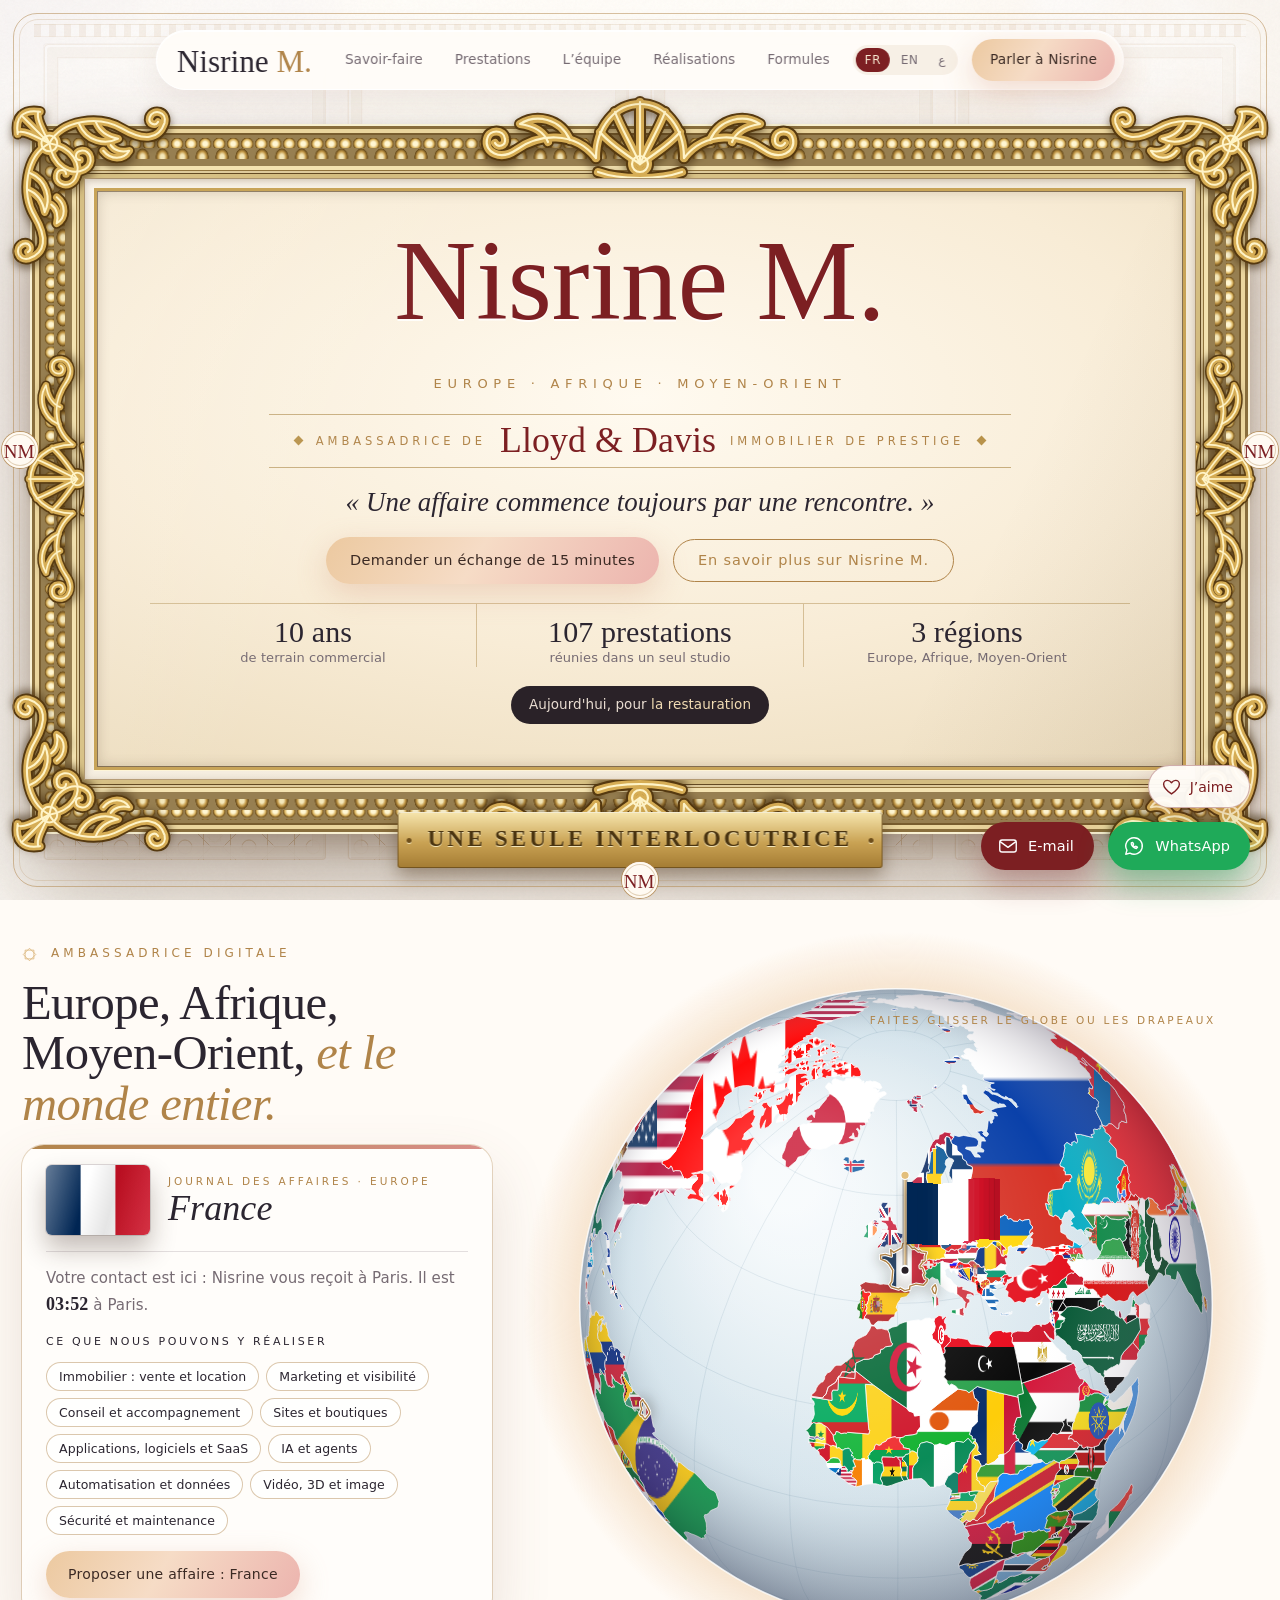
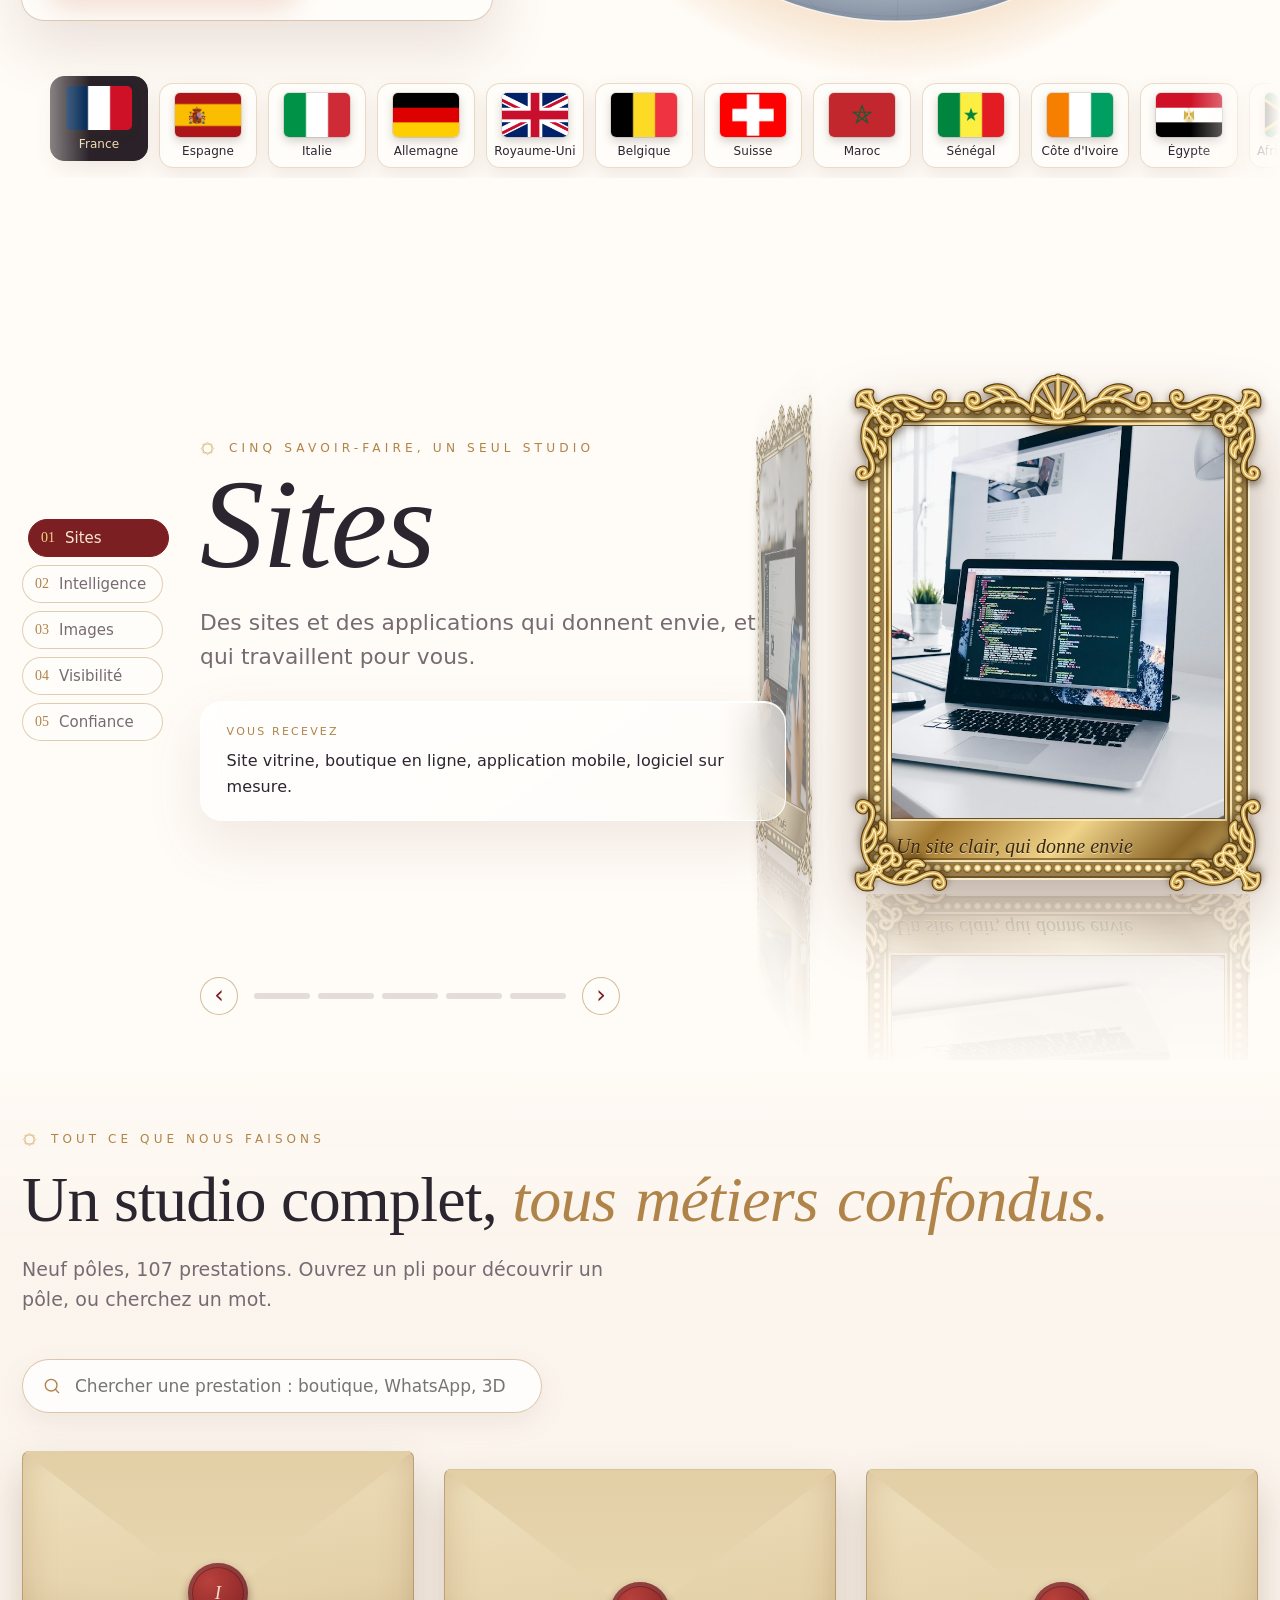
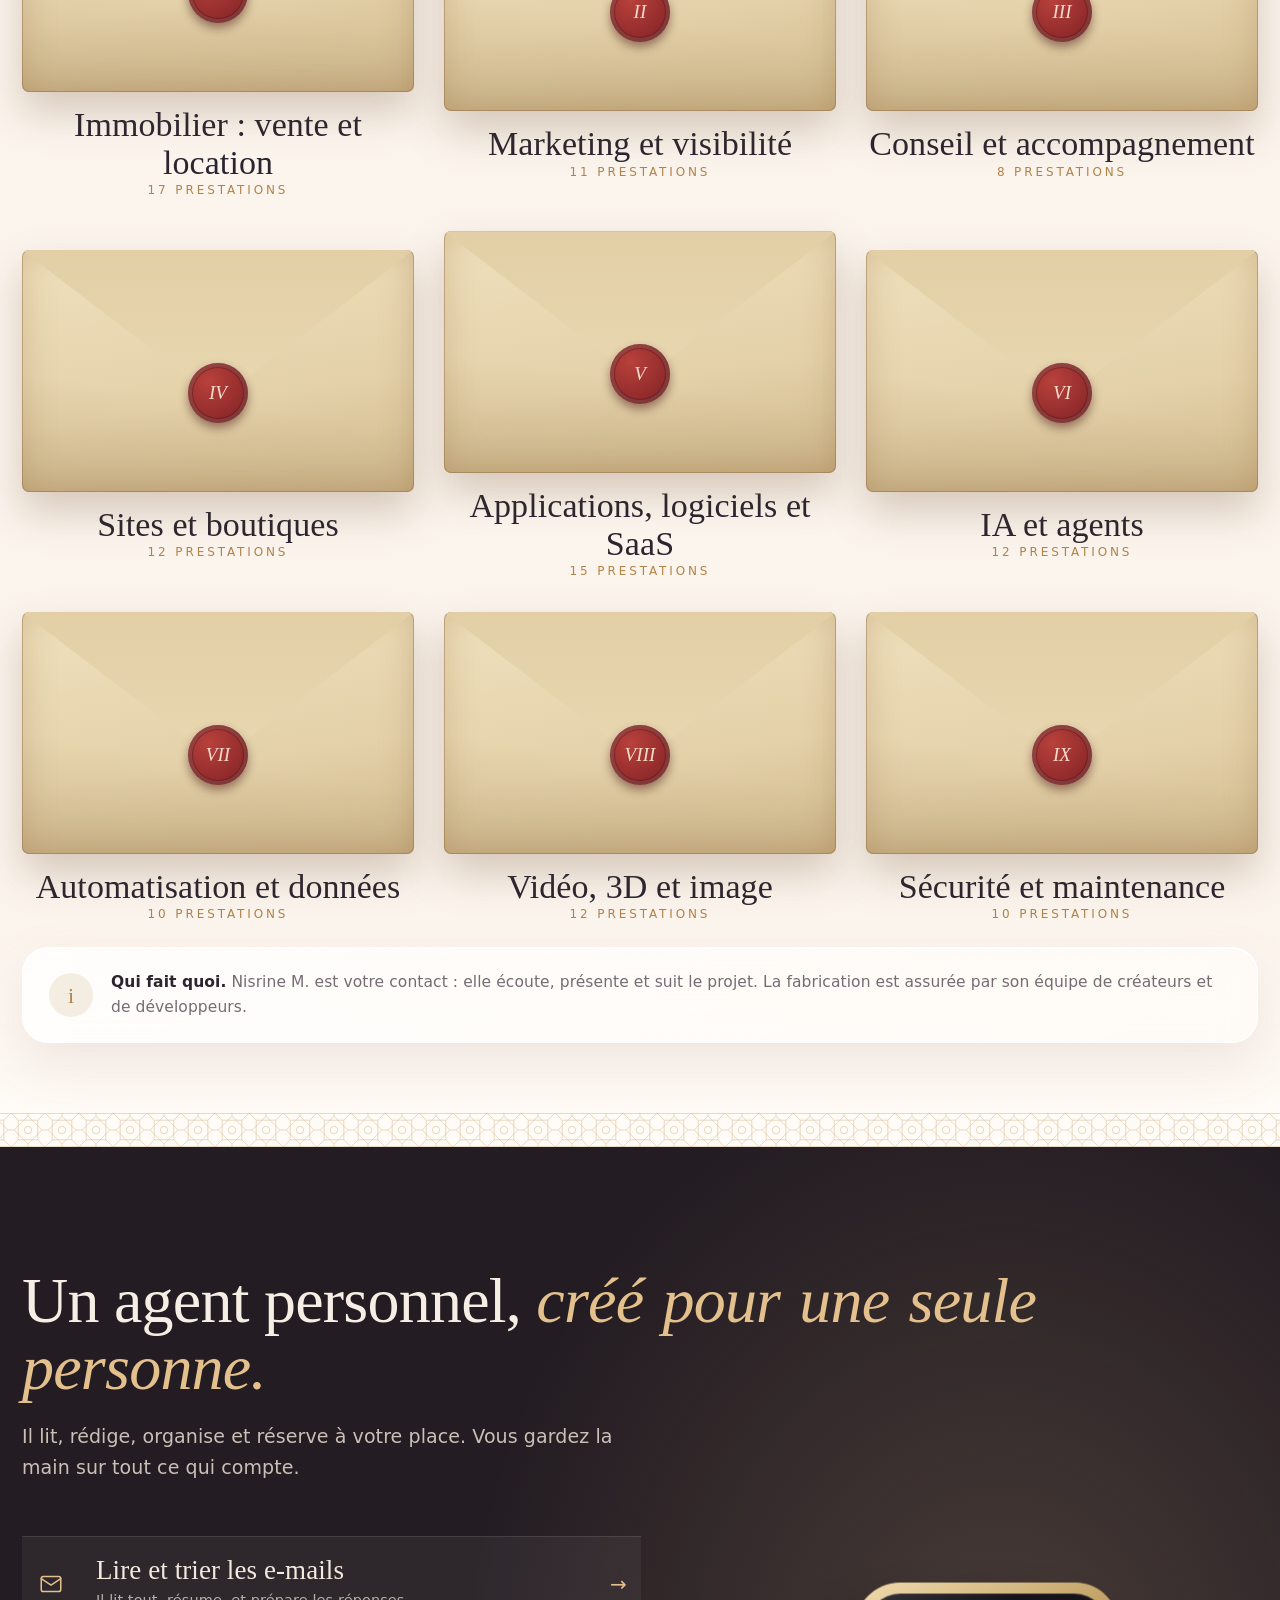
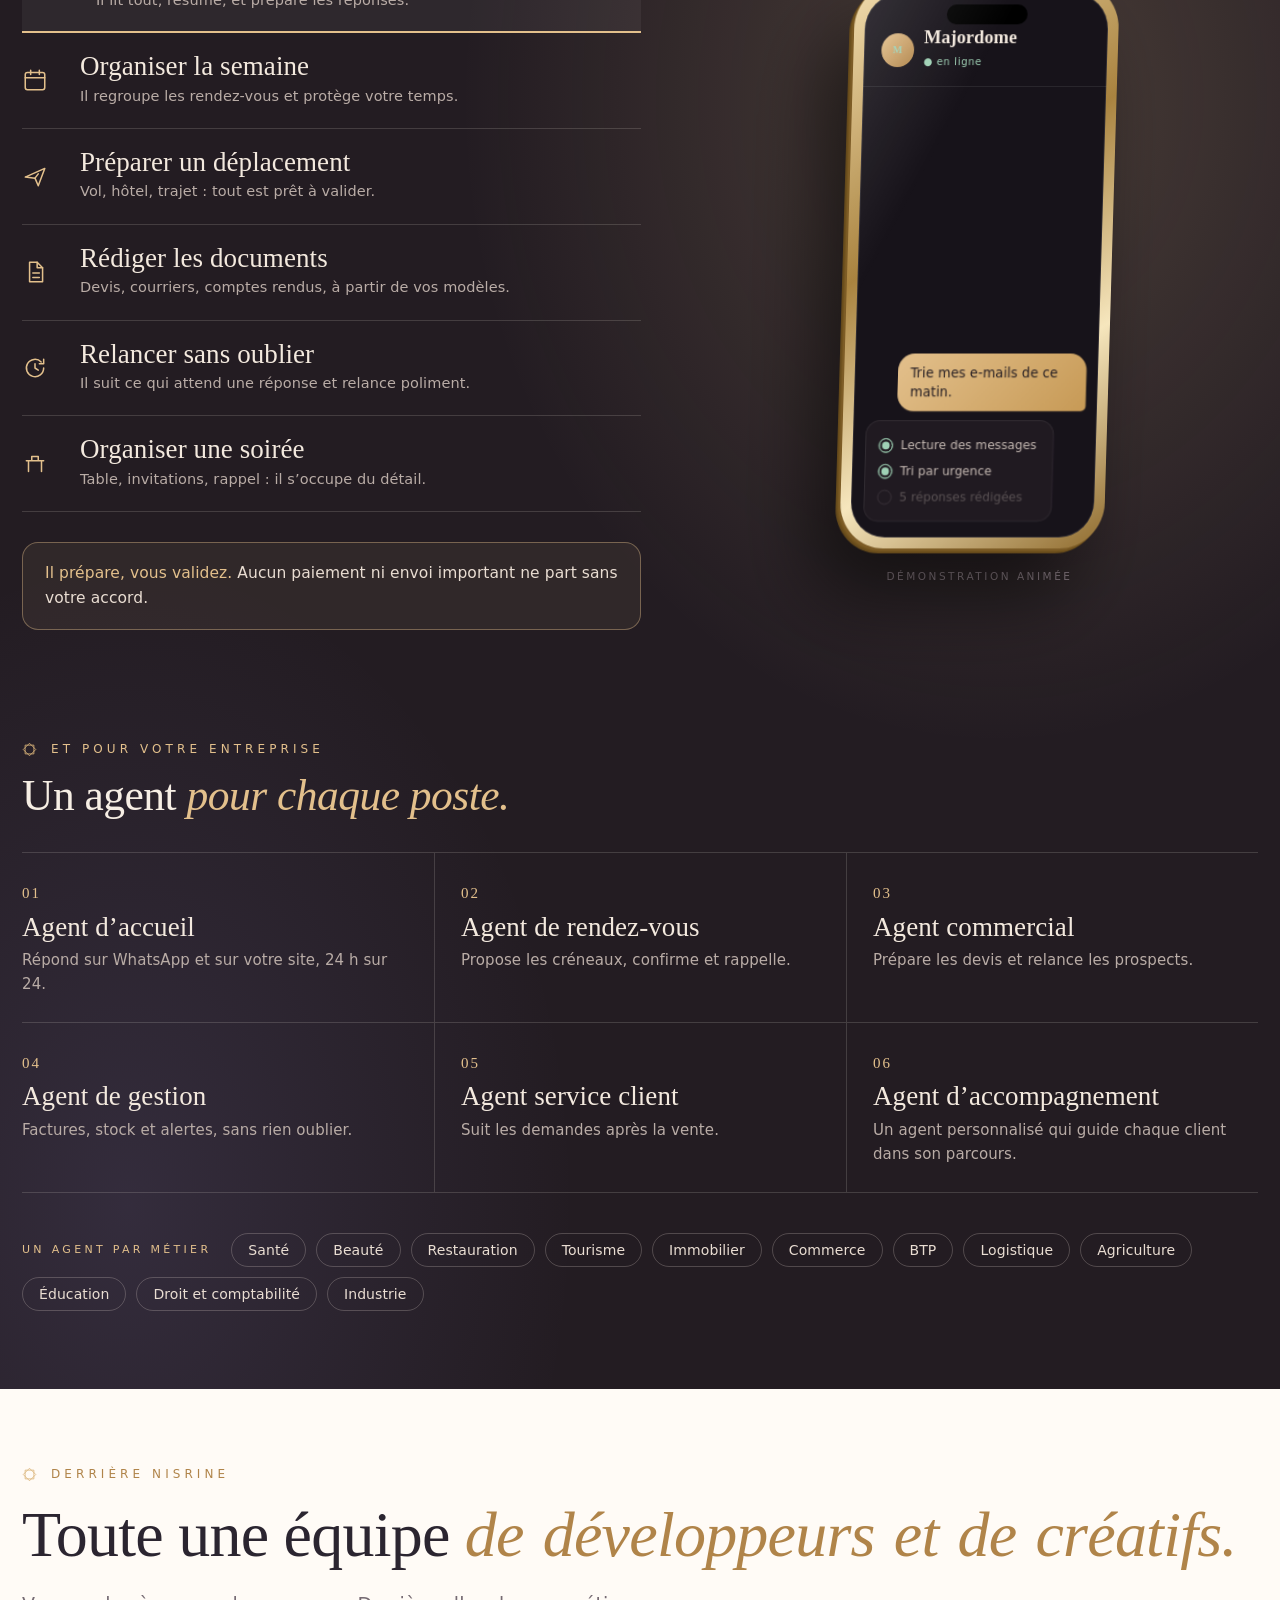
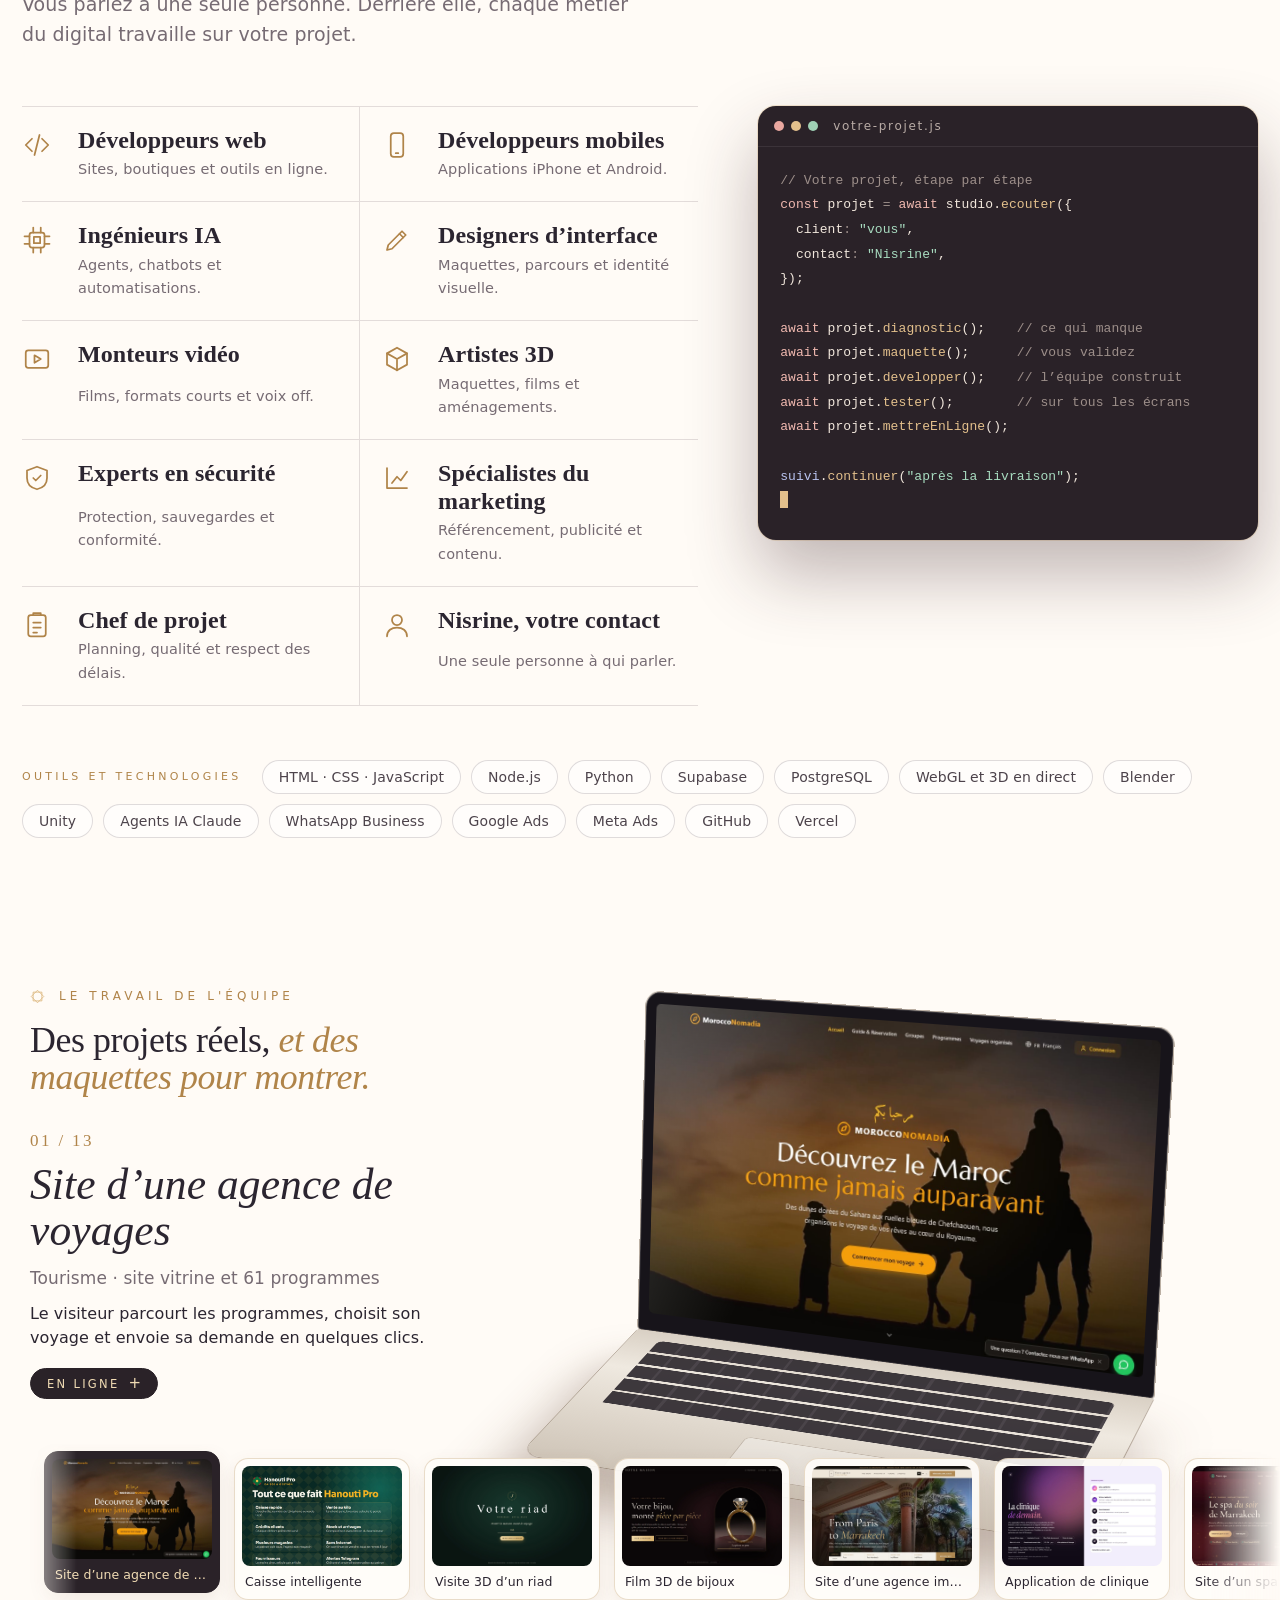
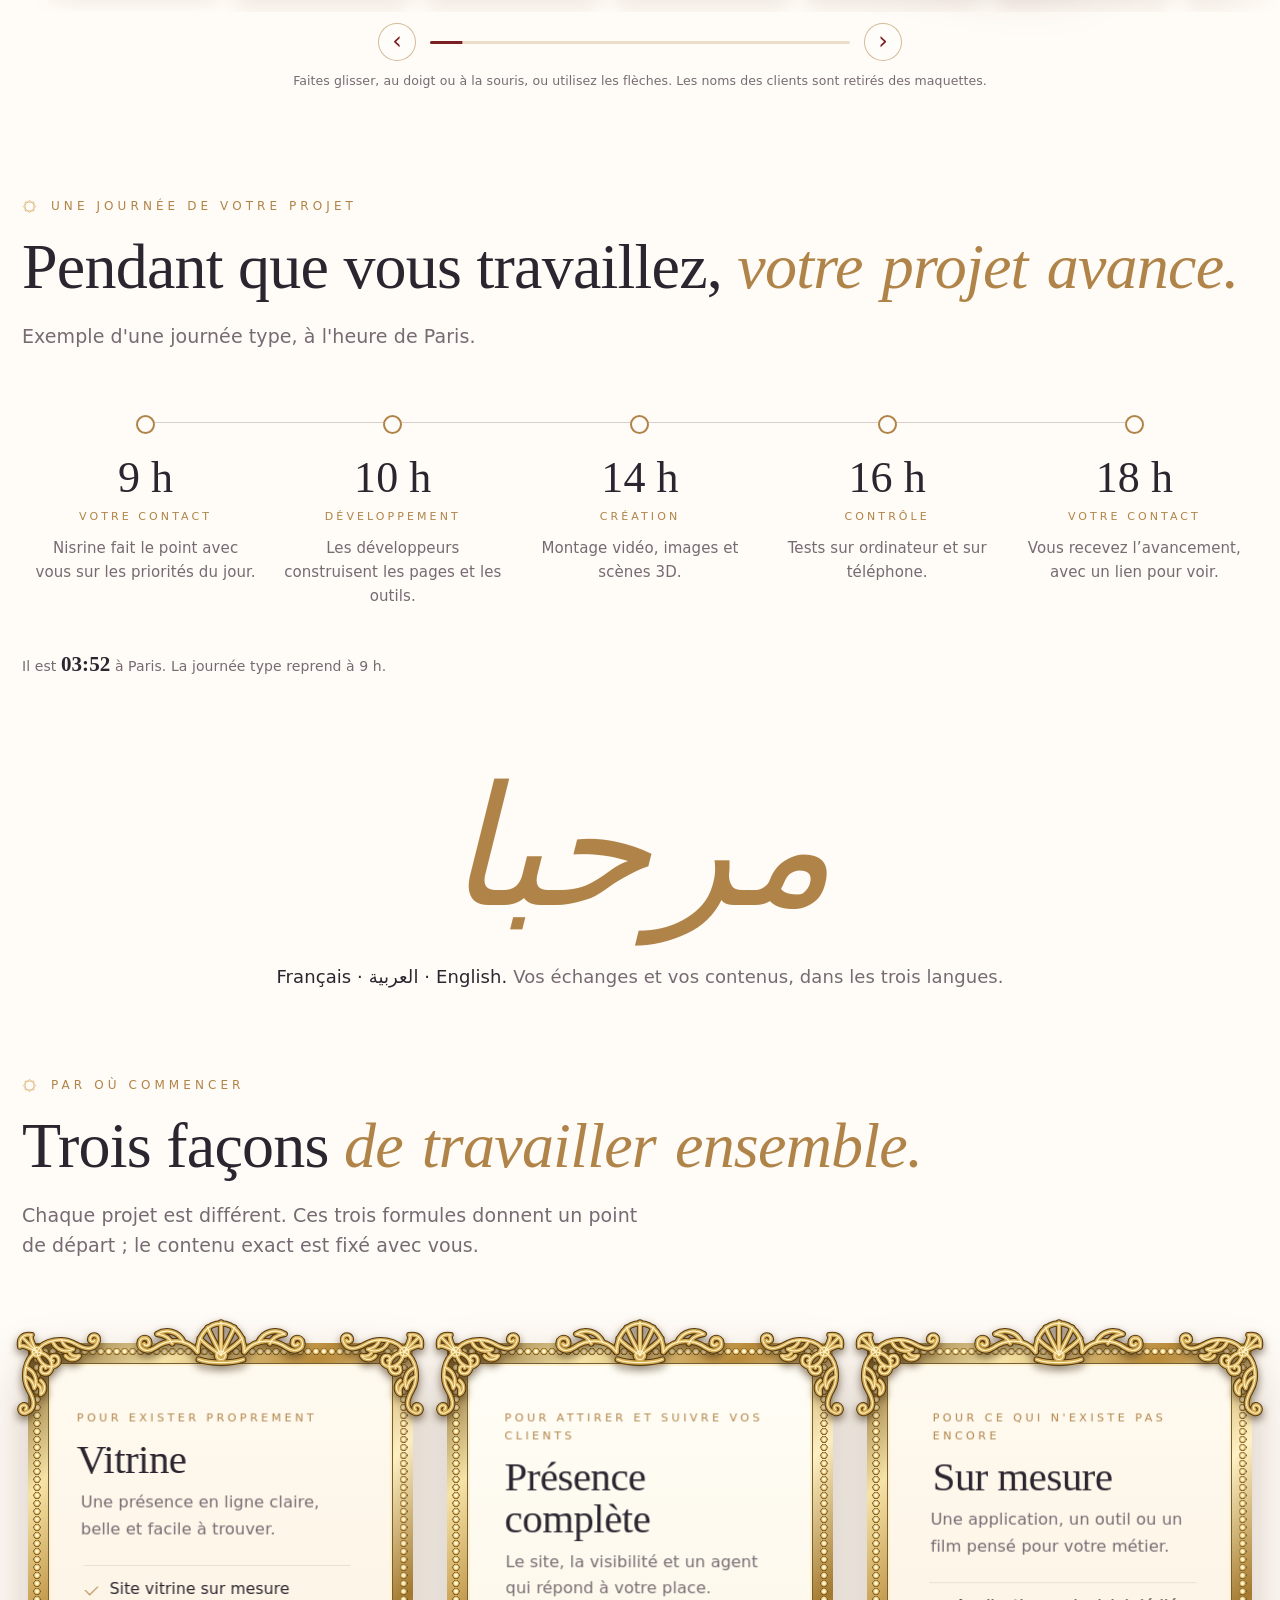
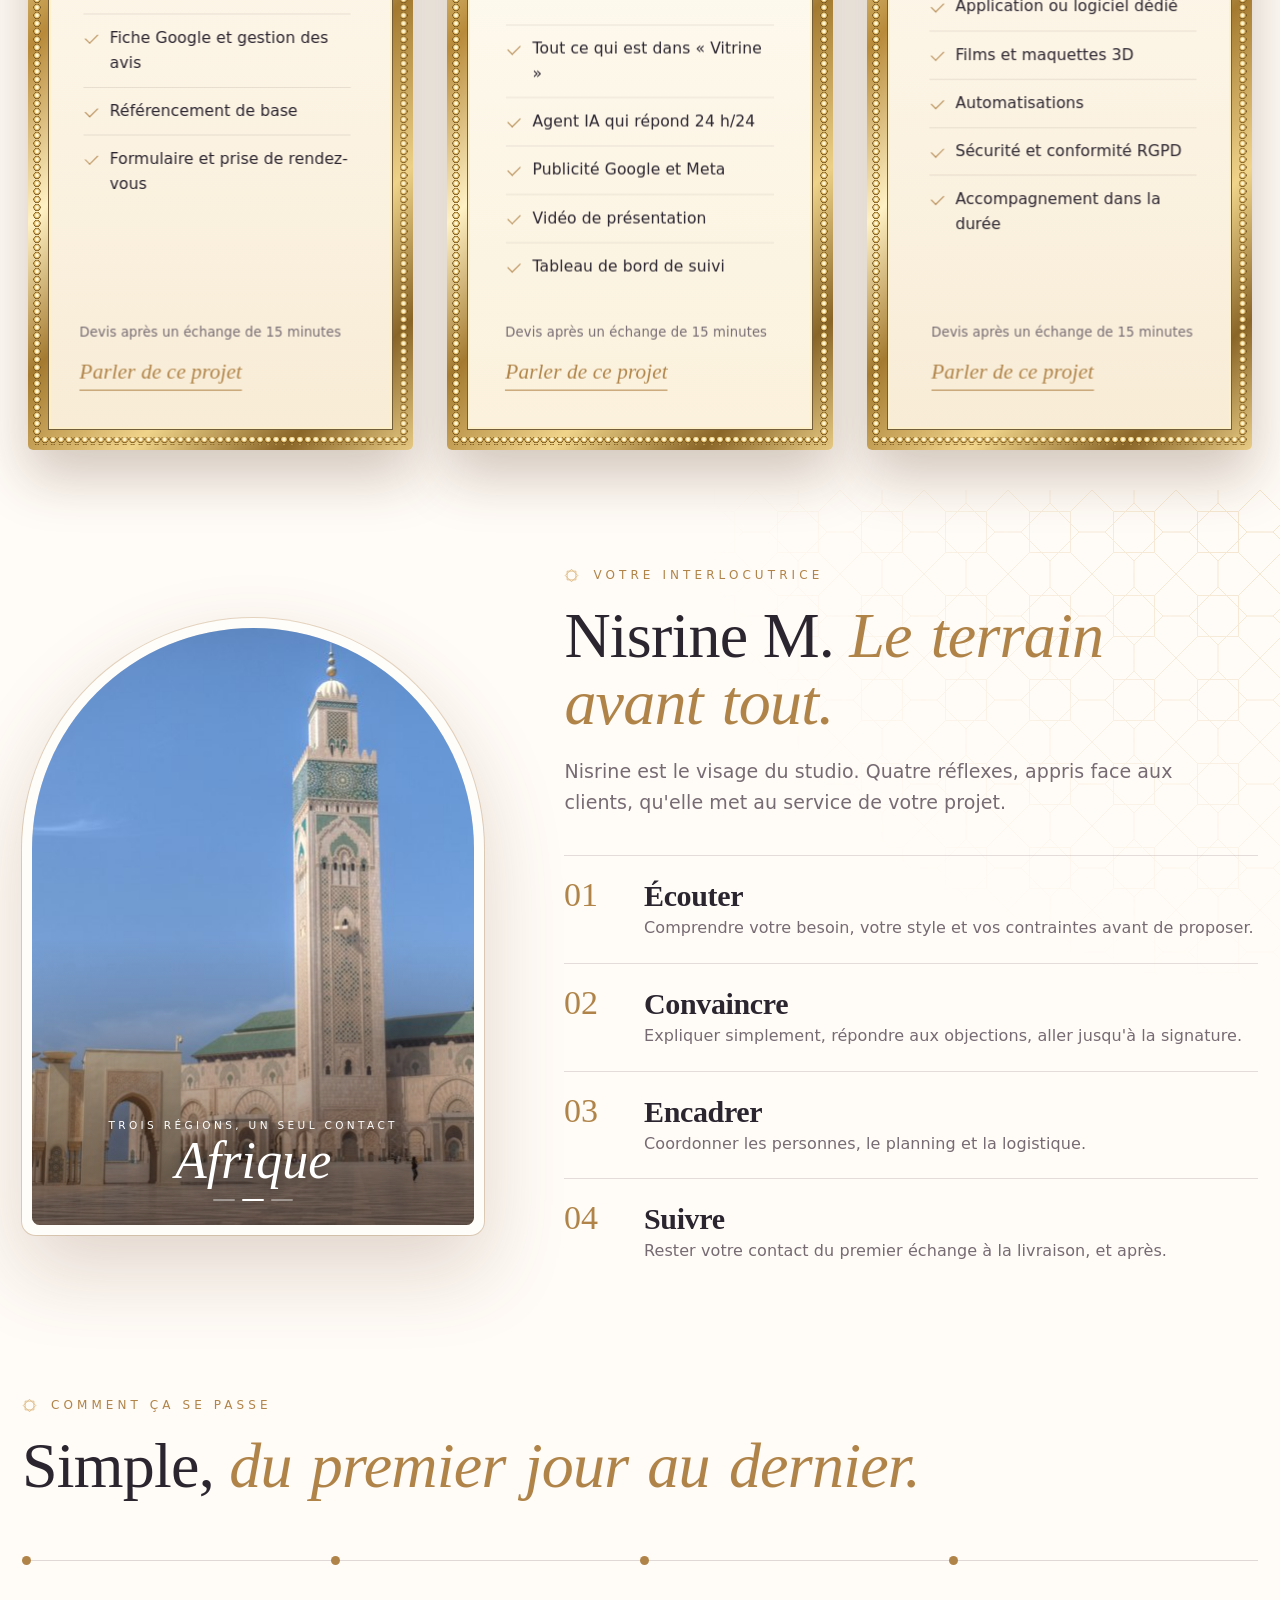
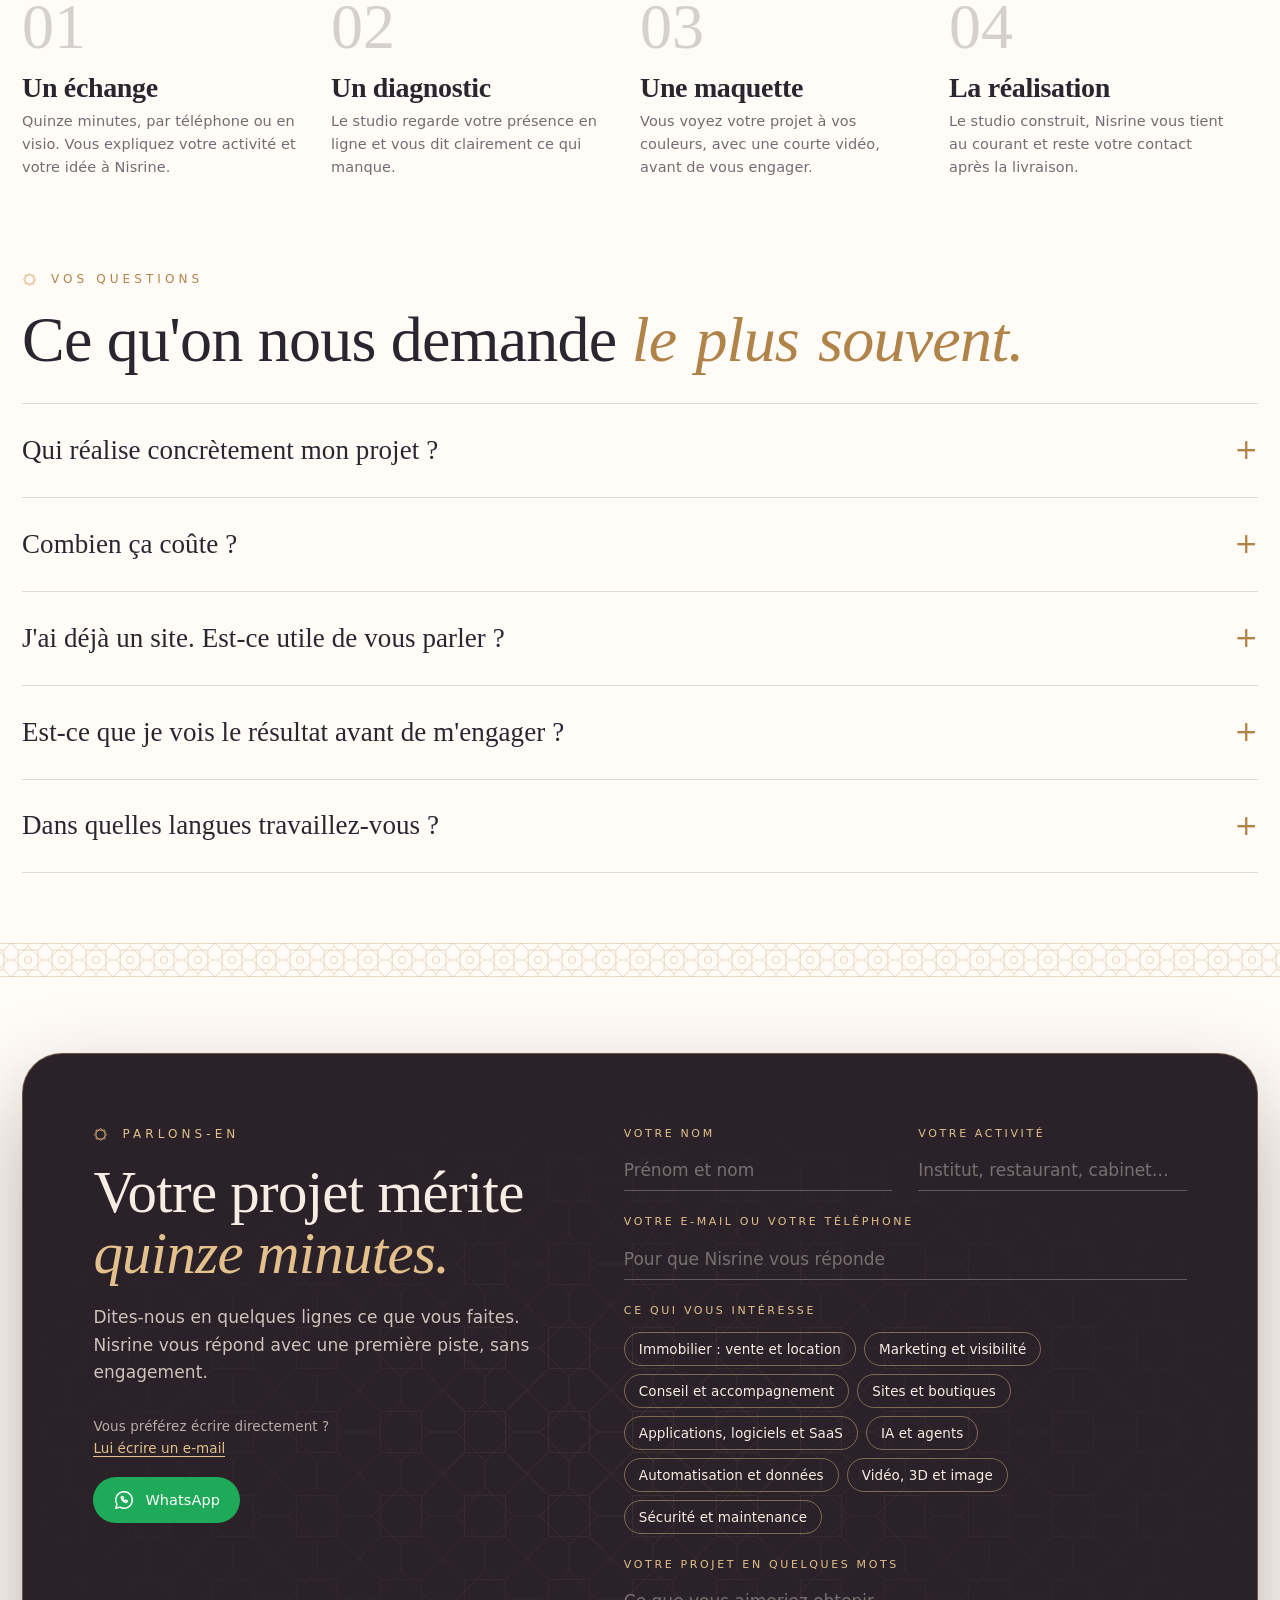
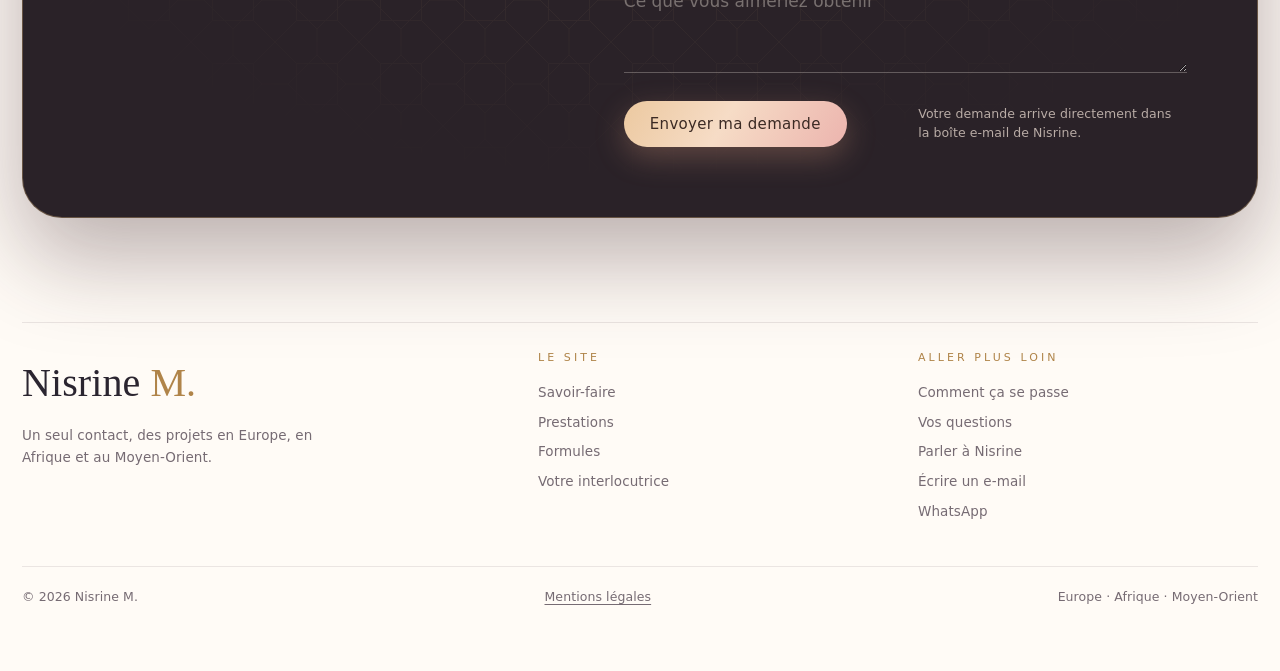
<file: index.html>
<!doctype html>
<html lang="fr">
<head>
<meta charset="utf-8">
<meta http-equiv="Content-Security-Policy" content="default-src 'self'; script-src 'self' 'unsafe-inline'; style-src 'self' 'unsafe-inline' https://fonts.googleapis.com; font-src https://fonts.gstatic.com; img-src 'self' data:; media-src 'self'; connect-src 'self' https://formsubmit.co; object-src 'none'; base-uri 'self'; form-action 'self' mailto:">
<meta name="referrer" content="strict-origin-when-cross-origin">
<meta name="viewport" content="width=device-width, initial-scale=1">
<title>Nisrine M. · Apporteuse d'affaires</title>
<meta name="description" content="Nisrine M., apporteuse d'affaires en Europe, en Afrique et au Moyen-Orient, ambassadrice de Lloyd &amp; Davis : sites, applications, agents IA, films 3D et publicité. Une seule interlocutrice, toute une équipe derrière elle.">
<link rel="canonical" href="https://nisrinemaouly.com/">
<link rel="alternate" hreflang="fr" href="https://nisrinemaouly.com/">
<link rel="alternate" hreflang="en" href="https://nisrinemaouly.com/en/">
<link rel="alternate" hreflang="ar" href="https://nisrinemaouly.com/ar/">
<link rel="alternate" hreflang="x-default" href="https://nisrinemaouly.com/">
<meta name="theme-color" content="#7c1f22">
<link rel="icon" href="data:image/svg+xml,%3Csvg xmlns='http://www.w3.org/2000/svg' viewBox='0 0 64 64'%3E%3Ccircle cx='32' cy='32' r='30' fill='%237c1f22'/%3E%3Ccircle cx='32' cy='32' r='25' fill='none' stroke='%23e9c773' stroke-width='2'/%3E%3Ctext x='32' y='43' text-anchor='middle' font-family='Georgia,serif' font-size='30' fill='%23f6e7d0'%3EN%3C/text%3E%3C/svg%3E">
<meta property="og:type" content="website">
<meta property="og:locale" content="fr_FR">
<meta property="og:url" content="https://nisrinemaouly.com/">
<meta property="og:title" content="Nisrine M. · Apporteuse d'affaires">
<meta property="og:description" content="Europe, Afrique, Moyen-Orient. Une seule interlocutrice pour tous vos projets. Ambassadrice de Lloyd &amp; Davis.">
<meta property="og:image" content="https://nisrinemaouly.com/assets/partage.jpg">
<meta property="og:image:width" content="1200">
<meta property="og:image:height" content="630">
<meta name="twitter:card" content="summary_large_image">
<link rel="preconnect" href="https://fonts.googleapis.com">
<link rel="preconnect" href="https://fonts.gstatic.com" crossorigin>
<link href="https://fonts.googleapis.com/css2?family=Pinyon+Script&family=IM+Fell+English:ital@0;1&family=Cormorant+Garamond:ital,wght@0,400;0,500;0,600;1,400;1,500&family=Jost:wght@300;400;500;600&display=swap" rel="stylesheet">
<script>document.documentElement.classList.add('js')</script>
<link rel="stylesheet" href="assets/site.css?v=f17e8ce1">
</head>
<body>
<a class="evite" href="#contenu">Aller au contenu</a>
<canvas id="fond" aria-hidden="true"></canvas>
<canvas id="ciel" aria-hidden="true"></canvas>
<div class="mursite" aria-hidden="true"><i></i><i></i><i></i><i></i><i></i><i></i><i></i><i></i></div>
<div class="grain" aria-hidden="true"></div>
<div id="prog" aria-hidden="true"></div>
<button type="button" class="coeur" id="coeur" aria-pressed="false" aria-label="J’aime ce site"><svg viewBox="0 0 24 24" aria-hidden="true"><path d="M12 20.500C5.500 15.800 3 12.600 3 9.300 3 6.800 5 5 7.300 5c1.800 0 3.500 1 4.700 2.700C13.200 6 14.900 5 16.700 5 19 5 21 6.800 21 9.300c0 3.300-2.500 6.500-9 11.200z"/></svg><span id="coeurmot">J’aime</span></button>
<a class="mel" href="mailto:nisrine.maouly@icloud.com" aria-label="Écrire un e-mail à Nisrine"><svg viewBox="0 0 24 24" aria-hidden="true"><rect x="3" y="5.500" width="18" height="13" rx="2.500"/><path d="M3.800 7.500l8.200 6 8.200-6"/></svg><span>E-mail</span></a>
<a class="wa" href="https://wa.me/33676958350" target="_blank" rel="noopener" aria-label="Écrire à Nisrine sur WhatsApp"><svg viewBox="0 0 24 24" aria-hidden="true"><path d="M12 3a9 9 0 0 0-7.700 13.600L3 21l4.600-1.200A9 9 0 1 0 12 3z"/><path d="M9 8.500c-.400 2.800 2.700 6 5.500 6.300l1.300-1.500-2-1.100-.9.800c-.9-.400-1.700-1.200-2.100-2.100l.8-.9-1.100-2z"/></svg><span>WhatsApp</span></a>
<div class="cadre-page" aria-hidden="true"><i></i><i></i><i></i></div>

<div id="entree" aria-hidden="true">
  <div class="env"><div class="dos"></div>
    <div class="lettre"><span>Pour vous</span><b>Nisrine <i>M.</i></b><em>Une seule interlocutrice pour tous vos projets.</em></div>
    <div class="devant"></div><div class="rabat"></div><div class="sceau">NM</div></div>
  <p class="mention">Vous avez un message</p>
</div>

<nav>
  <a class="nom" href="#accueil">Nisrine <i>M.</i></a>
  <a class="l" href="#methode">Savoir-faire</a>
    <a class="l" href="#poles">Prestations</a>
  <a class="l" href="#equipe">L’équipe</a>
  <a class="l" href="#realisations">Réalisations</a>
  <a class="l" href="#offres">Formules</a>
  <span class="lg" aria-label="Langue"><a href="./" class="on" lang="fr">FR</a><a href="en/" lang="en">EN</a><a href="ar/" lang="ar">ع</a></span>
  <a class="btn" href="#contact">Parler à Nisrine</a>
</nav>

<div class="lettre-fond" id="lettre" role="dialog" aria-modal="true" aria-label="En savoir plus sur Nisrine M." hidden>
  <div class="env2" aria-hidden="true"><i class="dos2"></i><i class="rab2"></i><i class="sceau2">NM</i></div>
  <article class="parchemin">
    <button type="button" class="fermer" id="fermelettre" aria-label="Fermer la lettre">×</button>
    <div class="aigle" aria-hidden="true">N</div>
    <h2 class="plume">Nisrine M.</h2>
    <p class="sousplume">Apporteuse d'affaires · Ambassadrice de Lloyd &amp; Davis</p>
    <p class="corps">Par la présente, il est porté à la connaissance de qui la lira que Nisrine M. met en relation ceux qui cherchent et ceux qui savent faire, dans les domaines ci-après&nbsp;:</p>
    <ol class="domaines"><li><b>Sites et boutiques en ligne</b><span>vitrines, commerce, réservations</span></li><li><b>Applications, logiciels et SaaS</b><span>outils sur mesure pour chaque métier</span></li><li><b>Intelligence artificielle et agents</b><span>assistants, chatbots, Majordome personnel</span></li><li><b>Automatisation et données</b><span>relances, devis, tableaux de bord</span></li><li><b>Vidéo, 3D et image</b><span>films, maquettes, visites virtuelles</span></li><li><b>Marketing et visibilité</b><span>référencement, publicité, réseaux</span></li><li><b>Sécurité et maintenance</b><span>protection, sauvegardes, conformité</span></li><li><b>Conseil et accompagnement</b><span>diagnostic, idées, suivi</span></li><li><b>Immobilier : vente et location</b><span>mise en relation d’acheteurs, de vendeurs et de bailleurs</span></li><li><b>Or et bijoux</b><span>mise en relation avec maisons et ateliers</span></li><li><b>Habits et mode</b><span>prêt-à-porter, créateurs, boutiques</span></li><li><b>Beauté et bien-être</b><span>instituts, spas, cliniques</span></li></ol>
    <p class="corps fin">Dix années de terrain, une seule parole. Toute affaire lui étant confiée sera suivie jusqu'à son terme.</p>
    <div class="basl"><span class="plume petit">Nisrine M.</span><i class="cire">NM</i></div>
    <a class="btn" href="#contact" id="lettrecontact">Lui proposer une affaire</a>
  </article>
</div>
<main id="contenu">
<section id="accueil" data-c="0">
  <div class="grandcadre rv">
    <figure class="tableau titre baroque">
      <svg width="0" height="0" style="position:absolute" aria-hidden="true"><defs><g id="o-coin"><path d="M38 38 C52 12 92 8 116 22 S156 34 162 16 C165 4 150 0 146 10 C144 17 152 20 155 15"/><path d="M70 17 C78 36 98 40 112 33 C100 31 92 25 88 15"/><path d="M38 38 C62 42 74 60 66 76 C60 87 44 83 46 72 C47 65 56 65 56 71"/><path d="M96 46 C104 56 118 56 124 46 C116 48 108 46 104 40"/><path d="M38 38 C30 22 24 12 26 4"/><path d="M 38 38 C 12 52 8 92 22 116 S 34 156 16 162 C 4 165 0 150 10 146 C 17 144 20 152 15 155"/><path d="M 17 70 C 36 78 40 98 33 112 C 31 100 25 92 15 88"/><path d="M 38 38 C 42 62 60 74 76 66 C 87 60 83 44 72 46 C 65 47 65 56 71 56"/><path d="M 46 96 C 56 104 56 118 46 124 C 48 116 46 108 40 104"/><path d="M 38 38 C 22 30 12 24 4 26"/><path d="M38 38 L9 9"/><path d="M4 28 C1 10 10 1 28 4"/><circle cx="38" cy="38" r="8.500" class="plein"/></g><g id="o-crete"><path d="M204 66 C226 38 262 42 284 58 C300 69 316 60 313 47 C311 37 296 37 295 47 C294 54 302 56 305 51"/><path d="M230 48 C240 26 264 22 280 32 C266 34 256 40 252 50"/><path d="M160 72 C170 50 180 34 185 20"/><path d="M160 72 C178 60 192 50 200 40"/><path d="M160 12 C184 12 204 34 204 66"/><path d="M 116 66 C 94 38 58 42 36 58 C 20 69 4 60 7 47 C 9 37 24 37 25 47 C 26 54 18 56 15 51"/><path d="M 90 48 C 80 26 56 22 40 32 C 54 34 64 40 68 50"/><path d="M 160 72 C 150 50 140 34 135 20"/><path d="M 160 72 C 142 60 128 50 120 40"/><path d="M 160 12 C 136 12 116 34 116 66"/><path d="M160 72 L160 10"/><path d="M118 80 C140 88 180 88 202 80"/><circle cx="160" cy="72" r="8" class="plein"/></g></defs></svg><svg class="orn oc o1" viewBox="0 0 170 170" aria-hidden="true"><use href="#o-coin" class="a"/><use href="#o-coin" class="b"/><use href="#o-coin" class="c"/></svg><svg class="orn oc o2" viewBox="0 0 170 170" aria-hidden="true"><use href="#o-coin" class="a"/><use href="#o-coin" class="b"/><use href="#o-coin" class="c"/></svg><svg class="orn oc o3" viewBox="0 0 170 170" aria-hidden="true"><use href="#o-coin" class="a"/><use href="#o-coin" class="b"/><use href="#o-coin" class="c"/></svg><svg class="orn oc o4" viewBox="0 0 170 170" aria-hidden="true"><use href="#o-coin" class="a"/><use href="#o-coin" class="b"/><use href="#o-coin" class="c"/></svg><svg class="orn ot" viewBox="0 0 320 92" aria-hidden="true"><use href="#o-crete" class="a"/><use href="#o-crete" class="b"/><use href="#o-crete" class="c"/></svg><svg class="orn ob" viewBox="0 0 320 92" aria-hidden="true"><use href="#o-crete" class="a"/><use href="#o-crete" class="b"/><use href="#o-crete" class="c"/></svg><svg class="orn og" viewBox="0 0 320 92" aria-hidden="true"><use href="#o-crete" class="a"/><use href="#o-crete" class="b"/><use href="#o-crete" class="c"/></svg><svg class="orn od" viewBox="0 0 320 92" aria-hidden="true"><use href="#o-crete" class="a"/><use href="#o-crete" class="b"/><use href="#o-crete" class="c"/></svg><i class="oves"></i>
      
      <div class="passe"><div class="toile titretoile">
        <h1 class="tgrand">Nisrine M.</h1>
        <div class="tregions">Europe · Afrique · Moyen-Orient</div>
        <div class="tamb"><i></i><span>Ambassadrice de</span><b>Lloyd &amp; Davis</b><span>Immobilier de prestige</span><i></i></div>
        <p class="tcit">« Une affaire commence toujours par une rencontre. »</p>
        <p class="ttxt">Sites, applications, agents IA, films 3D, immobilier, mode : Nisrine met en relation ceux qui ont un projet et l'équipe qui sait le réaliser, puis suit chaque dossier jusqu'au bout.</p>
        <div class="actions tact">
          <a class="btn" href="#contact">Demander un échange de 15 minutes</a>
          <button type="button" class="plusbtn" id="ouvrelettre">En savoir plus sur Nisrine M.</button>
        </div>
        <ul class="faits tfaits"><li><b>10 ans</b>de terrain commercial</li><li><b><span data-total>98</span> prestations</b>réunies dans un seul studio</li><li><b>3 régions</b>Europe, Afrique, Moyen-Orient</li></ul>
        <div class="domaine tdom">Aujourd'hui, pour <b id="domaine">le commerce</b></div>
      </div></div>
      <figcaption class="plaque"><b>Une seule interlocutrice</b></figcaption>
    </figure>
  </div>
</section>

<section id="globe" data-c="3">
  <div class="gpin">
    <canvas id="terre" aria-label="Globe terrestre : chaque pays porte les couleurs de son drapeau ; faites-le tourner ou cliquez sur un pays"></canvas>
    <div class="cadre gtxt">
      <div class="sur">Ambassadrice digitale</div>
      <h2>Europe, Afrique, Moyen-Orient, <em>et le monde entier.</em></h2>
      <div class="cherche"><svg viewBox="0 0 24 24"><circle cx="11" cy="11" r="7"/><path d="M20 20l-4-4"/></svg><input id="choixpays" list="listepays" placeholder="Choisir un pays : Émirats, Arabie saoudite, France…" aria-label="Choisir un pays" autocomplete="off"><datalist id="listepays"></datalist></div>
      <article class="jrn" id="jrn" aria-live="polite"></article>
    </div>
    <div class="gastuce" aria-hidden="true">Faites glisser le globe ou les drapeaux</div>
    <div class="bande" id="bande" aria-label="Tous les pays : faites glisser pour parcourir"></div>
  </div>
</section>

<section id="methode" data-c="1">
  <div class="epingle">
    
    <div class="carrousel" id="carrousel" aria-hidden="true"><div class="anneau3d"><figure class="pan on" style="--i:0"><svg class="orn oc o1" viewBox="0 0 170 170" aria-hidden="true"><use href="#o-coin" class="a"/><use href="#o-coin" class="b"/><use href="#o-coin" class="c"/></svg><svg class="orn oc o2" viewBox="0 0 170 170" aria-hidden="true"><use href="#o-coin" class="a"/><use href="#o-coin" class="b"/><use href="#o-coin" class="c"/></svg><svg class="orn oc o3" viewBox="0 0 170 170" aria-hidden="true"><use href="#o-coin" class="a"/><use href="#o-coin" class="b"/><use href="#o-coin" class="c"/></svg><svg class="orn oc o4" viewBox="0 0 170 170" aria-hidden="true"><use href="#o-coin" class="a"/><use href="#o-coin" class="b"/><use href="#o-coin" class="c"/></svg><svg class="orn ot" viewBox="0 0 320 92" aria-hidden="true"><use href="#o-crete" class="a"/><use href="#o-crete" class="b"/><use href="#o-crete" class="c"/></svg><video muted loop playsinline preload="none" data-poster="assets/poles/sites.jpg" src="assets/videos/sites.mp4"></video><figcaption>Un site clair, qui donne envie</figcaption></figure><figure class="pan" style="--i:1"><svg class="orn oc o1" viewBox="0 0 170 170" aria-hidden="true"><use href="#o-coin" class="a"/><use href="#o-coin" class="b"/><use href="#o-coin" class="c"/></svg><svg class="orn oc o2" viewBox="0 0 170 170" aria-hidden="true"><use href="#o-coin" class="a"/><use href="#o-coin" class="b"/><use href="#o-coin" class="c"/></svg><svg class="orn oc o3" viewBox="0 0 170 170" aria-hidden="true"><use href="#o-coin" class="a"/><use href="#o-coin" class="b"/><use href="#o-coin" class="c"/></svg><svg class="orn oc o4" viewBox="0 0 170 170" aria-hidden="true"><use href="#o-coin" class="a"/><use href="#o-coin" class="b"/><use href="#o-coin" class="c"/></svg><svg class="orn ot" viewBox="0 0 320 92" aria-hidden="true"><use href="#o-crete" class="a"/><use href="#o-crete" class="b"/><use href="#o-crete" class="c"/></svg><video muted loop playsinline preload="none" data-poster="assets/poles/ia.jpg" src="assets/videos/ia.mp4"></video><figcaption>Un agent qui répond à votre place</figcaption></figure><figure class="pan" style="--i:2"><svg class="orn oc o1" viewBox="0 0 170 170" aria-hidden="true"><use href="#o-coin" class="a"/><use href="#o-coin" class="b"/><use href="#o-coin" class="c"/></svg><svg class="orn oc o2" viewBox="0 0 170 170" aria-hidden="true"><use href="#o-coin" class="a"/><use href="#o-coin" class="b"/><use href="#o-coin" class="c"/></svg><svg class="orn oc o3" viewBox="0 0 170 170" aria-hidden="true"><use href="#o-coin" class="a"/><use href="#o-coin" class="b"/><use href="#o-coin" class="c"/></svg><svg class="orn oc o4" viewBox="0 0 170 170" aria-hidden="true"><use href="#o-coin" class="a"/><use href="#o-coin" class="b"/><use href="#o-coin" class="c"/></svg><svg class="orn ot" viewBox="0 0 320 92" aria-hidden="true"><use href="#o-crete" class="a"/><use href="#o-crete" class="b"/><use href="#o-crete" class="c"/></svg><video muted loop playsinline preload="none" data-poster="assets/poles/images.jpg" src="assets/videos/images.mp4"></video><figcaption>Votre lieu, visible avant d'exister</figcaption></figure><figure class="pan" style="--i:3"><svg class="orn oc o1" viewBox="0 0 170 170" aria-hidden="true"><use href="#o-coin" class="a"/><use href="#o-coin" class="b"/><use href="#o-coin" class="c"/></svg><svg class="orn oc o2" viewBox="0 0 170 170" aria-hidden="true"><use href="#o-coin" class="a"/><use href="#o-coin" class="b"/><use href="#o-coin" class="c"/></svg><svg class="orn oc o3" viewBox="0 0 170 170" aria-hidden="true"><use href="#o-coin" class="a"/><use href="#o-coin" class="b"/><use href="#o-coin" class="c"/></svg><svg class="orn oc o4" viewBox="0 0 170 170" aria-hidden="true"><use href="#o-coin" class="a"/><use href="#o-coin" class="b"/><use href="#o-coin" class="c"/></svg><svg class="orn ot" viewBox="0 0 320 92" aria-hidden="true"><use href="#o-crete" class="a"/><use href="#o-crete" class="b"/><use href="#o-crete" class="c"/></svg><video muted loop playsinline preload="none" data-poster="assets/poles/pub.jpg" src="assets/videos/pub.mp4"></video><figcaption>Des chiffres qui montent</figcaption></figure><figure class="pan" style="--i:4"><svg class="orn oc o1" viewBox="0 0 170 170" aria-hidden="true"><use href="#o-coin" class="a"/><use href="#o-coin" class="b"/><use href="#o-coin" class="c"/></svg><svg class="orn oc o2" viewBox="0 0 170 170" aria-hidden="true"><use href="#o-coin" class="a"/><use href="#o-coin" class="b"/><use href="#o-coin" class="c"/></svg><svg class="orn oc o3" viewBox="0 0 170 170" aria-hidden="true"><use href="#o-coin" class="a"/><use href="#o-coin" class="b"/><use href="#o-coin" class="c"/></svg><svg class="orn oc o4" viewBox="0 0 170 170" aria-hidden="true"><use href="#o-coin" class="a"/><use href="#o-coin" class="b"/><use href="#o-coin" class="c"/></svg><svg class="orn ot" viewBox="0 0 320 92" aria-hidden="true"><use href="#o-crete" class="a"/><use href="#o-crete" class="b"/><use href="#o-crete" class="c"/></svg><video muted loop playsinline preload="none" data-poster="assets/poles/securite.jpg" src="assets/videos/securite.mp4"></video><figcaption>Vos accès, bien protégés</figcaption></figure></div></div>
    <div class="cadre">
      <div class="pas">
        <div class="sur">Cinq savoir-faire, un seul studio</div>
        <ol class="sommaire" id="sommaire" aria-label="Sommaire"><li><button type="button" class="on"><span>01</span>Sites</button></li><li><button type="button"><span>02</span>Intelligence</button></li><li><button type="button"><span>03</span>Images</button></li><li><button type="button"><span>04</span>Visibilité</button></li><li><button type="button"><span>05</span>Confiance</button></li></ol>
        <div class="bloc" id="bloc">
          <div class="on"><h3><em>Sites</em></h3><p>Des sites et des applications qui donnent envie, et qui travaillent pour vous.</p>
            <div class="preuve verre"><small>Vous recevez</small>Site vitrine, boutique en ligne, application mobile, logiciel sur mesure.</div></div>
          <div><h3><em>Intelligence</em></h3><p>Des agents IA qui répondent, accompagnent et organisent, jour et nuit.</p>
            <div class="preuve verre"><small>Vous recevez</small>Agents et chatbots, agents d'accompagnement personnalisés, automatisations.</div></div>
          <div><h3><em>Images</em></h3><p>Des films et des maquettes 3D qui montrent un projet avant même qu'il existe.</p>
            <div class="preuve verre"><small>Vous recevez</small>Montage, films 3D, maquettes, aménagement intérieur et extérieur pour l'immobilier.</div></div>
          <div><h3><em>Visibilité</em></h3><p>Être trouvé sur Google, être choisi sur les réseaux.</p>
            <div class="preuve verre"><small>Vous recevez</small>Référencement, Google Ads, publicité Meta, contenu, image de marque.</div></div>
          <div><h3><em>Confiance</em></h3><p>Un site protégé, en règle, et quelqu'un qui répond quand vous appelez.</p>
            <div class="preuve verre"><small>Vous recevez</small>Sécurité, maintenance, conformité RGPD, suivi dans la durée.</div></div>
        </div>
      </div>
    </div>
    <div class="jalons" id="jalons"><button type="button" class="fl" data-d="-1" aria-label="Précédent">&#8249;</button><i></i><i></i><i></i><i></i><i></i><button type="button" class="fl" data-d="1" aria-label="Suivant">&#8250;</button></div>
  </div>
</section>

<section id="poles" data-c="3">
  <div class="cadre">
    <div class="sur rv">Tout ce que nous faisons</div>
    <h2 class="mots">Un studio complet, <em>tous métiers confondus.</em></h2>
    <p class="chapo rv">Neuf pôles, <span data-total>87</span> prestations. Ouvrez un pli pour découvrir un pôle, ou cherchez un mot.</p>
    <div class="cherche rv"><svg viewBox="0 0 24 24"><circle cx="11" cy="11" r="7"/><path d="M20 20l-4-4"/></svg><input id="cherche" type="search" placeholder="Chercher une prestation : boutique, WhatsApp, 3D…" aria-label="Chercher une prestation" autocomplete="off"></div>
    <div class="plis rv" id="plis"></div>
    <div class="poles rv" id="polesbloc" hidden>
      <div class="onglets" id="onglets" role="tablist"></div>
      <div class="panneau verre" id="panneau" role="tabpanel"></div>
    </div>
    <div class="note verre rv"><div class="pt">i</div><div><b>Qui fait quoi.</b> Nisrine M. est votre contact : elle écoute, présente et suit le projet. La fabrication est assurée par son équipe de créateurs et de développeurs.</div></div>
  </div>
</section>

<div class="zellige" aria-hidden="true"></div>
<section id="majordome" data-c="0">
  <div class="cadre">
    <div class="sur rv">Le Majordome IA de Nisrine <span class="nouveau">Nouveau</span></div>
    <h2 class="mots">Un agent personnel, <em>créé pour une seule personne.</em></h2>
    <p class="chapo rv">Il lit, rédige, organise et réserve à votre place. Vous gardez la main sur tout ce qui compte.</p>
    <div class="maj">
      <div class="rv">
        <ul class="missions" id="missions"><li tabindex="0" role="button" data-m="0"><svg viewBox="0 0 24 24"><rect x="3" y="5" width="18" height="14" rx="2"/><path d="M3 7l9 6 9-6"/></svg><div><b>Lire et trier les e-mails</b><span>Il lit tout, résume, et prépare les réponses.</span></div><i>→</i></li><li tabindex="0" role="button" data-m="1"><svg viewBox="0 0 24 24"><rect x="3" y="5" width="18" height="16" rx="2"/><path d="M3 10h18M8 3v4M16 3v4"/></svg><div><b>Organiser la semaine</b><span>Il regroupe les rendez-vous et protège votre temps.</span></div><i>→</i></li><li tabindex="0" role="button" data-m="2"><svg viewBox="0 0 24 24"><path d="M3 13l18-8-6 16-3-7z"/><path d="M12 14l3-4"/></svg><div><b>Préparer un déplacement</b><span>Vol, hôtel, trajet : tout est prêt à valider.</span></div><i>→</i></li><li tabindex="0" role="button" data-m="3"><svg viewBox="0 0 24 24"><path d="M7 3h7l5 5v13H7z"/><path d="M14 3v5h5M10 13h6M10 17h6"/></svg><div><b>Rédiger les documents</b><span>Devis, courriers, comptes rendus, à partir de vos modèles.</span></div><i>→</i></li><li tabindex="0" role="button" data-m="4"><svg viewBox="0 0 24 24"><path d="M20 12a8 8 0 1 1-2.300-5.600"/><path d="M20 4v4h-4M12 8v4l3 2"/></svg><div><b>Relancer sans oublier</b><span>Il suit ce qui attend une réponse et relance poliment.</span></div><i>→</i></li><li tabindex="0" role="button" data-m="5"><svg viewBox="0 0 24 24"><path d="M4 9h16M6 9v10M18 9v10M9 9V5h6v4"/></svg><div><b>Organiser une soirée</b><span>Table, invitations, rappel : il s’occupe du détail.</span></div><i>→</i></li></ul>
        <div class="regle"><b>Il prépare, vous validez.</b> Aucun paiement ni envoi important ne part sans votre accord.</div>
      </div>
      <div class="tscene rv" aria-hidden="true">
        <div>
          <div class="tel3d" id="tel3d"><div class="ecr"><div class="haut"><span class="av">M</span><div><b>Majordome</b><span>● en ligne</span></div></div><div class="fil2" id="fil2"></div></div></div>
          <div class="demo">Démonstration animée</div>
        </div>
      </div>
    </div>
    <div class="agents">
      <div class="sur rv">Et pour votre entreprise</div>
      <h3 class="rv" style="margin-top:14px">Un agent <em>pour chaque poste.</em></h3>
      <div class="ag rv"><div><small>01</small><b>Agent d’accueil</b><p>Répond sur WhatsApp et sur votre site, 24 h sur 24.</p></div><div><small>02</small><b>Agent de rendez-vous</b><p>Propose les créneaux, confirme et rappelle.</p></div><div><small>03</small><b>Agent commercial</b><p>Prépare les devis et relance les prospects.</p></div><div><small>04</small><b>Agent de gestion</b><p>Factures, stock et alertes, sans rien oublier.</p></div><div><small>05</small><b>Agent service client</b><p>Suit les demandes après la vente.</p></div><div><small>06</small><b>Agent d’accompagnement</b><p>Un agent personnalisé qui guide chaque client dans son parcours.</p></div></div>
      <div class="metiers2 rv"><span>Un agent par métier</span><b>Santé</b><b>Beauté</b><b>Restauration</b><b>Tourisme</b><b>Immobilier</b><b>Commerce</b><b>BTP</b><b>Logistique</b><b>Agriculture</b><b>Éducation</b><b>Droit et comptabilité</b><b>Industrie</b></div>
    </div>
  </div>
</section>

<section id="equipe" data-c="1">
  <div class="cadre">
    <div class="sur rv">Derrière Nisrine</div>
    <h2 class="mots">Toute une équipe <em>de développeurs et de créatifs.</em></h2>
    <p class="chapo rv">Vous parlez à une seule personne. Derrière elle, chaque métier du digital travaille sur votre projet.</p>
    <div class="eq">
      <ul class="metiers rv"><li><svg viewBox="0 0 24 24"><path d="M8 7l-5 5 5 5M16 7l5 5-5 5M14 4l-4 16"/></svg><b>Développeurs web</b><span>Sites, boutiques et outils en ligne.</span></li><li><svg viewBox="0 0 24 24"><rect x="7" y="2.500" width="10" height="19" rx="2.500"/><path d="M11 18.500h2"/></svg><b>Développeurs mobiles</b><span>Applications iPhone et Android.</span></li><li><svg viewBox="0 0 24 24"><rect x="6" y="6" width="12" height="12" rx="2"/><path d="M9.500 9.500h5v5h-5zM9 2v4M15 2v4M9 18v4M15 18v4M2 9h4M2 15h4M18 9h4M18 15h4"/></svg><b>Ingénieurs IA</b><span>Agents, chatbots et automatisations.</span></li><li><svg viewBox="0 0 24 24"><path d="M4 20l4-1L19 8l-3-3L5 16z"/><path d="M14 7l3 3"/></svg><b>Designers d’interface</b><span>Maquettes, parcours et identité visuelle.</span></li><li><svg viewBox="0 0 24 24"><rect x="3" y="5" width="18" height="14" rx="2"/><path d="M10 9l5 3-5 3z"/></svg><b>Monteurs vidéo</b><span>Films, formats courts et voix off.</span></li><li><svg viewBox="0 0 24 24"><path d="M12 3l8 4.500v9L12 21l-8-4.500v-9z"/><path d="M12 12l8-4.500M12 12v9M12 12L4 7.500"/></svg><b>Artistes 3D</b><span>Maquettes, films et aménagements.</span></li><li><svg viewBox="0 0 24 24"><path d="M12 3l8 3v6c0 5-3.500 8-8 9-4.500-1-8-4-8-9V6z"/><path d="M9 12l2 2 4-4"/></svg><b>Experts en sécurité</b><span>Protection, sauvegardes et conformité.</span></li><li><svg viewBox="0 0 24 24"><path d="M4 20V4M4 20h16M8 16l4-5 3 3 5-7"/></svg><b>Spécialistes du marketing</b><span>Référencement, publicité et contenu.</span></li><li><svg viewBox="0 0 24 24"><rect x="5" y="4" width="14" height="17" rx="2"/><path d="M9 4V2.500h6V4M9 10h6M9 14h6M9 18h3"/></svg><b>Chef de projet</b><span>Planning, qualité et respect des délais.</span></li><li><svg viewBox="0 0 24 24"><circle cx="12" cy="8" r="4"/><path d="M4 21c0-4.500 3.600-7 8-7s8 2.500 8 7"/></svg><b>Nisrine, votre contact</b><span>Une seule personne à qui parler.</span></li></ul>
      <div class="code rv" aria-hidden="true">
        <div class="barre2"><i></i><i></i><i></i>votre-projet.js</div>
        <pre id="code"></pre>
      </div>
    </div>
    <div class="techs rv"><span>Outils et technologies</span><b>HTML · CSS · JavaScript</b><b>Node.js</b><b>Python</b><b>Supabase</b><b>PostgreSQL</b><b>WebGL et 3D en direct</b><b>Blender</b><b>Unity</b><b>Agents IA Claude</b><b>WhatsApp Business</b><b>Google Ads</b><b>Meta Ads</b><b>GitHub</b><b>Vercel</b></div>
  </div>
</section>

<section id="realisations" data-c="1">
  <div class="rpin">
    <div class="rgrille">
      <div class="rtxt">
        <div class="sur rv">Le travail de l'équipe</div>
        <h2 class="rv">Des projets réels, <em>et des maquettes pour montrer.</em></h2>
        <div class="rfiches" id="rfiches"><div class="on"><span class="no">01 / 13</span><b>Site d’une agence de voyages</b><p>Tourisme · site vitrine et 61 programmes</p><p class="rplus">Le visiteur parcourt les programmes, choisit son voyage et envoie sa demande en quelques clics.</p><button type="button" class="etq vrai" aria-expanded="false">En ligne</button><small class="edef">Site réel, aujourd’hui en ligne.</small></div><div><span class="no">02 / 13</span><b>Caisse intelligente</b><p>Commerce · stock, crédits clients, fournisseurs</p><p class="rplus">Le commerçant encaisse, suit son stock et voit qui lui doit de l’argent, sur un seul écran.</p><button type="button" class="etq vrai" aria-expanded="false">Projet réel</button><small class="edef">Projet réel de l’équipe. Le nom du client n’est pas affiché.</small></div><div><span class="no">03 / 13</span><b>Visite 3D d’un riad</b><p>Tourisme · visiter la maison avant le voyage</p><p class="rplus">Le voyageur se promène dans la maison, pièce par pièce, avant de réserver.</p><button type="button" class="etq" aria-expanded="false">Maquette de démonstration</button><small class="edef">Exemple construit par l’équipe pour montrer ce qui est possible. Ce n’est pas un client : votre projet sera fait sur mesure.</small></div><div><span class="no">04 / 13</span><b>Film 3D de bijoux</b><p>Bijouterie · le bijou monté pièce par pièce</p><p class="rplus">Un film en relief montre le bijou sous tous les angles, monté pièce par pièce.</p><button type="button" class="etq" aria-expanded="false">Maquette de démonstration</button><small class="edef">Exemple construit par l’équipe pour montrer ce qui est possible. Ce n’est pas un client : votre projet sera fait sur mesure.</small></div><div><span class="no">05 / 13</span><b>Site d’une agence immobilière</b><p>Immobilier · recherche de biens et assistant 24 h/24</p><p class="rplus">Le visiteur cherche un bien, et un assistant répond à ses questions à toute heure.</p><button type="button" class="etq" aria-expanded="false">Maquette de démonstration</button><small class="edef">Exemple construit par l’équipe pour montrer ce qui est possible. Ce n’est pas un client : votre projet sera fait sur mesure.</small></div><div><span class="no">06 / 13</span><b>Application de clinique</b><p>Santé · application des patientes et logiciel du cabinet</p><p class="rplus">La patiente prend rendez-vous et suit ses soins ; le cabinet gère son planning.</p><button type="button" class="etq" aria-expanded="false">Maquette de démonstration</button><small class="edef">Exemple construit par l’équipe pour montrer ce qui est possible. Ce n’est pas un client : votre projet sera fait sur mesure.</small></div><div><span class="no">07 / 13</span><b>Site d’un spa</b><p>Bien-être · prix affichés et réservation du soir</p><p class="rplus">Les prix sont affichés clairement et la réservation se fait en ligne, même le soir.</p><button type="button" class="etq" aria-expanded="false">Maquette de démonstration</button><small class="edef">Exemple construit par l’équipe pour montrer ce qui est possible. Ce n’est pas un client : votre projet sera fait sur mesure.</small></div><div><span class="no">08 / 13</span><b>Site d’une onglerie</b><p>Beauté · essai de couleur et réservation rapide</p><p class="rplus">La cliente essaie une couleur à l’écran, puis réserve en quelques secondes.</p><button type="button" class="etq" aria-expanded="false">Maquette de démonstration</button><small class="edef">Exemple construit par l’équipe pour montrer ce qui est possible. Ce n’est pas un client : votre projet sera fait sur mesure.</small></div><div><span class="no">09 / 13</span><b>Site d’un centre esthétique</b><p>Beauté · soins, avis et rendez-vous</p><p class="rplus">Les soins, les avis des clientes et la prise de rendez-vous, sur une seule page.</p><button type="button" class="etq" aria-expanded="false">Maquette de démonstration</button><small class="edef">Exemple construit par l’équipe pour montrer ce qui est possible. Ce n’est pas un client : votre projet sera fait sur mesure.</small></div><div><span class="no">10 / 13</span><b>Site d’une clinique vétérinaire</b><p>Santé animale · urgences et rendez-vous en ligne</p><p class="rplus">Le numéro d’urgence est visible tout de suite, et le rendez-vous se prend en ligne.</p><button type="button" class="etq" aria-expanded="false">Maquette de démonstration</button><small class="edef">Exemple construit par l’équipe pour montrer ce qui est possible. Ce n’est pas un client : votre projet sera fait sur mesure.</small></div><div><span class="no">11 / 13</span><b>Tableau de bord du dirigeant</b><p>Gestion · chiffres, alertes et suivi du jour</p><p class="rplus">Le dirigeant voit ses chiffres du jour, les alertes et ce qui reste à faire.</p><button type="button" class="etq" aria-expanded="false">Maquette de démonstration</button><small class="edef">Exemple construit par l’équipe pour montrer ce qui est possible. Ce n’est pas un client : votre projet sera fait sur mesure.</small></div><div><span class="no">12 / 13</span><b>Site d’une clinique esthétique</b><p>Santé et beauté · site haut de gamme</p><p class="rplus">Un site haut de gamme qui présente les soins et donne confiance dès la première page.</p><button type="button" class="etq" aria-expanded="false">Maquette de démonstration</button><small class="edef">Exemple construit par l’équipe pour montrer ce qui est possible. Ce n’est pas un client : votre projet sera fait sur mesure.</small></div><div><span class="no">13 / 13</span><b>Site d’un cabinet dentaire</b><p>Santé · présentation et prise de rendez-vous</p><p class="rplus">Le cabinet se présente simplement et le patient prend rendez-vous sans téléphoner.</p><button type="button" class="etq" aria-expanded="false">Maquette de démonstration</button><small class="edef">Exemple construit par l’équipe pour montrer ce qui est possible. Ce n’est pas un client : votre projet sera fait sur mesure.</small></div></div>
      </div>
      <div class="rscene" aria-hidden="true">
        <div class="ordi" id="ordi">
          <div class="capot"><div class="dalle"><div class="vue2"><div class="film" id="film"><img src="assets/rz/r1.jpg" alt="" decoding="async"><img src="assets/rz/r2.jpg" alt="" loading="lazy" decoding="async"><img src="assets/rz/riad.jpg" alt="" loading="lazy" decoding="async"><img src="assets/rz/bijoux.jpg" alt="" loading="lazy" decoding="async"><img src="assets/rz/immo.jpg" alt="" loading="lazy" decoding="async"><img src="assets/rz/appli.jpg" alt="" loading="lazy" decoding="async"><img src="assets/rz/spa.jpg" alt="" loading="lazy" decoding="async"><img src="assets/rz/ongles.jpg" alt="" loading="lazy" decoding="async"><img src="assets/rz/centre2.jpg" alt="" loading="lazy" decoding="async"><img src="assets/rz/veto.jpg" alt="" loading="lazy" decoding="async"><img src="assets/rz/r6.jpg" alt="" loading="lazy" decoding="async"><img src="assets/rz/r4.jpg" alt="" loading="lazy" decoding="async"><img src="assets/rz/dent.jpg" alt="" loading="lazy" decoding="async"></div><span class="glace"></span></div></div></div>
          <div class="socle"></div>
        </div>
      </div>
    </div>
    <div class="rbande" id="rbande" aria-label="Tous les projets : faites glisser pour parcourir"><button type="button" class="vg on" data-k="0"><img src="assets/rz/r1.jpg" alt="" loading="lazy" draggable="false"><span>Site d’une agence de voyages</span></button><button type="button" class="vg" data-k="1"><img src="assets/rz/r2.jpg" alt="" loading="lazy" draggable="false"><span>Caisse intelligente</span></button><button type="button" class="vg" data-k="2"><img src="assets/rz/riad.jpg" alt="" loading="lazy" draggable="false"><span>Visite 3D d’un riad</span></button><button type="button" class="vg" data-k="3"><img src="assets/rz/bijoux.jpg" alt="" loading="lazy" draggable="false"><span>Film 3D de bijoux</span></button><button type="button" class="vg" data-k="4"><img src="assets/rz/immo.jpg" alt="" loading="lazy" draggable="false"><span>Site d’une agence immobilière</span></button><button type="button" class="vg" data-k="5"><img src="assets/rz/appli.jpg" alt="" loading="lazy" draggable="false"><span>Application de clinique</span></button><button type="button" class="vg" data-k="6"><img src="assets/rz/spa.jpg" alt="" loading="lazy" draggable="false"><span>Site d’un spa</span></button><button type="button" class="vg" data-k="7"><img src="assets/rz/ongles.jpg" alt="" loading="lazy" draggable="false"><span>Site d’une onglerie</span></button><button type="button" class="vg" data-k="8"><img src="assets/rz/centre2.jpg" alt="" loading="lazy" draggable="false"><span>Site d’un centre esthétique</span></button><button type="button" class="vg" data-k="9"><img src="assets/rz/veto.jpg" alt="" loading="lazy" draggable="false"><span>Site d’une clinique vétérinaire</span></button><button type="button" class="vg" data-k="10"><img src="assets/rz/r6.jpg" alt="" loading="lazy" draggable="false"><span>Tableau de bord du dirigeant</span></button><button type="button" class="vg" data-k="11"><img src="assets/rz/r4.jpg" alt="" loading="lazy" draggable="false"><span>Site d’une clinique esthétique</span></button><button type="button" class="vg" data-k="12"><img src="assets/rz/dent.jpg" alt="" loading="lazy" draggable="false"><span>Site d’un cabinet dentaire</span></button></div>
    <div class="rnav"><button type="button" class="fl" data-d="-1" aria-label="Précédent">&#8249;</button><div class="rjauge" aria-hidden="true"><i id="rjauge"></i></div><button type="button" class="fl" data-d="1" aria-label="Suivant">&#8250;</button></div>
    <p class="rnote">Faites glisser, au doigt ou à la souris, ou utilisez les flèches. Les noms des clients sont retirés des maquettes.</p>
  </div>
</section>

<section id="journee" data-c="2">
  <div class="cadre">
    <div class="sur rv">Une journée de votre projet</div>
    <h2 class="mots">Pendant que vous travaillez, <em>votre projet avance.</em></h2>
    <p class="chapo rv">Exemple d'une journée type, à l'heure de Paris.</p>
    <div class="jour rv" id="jour"><i class="mnt" id="mnt" hidden></i><article><div class="h">9 h</div><div class="v">Votre contact</div><p>Nisrine fait le point avec vous sur les priorités du jour.</p></article><article><div class="h">10 h</div><div class="v">Développement</div><p>Les développeurs construisent les pages et les outils.</p></article><article><div class="h">14 h</div><div class="v">Création</div><p>Montage vidéo, images et scènes 3D.</p></article><article><div class="h">16 h</div><div class="v">Contrôle</div><p>Tests sur ordinateur et sur téléphone.</p></article><article><div class="h">18 h</div><div class="v">Votre contact</div><p>Vous recevez l’avancement, avec un lien pour voir.</p></article></div>
    <p class="ence rv" id="ence"></p>
  </div>
</section>

<section id="langues" data-c="4">
  <div class="cadre">
    <div class="mot3 rv" id="mot3" lang="fr">Bonjour</div>
    <p class="rv"><b>Français · العربية · English.</b> Vos échanges et vos contenus, dans les trois langues.</p>
  </div>
</section>

<section id="offres" data-c="4">
  <div class="cadre">
    <div class="sur rv">Par où commencer</div>
    <h2 class="mots">Trois façons <em>de travailler ensemble.</em></h2>
    <p class="chapo rv">Chaque projet est différent. Ces trois formules donnent un point de départ ; le contenu exact est fixé avec vous.</p>
    <div class="offres rv cadres">
      <article class="offre"><svg class="orn oc o1" viewBox="0 0 170 170" aria-hidden="true"><use href="#o-coin" class="a"/><use href="#o-coin" class="b"/><use href="#o-coin" class="c"/></svg><svg class="orn oc o2" viewBox="0 0 170 170" aria-hidden="true"><use href="#o-coin" class="a"/><use href="#o-coin" class="b"/><use href="#o-coin" class="c"/></svg><svg class="orn oc o3" viewBox="0 0 170 170" aria-hidden="true"><use href="#o-coin" class="a"/><use href="#o-coin" class="b"/><use href="#o-coin" class="c"/></svg><svg class="orn oc o4" viewBox="0 0 170 170" aria-hidden="true"><use href="#o-coin" class="a"/><use href="#o-coin" class="b"/><use href="#o-coin" class="c"/></svg><svg class="orn ot" viewBox="0 0 320 92" aria-hidden="true"><use href="#o-crete" class="a"/><use href="#o-crete" class="b"/><use href="#o-crete" class="c"/></svg>
        <div class="et">Pour exister proprement</div><h3>Vitrine</h3><p class="pour">Une présence en ligne claire, belle et facile à trouver.</p>
        <ul><li>Site vitrine sur mesure</li><li>Fiche Google et gestion des avis</li><li>Référencement de base</li><li>Formulaire et prise de rendez-vous</li></ul>
        <div class="bas">Devis après un échange de 15 minutes<br><a href="#contact" data-besoin="Sites et boutiques">Parler de ce projet</a></div>
      </article>
      <article class="offre star"><svg class="orn oc o1" viewBox="0 0 170 170" aria-hidden="true"><use href="#o-coin" class="a"/><use href="#o-coin" class="b"/><use href="#o-coin" class="c"/></svg><svg class="orn oc o2" viewBox="0 0 170 170" aria-hidden="true"><use href="#o-coin" class="a"/><use href="#o-coin" class="b"/><use href="#o-coin" class="c"/></svg><svg class="orn oc o3" viewBox="0 0 170 170" aria-hidden="true"><use href="#o-coin" class="a"/><use href="#o-coin" class="b"/><use href="#o-coin" class="c"/></svg><svg class="orn oc o4" viewBox="0 0 170 170" aria-hidden="true"><use href="#o-coin" class="a"/><use href="#o-coin" class="b"/><use href="#o-coin" class="c"/></svg><svg class="orn ot" viewBox="0 0 320 92" aria-hidden="true"><use href="#o-crete" class="a"/><use href="#o-crete" class="b"/><use href="#o-crete" class="c"/></svg>
        <div class="et">Pour attirer et suivre vos clients</div><h3>Présence complète</h3><p class="pour">Le site, la visibilité et un agent qui répond à votre place.</p>
        <ul><li>Tout ce qui est dans « Vitrine »</li><li>Agent IA qui répond 24 h/24</li><li>Publicité Google et Meta</li><li>Vidéo de présentation</li><li>Tableau de bord de suivi</li></ul>
        <div class="bas">Devis après un échange de 15 minutes<br><a href="#contact" data-besoin="IA et agents">Parler de ce projet</a></div>
      </article>
      <article class="offre"><svg class="orn oc o1" viewBox="0 0 170 170" aria-hidden="true"><use href="#o-coin" class="a"/><use href="#o-coin" class="b"/><use href="#o-coin" class="c"/></svg><svg class="orn oc o2" viewBox="0 0 170 170" aria-hidden="true"><use href="#o-coin" class="a"/><use href="#o-coin" class="b"/><use href="#o-coin" class="c"/></svg><svg class="orn oc o3" viewBox="0 0 170 170" aria-hidden="true"><use href="#o-coin" class="a"/><use href="#o-coin" class="b"/><use href="#o-coin" class="c"/></svg><svg class="orn oc o4" viewBox="0 0 170 170" aria-hidden="true"><use href="#o-coin" class="a"/><use href="#o-coin" class="b"/><use href="#o-coin" class="c"/></svg><svg class="orn ot" viewBox="0 0 320 92" aria-hidden="true"><use href="#o-crete" class="a"/><use href="#o-crete" class="b"/><use href="#o-crete" class="c"/></svg>
        <div class="et">Pour ce qui n'existe pas encore</div><h3>Sur mesure</h3><p class="pour">Une application, un outil ou un film pensé pour votre métier.</p>
        <ul><li>Application ou logiciel dédié</li><li>Films et maquettes 3D</li><li>Automatisations</li><li>Sécurité et conformité RGPD</li><li>Accompagnement dans la durée</li></ul>
        <div class="bas">Devis après un échange de 15 minutes<br><a href="#contact" data-besoin="Applications, logiciels et SaaS">Parler de ce projet</a></div>
      </article>
    </div>
  </div>
</section>

<section id="interlocutrice" data-c="2">
  <div class="zel coin" aria-hidden="true"></div>
  <div class="cadre">
    <figure class="portrait2 villes3 rv" id="villes3"><div class="pile"><img class="on" src="assets/villes/paris.jpg" alt="Paris, en Europe" data-ville="Europe" style="object-position:50% 60%" loading="lazy" decoding="async"><img src="assets/villes/casablanca.jpg" alt="Casablanca, en Afrique" data-ville="Afrique" style="object-position:50% 40%" loading="lazy" decoding="async"><img src="assets/villes/dubai.jpg" alt="Dubaï, au Moyen-Orient" data-ville="Moyen-Orient" style="object-position:40% 50%" loading="lazy" decoding="async"></div><figcaption><span>Trois régions, un seul contact</span><b id="nomville">Europe</b><i class="pts"><u></u><u></u><u></u></i></figcaption></figure>
    <div class="i-txt">
    <div class="sur rv">Votre interlocutrice</div>
    <h2 class="mots">Nisrine M. <em>Le terrain avant tout.</em></h2>
    <p class="chapo rv">Nisrine est le visage du studio. Quatre réflexes, appris face aux clients, qu'elle met au service de votre projet.</p>
    <div class="grille4">
      <div class="sect verre incline rv"><div class="k">01</div><h3>Écouter</h3><p>Comprendre votre besoin, votre style et vos contraintes avant de proposer.</p></div>
      <div class="sect verre incline rv" style="--d:.08s"><div class="k">02</div><h3>Convaincre</h3><p>Expliquer simplement, répondre aux objections, aller jusqu'à la signature.</p></div>
      <div class="sect verre incline rv" style="--d:.16s"><div class="k">03</div><h3>Encadrer</h3><p>Coordonner les personnes, le planning et la logistique.</p></div>
      <div class="sect verre incline rv" style="--d:.24s"><div class="k">04</div><h3>Suivre</h3><p>Rester votre contact du premier échange à la livraison, et après.</p></div>
    </div>
  </div>
  </div>
</section>

<section id="deroule" data-c="5">
  <div class="cadre">
    <div class="sur rv">Comment ça se passe</div>
    <h2 class="mots">Simple, <em>du premier jour au dernier.</em></h2>
    <div class="marches">
      <div class="marche rv"><div class="k">01</div><h3>Un échange</h3><p>Quinze minutes, par téléphone ou en visio. Vous expliquez votre activité et votre idée à Nisrine.</p></div>
      <div class="marche rv" style="--d:.1s"><div class="k">02</div><h3>Un diagnostic</h3><p>Le studio regarde votre présence en ligne et vous dit clairement ce qui manque.</p></div>
      <div class="marche rv" style="--d:.2s"><div class="k">03</div><h3>Une maquette</h3><p>Vous voyez votre projet à vos couleurs, avec une courte vidéo, avant de vous engager.</p></div>
      <div class="marche rv" style="--d:.3s"><div class="k">04</div><h3>La réalisation</h3><p>Le studio construit, Nisrine vous tient au courant et reste votre contact après la livraison.</p></div>
    </div>
  </div>
</section>

<section id="questions" data-c="2">
  <div class="cadre">
    <div class="sur rv">Vos questions</div>
    <h2 class="mots">Ce qu'on nous demande <em>le plus souvent.</em></h2>
    <div class="qr rv">
      <details><summary>Qui réalise concrètement mon projet ?</summary><p>Nisrine est votre contact, du premier échange à la livraison. La fabrication est assurée par son équipe de créateurs et de développeurs.</p></details>
      <details><summary>Combien ça coûte ?</summary><p>Chaque projet reçoit un devis personnalisé, après un échange de quinze minutes. Vous savez exactement ce que vous payez avant de vous engager.</p></details>
      <details><summary>J'ai déjà un site. Est-ce utile de vous parler ?</summary><p>Oui. Le studio commence par un diagnostic gratuit de votre présence en ligne et vous dit clairement ce qui fonctionne et ce qui manque.</p></details>
      <details><summary>Est-ce que je vois le résultat avant de m'engager ?</summary><p>Oui. Vous recevez une maquette à vos couleurs, avec une courte vidéo, avant toute décision.</p></details>
      <details><summary>Dans quelles langues travaillez-vous ?</summary><p>En français, en arabe et en anglais, pour les échanges comme pour les contenus.</p></details>
    </div>
  </div>
</section>

<div class="zellige" aria-hidden="true"></div>
<section id="contact" data-c="0">
  <div class="cadre">
    <div class="appel verre rv">
      <canvas id="etoiles" aria-hidden="true"></canvas>
      <div class="zel" aria-hidden="true"></div>
      <div>
        <div class="sur">Parlons-en</div>
        <h2>Votre projet mérite <em>quinze minutes.</em></h2>
        <p>Dites-nous en quelques lignes ce que vous faites. Nisrine vous répond avec une première piste, sans engagement.</p>
        <div class="direct">Vous préférez écrire directement ?<br><a id="ecrire" href="#" style="color:#e3c08c;border-bottom:1px solid currentColor">Lui écrire un e-mail</a><br><a class="wal" href="https://wa.me/33676958350" target="_blank" rel="noopener"><svg viewBox="0 0 24 24" aria-hidden="true"><path d="M12 3a9 9 0 0 0-7.700 13.600L3 21l4.600-1.200A9 9 0 1 0 12 3z"/><path d="M9 8.500c-.400 2.800 2.700 6 5.500 6.300l1.300-1.500-2-1.100-.9.800c-.9-.400-1.700-1.200-2.100-2.100l.8-.9-1.100-2z"/></svg>WhatsApp</a></div>
      </div>
      <form id="brief" novalidate>
        <label>Votre nom<input name="nom" autocomplete="name" placeholder="Prénom et nom" required></label>
        <label>Votre activité<input name="activite" placeholder="Institut, restaurant, cabinet…" required></label>
        <label class="large">Votre e-mail ou votre téléphone<input name="contact" autocomplete="email" placeholder="Pour que Nisrine vous réponde" required></label>
        <input class="piege" name="_honey" tabindex="-1" autocomplete="off" aria-hidden="true">
        <div class="large"><span class="lb" id="lb">Ce qui vous intéresse</span>
          <div class="besoins" role="group" aria-labelledby="lb">
            <button type="button" aria-pressed="false">Immobilier : vente et location</button><button type="button" aria-pressed="false">Marketing et visibilité</button><button type="button" aria-pressed="false">Conseil et accompagnement</button><button type="button" aria-pressed="false">Sites et boutiques</button><button type="button" aria-pressed="false">Applications, logiciels et SaaS</button><button type="button" aria-pressed="false">IA et agents</button><button type="button" aria-pressed="false">Automatisation et données</button><button type="button" aria-pressed="false">Vidéo, 3D et image</button><button type="button" aria-pressed="false">Sécurité et maintenance</button>
          </div></div>
        <label class="large">Votre projet en quelques mots<textarea name="message" placeholder="Ce que vous aimeriez obtenir"></textarea></label>
        <button class="btn" type="submit">Envoyer ma demande</button>
        <div class="note2" id="note2" role="status">Votre demande arrive directement dans la boîte e-mail de Nisrine.</div>
      </form>
    </div>
  </div>
</section>
</main>

<footer><div class="cadre">
  <div><div class="m">Nisrine <i>M.</i></div><p style="margin-top:10px;max-width:340px">Un seul contact, des projets en Europe, en Afrique et au Moyen-Orient.</p></div>
  <div><h4>Le site</h4><a href="#methode">Savoir-faire</a><a href="#poles">Prestations</a><a href="#offres">Formules</a><a href="#interlocutrice">Votre interlocutrice</a></div>
  <div><h4>Aller plus loin</h4><a href="#deroule">Comment ça se passe</a><a href="#questions">Vos questions</a><a href="#contact">Parler à Nisrine</a><a href="mailto:nisrine.maouly@icloud.com">Écrire un e-mail</a><a href="https://wa.me/33676958350" target="_blank" rel="noopener">WhatsApp</a></div>
  <div class="fin2"><span>© 2026 Nisrine M.</span><span><a class="ml" href="mentions-legales.html">Mentions légales</a></span><span>Europe · Afrique · Moyen-Orient</span></div>
</div></footer>

<script src="assets/monde.js?v=c79db5f0"></script>
<script>
(function(){
'use strict';
/* Coordonnées : à confirmer avec Nisrine avant toute mise en ligne */
var CONTACT={email:'nisrine.maouly@icloud.com',objet:'Demande d’échange'};
var calme=matchMedia('(prefers-reduced-motion: reduce)').matches;
/* au rechargement, on repart toujours du haut de la page, même si l'adresse garde un « #partie » ou si le navigateur (Safari) veut remettre l'ancienne position */
if('scrollRestoration' in history)history.scrollRestoration='manual';
var recharge=false;try{recharge=performance.getEntriesByType('navigation')[0].type==='reload'}catch(e){}
if(recharge&&location.hash&&history.replaceState)history.replaceState(null,'',location.pathname+location.search);
if(!location.hash){var haut=function(){scrollTo({top:0,left:0,behavior:'instant'})};haut();
  if(recharge){addEventListener('load',function(){haut();setTimeout(haut,80);setTimeout(haut,400)})}
  addEventListener('pageshow',function(e){if(e.persisted)haut()})}
var $=function(s,r){return (r||document).querySelector(s)},$$=function(s,r){return [].slice.call((r||document).querySelectorAll(s))};

$('#ecrire').href='mailto:'+CONTACT.email+'?subject='+encodeURIComponent(CONTACT.objet);$('.mel').href=$('#ecrire').href;

/* titres mot par mot */
$$('.mots').forEach(function(t){
  var i=0;
  (function decoupe(n){
    [].slice.call(n.childNodes).forEach(function(c){
      if(c.nodeType===3){
        var f=document.createDocumentFragment();
        c.textContent.split(/(\s+)/).forEach(function(w){
          if(!w.trim()){f.appendChild(document.createTextNode(w));return}
          var m=document.createElement('span');m.className='m';
          var s=document.createElement('span');s.textContent=w;s.style.setProperty('--i',i++);
          m.appendChild(s);f.appendChild(m);
        });
        n.replaceChild(f,c);
      }else if(c.nodeType===1)decoupe(c);
    });
  })(t);
});

/* pôles */
var POLES=[
 {"i": "immo", "t": "Immobilier : vente et location", "a": "Ambassadrice de Lloyd & Davis · Immobilier de prestige", "p": "Vendre, louer ou trouver un bien : Nisrine met en relation, l’équipe met en valeur, et des juristes sécurisent chaque contrat.", "l": ["Vente d’un bien : maison, appartement, villa, terrain", "Achat : recherche du bien et accompagnement de l’acheteur", "Location : maison, appartement, villa", "Vente directe entre vendeur et acheteur", "Estimation du bien", "Organisation des visites", "Rédaction et relecture des contrats de vente et de location", "Équipe de juristes à vos côtés", "Accompagnement jusqu’à la signature", "Mise en relation acheteurs et vendeurs", "Mise en relation propriétaires et locataires", "Fiches et annonces de biens", "Photos et films des biens", "Visites virtuelles en 3D", "Aménagement intérieur et extérieur en 3D", "Site et application d’agence immobilière", "Suivi des demandes et des visites"]},
 {i:"pub",t:"Marketing et visibilité",p:"Être trouvé sur Google, être choisi sur les réseaux, être reconnu partout.",
  l:["Référencement sur Google", "Publicité Google Ads", "Publicité Meta : Instagram et Facebook", "Fiche Google Maps et gestion des avis", "Gestion des réseaux sociaux", "Création de contenu", "Lettres d’information par e-mail", "Campagnes WhatsApp", "Logo et charte graphique", "Stratégie digitale", "Étude de vos concurrents"]},
 {i:"conseil",t:"Conseil et accompagnement",p:"Quelqu’un qui vous écoute, cadre le projet et reste à vos côtés.",
  l:["Diagnostic gratuit de votre présence en ligne", "Rédaction du cahier des charges", "Développement de vos idées", "Apport d’affaires", "Direction digitale au mois", "Formation de vos équipes", "Accompagnement au lancement", "Assistance et suivi dans la durée"]},
 {i:"sites",t:"Sites et boutiques",p:"Tout ce qui se voit en ligne : votre vitrine, votre boutique, votre prise de rendez-vous.",
  l:["Site vitrine sur mesure", "Site complet à plusieurs pages", "Page de vente pour une offre", "Boutique en ligne", "Paiement en ligne sécurisé", "Prise de rendez-vous en ligne", "Blog et actualités", "Refonte d’un site existant", "Site en français, arabe et anglais", "Espace réservé aux membres", "Portfolio et catalogue", "Hébergement et nom de domaine"]},
 {i:"apps",t:"Applications, logiciels et SaaS",p:"Des outils faits pour votre métier, sur téléphone comme sur ordinateur.",
  l:["Application mobile iPhone et Android", "SaaS : application en ligne par abonnement","SaaS sur mesure pour votre métier","Paiement et abonnements en ligne","Espace d’administration du SaaS", "Logiciel de gestion sur mesure", "Caisse et facturation", "Suivi des clients (CRM)", "Gestion de stock", "Tableau de bord du dirigeant", "Espace client personnalisé", "Plateforme de réservation", "Place de marché", "Outil interne pour vos équipes", "Connexions entre vos logiciels (API)"]},
 {i:"ia",t:"IA et agents",p:"Des assistants qui répondent, accompagnent et travaillent pour vous, jour et nuit.",
  l:["Agent IA sur WhatsApp", "Chatbot pour votre site", "*Agent d’accompagnement professionnel personnalisé", "Agent vocal au téléphone", "Assistant interne pour vos équipes", "Assistant personnel du dirigeant", "Lecture et tri de documents", "Lecture de photos et de factures", "Rédaction de contenus", "Traduction automatique", "Formation de vos équipes à l’IA", "Diagnostic : où l’IA vous fait gagner du temps"]},
 {i:"auto",t:"Automatisation et données",p:"Les tâches répétitives se font toutes seules, et vos chiffres sont toujours à jour.",
  l:["Relances clients automatiques", "Devis et factures automatiques", "E-mails et SMS automatiques", "Synchronisation entre vos outils", "Rapports envoyés tout seuls", "Collecte et nettoyage de données", "Tableaux de bord en temps réel", "Transfert de données d’un outil à l’autre", "Sauvegardes automatiques", "Programmes sur mesure pour une tâche précise"]},
 {i:"images",t:"Vidéo, 3D et image",p:"Des images qui font vendre, jusqu’à montrer un lieu avant qu’il existe.",
  l:["Montage vidéo", "Film de présentation", "Vidéos courtes pour les réseaux", "Film 3D réalisé sous Blender", "Maquette 3D", "Visite virtuelle", "Aménagement intérieur en 3D", "Aménagement extérieur en 3D", "Plans et perspectives pour l’immobilier", "Animation de logo", "Voix off et sous-titres", "Photos de produits créées par IA"]},
 {i:"securite",t:"Sécurité et maintenance",p:"Un site protégé, rapide, à jour et en règle, avec quelqu’un qui surveille.",
  l:["Audit de sécurité", "Protection du site", "Sauvegardes régulières", "Mises à jour et maintenance", "Surveillance en continu", "Conformité RGPD", "Textes légaux, à valider par un juriste", "Accélération du site", "Remise en route après un incident", "Gestion des accès et des mots de passe"]}
];
var og=$('#onglets'),pn=$('#panneau'),actif=-1;
POLES.forEach(function(P,i){
  var b=document.createElement('button');b.className='onglet';b.type='button';b.setAttribute('role','tab');
  b.innerHTML='<span class="n">0'+(i+1)+'</span><span class="t"></span>';b.lastChild.textContent=P.t;
  b.addEventListener('click',function(){pole(i,true)});og.appendChild(b);
});
function pole(i,manuel){
  if(i===actif)return;actif=i;if(manuel)auto=false;
  $$('.onglet',og).forEach(function(b,k){b.classList.toggle('on',k===i);b.setAttribute('aria-selected',k===i)});
  var P=POLES[i];
  pn.innerHTML='<div class="vue"><video muted loop playsinline '+(calme?'':'autoplay ')+'poster="assets/poles/'+P.i+'.jpg" src="assets/videos/'+P.i+'.mp4"></video></div><div class="entete"><h3></h3><div class="gros">0'+(i+1)+'</div></div><p></p><div class="liste"></div>';
  $('h3',pn).textContent=P.t;$('p',pn).textContent=P.p;if(P.a){var am=document.createElement('strong');am.className='amb';am.textContent=P.a;$('p',pn).parentNode.insertBefore(am,$('p',pn))}
  var L=$('.liste',pn);
  P.l.forEach(function(x,k){var d=document.createElement('div');d.style.setProperty('--i',k);
    if(x.charAt(0)==='*'){d.className='neuf';x=x.slice(1)}d.textContent=x;L.appendChild(d)});
}
var auto=false;if(pn.offsetParent)pole(0);
/* nombre de prestations affiché partout, compté sur le catalogue réel */
var TOTAL=POLES.reduce(function(n,P){return n+P.l.length},0);
$$('[data-total]').forEach(function(e){e.textContent=TOTAL});
$$('.onglet',og).forEach(function(b,k){var q=document.createElement('span');q.className='q';q.textContent=POLES[k].l.length;b.appendChild(q)});
/* recherche dans tout le catalogue, sans tenir compte des accents ni des majuscules */
var sansAccent=function(x){return x.toLowerCase().normalize('NFD').replace(/[\u0300-\u036f]/g,'')};
var ch=$('#cherche');
ch.addEventListener('input',function(){
  var q=sansAccent(ch.value.trim());
  if(q.length<2){var a=actif<0?0:actif;actif=-1;pole(a);return}
  var res=[];POLES.forEach(function(P){P.l.forEach(function(x){var y=x.charAt(0)==='*'?x.slice(1):x;if(sansAccent(y+' '+P.t).indexOf(q)>-1)res.push([P.t,y])})});
  actif=-1;$$('.onglet',og).forEach(function(b){b.classList.remove('on');b.setAttribute('aria-selected','false')});
  pn.innerHTML='<div class="entete"><h3></h3></div><p></p><div class="liste"></div>';
  $('h3',pn).textContent=res.length+(res.length>1?' prestations trouvées':' prestation trouvée');
  $('p',pn).textContent=res.length?'Pour « '+ch.value.trim()+' ».':'';
  var L=$('.liste',pn);
  if(!res.length){L.outerHTML='<div class="vide">Rien pour ce mot. Décrivez votre besoin à Nisrine : l\u2019équipe sait sûrement le faire.</div>';return}
  res.slice(0,24).forEach(function(r,k){var d=document.createElement('div');d.className='res';d.style.setProperty('--i',Math.min(k,10));var a=document.createElement('span');a.className='de';a.textContent=r[0];d.appendChild(a);d.appendChild(document.createTextNode(r[1]));L.appendChild(d)});
});
/* fenêtre de code : les lignes s'écrivent quand elle arrive à l'écran */
var cd=$('#code');
if(cd){
  var LG=['<span class="c1">// Votre projet, étape par étape</span>',
   '<span class="c3">const</span> projet <span class="c1">=</span> <span class="c3">await</span> studio.<span class="c2">ecouter</span>({',
   '  client<span class="c1">:</span> <span class="c5">"vous"</span>,',
   '  contact<span class="c1">:</span> <span class="c5">"Nisrine"</span>,',
   '});',
   '',
   '<span class="c3">await</span> projet.<span class="c2">diagnostic</span>();    <span class="c1">// ce qui manque</span>',
   '<span class="c3">await</span> projet.<span class="c2">maquette</span>();      <span class="c1">// vous validez</span>',
   '<span class="c3">await</span> projet.<span class="c2">developper</span>();    <span class="c1">// l\u2019équipe construit</span>',
   '<span class="c3">await</span> projet.<span class="c2">tester</span>();        <span class="c1">// sur tous les écrans</span>',
   '<span class="c3">await</span> projet.<span class="c2">mettreEnLigne</span>();',
   '',
   '<span class="c4">suivi</span>.<span class="c2">continuer</span>(<span class="c5">"après la livraison"</span>);'];
  cd.innerHTML=LG.map(function(l){return '<span class="l">'+(l||'&nbsp;')+'</span>'}).join('')+'<span class="curs"></span>';
  var lignes=$$('.l',cd),ecrit=false;
  var ecrire=function(){if(ecrit)return;ecrit=true;lignes.forEach(function(l,k){setTimeout(function(){l.classList.add('on')},calme?0:260*k)})};
  if('IntersectionObserver' in window){new IntersectionObserver(function(es,o){es.forEach(function(e){if(e.isIntersecting){ecrire();o.disconnect()}})},{threshold:.3}).observe(cd)}else ecrire();
}
setInterval(function(){
  if(!auto)return;var r=pn.getBoundingClientRect();
  if(r.top<innerHeight&&r.bottom>0)pole((actif+1)%POLES.length);
},4800);

/* formulaire de demande : prépare l'e-mail, n'envoie rien tout seul */
var fm=$('#brief');
$$('.besoins button').forEach(function(b){b.addEventListener('click',function(){b.setAttribute('aria-pressed',b.getAttribute('aria-pressed')==='true'?'false':'true')})});
$$('[data-besoin]').forEach(function(a){a.addEventListener('click',function(){$$('.besoins button').forEach(function(b){if(b.textContent===a.dataset.besoin)b.setAttribute('aria-pressed','true')})})});
fm.addEventListener('submit',function(e){
  e.preventDefault();
  var nom=fm.nom.value.trim(),act=fm.activite.value.trim(),ctc=fm.contact.value.trim(),msg=fm.message.value.trim(),nt=$('#note2'),bt=fm.querySelector('.btn');
  if(!nom||!act||!ctc){nt.textContent='Indiquez votre nom, votre activité et un moyen de vous joindre.';nt.style.color='#f0b9b0';(!nom?fm.nom:!act?fm.activite:fm.contact).focus();return}
  if(fm._honey.value)return; /* champ invisible : seul un robot le remplit */
  var bes=$$('.besoins button[aria-pressed="true"]').map(function(b){return b.textContent});
  var interet=bes.length?bes.join(', '):'à définir ensemble',objet='Demande d\u2019échange \u2013 '+act;
  /* si l'envoi direct échoue, on retombe sur la messagerie du visiteur : aucune demande perdue */
  var secours=function(){clearTimeout(lent);
    var corps='Bonjour Nisrine,\n\nNom : '+nom+'\nActivité : '+act+'\nContact : '+ctc+'\nCe qui m\u2019intéresse : '+interet+(msg?'\n\nMon projet : '+msg:'')+'\n\nJe souhaite un échange de 15 minutes.\n';
    nt.style.color='';nt.textContent='L\u2019envoi direct n\u2019a pas abouti : votre messagerie s\u2019ouvre avec le message prêt.';
    location.href='mailto:'+CONTACT.email+'?subject='+encodeURIComponent(objet)+'&body='+encodeURIComponent(corps);
  };
  if(!window.fetch){secours();return}
  var envoi={_subject:objet,_template:'table',_captcha:'false',Nom:nom,'Activité':act,Contact:ctc,'Intérêt':interet,Projet:msg||'-',Page:location.pathname};
  if(ctc.indexOf('@')>0)envoi.email=ctc;
  bt.disabled=true;nt.style.color='';nt.textContent='Envoi en cours…';
  /* le service d'envoi est parfois lent : on rassure, et la demande continue même si le visiteur quitte la page */
  var lent=setTimeout(function(){nt.textContent='Envoi en cours, cela peut prendre une minute. Merci de patienter…'},7000);
  fetch('https://formsubmit.co/ajax/'+encodeURIComponent(CONTACT.email),{method:'POST',keepalive:true,headers:{'Content-Type':'application/json','Accept':'application/json'},body:JSON.stringify(envoi)})
    .then(function(r){return r.json()})
    .then(function(j){
      clearTimeout(lent);if(String(j.success)!=='true')throw new Error('refus');
      fm.reset();$$('.besoins button').forEach(function(b){b.setAttribute('aria-pressed','false')});
      nt.style.color='#bfe3c4';nt.textContent='Merci, votre demande est bien arrivée chez Nisrine. Elle vous répond rapidement.';
    })
    .catch(secours)
    .then(function(){clearTimeout(lent);bt.disabled=false});
});

/* barre d'avancement + rubrique en cours dans le menu */
var prog=$('#prog'),liens=$$('nav a.l'),cibles=liens.map(function(a){return $(a.getAttribute('href'))});
function menu(){
  var h=document.documentElement.scrollHeight-innerHeight;prog.style.transform='scaleX('+(h>0?Math.min(1,scrollY/h):0)+')';
  var ici=-1;cibles.forEach(function(c,k){if(c&&c.getBoundingClientRect().top<innerHeight*.45)ici=k});
  liens.forEach(function(a,k){a.classList.toggle('ici',k===ici)});
}
addEventListener('scroll',function(){requestAnimationFrame(menu)},{passive:true});menu();

/* les villes : Paris, Casablanca, Marrakech défilent dans l'arche */
(function(){
  var bx=$('#villes3');if(!bx)return;var im=$$('.pile img',bx),nm=$('#nomville'),pt=$$('.pts u',bx),k=0;
  pt[0].classList.add('on');if(calme||im.length<2)return;
  setInterval(function(){
    var r=bx.getBoundingClientRect();if(document.hidden||r.bottom<0||r.top>innerHeight)return;
    var n=(k+1)%im.length,change=im[n].dataset.ville!==im[k].dataset.ville;
    im[k].classList.remove('on');pt[k].classList.remove('on');im[n].classList.add('on');pt[n].classList.add('on');
    if(change){nm.classList.add('sort');setTimeout(function(){nm.textContent=im[n].dataset.ville;nm.classList.remove('sort')},480)}
    k=n;
  },4200);
})();

/* réalisations : l'ordinateur s'ouvre à l'arrivée ; les projets passent tout seuls, ou au clic sur la bande */
(function(){
  var sec=$('#realisations'),od=$('#ordi'),bd=$('#rbande');if(!sec||!od||!bd)return;
  var fi=$$('#rfiches>div'),im=$$('.dalle img',od),vg=$$('.vg',bd),n=fi.length,act=0,touche=-1e9,vu=false,tAuto=0;
  var voir=function(i,centre){act=(i+n)%n;[act,act+1,act-1].forEach(function(k){var g=im[(k+n)%n];if(g&&g.loading==='lazy')g.loading='eager'});fi.forEach(function(d,k){d.classList.toggle('on',k===act)});$('#film').style.setProperty('--k',act);vg.forEach(function(d,k){d.classList.toggle('on',k===act)});
    if(centre){var c=vg[act],x=c.offsetLeft-(bd.clientWidth-c.offsetWidth)/2;bd.scrollTo({left:x,behavior:calme?'auto':'smooth'})}};
  od.style.setProperty('--lid',calme?'6deg':'-102deg');
  if('IntersectionObserver' in window){new IntersectionObserver(function(es){es.forEach(function(e){vu=e.isIntersecting;if(vu)od.style.setProperty('--lid','6deg')})},{threshold:.3}).observe(od)}else{vu=true;od.style.setProperty('--lid','6deg')}
  /* glisser à la souris, avec élan */
  var tire=false,par=0,x0=0,v=0,t0=0,anim=0;
  bd.addEventListener('pointerdown',function(e){if(e.pointerType!=='mouse')return;tire=true;par=0;x0=e.clientX;v=0;cancelAnimationFrame(anim);bd.classList.add('tire');touche=performance.now()});
  addEventListener('pointermove',function(e){if(!tire)return;var dx=e.clientX-x0;x0=e.clientX;bd.scrollLeft-=dx;v=dx;par+=Math.abs(dx);t0=performance.now()});
  addEventListener('pointerup',function(){if(!tire)return;tire=false;bd.classList.remove('tire');if(performance.now()-t0>90)v=0;(function g(){if(Math.abs(v)<.4)return;bd.scrollLeft-=v;v*=.95;anim=requestAnimationFrame(g)})()});
  bd.addEventListener('scroll',function(){if(performance.now()-tAuto>1200)touche=performance.now()},{passive:true});
  /* au doigt : glisser sur l'ordinateur ou le texte passe au projet suivant ou précédent */
  glisse($('.rgrille',sec),function(d){touche=performance.now();voir(act+d,true)});
  $$('.rnav .fl',sec).forEach(function(b){b.addEventListener('click',function(){touche=performance.now();voir(act+(+b.dataset.d),true)})});
  /* l'étiquette (« Maquette de démonstration »…) explique ce qu'elle veut dire quand on la touche */
  $('#rfiches').addEventListener('click',function(e){var q=e.target.closest&&e.target.closest('.etq');if(!q)return;touche=performance.now()+6000;
    var o=q.getAttribute('aria-expanded')!=='true';fi.forEach(function(d){d.classList.toggle('info',o);var z=d.querySelector('.etq');if(z)z.setAttribute('aria-expanded',o)})});
  /* les projets passent tout seuls, comme un film ; un clic sur une image choisit et met le film en attente */
  var jg=$('#rjauge'),PAS=3800,t1=performance.now();
  bd.addEventListener('click',function(e){var c=e.target.closest&&e.target.closest('.vg');if(!c||par>6)return;touche=performance.now();voir(+c.dataset.k,true);t1=touche});
  (function bat(){
    requestAnimationFrame(bat);
    if(calme||!vu||document.hidden){t1=performance.now();return}
    var t=performance.now(),repos=tire||glisse.main||t-touche<6500;if(repos)t1=t;
    var p=Math.min(1,(t-t1)/PAS);if(jg)jg.style.setProperty('--p',p.toFixed(3));
    if(!repos&&p>=1){tAuto=t;t1=t;voir(act+1,true)}
  })();
  if(matchMedia('(hover:hover)').matches&&!calme)sec.addEventListener('pointermove',function(e){var r=od.getBoundingClientRect();od.style.setProperty('--ry',(-16+((e.clientX-(r.left+r.width/2))/innerWidth)*30).toFixed(1)+'deg')},{passive:true});
})();

/* le Majordome : chaque mission se joue dans le téléphone (demande, travail, validation, résultat) */
(function(){
  var fil=$('#fil2'),tel=$('#tel3d'),li=$$('#missions li');if(!fil)return;
  var SC=[["Trie mes e-mails de ce matin.", "42 e-mails lus. 5 demandent une réponse, dont 3 urgentes.", ["Lecture des messages", "Tri par urgence", "5 réponses rédigées"], "Envoyer les 5 réponses préparées ?", "Envoyé. Je vous résume le reste ce soir."], ["Organise ma semaine.", "Vos rendez-vous sont regroupés et le jeudi après-midi est libre.", ["Lecture de l’agenda", "Regroupement par lieu", "Créneau de travail protégé"], "Déplacer 2 rendez-vous ?", "C’est fait. Les invités sont prévenus."], ["Je dois être à Casablanca mardi.", "Un vol du matin depuis Paris, un hôtel près de votre rendez-vous, retour mercredi soir.", ["Recherche des vols", "Hôtel à proximité", "Trajet jusqu’au rendez-vous"], "Réserver le vol et l’hôtel ?", "Réservé. Billets et adresse sont dans votre agenda."], ["Prépare le devis pour le client de demain.", "Le devis est prêt, d’après votre modèle et vos conditions.", ["Reprise de votre modèle", "Calcul des lignes", "Relecture"], "L’envoyer au client ?", "Envoyé. Je relance dans 3 jours sans réponse."], ["Qui me doit une réponse ?", "4 devis sont sans réponse depuis plus d’une semaine.", ["Lecture du suivi", "Repérage des retards", "4 relances rédigées"], "Envoyer une relance polie aux 4 ?", "Relances envoyées. Je vous préviens à chaque réponse."], ["Un dîner pour 6 vendredi soir.", "3 tables possibles près de chez vous, dont une en terrasse.", ["Recherche des tables", "Vérification des disponibilités", "Invitations préparées"], "Réserver la terrasse à 20 h ?", "Réservé. Les invitations sont parties."]],min=[],cours=-1,vu=false,manuel=false;
  var el=function(c,t){var d=document.createElement('div');d.className=c;if(t)d.textContent=t;return d};
  var plus=function(d){fil.appendChild(d);while(fil.children.length>5)fil.removeChild(fil.firstChild);return d};
  var dans=function(ms,fn){min.push(setTimeout(fn,ms))};
  var joue=function(i){
    min.forEach(clearTimeout);min=[];cours=i;fil.innerHTML='';var s=SC[i];
    li.forEach(function(l,k){l.classList.toggle('on',k===i)});
    if(calme){plus(el('bul moi',s[0]));plus(el('bul lui',s[1]));var v0=plus(el('valid ok'));v0.innerHTML='<small>Validé par vous</small><p></p>';v0.lastChild.textContent=s[3];plus(el('bul lui',s[4]));return}
    var t=300;
    dans(t,function(){plus(el('bul moi',s[0]))});t+=900;
    var pts;dans(t,function(){pts=plus(el('bul lui pts'));pts.innerHTML='<u></u><u></u><u></u>'});t+=1100;
    var ta;dans(t,function(){if(pts.parentNode)fil.removeChild(pts);ta=plus(el('taches'));s[2].forEach(function(x){ta.appendChild(el('',x))})});
    s[2].forEach(function(x,k){t+=620;dans(t,function(){ta.children[k].classList.add('fait')})});t+=650;
    dans(t,function(){plus(el('bul lui',s[1]))});t+=1100;
    var va;dans(t,function(){va=plus(el('valid'));va.innerHTML='<small>À valider par vous</small><p></p><div class="bt"><span>Modifier</span><span class="oui">Valider</span></div>';$('p',va).textContent=s[3]});t+=1500;
    dans(t,function(){$('.oui',va).classList.add('appui')});t+=420;
    dans(t,function(){va.classList.add('ok');$('small',va).textContent='Validé par vous';var b=$('.bt',va);if(b)va.removeChild(b)});t+=650;
    dans(t,function(){plus(el('bul lui',s[4]))});t+=2400;
    li[i].style.setProperty('--dur',(t/1000).toFixed(1)+'s');
    dans(t,function(){if(vu)joue((i+1)%SC.length)});
  };
  li.forEach(function(l,k){var go=function(){manuel=true;joue(k)};l.addEventListener('click',go);l.addEventListener('keydown',function(e){if(e.key==='Enter'||e.key===' '){e.preventDefault();go()}})});
  if('IntersectionObserver' in window){new IntersectionObserver(function(es){es.forEach(function(e){vu=e.isIntersecting;if(vu&&cours<0)joue(0);else if(vu&&!min.length)joue(cours)})},{threshold:.35}).observe(tel)}else{vu=true;joue(0)}
  /* le téléphone suit le regard */
  if(matchMedia('(hover:hover)').matches&&!calme){var sec=$('#majordome');sec.addEventListener('pointermove',function(e){var r=tel.getBoundingClientRect(),x=(e.clientX-(r.left+r.width/2))/innerWidth,y=(e.clientY-(r.top+r.height/2))/innerHeight;
    tel.style.setProperty('--ry',(-8+x*34).toFixed(1)+'deg');tel.style.setProperty('--rx',(4-y*18).toFixed(1)+'deg')},{passive:true});
    sec.addEventListener('pointerleave',function(){tel.style.setProperty('--ry','-16deg');tel.style.setProperty('--rx','6deg')})}
})();

/* ---------- le globe unique : la Terre calculée en direct, chaque pays peint avec son drapeau ---------- */
(function(){
  var cv=$('#terre');if(!cv)return;var sec=$('#globe'),x=cv.getContext('2d'),RAD=Math.PI/180;
  var MONDE=window.MONDE||[];
  var META={"004":["af","Afghanistan","Asie",33,65],"024":["ao","Angola","Afrique",-12.5,18.5],"008":["al","Albanie","Europe",41,20],"784":["ae","Émirats arabes unis","Asie",24,54],"032":["ar","Argentine","Amériques",-34,-64],"051":["am","Arménie","Asie",40,45],"260":["tf","Terres australes et antarctiques françaises","Antarctique",-49.2,69.2],"036":["au","Australie","Océanie",-27,133],"040":["at","Autriche","Europe",47.3,13.3],"031":["az","Azerbaïdjan","Asie",40.5,47.5],"108":["bi","Burundi","Afrique",-3.5,30],"056":["be","Belgique","Europe",50.8,4],"204":["bj","Bénin","Afrique",9.5,2.2],"854":["bf","Burkina Faso","Afrique",13,-2],"050":["bd","Bangladesh","Asie",24,90],"100":["bg","Bulgarie","Europe",43,25],"044":["bs","Bahamas","Amériques",24.2,-76],"070":["ba","Bosnie-Herzégovine","Europe",44,18],"112":["by","Biélorussie","Europe",53,28],"084":["bz","Belize","Amériques",17.2,-88.8],"068":["bo","Bolivie","Amériques",-17,-65],"076":["br","Brésil","Amériques",-10,-55],"096":["bn","Brunei","Asie",4.5,114.7],"064":["bt","Bhoutan","Asie",27.5,90.5],"072":["bw","Botswana","Afrique",-22,24],"140":["cf","République centrafricaine","Afrique",7,21],"124":["ca","Canada","Amériques",60,-95],"756":["ch","Suisse","Europe",47,8],"152":["cl","Chili","Amériques",-30,-71],"156":["cn","Chine","Asie",35,105],"384":["ci","Côte d'Ivoire","Afrique",8,-5],"120":["cm","Cameroun","Afrique",6,12],"180":["cd","Congo (Rép. dém.)","Afrique",0,25],"178":["cg","Congo","Afrique",-1,15],"170":["co","Colombie","Amériques",4,-72],"188":["cr","Costa Rica","Amériques",10,-84],"192":["cu","Cuba","Amériques",21.5,-80],"196":["cy","Chypre","Europe",35,33],"203":["cz","Tchéquie","Europe",49.8,15.5],"276":["de","Allemagne","Europe",51,9],"262":["dj","Djibouti","Afrique",11.5,43],"208":["dk","Danemark","Europe",56,10],"214":["do","République dominicaine","Amériques",19,-70.7],"012":["dz","Algérie","Afrique",28,3],"218":["ec","Équateur","Amériques",-2,-77.5],"818":["eg","Égypte","Afrique",27,30],"232":["er","Érythrée","Afrique",15,39],"724":["es","Espagne","Europe",40,-4],"233":["ee","Estonie","Europe",59,26],"231":["et","Éthiopie","Afrique",8,38],"246":["fi","Finlande","Europe",64,26],"242":["fj","Fidji","Océanie",-18,175],"238":["fk","Îles Malouines","Amériques",-51.8,-59],"250":["fr","France","Europe",46,2],"266":["ga","Gabon","Afrique",-1,11.8],"826":["gb","Royaume-Uni","Europe",54,-2],"268":["ge","Géorgie","Asie",42,43.5],"288":["gh","Ghana","Afrique",8,-2],"324":["gn","Guinée","Afrique",11,-10],"270":["gm","Gambie","Afrique",13.5,-16.6],"624":["gw","Guinée-Bissau","Afrique",12,-15],"226":["gq","Guinée équatoriale","Afrique",2,10],"300":["gr","Grèce","Europe",39,22],"304":["gl","Groenland","Amériques",72,-40],"320":["gt","Guatemala","Amériques",15.5,-90.2],"328":["gy","Guyana","Amériques",5,-59],"340":["hn","Honduras","Amériques",15,-86.5],"191":["hr","Croatie","Europe",45.2,15.5],"332":["ht","Haïti","Amériques",19,-72.4],"348":["hu","Hongrie","Europe",47,20],"360":["id","Indonésie","Asie",-5,120],"356":["in","Inde","Asie",20,77],"372":["ie","Irlande","Europe",53,-8],"364":["ir","Iran","Asie",32,53],"368":["iq","Irak","Asie",33,44],"352":["is","Islande","Europe",65,-18],"376":["il","Israël","Asie",31.5,35.1],"380":["it","Italie","Europe",42.8,12.8],"388":["jm","Jamaïque","Amériques",18.2,-77.5],"400":["jo","Jordanie","Asie",31,36],"392":["jp","Japon","Asie",36,138],"398":["kz","Kazakhstan","Asie",48,68],"404":["ke","Kenya","Afrique",1,38],"417":["kg","Kirghizistan","Asie",41,75],"116":["kh","Cambodge","Asie",13,105],"410":["kr","Corée du Sud","Asie",37,127.5],"414":["kw","Koweït","Asie",29.5,45.8],"418":["la","Laos","Asie",18,105],"422":["lb","Liban","Asie",33.8,35.8],"430":["lr","Liberia","Afrique",6.5,-9.5],"434":["ly","Libye","Afrique",25,17],"144":["lk","Sri Lanka","Asie",7,81],"426":["ls","Lesotho","Afrique",-29.5,28.5],"440":["lt","Lituanie","Europe",56,24],"442":["lu","Luxembourg","Europe",49.8,6.2],"428":["lv","Lettonie","Europe",57,25],"504":["ma","Maroc","Afrique",32,-5],"498":["md","Moldavie","Europe",47,29],"450":["mg","Madagascar","Afrique",-20,47],"484":["mx","Mexique","Amériques",23,-102],"807":["mk","Macédoine du Nord","Europe",41.8,22],"466":["ml","Mali","Afrique",17,-4],"104":["mm","Birmanie","Asie",22,98],"499":["me","Monténégro","Europe",42.5,19.3],"496":["mn","Mongolie","Asie",46,105],"508":["mz","Mozambique","Afrique",-18.2,35],"478":["mr","Mauritanie","Afrique",20,-12],"454":["mw","Malawi","Afrique",-13.5,34],"458":["my","Malaisie","Asie",2.5,112.5],"516":["na","Namibie","Afrique",-22,17],"540":["nc","Nouvelle-Calédonie","Océanie",-21.5,165.5],"562":["ne","Niger","Afrique",16,8],"566":["ng","Nigéria","Afrique",10,8],"558":["ni","Nicaragua","Amériques",13,-85],"528":["nl","Pays-Bas","Europe",52.5,5.8],"578":["no","Norvège","Europe",62,10],"524":["np","Népal","Asie",28,84],"554":["nz","Nouvelle-Zélande","Océanie",-41,174],"512":["om","Oman","Asie",21,57],"586":["pk","Pakistan","Asie",30,70],"591":["pa","Panama","Amériques",9,-80],"604":["pe","Pérou","Amériques",-10,-76],"608":["ph","Philippines","Asie",13,122],"598":["pg","Papouasie-Nouvelle-Guinée","Océanie",-6,147],"616":["pl","Pologne","Europe",52,20],"630":["pr","Porto Rico","Amériques",18.2,-66.5],"408":["kp","Corée du Nord","Asie",40,127],"620":["pt","Portugal","Europe",39.5,-8],"600":["py","Paraguay","Amériques",-23,-58],"275":["ps","Palestine","Asie",31.9,35.2],"634":["qa","Qatar","Asie",25.5,51.2],"642":["ro","Roumanie","Europe",46,25],"643":["ru","Russie","Europe",60,100],"646":["rw","Rwanda","Afrique",-2,30],"682":["sa","Arabie Saoudite","Asie",25,45],"729":["sd","Soudan","Afrique",15,30],"686":["sn","Sénégal","Afrique",14,-14],"090":["sb","Îles Salomon","Océanie",-8,159],"694":["sl","Sierra Leone","Afrique",8.5,-11.5],"222":["sv","Salvador","Amériques",13.8,-88.9],"706":["so","Somalie","Afrique",10,49],"688":["rs","Serbie","Europe",44,21],"728":["ss","Soudan du Sud","Afrique",7,30],"740":["sr","Surinam","Amériques",4,-56],"703":["sk","Slovaquie","Europe",48.7,19.5],"705":["si","Slovénie","Europe",46.1,14.8],"752":["se","Suède","Europe",62,15],"748":["sz","Swaziland","Afrique",-26.5,31.5],"760":["sy","Syrie","Asie",35,38],"148":["td","Tchad","Afrique",15,19],"768":["tg","Togo","Afrique",8,1.2],"764":["th","Thaïlande","Asie",15,100],"762":["tj","Tadjikistan","Asie",39,71],"795":["tm","Turkménistan","Asie",40,60],"626":["tl","Timor oriental","Asie",-8.8,125.9],"780":["tt","Trinité-et-Tobago","Amériques",11,-61],"788":["tn","Tunisie","Afrique",34,9],"792":["tr","Turquie","Asie",39,35],"158":["tw","Taïwan","Asie",23.5,121],"834":["tz","Tanzanie","Afrique",-6,35],"800":["ug","Ouganda","Afrique",1,32],"804":["ua","Ukraine","Europe",49,32],"858":["uy","Uruguay","Amériques",-33,-56],"840":["us","États-Unis","Amériques",38,-97],"860":["uz","Ouzbékistan","Asie",41,64],"862":["ve","Venezuela","Amériques",8,-66],"704":["vn","Viêt Nam","Asie",16.2,107.8],"548":["vu","Vanuatu","Océanie",-16,167],"887":["ye","Yémen","Asie",15,48],"710":["za","Afrique du Sud","Afrique",-29,24],"894":["zm","Zambie","Afrique",-15,30],"716":["zw","Zimbabwe","Afrique",-20,30]};
  var PISTES={'Europe':['Commerces et artisans : un site clair et la prise de rendez-vous en ligne.','Sociétés de services : un agent IA qui répond aux clients, même le soir.','Immobilier : visites en 3D et films de présentation.'],
    'Afrique':['Tourisme et hôtellerie : réservation en ligne, en plusieurs langues.','Commerces : caisse, stock et crédits clients sur téléphone.','Agents WhatsApp : répondre et vendre là où sont vos clients.'],
    'Asie':['Import-export : catalogue en ligne et demandes de devis.','Hôtels et restaurants : site multilingue et réservation.','Marques : vidéos courtes et publicité ciblée.'],
    'Amériques':['Boutiques en ligne : vendre à distance, avec paiement sécurisé.','Services : automatiser devis, factures et relances.','Marques : identité, contenu et publicité.'],
    'Océanie':['Tourisme : site multilingue et réservation en ligne.','Commerces : boutique en ligne et suivi des clients.','Services : agents IA et automatisations.']};
  /* chaque point devient (longitude, sinus, cosinus de la latitude) une fois pour toutes */
  var conv=function(r){var n=r.length/2,a=new Float32Array(n*3);for(var i=0;i<n;i++){var la=r[2*i+1]*RAD;a[3*i]=r[2*i]*RAD;a[3*i+1]=Math.sin(la);a[3*i+2]=Math.cos(la)}return a};
  var PAYS=[],sahara=null;
  MONDE.forEach(function(p){var r=p[1].map(conv);if(p[0]==='732'){sahara=r;return}PAYS.push({id:p[0],r:r,un:false,im:null})});MONDE=null;
  PAYS.forEach(function(P){if(P.id==='504'&&sahara){P.r=P.r.concat(sahara);P.un=true}             /* le Maroc d'un seul tenant, sous un seul drapeau */
    var m=META[P.id];if(m){var im=new Image();im.onload=function(){P.im=im};im.src='assets/drapeaux/'+m[0]+'.png'}});
  var parId={},tSel=0;PAYS.forEach(function(P){parId[P.id]=P});
  var V=[[2.35,48.86,'Paris'],[-7.59,33.57,'Casablanca'],[-7.99,31.63,'Marrakech']];
  var vec=function(c){var lo=c[0]*RAD,la=c[1]*RAD;return [Math.cos(la)*Math.cos(lo),Math.cos(la)*Math.sin(lo),Math.sin(la)]},U=V.map(vec);
  var W=0,H=0,D=1,mob=false,lon=-4,lat=30,tl=2,tla=44,zm=1,tz=1,sel='',l0=0,s0=0,c0=1,cx=0,cy=0,R=1,prise=false,bouge=0,px0=0,py0=0,rang=-1,vl=0,va=0,tm=0,centrer=null;
  var taille=function(){var r=cv.getBoundingClientRect();D=Math.min(2,devicePixelRatio||1);W=cv.width=Math.round(r.width*D);H=cv.height=Math.round(r.height*D);mob=r.width<980};
  taille();addEventListener('resize',taille);
  var ORIENT=['ae','sa','qa','kw','bh','om','jo','lb','iq','sy','ye','il','ps','ir','tr'];Object.keys(META).forEach(function(i){if(ORIENT.indexOf(META[i][0])>-1)META[i][2]='Moyen-Orient'});
  PISTES['Moyen-Orient']=['Immobilier et hôtellerie : visites 3D et sites haut de gamme.','Commerce : boutiques en ligne en arabe et en anglais.','Services : agents IA et automatisations.'];
  var noms=Object.keys(META).sort(function(a,b){return META[a][1].localeCompare(META[b][1],'fr')}),parA2={};
  noms.forEach(function(i){parA2[META[i][0]]=i});
  var dl=$('#listepays');noms.forEach(function(i){var o=document.createElement('option');o.value=META[i][1];dl.appendChild(o)});
  var TOUR=['fr','es','it','de','gb','be','ch','ma','sn','ci','eg','za','ae','sa','qa','kw','om','jo','tr','us'].filter(function(a){return parA2[a]}).map(function(a){return parA2[a]});
  var sans=function(v){return v.toLowerCase().normalize('NFD').replace(/[\u0300-\u036f]/g,'').trim()};
  var heure=function(tz2){try{return new Intl.DateTimeFormat('fr-FR',{timeZone:tz2,hour:'2-digit',minute:'2-digit'}).format(new Date())}catch(e){return ''}};
  var jr=$('#jrn'),champ=$('#choixpays');
  var choisir=function(id,tourner,no){
    var m=META[id];if(!m||id===sel)return;sel=id;tSel=performance.now();if(tourner){tl=m[4];tla=Math.max(-48,Math.min(60,m[3]));vl=0;va=0}if(centrer)centrer(id);tz=(id==='250'||id==='504')?1.22:1;
    jr.innerHTML='<header><img class="drap sort" alt=""><div><small></small><b></b></div></header><p class="lieu"></p><h4>Ce que nous pouvons y réaliser</h4><ul></ul><div class="puces"></div><a class="btn" href="#contact"></a>';
    var im=$('img',jr);im.src='assets/drapeaux/'+m[0]+'.png';im.onerror=function(){im.style.display='none'};
    $('small',jr).textContent='Journal des affaires · '+m[2]+(no?' · '+('0'+no).slice(-2)+' / '+TOUR.length:'');$('header b',jr).textContent=m[1];
    var li=$('.lieu',jr),h;
    if(id==='250'){li.textContent='Votre contact est ici : Nisrine vous reçoit à Paris. ';h=heure('Europe/Paris');if(h){li.appendChild(document.createTextNode('Il est '));var b1=document.createElement('b');b1.textContent=h;li.appendChild(b1);li.appendChild(document.createTextNode(' à Paris.'))}}
    else if(id==='504'){li.textContent='L\u2019équipe est sur place. ';h=heure('Africa/Casablanca');if(h){li.appendChild(document.createTextNode('Il est '));var b2=document.createElement('b');b2.textContent=h;li.appendChild(b2);li.appendChild(document.createTextNode(' à Casablanca.'))}}
    else li.textContent='Projet suivi à distance par Nisrine, réalisé par l\u2019équipe.';
    (PISTES[m[2]]||PISTES['Europe']).forEach(function(t,k){var e=document.createElement('li');e.style.setProperty('--i',k);e.textContent=t;$('ul',jr).appendChild(e)});
    var pays=function(){var ta=$('#brief [name=message]');if(ta&&ta.value.indexOf('Pays concerné')<0)ta.value='Pays concerné : '+m[1]+'. '+ta.value};
    POLES.forEach(function(P,k){var b=document.createElement('button');b.type='button';b.style.setProperty('--i',k);b.textContent=P.t;
      b.addEventListener('click',function(){$$('.besoins button').forEach(function(z){if(z.textContent===P.t)z.setAttribute('aria-pressed','true')});pays();$('#contact').scrollIntoView({behavior:calme?'auto':'smooth'})});$('.puces',jr).appendChild(b)});
    var bt=$('.btn',jr);bt.textContent='Proposer une affaire : '+m[1];
    bt.addEventListener('click',function(){var ta=$('#brief [name=message]');if(ta&&ta.value.indexOf('Pays concerné')<0)ta.value='Pays concerné : '+m[1]+'. '+ta.value});
  };
  champ.addEventListener('change',function(){var q=sans(champ.value);for(var i=0;i<noms.length;i++)if(sans(META[noms[i]][1])===q){choisir(noms[i],true);champ.blur();return}});
  var bd=$('#bande'),cartes={},ordre=TOUR.concat(noms.filter(function(i){return TOUR.indexOf(i)<0}));
  ordre.forEach(function(id){var m=META[id],b=document.createElement('button');b.type='button';b.className='pz';b.dataset.id=id;
    var im=document.createElement('img');im.loading='lazy';im.draggable=false;im.alt='';im.src='assets/drapeaux/'+m[0]+'.png';var sp=document.createElement('span');sp.textContent=m[1];b.appendChild(im);b.appendChild(sp);bd.appendChild(b);cartes[id]=b});
  centrer=function(id){var c=cartes[id];if(!c)return;for(var k in cartes)cartes[k].classList.toggle('on',k===id);
    var cible=c.offsetLeft-(bd.clientWidth-c.offsetWidth)/2;if(Math.abs(cible-bd.scrollLeft)>4)bd.scrollTo({left:cible,behavior:calme?'auto':'smooth'})};
  var tire=false,parcouru=0,bx0=0,bv=0,bt0=0,glisse=0;
  bd.addEventListener('pointerdown',function(e){if(e.pointerType!=='mouse')return;tire=true;parcouru=0;bx0=e.clientX;bv=0;cancelAnimationFrame(glisse);bd.classList.add('tire')});
  addEventListener('pointermove',function(e){if(!tire)return;var dx=e.clientX-bx0;bx0=e.clientX;bd.scrollLeft-=dx;bv=dx;parcouru+=Math.abs(dx);bt0=performance.now()});
  addEventListener('pointerup',function(){if(!tire)return;tire=false;bd.classList.remove('tire');if(performance.now()-bt0>90)bv=0;
    (function g(){if(Math.abs(bv)<.4)return;bd.scrollLeft-=bv;bv*=.95;glisse=requestAnimationFrame(g)})()});     /* la bande continue sur son élan */
  bd.addEventListener('click',function(e){var c=e.target.closest&&e.target.closest('.pz');if(!c||parcouru>6)return;choisir(c.dataset.id,true)});
  var pt=function(lo,sl,cl,h){var d1=lo-l0,cd=Math.cos(d1),z=s0*sl+c0*cl*cd,k=R*(1+(h||0));return [cx+k*cl*Math.sin(d1),cy-k*(c0*sl-s0*cl*cd),z]};
  /* du clic vers le pays : projection inverse, puis test « point dans le polygone » */
  var viser=function(ex,ey){var r=cv.getBoundingClientRect(),X=((ex-r.left)*D-cx)/R,Y=-((ey-r.top)*D-cy)/R,q=X*X+Y*Y;if(q>1)return;
    var Z=Math.sqrt(1-q),S=Z*s0+Y*c0,L=l0+Math.atan2(X,Z*c0-Y*s0);L=Math.atan2(Math.sin(L),Math.cos(L));
    for(var i=0;i<PAYS.length;i++){var P=PAYS[i];for(var j=0;j<P.r.length;j++){var a=P.r[j],n=a.length/3,de=false;
      for(var u=0,v=n-1;u<n;v=u++){var xi=a[3*u],yi=a[3*u+1],xj=a[3*v],yj=a[3*v+1];if((yi>S)!==(yj>S)&&L<(xj-xi)*(S-yi)/(yj-yi)+xi)de=!de}
      if(de){choisir(P.id,false);return}}}};
  cv.addEventListener('pointerdown',function(e){prise=true;bouge=0;px0=e.clientX;py0=e.clientY;try{cv.setPointerCapture(e.pointerId)}catch(z){}});
  cv.addEventListener('pointermove',function(e){if(!prise)return;var dx=e.clientX-px0,dy=e.clientY-py0;bouge+=Math.abs(dx)+Math.abs(dy);px0=e.clientX;py0=e.clientY;
    vl=-dx*.3/zm;va=e.pointerType==='mouse'?dy*.3/zm:0;tm=performance.now();lon+=vl;lat=Math.max(-60,Math.min(70,lat+va));tl=lon;tla=lat});
  cv.addEventListener('pointerup',function(e){if(prise&&bouge<6)viser(e.clientX,e.clientY);if(performance.now()-tm>90||bouge<6){vl=0;va=0}prise=false});
  cv.addEventListener('pointercancel',function(){prise=false});
  var trajet=function(a,b,t){var o=Math.acos(a[0]*b[0]+a[1]*b[1]+a[2]*b[2]),so=Math.sin(o),N=40,trace=false;
    var pos=function(u){var k1=Math.sin((1-u)*o)/so,k2=Math.sin(u*o)/so,gx=a[0]*k1+b[0]*k2,gy=a[1]*k1+b[1]*k2,gz=a[2]*k1+b[2]*k2;return pt(Math.atan2(gy,gx),gz,Math.sqrt(1-gz*gz),.14*Math.sin(Math.PI*u))};
    x.beginPath();for(var i=0;i<=N;i++){var p=pos(i/N);if(p[2]>-.08){trace?x.lineTo(p[0],p[1]):x.moveTo(p[0],p[1]);trace=true}else trace=false}
    x.lineWidth=2*D;x.strokeStyle='#fff';x.lineCap='round';x.shadowColor='rgba(40,25,20,.45)';x.shadowBlur=6*D;x.shadowOffsetY=3*D;x.stroke();x.shadowColor='transparent';x.shadowBlur=0;x.shadowOffsetY=0;
    var m=pos((t/2600)%1);if(m[2]>-.08){x.beginPath();x.arc(m[0],m[1],4*D,0,6.283);x.fillStyle='#e3bf7c';x.fill();x.lineWidth=1.500*D;x.strokeStyle='#fff';x.stroke()}};
  var dessine=function(t,direct){
    var r=sec.getBoundingClientRect(),p=Math.max(0,Math.min(1,-r.top/Math.max(1,r.height-innerHeight)));
    if(rang<0){rang=0;choisir(TOUR[0],true)}
    var f=direct?1:.075;if(!prise){if(Math.abs(vl)>.02||Math.abs(va)>.02){lon+=vl;lat=Math.max(-60,Math.min(70,lat+va));vl*=.95;va*=.95;tl=lon;tla=lat}   /* l'élan continue puis s'éteint */
      else{lon+=((((tl-lon)%360)+540)%360-180)*f;lat+=(tla-lat)*f}}zm+=(tz-zm)*f;
    l0=lon*RAD;s0=Math.sin(lat*RAD);c0=Math.cos(lat*RAD);cx=mob?W*.5:W*.7;cy=mob?H*.6:H*.45;R=(mob?Math.min(W*.42,H*.21):Math.min(H*.31,W*.25))*zm;
    x.clearRect(0,0,W,H);
    var g=x.createRadialGradient(cx,cy,R*.97,cx,cy,R*1.18);g.addColorStop(0,'rgba(236,201,160,.5)');g.addColorStop(1,'rgba(236,201,160,0)');x.fillStyle=g;x.beginPath();x.arc(cx,cy,R*1.18,0,6.283);x.fill();
    g=x.createRadialGradient(cx-R*.35,cy-R*.4,R*.1,cx,cy,R);g.addColorStop(0,'#f6fafc');g.addColorStop(.7,'#d5e4ec');g.addColorStop(1,'#b3cbd7');x.fillStyle=g;x.beginPath();x.arc(cx,cy,R,0,6.283);x.fill();
    x.save();x.beginPath();x.arc(cx,cy,R,0,6.283);x.clip();
    x.beginPath();var lo,la,q,on;
    for(lo=-180;lo<180;lo+=20){on=false;for(la=-80;la<=80;la+=5){q=pt(lo*RAD,Math.sin(la*RAD),Math.cos(la*RAD));if(q[2]>0){on?x.lineTo(q[0],q[1]):x.moveTo(q[0],q[1]);on=true}else on=false}}
    for(la=-60;la<=80;la+=20){on=false;for(lo=-180;lo<=180;lo+=5){q=pt(lo*RAD,Math.sin(la*RAD),Math.cos(la*RAD));if(q[2]>0){on?x.lineTo(q[0],q[1]):x.moveTo(q[0],q[1]);on=true}else on=false}}
    x.lineWidth=.7*D;x.strokeStyle='rgba(110,145,165,.28)';x.stroke();
    /* chaque pays : son contour sert de pochoir, son drapeau est peint dedans */
    var choisi=null;x.lineJoin='round';
    for(var a1=0;a1<PAYS.length;a1++){var P=PAYS[a1],lot=P.un?[P.r]:P.r.map(function(e){return [e]});
      for(var b1=0;b1<lot.length;b1++){var ch=new Path2D(),x0=1e9,y0=1e9,x1=-1e9,y1=-1e9,vis=false;
        for(var c1=0;c1<lot[b1].length;c1++){var a=lot[b1][c1],n=a.length/3,vu=false,k;
          for(k=0;k<n;k++){if(s0*a[3*k+1]+c0*a[3*k+2]*Math.cos(a[3*k]-l0)>0){vu=true;break}}
          if(!vu)continue;vis=true;
          for(k=0;k<n;k++){var d1=a[3*k]-l0,cd=Math.cos(d1),sl=a[3*k+1],cl=a[3*k+2],z=s0*sl+c0*cl*cd,X=cl*Math.sin(d1),Y=c0*sl-s0*cl*cd;
            if(z<0){var d=Math.sqrt(X*X+Y*Y)||1;X/=d;Y/=d}
            X=cx+R*X;Y=cy-R*Y;if(X<x0)x0=X;if(X>x1)x1=X;if(Y<y0)y0=Y;if(Y>y1)y1=Y;k?ch.lineTo(X,Y):ch.moveTo(X,Y)}
          ch.closePath()}
        if(!vis)continue;
        if(P.im&&x1-x0>1&&y1-y0>1){x.save();x.clip(ch);x.drawImage(P.im,x0,y0,x1-x0,y1-y0);x.restore()}else{x.fillStyle='#fbf6ec';x.fill(ch)}
        x.lineWidth=.9*D;x.strokeStyle='rgba(255,255,255,.85)';x.stroke(ch);
        if(P.id===sel)(choisi=choisi||[]).push(ch)}}
    g=x.createRadialGradient(cx-R*.32,cy-R*.36,R*.25,cx,cy,R*1.05);g.addColorStop(0,'rgba(255,255,255,.2)');g.addColorStop(.55,'rgba(255,255,255,.04)');g.addColorStop(1,'rgba(40,30,55,.42)');x.fillStyle=g;x.fillRect(cx-R,cy-R,2*R,2*R);
    if(choisi){x.shadowColor='rgba(30,20,10,.55)';x.shadowBlur=14*D;x.lineWidth=3.200*D;x.strokeStyle='#fff';choisi.forEach(function(c){x.stroke(c)});x.shadowColor='transparent';x.shadowBlur=0;
      x.lineWidth=1.400*D;x.strokeStyle='#b08449';choisi.forEach(function(c){x.stroke(c)})}
    x.restore();
    x.beginPath();x.arc(cx,cy,R,0,6.283);x.lineWidth=1.500*D;x.strokeStyle='rgba(255,255,255,.8)';x.stroke();
    var etiq=function(lo2,la2,nom,cote,gros){var q2=pt(lo2*RAD,Math.sin(la2*RAD),Math.cos(la2*RAD));if(q2[2]<.05)return;
      x.beginPath();x.arc(q2[0],q2[1],(gros?5:3.500)*D,0,6.283);x.fillStyle='#2a2228';x.fill();x.lineWidth=2*D;x.strokeStyle='#fff';x.stroke();
      x.font='italic 600 '+Math.round((gros?(mob?19:23):(mob?13:15))*D)+'px "Cormorant Garamond",Georgia,serif';x.textBaseline='middle';x.textAlign=cote<0?'right':cote>0?'left':'center';
      var tx=q2[0]+cote*11*D,ty=q2[1]-(cote?0:(gros?17:13)*D);x.lineWidth=5*D;x.strokeStyle='rgba(255,255,255,.94)';x.strokeText(nom,tx,ty);x.fillStyle='#2a2228';x.fillText(nom,tx,ty)};
    /* le drapeau du pays choisi monte le long de son mât et flotte */
    var ms=META[sel],Ps=parId[sel];
    if(ms){var b0=pt(ms[4]*RAD,Math.sin(ms[3]*RAD),Math.cos(ms[3]*RAD));
      if(b0[2]>.05){var av=direct?1:Math.min(1,(t-tSel)/900);av=1-Math.pow(1-av,3);
        var hm=Math.max(92*D,R*.26),fw=(mob?62:92)*D,fh=fw*2/3,bx=b0[0],by=b0[1],haut=by-hm;
        x.lineCap='round';x.beginPath();x.moveTo(bx,by);x.lineTo(bx,haut);x.lineWidth=5*D;x.strokeStyle='rgba(40,28,20,.35)';x.stroke();
        x.lineWidth=2.600*D;var gm=x.createLinearGradient(bx-2*D,0,bx+2*D,0);gm.addColorStop(0,'#fff6dc');gm.addColorStop(1,'#b08449');x.strokeStyle=gm;x.stroke();
        x.beginPath();x.arc(bx,haut-3*D,4.200*D,0,6.283);x.fillStyle='#e3bf7c';x.fill();x.lineWidth=1.200*D;x.strokeStyle='#fff';x.stroke();
        x.beginPath();x.arc(bx,by,4.500*D,0,6.283);x.fillStyle='#2a2228';x.fill();x.lineWidth=2*D;x.strokeStyle='#fff';x.stroke();
        var fy=by-fh-(hm-fh-4*D)*av;
        if(Ps&&Ps.im){var N=18,iw=Ps.im.naturalWidth,ih=Ps.im.naturalHeight;
          x.shadowColor='rgba(30,20,10,.4)';x.shadowBlur=12*D;x.shadowOffsetY=6*D;
          for(var k2=0;k2<N;k2++){var u2=k2/N,dy=Math.sin(t/260-u2*5.200)*5.500*D*u2;
            x.drawImage(Ps.im,iw*u2,0,iw/N,ih,bx+2*D+fw*u2,fy+dy,fw/N+.8,fh);if(k2===0){x.shadowColor='transparent';x.shadowBlur=0;x.shadowOffsetY=0}}
          for(k2=0;k2<N;k2++){u2=k2/N;dy=Math.sin(t/260-u2*5.200)*5.500*D*u2;var om=Math.cos(t/260-u2*5.200)*.16*u2;      /* plis du tissu : ombre et lumière */
            x.fillStyle=om>0?'rgba(255,255,255,'+om.toFixed(3)+')':'rgba(0,0,0,'+(-om).toFixed(3)+')';x.fillRect(bx+2*D+fw*u2,fy+dy,fw/N+.8,fh)}}
        if(sel!=='250'&&sel!=='504'){x.font='italic 600 '+Math.round((mob?19:23)*D)+'px "Cormorant Garamond",Georgia,serif';x.textAlign='left';x.textBaseline='middle';
          x.lineWidth=5*D;x.strokeStyle='rgba(255,255,255,.94)';x.strokeText(ms[1],bx+10*D,by+2*D);x.fillStyle='#2a2228';x.fillText(ms[1],bx+10*D,by+2*D)}}}
  };
  if(calme){var une=function(){taille();dessine(0,true)};une();setTimeout(une,1500);addEventListener('resize',une);addEventListener('scroll',function(){requestAnimationFrame(une)},{passive:true});return}
  (function b(t){requestAnimationFrame(b);var r=sec.getBoundingClientRect();if(document.hidden||r.bottom<0||r.top>innerHeight)return;dessine(t,false)})(0);
})();

/* heures en direct, repère « maintenant » sur la journée, mot dans les trois langues */
(function(){
  var heure=function(tz){try{return new Intl.DateTimeFormat('fr-FR',{timeZone:tz,hour:'2-digit',minute:'2-digit'}).format(new Date())}catch(e){return ''}};
  var mnt=$('#mnt'),en=$('#ence'),jr=$('#jour');
  var maj=function(){
    var hp=heure('Europe/Paris'),hc=heure('Africa/Casablanca');
    if(!hp||!en)return;var q=hp.split(':'),h=+q[0]+(+q[1])/60,ouvert=h>=9&&h<=18;
    if(ouvert){mnt.hidden=false;jr.style.setProperty('--now',((h-9)/9).toFixed(3))}else mnt.hidden=true;
    en.innerHTML='';en.appendChild(document.createTextNode(ouvert?'En ce moment, il est ':'Il est '));var b=document.createElement('b');b.textContent=hp;en.appendChild(b);
    en.appendChild(document.createTextNode(ouvert?' à Paris : le repère rose montre où en est la journée.':' à Paris. La journée type reprend à 9 h.'));
  };
  maj();setInterval(maj,20000);
  var m3=$('#mot3'),MO=[['Bonjour','fr','ltr'],['\u0645\u0631\u062d\u0628\u0627','ar','rtl'],['Hello','en','ltr']],im=0;
  if(m3&&!calme)setInterval(function(){var r=m3.getBoundingClientRect();if(document.hidden||r.bottom<0||r.top>innerHeight)return;
    m3.classList.add('sort');setTimeout(function(){im=(im+1)%MO.length;m3.textContent=MO[im][0];m3.lang=MO[im][1];m3.dir=MO[im][2];m3.classList.remove('sort')},500)},2600);
})();

/* les domaines défilent dans la présentation */
(function(){var d=$('#domaine');if(!d||calme)return;var L=['le commerce','la beauté et la santé','l’immobilier','le tourisme et l’hôtellerie','la restauration','les services','l’industrie','les associations','l’éducation','le transport et la logistique'],k=0;
  setInterval(function(){if(document.hidden)return;d.classList.add('sort');setTimeout(function(){k=(k+1)%L.length;d.textContent=L[k];d.classList.remove('sort')},400)},2400)})();

/* la lettre : s'ouvre comme un pli cacheté, pour Nisrine ou pour chaque pôle */
(function(){var L=$('#lettre'),o=$('#ouvrelettre'),f=$('#fermelettre');if(!L||!o)return;
  var art=$('.parchemin',L),base={t:$('.plume',art).textContent,s:$('.sousplume',art).textContent,c:$('.corps',art).innerHTML,d:$('.domaines',art).innerHTML,f:$('.fin',art).textContent},retour=o;
  var ouvrir=function(v,depuis){retour=depuis||o;
    $('.plume',art).textContent=v?v.t:base.t;$('.plume',art).classList.toggle('moyen',!!v);$('.sousplume',art).textContent=v?v.s:base.s;
    if(v){var co=$('.corps',art);co.textContent=v.c;if(v.a){var am=document.createElement('strong');am.className='amb';am.textContent=v.a;co.insertBefore(am,co.firstChild)}var ol=$('.domaines',art);ol.innerHTML='';ol.classList.add('simple');v.l.forEach(function(x){var li=document.createElement('li'),b=document.createElement('b');b.textContent=x;li.appendChild(b);ol.appendChild(li)});$('.fin',art).textContent='Chaque demande reçoit un devis personnalisé, après un échange de quinze minutes.'}
    else{$('.corps',art).innerHTML=base.c;$('.domaines',art).innerHTML=base.d;$('.domaines',art).classList.remove('simple');$('.fin',art).textContent=base.f}
    $('#lettrecontact').textContent=v?'Demander ce pôle':'Lui proposer une affaire';L.dataset.pole=v?v.t0:'';
    L.hidden=false;document.body.style.overflow='hidden';L.scrollTop=0;setTimeout(function(){f.focus()},1500)};
  var fermer=function(){L.hidden=true;document.body.style.overflow='';if(retour)retour.focus()};
  o.addEventListener('click',function(){ouvrir(null,o)});f.addEventListener('click',fermer);
  $('#lettrecontact').addEventListener('click',function(){var p=L.dataset.pole;if(p)$$('.besoins button').forEach(function(z){if(z.textContent===p)z.setAttribute('aria-pressed','true')});fermer()});
  L.addEventListener('click',function(e){if(e.target===L)fermer()});addEventListener('keydown',function(e){if(e.key==='Escape'&&!L.hidden)fermer()});
  /* un pli cacheté par pôle */
  var G=$('#plis'),R=['I','II','III','IV','V','VI','VII','VIII','IX','X','XI','XII'];
  POLES.forEach(function(P,k){var b=document.createElement('button');b.type='button';b.className='pli';
    b.innerHTML='<span class="enve"><i class="cach"></i></span><b></b><small></small>';$('.cach',b).textContent=R[k];$('b',b).textContent=P.t;$('small',b).textContent=P.l.length+' prestations';
    b.addEventListener('click',function(){ouvrir({t:P.t,t0:P.t,s:'Pôle '+R[k]+' · '+P.l.length+' prestations',c:P.p,a:P.a,l:P.l.map(function(x){return x.charAt(0)==='*'?x.slice(1):x})},b)});G.appendChild(b)});
  /* la recherche affiche ses résultats dans le panneau, sinon on voit les plis */
  var ch=$('#cherche'),bloc=$('#polesbloc');
  if(ch)ch.addEventListener('input',function(){var actif=ch.value.trim().length>=2;bloc.hidden=!actif;G.hidden=actif});
})();

/* apparitions + chiffres */
function compte(el){
  var fin=+el.dataset.n,t0=performance.now(),d=1400;
  (function pas(t){var k=Math.min(1,(t-t0)/d);el.textContent=Math.round(fin*(1-Math.pow(1-k,3)));if(k<1)requestAnimationFrame(pas)})(t0);
}
if('IntersectionObserver' in window){
  var io=new IntersectionObserver(function(es){es.forEach(function(e){
    if(!e.isIntersecting)return;e.target.classList.add('vu');
    if(!calme)$$('[data-n]',e.target).forEach(compte);io.unobserve(e.target);
  })},{threshold:.14,rootMargin:'0px 0px -6% 0px'});
  $$('.rv,.mots').forEach(function(e){io.observe(e)});
}else $$('.rv,.mots').forEach(function(e){e.classList.add('vu')});

/* entrée : l'enveloppe s'ouvre, la page en sort */
var en=$('#entree'),pg=$('main');
if(en&&!calme){
  document.body.style.overflow='hidden';pg.classList.add('attend');
  setTimeout(function(){en.classList.add('o1')},750);
  setTimeout(function(){en.classList.add('o2')},1550);
  setTimeout(function(){en.classList.add('o3');pg.classList.remove('attend');pg.classList.add('sort')},2950);
  setTimeout(function(){en.remove();pg.classList.remove('sort');document.body.style.overflow='';defile()},4600);
}else if(en)en.remove();

/* souris : reflets sur les cartes en verre, inclinaison */
if(matchMedia('(hover:hover)').matches&&!calme){
  addEventListener('pointermove',function(e){
    var v=e.target.closest&&e.target.closest('.verre');
    if(v){var r=v.getBoundingClientRect();v.style.setProperty('--mx',(e.clientX-r.left)+'px');v.style.setProperty('--my',(e.clientY-r.top)+'px')}
  },{passive:true});
  $$('.incline').forEach(function(el){
    el.addEventListener('pointermove',function(e){var r=el.getBoundingClientRect(),x=(e.clientX-r.left)/r.width-.5,y=(e.clientY-r.top)/r.height-.5;
      el.style.transform='rotateY('+(x*12)+'deg) rotateX('+(-y*12)+'deg) translateZ(8px)'});
    el.addEventListener('pointerleave',function(){el.style.transform=''});
  });
}

/* savoir-faire + couleur du fond selon la partie affichée */
var sc=$('#methode'),bl=$$('#bloc>div'),ja=$$('#jalons i');
var TEINTES=[[.95,.78,.6,.74,.7,.95],[.95,.7,.68,.95,.8,.62],[.95,.8,.62,.95,.72,.7],[.74,.7,.95,.95,.8,.62],[.66,.86,.76,.95,.8,.62],[.95,.72,.7,.74,.7,.95]];
var cible=TEINTES[0].slice(),etat=-1,zones=$$('[data-c]'),scVu=false;
function forme(i){if(i===etat)return;etat=i;$$('#sommaire button').forEach(function(b,k){b.classList.toggle('on',k===i);if(k===i)b.setAttribute('aria-current','true');else b.removeAttribute('aria-current')});
  bl.forEach(function(b,k){b.classList.toggle('on',k===i)});$$('#carrousel .pan').forEach(function(c,k){c.classList.toggle('on',k===i);var v=c.querySelector('video');if(v){if(k===i&&!calme&&scVu){var p=v.play();if(p&&p.catch)p.catch(function(){})}else v.pause()}})}
forme(0);
/* le carrousel tourne tout seul, comme un film ; un clic sur une photo ou sur un repère choisit */
var tour=0,DUREE=5200,depart=performance.now(),attente=0,an=$('#carrousel .anneau3d'),car0=$('#carrousel');
function aller(t){tour=t;forme(((t%5)+5)%5);if(an)an.style.setProperty('--a',(-72*t)+'deg');depart=performance.now()}
ja.forEach(function(j,k){j.addEventListener('click',function(){aller(tour+k-((tour%5)+5)%5);attente=performance.now()+7000})});
/* au doigt : glisser à gauche ou à droite change de cadre ; un geste vertical fait défiler la page comme d'habitude */
function glisse(zone,fn){var x=0,y=0,ok=false;
  var fin=function(cx,cy){var dx=cx-x,dy=cy-y;if(Math.abs(dx)>42&&Math.abs(dx)>Math.abs(dy)*1.4){glisse.t=performance.now();fn(dx<0?1:-1)}};
  zone.addEventListener('touchstart',function(e){if(e.touches.length!==1){ok=false;return}ok=true;glisse.main=true;x=e.touches[0].clientX;y=e.touches[0].clientY},{passive:true});
  zone.addEventListener('touchend',function(e){glisse.main=false;if(!ok)return;ok=false;var t=e.changedTouches[0];fin(t.clientX,t.clientY)},{passive:true});
  /* à la souris : on attrape et on tire, comme au doigt */
  var souris=false;
  zone.addEventListener('pointerdown',function(e){if(e.pointerType!=='mouse'||e.button!==0||(e.target.closest&&e.target.closest('button,a,input,textarea')))return;souris=true;glisse.main=true;x=e.clientX;y=e.clientY});
  zone.addEventListener('touchcancel',function(){ok=false;glisse.main=false},{passive:true});
  addEventListener('pointerup',function(e){if(!souris)return;souris=false;glisse.main=false;fin(e.clientX,e.clientY)});
  zone.addEventListener('dragstart',function(e){e.preventDefault()})}
glisse($('#methode .epingle'),function(d){aller(tour+d);attente=performance.now()+7000});
$$('#sommaire button').forEach(function(b,k){b.addEventListener('click',function(){aller(tour+k-((tour%5)+5)%5);attente=performance.now()+7000})});
$$('#jalons .fl').forEach(function(b){b.addEventListener('click',function(){aller(tour+(+b.dataset.d));attente=performance.now()+7000})});
if(car0)car0.addEventListener('click',function(e){if(performance.now()-(glisse.t||0)<400)return;var r=car0.getBoundingClientRect();aller(tour+(e.clientX<r.left+r.width*.3?-1:1));attente=performance.now()+7000});
var affiches=function(){$$('#carrousel video[data-poster]').forEach(function(v){v.poster=v.getAttribute('data-poster');v.removeAttribute('data-poster')})};
var joue=function(){$$('#carrousel .pan').forEach(function(c,k){var v=c.querySelector('video');if(!v)return;if(scVu&&k===etat&&!calme){var p=v.play();if(p&&p.catch)p.catch(function(){})}else v.pause()})};
if('IntersectionObserver' in window){
  new IntersectionObserver(function(es,o){es.forEach(function(e){if(e.isIntersecting){affiches();o.disconnect()}})},{rootMargin:'900px 0px'}).observe(sc);
  new IntersectionObserver(function(es){es.forEach(function(e){scVu=e.isIntersecting;depart=performance.now();joue()})},{threshold:.25}).observe(sc);
}else{scVu=true;affiches();joue()}
(function bat(){
  requestAnimationFrame(bat);
  if(calme||!scVu||document.hidden)return;
  var t=performance.now(),c=((tour%5)+5)%5,repos=t<attente||glisse.main;if(repos)depart=t;
  var p=repos?1:Math.min(1,(t-depart)/DUREE);
  ja.forEach(function(j,k){j.style.setProperty('--p',k<c?1:k===c?p:0)});
  if(!repos&&p>=1)aller(tour+1);
})();
function defile(){
  var H=innerHeight;
  for(var z=zones.length-1;z>=0;z--){if(zones[z].getBoundingClientRect().top<H*.55){cible=TEINTES[+zones[z].dataset.c];break}}
}
var enAttente=false;
addEventListener('scroll',function(){if(enAttente)return;enAttente=true;requestAnimationFrame(function(){enAttente=false;defile()})},{passive:true});
addEventListener('resize',defile);defile();

/* ---------- relief : carrousel, formules, étoiles ---------- */
(function(){
  /* rayon de l'anneau du carrousel, recalculé à chaque changement de taille */
  var car=$('#carrousel');
  var rayon=function(){if(car)car.style.setProperty('--R',Math.round(car.offsetWidth*.86)+'px')};
  rayon();addEventListener('resize',rayon);

  /* formules : chaque carte se soulève et s'incline sous la souris */
  if(matchMedia('(hover:hover)').matches&&!calme){
    $$('.offre').forEach(function(o){
      o.addEventListener('pointermove',function(e){var r=o.getBoundingClientRect(),x=(e.clientX-r.left)/r.width,y=(e.clientY-r.top)/r.height;
        o.classList.add('leve');o.style.setProperty('--ry',((x-.5)*9).toFixed(2)+'deg');o.style.setProperty('--rx',(-(y-.5)*7).toFixed(2)+'deg');
        o.style.setProperty('--mx',(x*100).toFixed(1)+'%');o.style.setProperty('--my',(y*100).toFixed(1)+'%')});
      o.addEventListener('pointerleave',function(){o.classList.remove('leve');o.style.setProperty('--ry','0deg');o.style.setProperty('--rx','0deg')});
    });
  }

  /* toute la page : les mêmes étoiles, en clair, dont le volume monte en dégradé avec la descente */
  var ci=$('#ciel');
  if(ci&&!calme){
    var xc=ci.getContext('2d'),CW=0,CH=0,E=[],sx=0,sy=0,ux=0,uy=0,pr=0;
    var tc=function(){var d=Math.min(1.5,devicePixelRatio||1);CW=ci.width=Math.round(innerWidth*d);CH=ci.height=Math.round(innerHeight*d)};
    tc();addEventListener('resize',tc);
    for(var n=0;n<26;n++)E.push({x:(Math.random()-.5)*3,y:Math.random(),z:.35+Math.random()*2.6,s:.5+Math.random(),r:Math.random()*6.283,v:(Math.random()-.5)*.35,o:Math.random()});
    E.sort(function(a,b){return a.o-b.o});
    addEventListener('pointermove',function(e){ux=e.clientX/innerWidth-.5;uy=e.clientY/innerHeight-.5},{passive:true});
    var et=function(px,py,R,a){xc.beginPath();for(var k=0;k<2;k++){for(var q=0;q<4;q++){var an=a+k*.785+q*1.5708,X=px+Math.cos(an)*R,Y=py+Math.sin(an)*R;q?xc.lineTo(X,Y):xc.moveTo(X,Y)}xc.closePath()}xc.stroke()};
    (function b(t){requestAnimationFrame(b);if(document.hidden)return;
      var h=document.documentElement.scrollHeight-innerHeight,cible=h>0?Math.min(1,scrollY/h):0;pr+=(cible-pr)*.08;
      sx+=(ux-sx)*.04;sy+=(uy-sy)*.04;xc.clearRect(0,0,CW,CH);
      var vol=.16+.84*pr,nb=Math.round(E.length*(.3+.7*pr));          /* volume : faible en haut, plein en bas */
      for(var i=0;i<nb;i++){var p=E[i],f=1.15/p.z;
        var yy=(p.y-scrollY/innerHeight*.05*f)%1;if(yy<0)yy+=1;      /* les étoiles proches défilent plus vite : effet de profondeur */
        var px=CW/2+(p.x-sx*.35)*f*CW*.36,py=(yy*1.3-.15-sy*.05*f)*CH,app=Math.min(1,(nb-i)/8);
        var al=Math.max(0,Math.min(1,(3.1-p.z)/2.6))*.26*vol*app;
        xc.strokeStyle='rgba(176,132,73,'+al.toFixed(3)+')';xc.lineWidth=Math.max(.6,f*.85)*CW/1440;et(px,py,p.s*f*CW*.0085*(.8+.5*pr),p.r+t/1000*p.v);}
    })(0);
  }

  /* contact : étoiles marocaines dans la profondeur, projetées en perspective */
  var ce=$('#etoiles');
  if(ce&&!calme){
    var x2=ce.getContext('2d'),W=0,H=0,P=[],mx=0,my=0,tx=0,ty=0;
    var tl=function(){var r=ce.getBoundingClientRect(),d=Math.min(2,devicePixelRatio||1);W=ce.width=Math.round(r.width*d);H=ce.height=Math.round(r.height*d)};
    tl();addEventListener('resize',tl);
    for(var i=0;i<24;i++)P.push({x:(Math.random()-.5)*2.6,y:(Math.random()-.5)*1.6,z:Math.random()*2.4+.2,s:.5+Math.random(),r:Math.random()*6.283,v:(Math.random()-.5)*.4});
    ce.parentNode.addEventListener('pointermove',function(e){var r=ce.getBoundingClientRect();tx=(e.clientX-r.left)/r.width-.5;ty=(e.clientY-r.top)/r.height-.5},{passive:true});
    var etoile=function(px,py,R,a){x2.beginPath();for(var k=0;k<2;k++){for(var q=0;q<4;q++){var an=a+k*.785+q*1.5708,X=px+Math.cos(an)*R,Y=py+Math.sin(an)*R;q?x2.lineTo(X,Y):x2.moveTo(X,Y)}x2.closePath()}x2.stroke()};
    (function b(t){requestAnimationFrame(b);var r=ce.getBoundingClientRect();if(document.hidden||r.bottom<0||r.top>innerHeight)return;
      mx+=(tx-mx)*.05;my+=(ty-my)*.05;x2.clearRect(0,0,W,H);var ang=t/26000,ca=Math.cos(ang),sa=Math.sin(ang);
      for(var i=0;i<P.length;i++){var p=P[i],X=p.x*ca-(p.z-1.3)*sa,Z=p.x*sa+(p.z-1.3)*ca+1.6,f=1.25/Math.max(.25,Z);
        var px=W/2+(X-mx*.5)*f*W*.42,py=H/2+(p.y-my*.4)*f*H*.55,al=Math.max(0,Math.min(1,(2.9-Z)/2.2))*.36;
        x2.strokeStyle='rgba(227,192,140,'+al.toFixed(3)+')';x2.lineWidth=Math.max(.6,f*.9);etoile(px,py,p.s*f*W*.011,p.r+t/1000*p.v);}
    })(0);
  }
})();

/* fond vivant (WebGL, sans bibliothèque) */
var cv=$('#fond'),gl=null;
try{gl=cv.getContext('webgl',{antialias:false,alpha:false,powerPreference:'low-power'})}catch(e){}
if(gl){
  var VS='attribute vec2 a;void main(){gl_Position=vec4(a,0.,1.);}';
  var FS=[
  'precision mediump float;uniform vec2 R;uniform float T;uniform vec3 A;uniform vec3 B;uniform vec2 M;',
  'float h(vec2 p){return fract(sin(dot(p,vec2(127.1,311.7)))*43758.5453);}',
  'float n(vec2 p){vec2 i=floor(p),f=fract(p);f=f*f*(3.-2.*f);return mix(mix(h(i),h(i+vec2(1,0)),f.x),mix(h(i+vec2(0,1)),h(i+vec2(1,1)),f.x),f.y);}',
  'float f(vec2 p){float v=0.,a=.5;for(int i=0;i<5;i++){v+=a*n(p);p=p*2.03+vec2(11.3,7.7);a*=.5;}return v;}',
  'void main(){vec2 u=(gl_FragCoord.xy-.5*R)/R.y;vec2 p=u*1.35;float t=T*.045;',
  'vec2 q=vec2(f(p+vec2(0.,t)),f(p+vec2(5.2,-t*1.3)));',
  'vec2 r=vec2(f(p+3.2*q+vec2(1.7,9.2)+t*.6),f(p+3.2*q+vec2(8.3,2.8)-t*.4));',
  'float v=f(p+2.6*r+(M-.5)*.35);',
  'vec3 c=vec3(1.,.99,.972);',
  'c=mix(c,mix(vec3(1.),A,.3),smoothstep(.3,.9,v)*smoothstep(.0,1.2,length(q))*.8);',
  'c=mix(c,mix(vec3(1.),B,.24),smoothstep(.5,1.,r.x)*.55);',
  'float soie=pow(smoothstep(.52,.78,v),3.);c=mix(c,vec3(1.),soie*.6);',
  'c*=1.-.04*smoothstep(.5,1.3,length(u));',
  'c+=(h(gl_FragCoord.xy+T)-.5)*.01;',
  'gl_FragColor=vec4(c,1.);}'].join('\n');
  var sh=function(t,s){var o=gl.createShader(t);gl.shaderSource(o,s);gl.compileShader(o);return gl.getShaderParameter(o,gl.COMPILE_STATUS)?o:null};
  var a=sh(gl.VERTEX_SHADER,VS),b=sh(gl.FRAGMENT_SHADER,FS),pr=gl.createProgram();
  if(a&&b){
    gl.attachShader(pr,a);gl.attachShader(pr,b);gl.linkProgram(pr);
    if(gl.getProgramParameter(pr,gl.LINK_STATUS)){
      gl.useProgram(pr);
      gl.bindBuffer(gl.ARRAY_BUFFER,gl.createBuffer());
      gl.bufferData(gl.ARRAY_BUFFER,new Float32Array([-1,-1,3,-1,-1,3]),gl.STATIC_DRAW);
      var la=gl.getAttribLocation(pr,'a');gl.enableVertexAttribArray(la);gl.vertexAttribPointer(la,2,gl.FLOAT,false,0,0);
      var uR=gl.getUniformLocation(pr,'R'),uT=gl.getUniformLocation(pr,'T'),uA=gl.getUniformLocation(pr,'A'),uB=gl.getUniformLocation(pr,'B'),uM=gl.getUniformLocation(pr,'M');
      var cour=TEINTES[0].slice(),mx=.5,my=.5,tx=.5,ty=.5;
      var taille=function(){var e=innerWidth<700?.5:.6;cv.width=Math.max(2,Math.round(innerWidth*e));cv.height=Math.max(2,Math.round(innerHeight*e));gl.viewport(0,0,cv.width,cv.height)};
      taille();addEventListener('resize',taille);
      addEventListener('pointermove',function(e){tx=e.clientX/innerWidth;ty=1-e.clientY/innerHeight},{passive:true});
      var dessine=function(t){
        for(var k=0;k<6;k++)cour[k]+=(cible[k]-cour[k])*.035;
        mx+=(tx-mx)*.04;my+=(ty-my)*.04;
        gl.uniform2f(uR,cv.width,cv.height);gl.uniform1f(uT,t/1000);
        gl.uniform3f(uA,cour[0],cour[1],cour[2]);gl.uniform3f(uB,cour[3],cour[4],cour[5]);gl.uniform2f(uM,mx,my);
        gl.drawArrays(gl.TRIANGLES,0,3);
      };
      if(calme)dessine(12000);
      else (function boucle(t){if(!document.hidden)dessine(t);requestAnimationFrame(boucle)})(0);
    }
  }
}
})();

/* menu : un clic amène au début de la partie, calé sous la barre ; on recale si la page bouge pendant le trajet */
(function(){
  var calme=matchMedia('(prefers-reduced-motion: reduce)').matches;
  var vers=function(id,doux){var c=document.getElementById(id);if(!c)return false;
    var y=function(){return Math.max(0,Math.round(c.getBoundingClientRect().top+scrollY-(id==='accueil'?0:(innerWidth>980?86:70))))};
    scrollTo({top:y(),behavior:doux&&!calme?'smooth':'auto'});
    [700,1300,2300].forEach(function(t){setTimeout(function(){if(Math.abs(c.getBoundingClientRect().top+scrollY-(id==='accueil'?0:(innerWidth>980?86:70))-scrollY)>24)scrollTo({top:y(),behavior:'auto'})},t)});
    return true};
  document.addEventListener('click',function(e){var a=e.target.closest&&e.target.closest('a[href^="#"]');if(!a)return;var id=a.getAttribute('href').slice(1);if(!id)return;
    if(vers(id,true))e.preventDefault()});
  if(location.hash)addEventListener('load',function(){vers(location.hash.slice(1),false)});
})();

/* petit cœur « j'aime » : un seul par visiteur (mémorisé dans le navigateur), Nisrine est prévenue par e-mail, sans aucune information sur le visiteur */
(function(){
  var b=document.getElementById('coeur'),m=document.getElementById('coeurmot');if(!b)return;
  var deja=false;try{deja=localStorage.getItem('aime')==='1'}catch(e){}
  var marque=function(){b.classList.add('on');b.setAttribute('aria-pressed','true');m.textContent='Merci !'};
  if(deja)marque();
  b.addEventListener('click',function(){
    if(b.classList.contains('on'))return;
    marque();b.classList.add('bat');try{localStorage.setItem('aime','1')}catch(e){}
    var l=document.querySelector('a[href^="mailto:"]'),adr=l?l.getAttribute('href').slice(7).split('?')[0]:'';
    if(!window.fetch||!adr)return;
    fetch('https://formsubmit.co/ajax/'+encodeURIComponent(adr),{method:'POST',keepalive:true,headers:{'Content-Type':'application/json','Accept':'application/json'},
      body:JSON.stringify({_subject:'\u2665 Un visiteur a aimé votre site',_template:'table',_captcha:'false',Message:'Un visiteur vient de cliquer sur le cœur de votre site.',Langue:document.documentElement.lang,Page:location.pathname})}).catch(function(){});
  });
})();
</script>

</body>
</html>
</file>
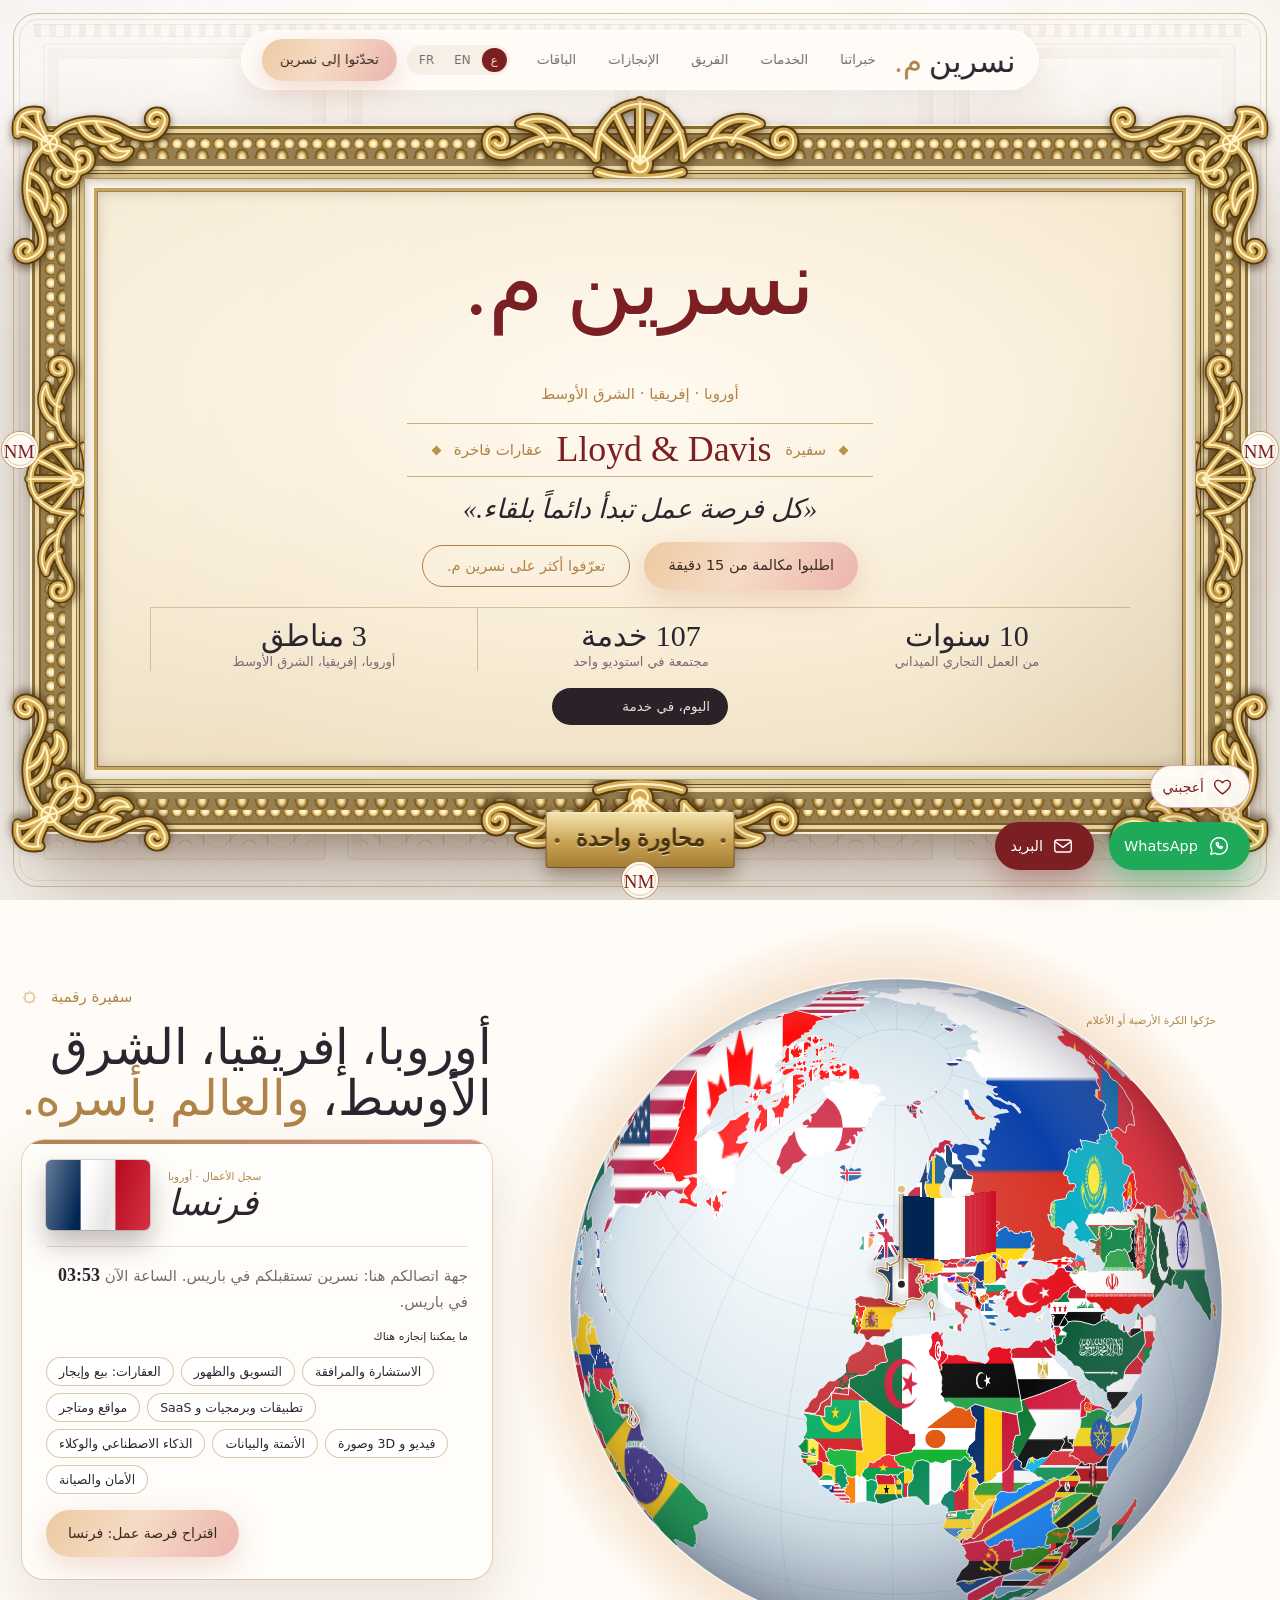
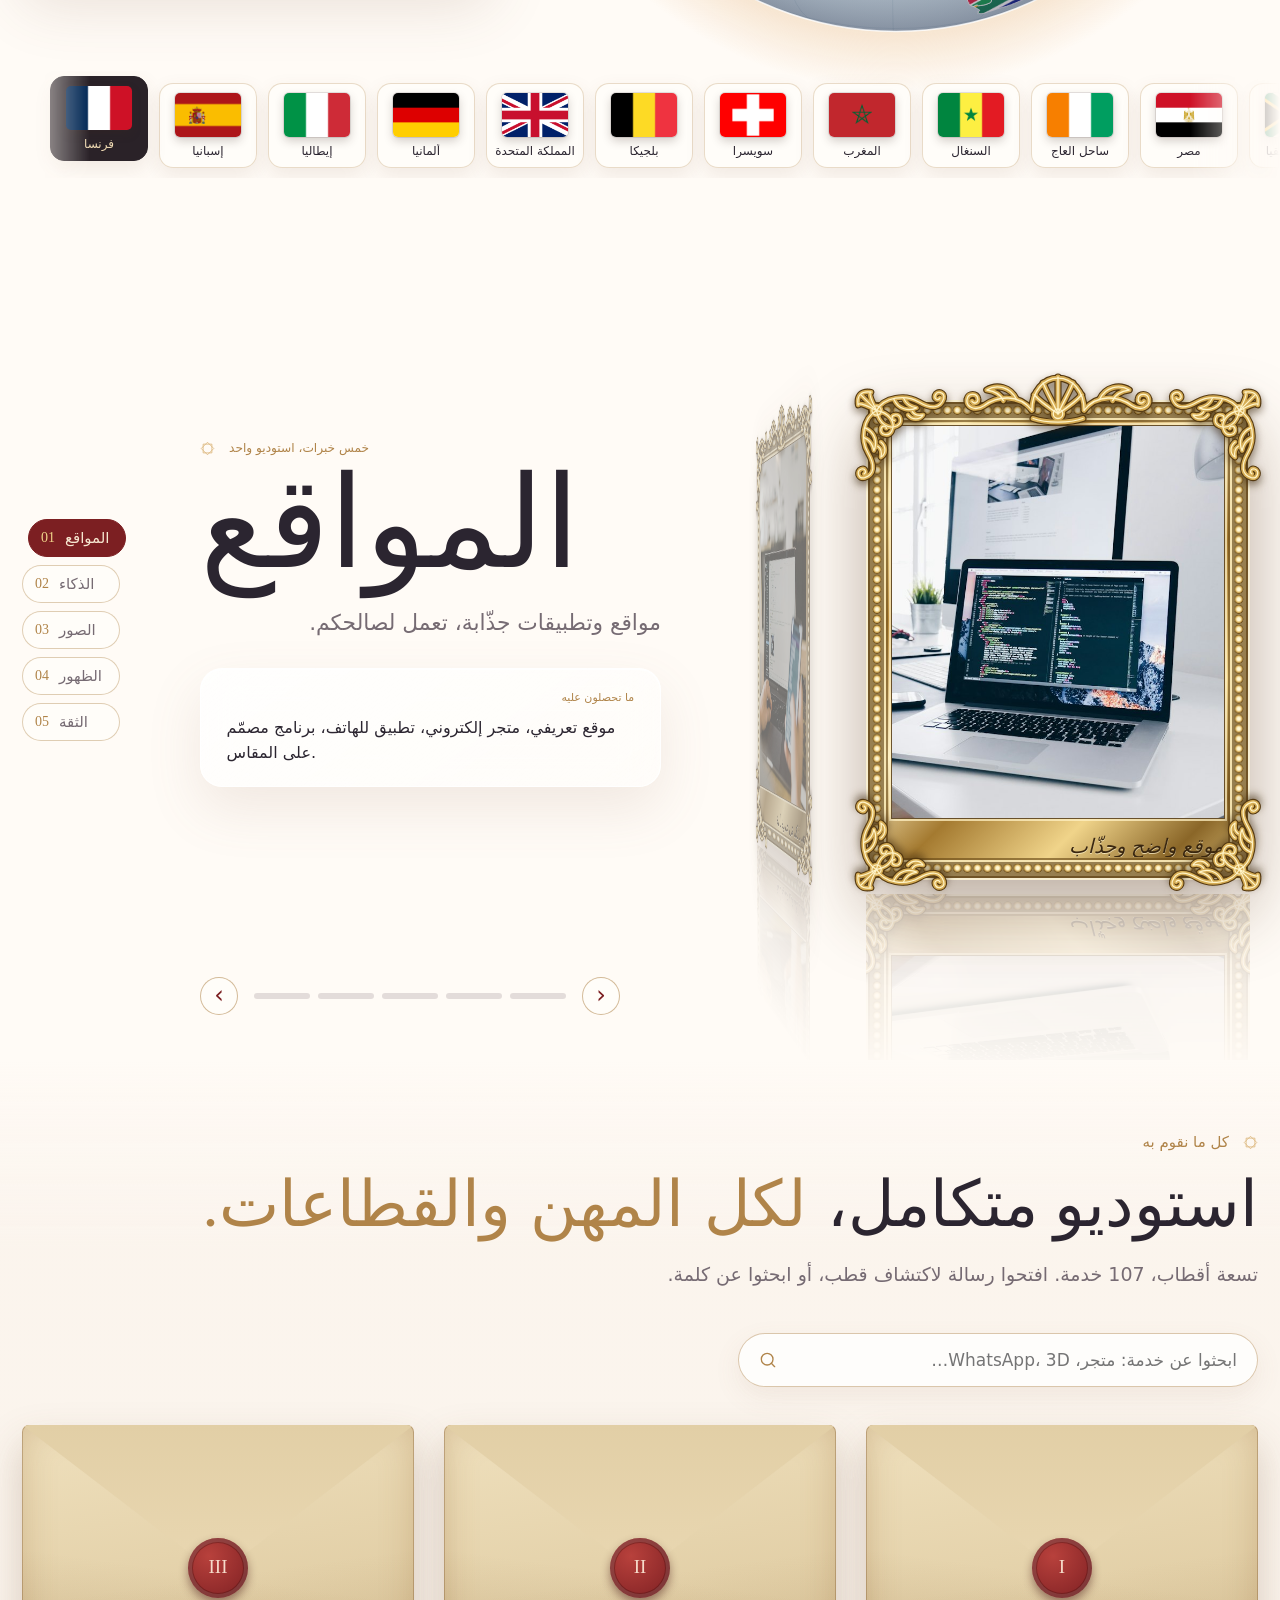
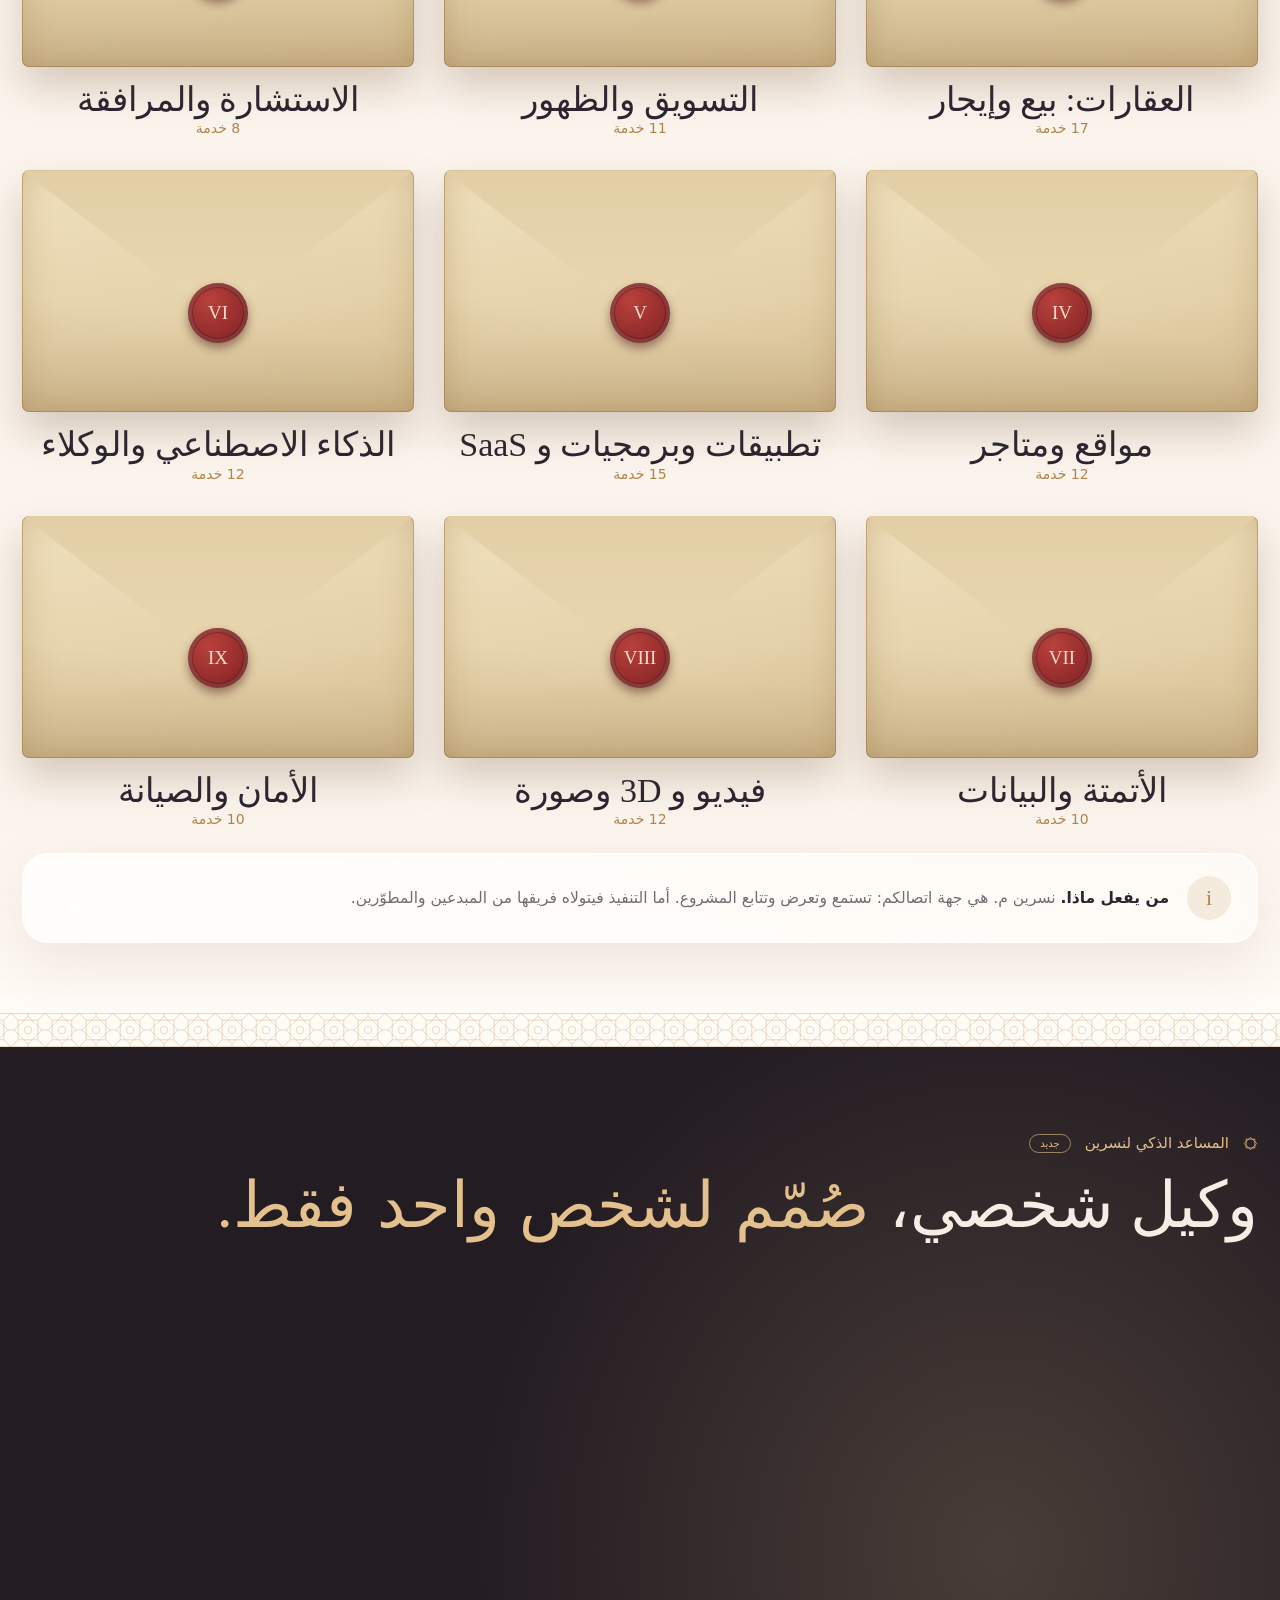
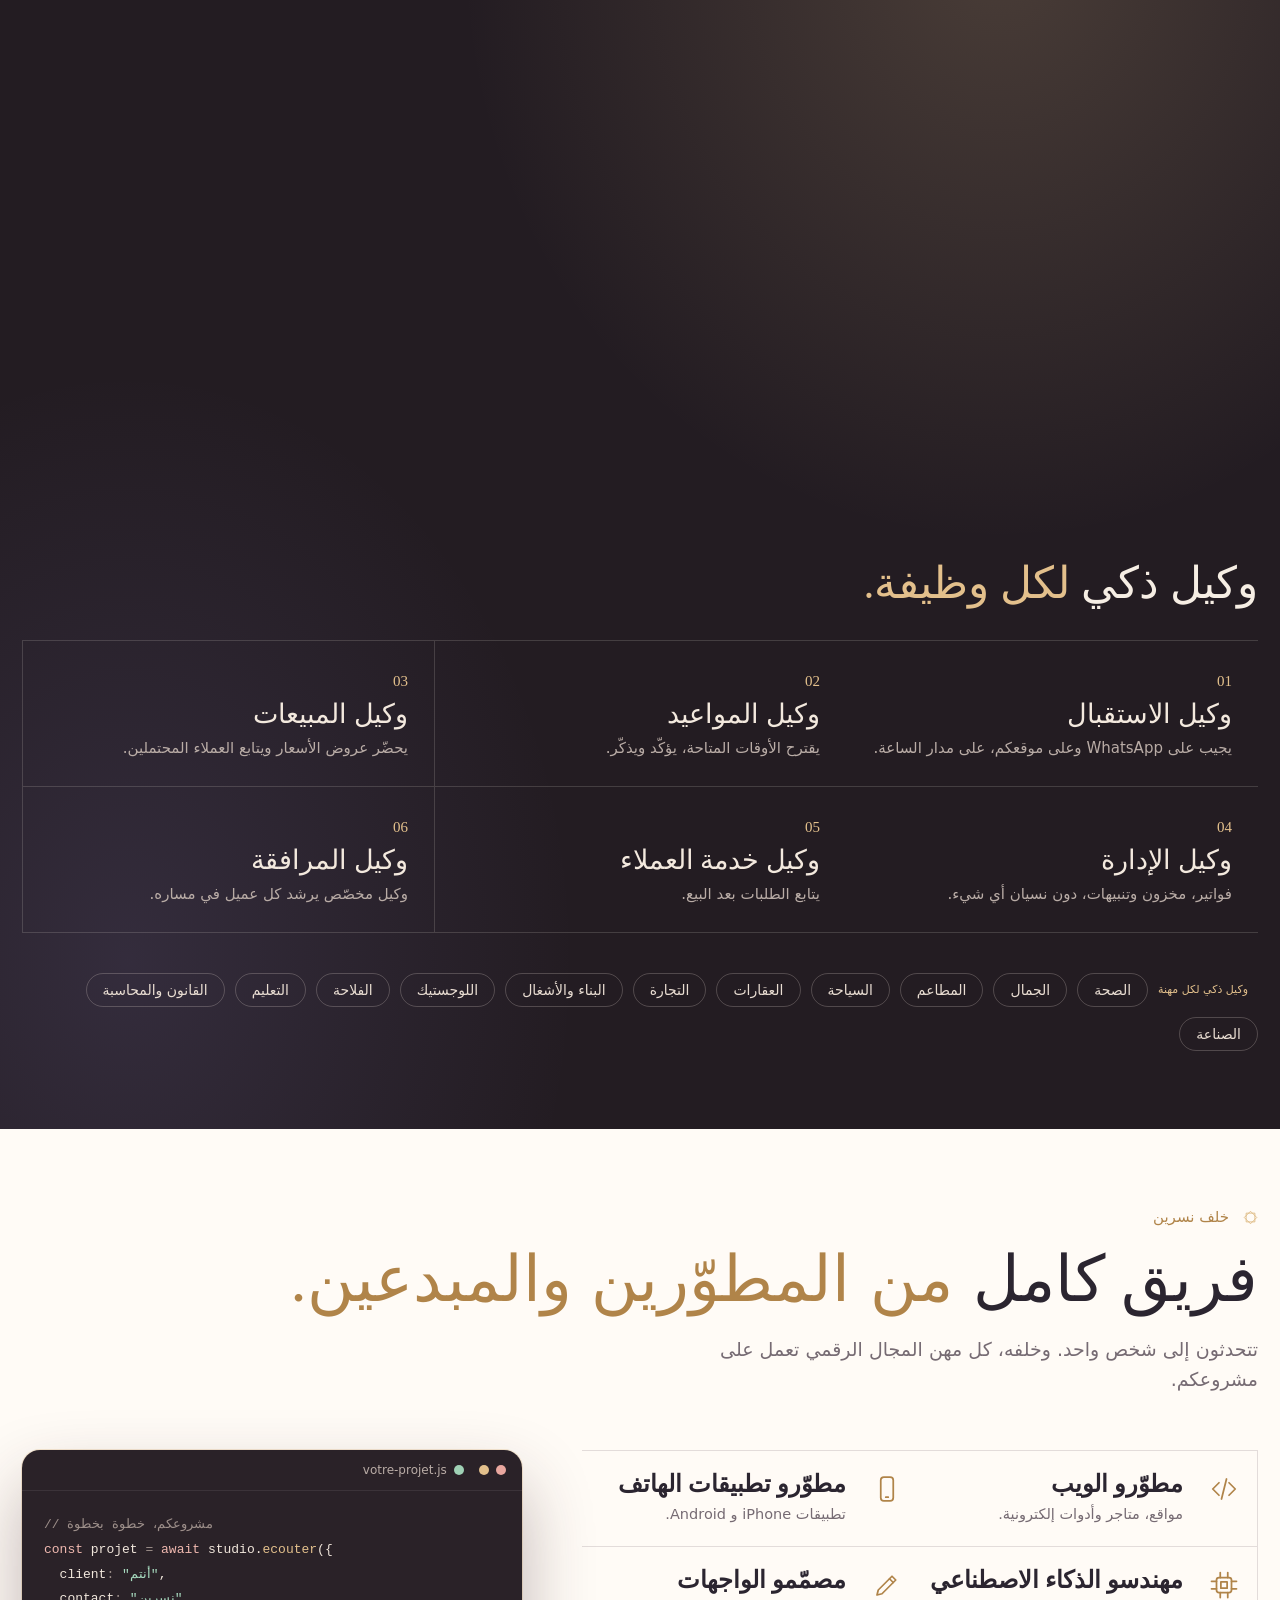
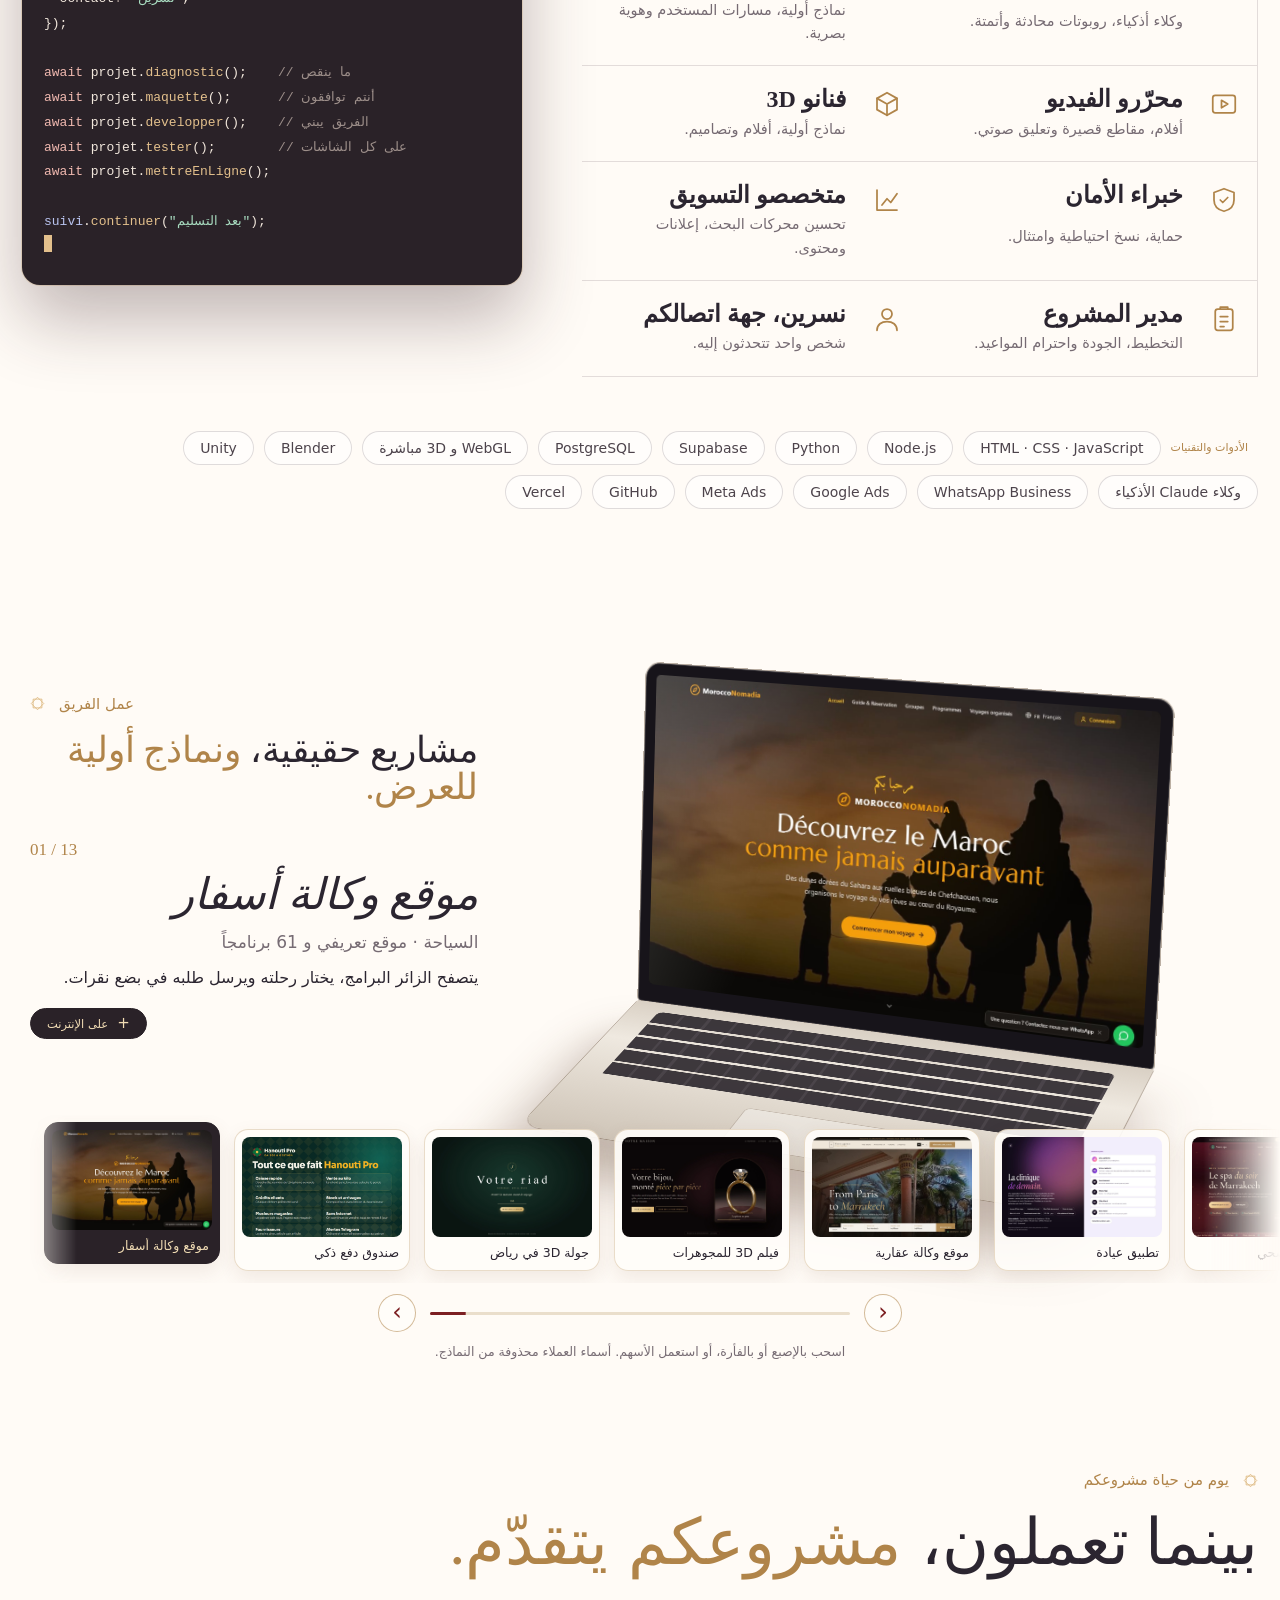
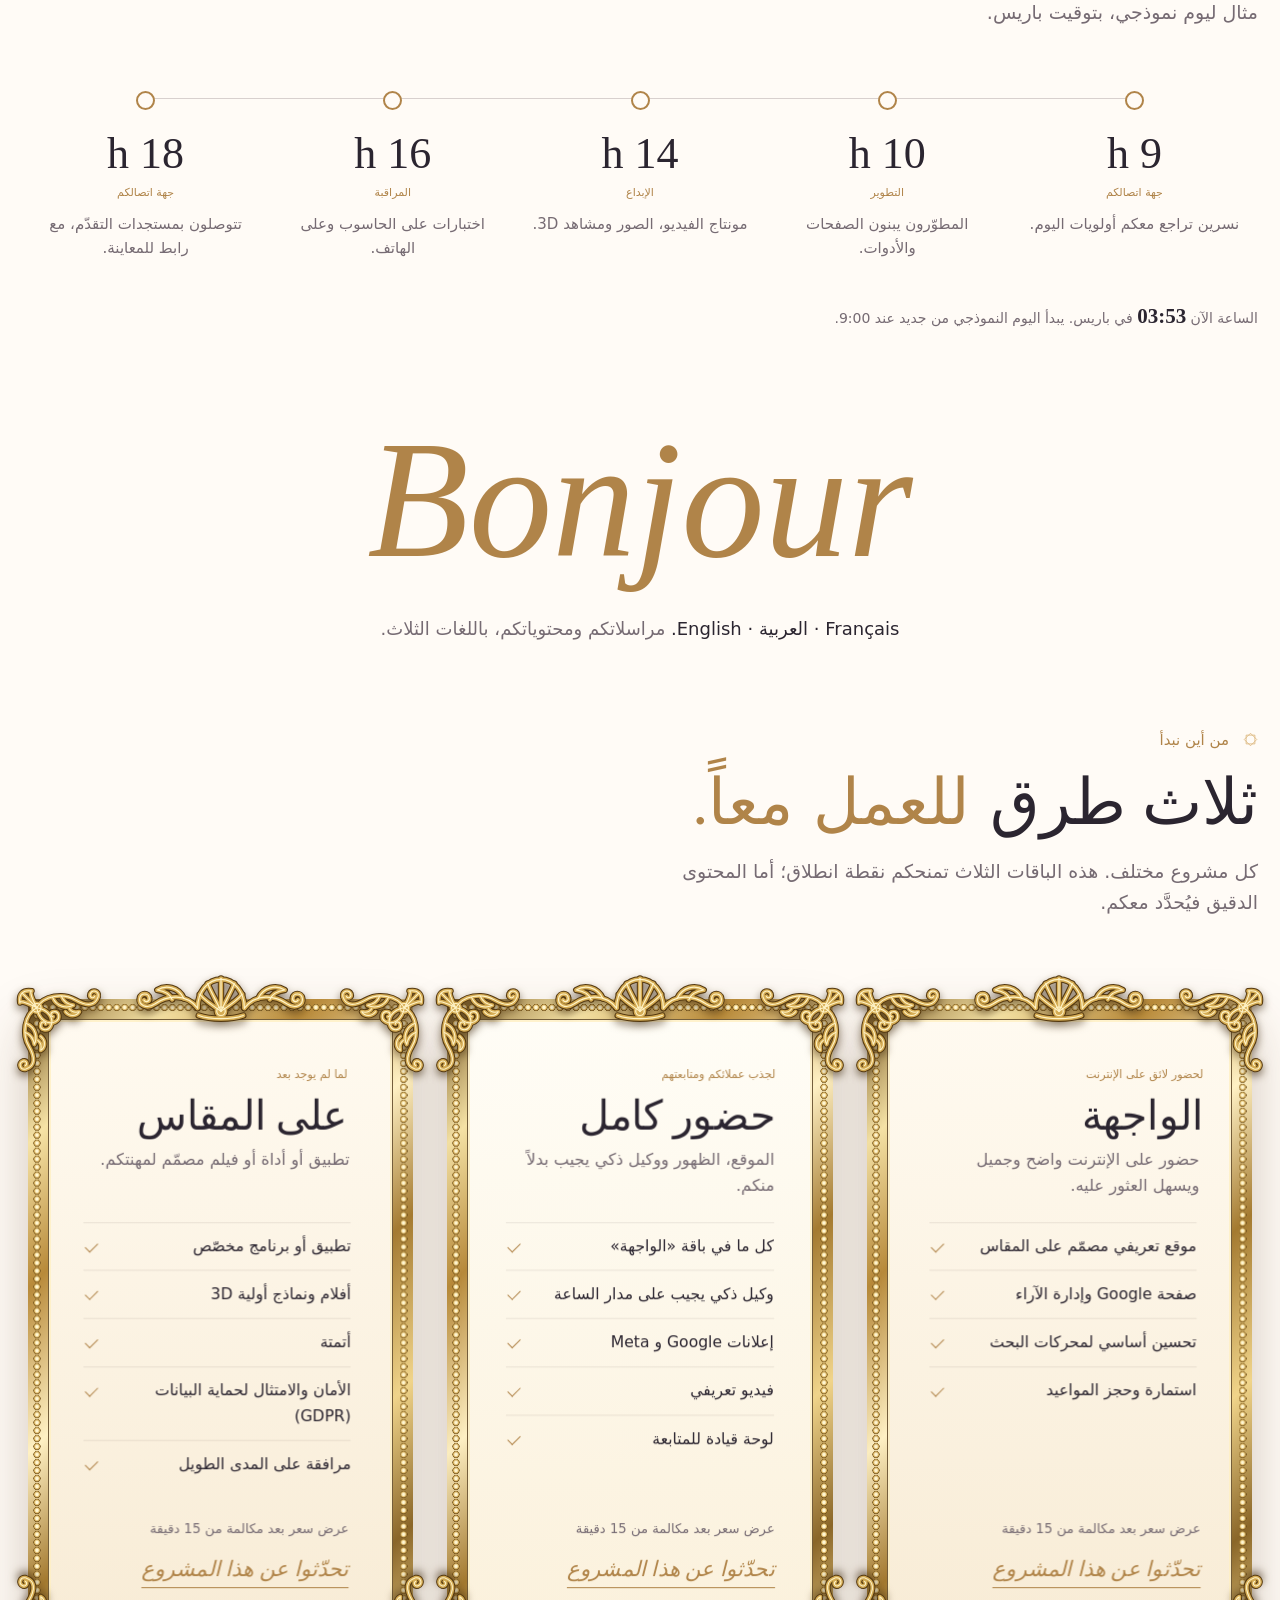
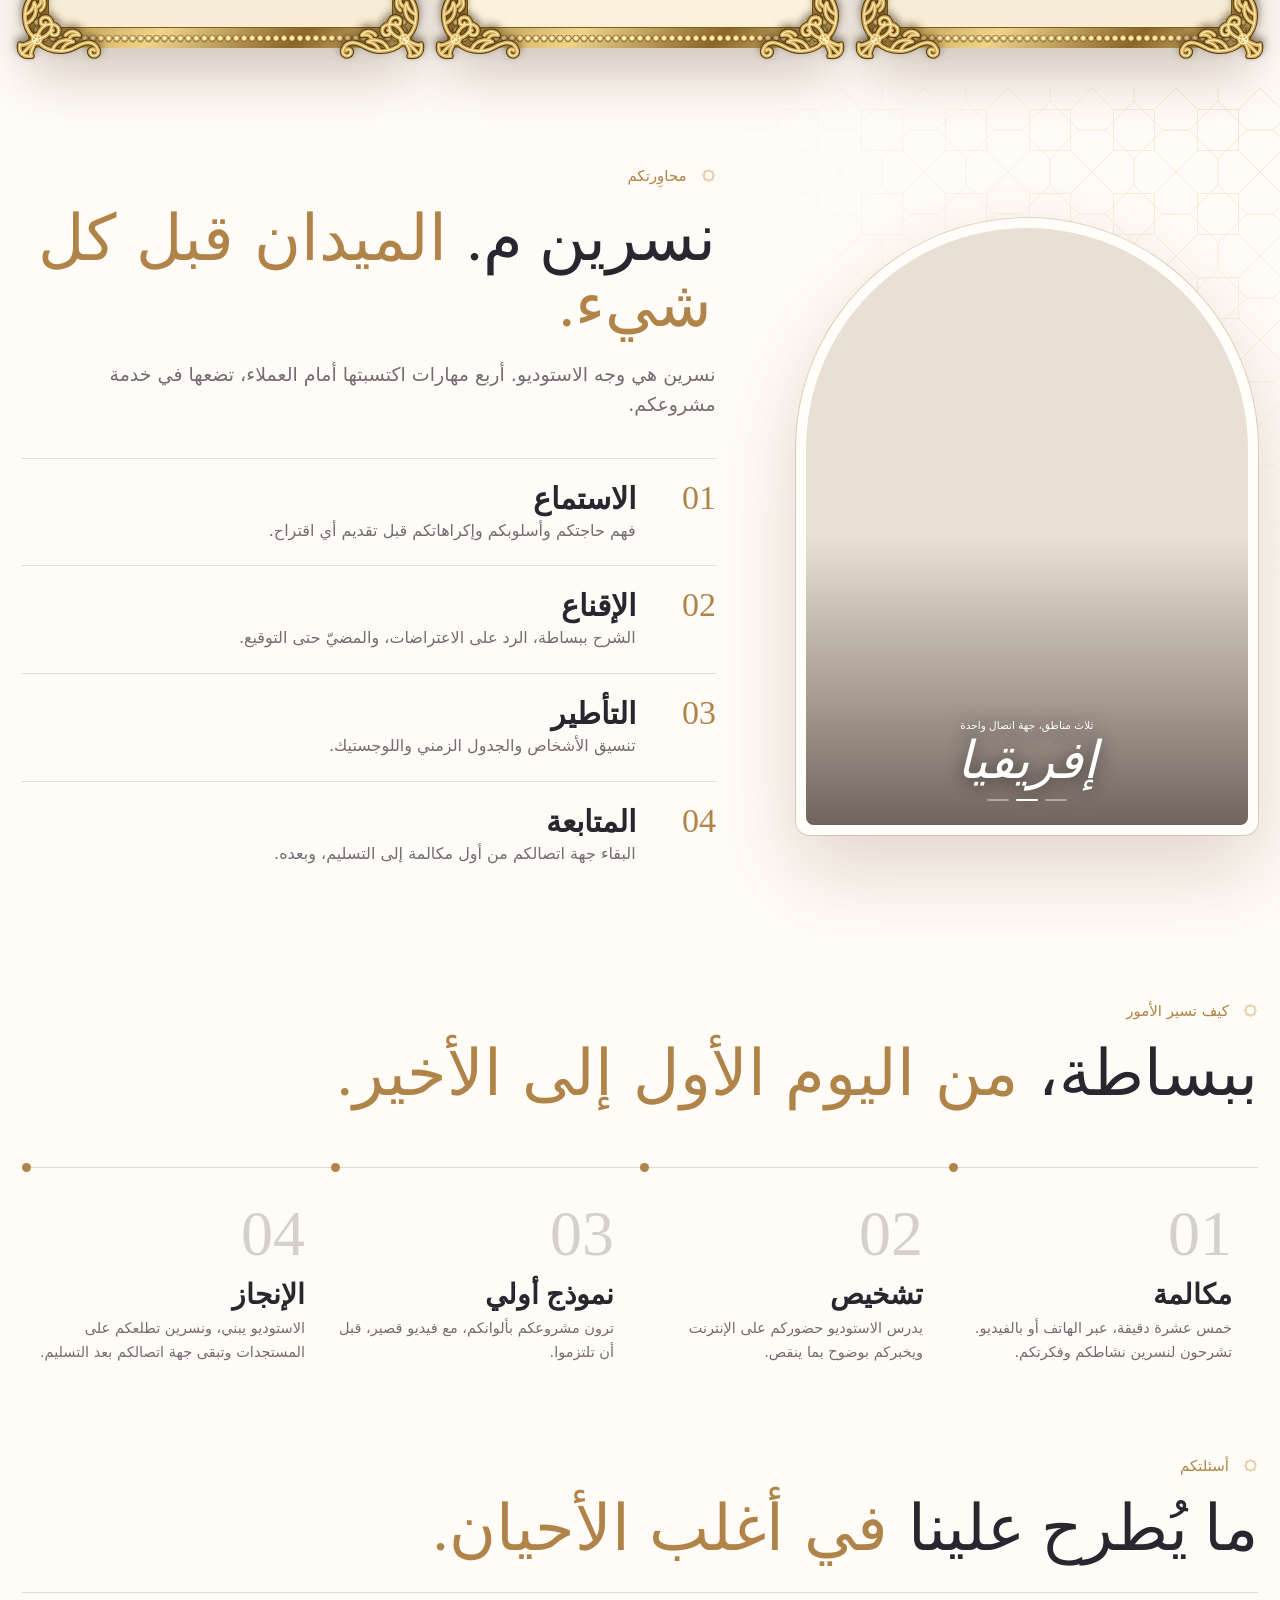
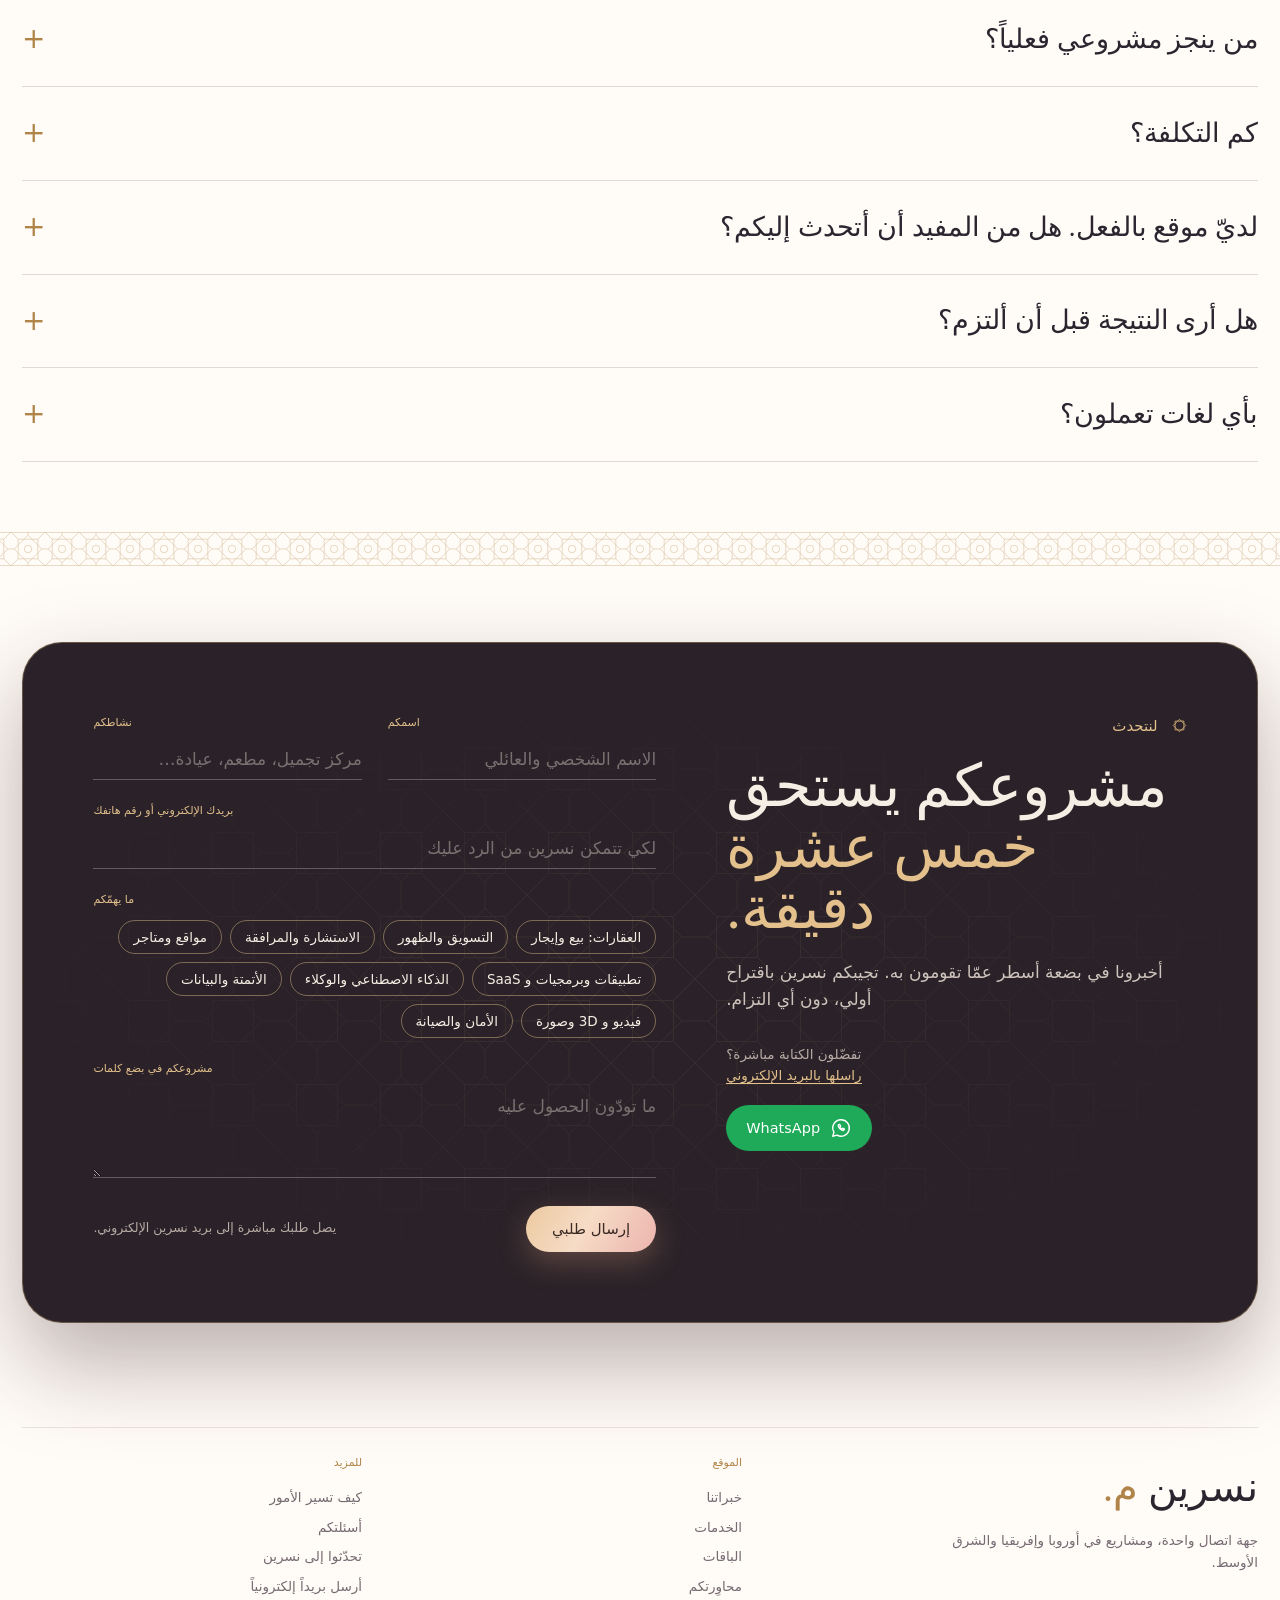
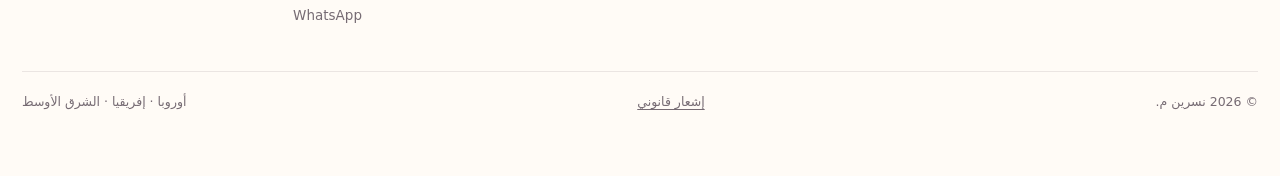
<file: ar/index.html>
<!doctype html>
<html lang="ar" dir="rtl">
<head>
<meta charset="utf-8">
<meta http-equiv="Content-Security-Policy" content="default-src 'self'; script-src 'self' 'unsafe-inline'; style-src 'self' 'unsafe-inline' https://fonts.googleapis.com; font-src https://fonts.gstatic.com; img-src 'self' data:; media-src 'self'; connect-src 'self' https://formsubmit.co; object-src 'none'; base-uri 'self'; form-action 'self' mailto:">
<meta name="referrer" content="strict-origin-when-cross-origin">
<meta name="viewport" content="width=device-width, initial-scale=1">
<title>نسرين م. · وسيطة أعمال</title>
<meta name="description" content="نسرين م.، وسيطة أعمال في أوروبا وإفريقيا والشرق الأوسط، وسفيرة Lloyd &amp; Davis: مواقع إلكترونية، تطبيقات، وكلاء أذكياء، أفلام 3D وإعلانات. محاوِرة واحدة، وخلفها فريق كامل.">
<link rel="canonical" href="https://nisrinemaouly.com/ar/">
<link rel="alternate" hreflang="fr" href="https://nisrinemaouly.com/">
<link rel="alternate" hreflang="en" href="https://nisrinemaouly.com/en/">
<link rel="alternate" hreflang="ar" href="https://nisrinemaouly.com/ar/">
<link rel="alternate" hreflang="x-default" href="https://nisrinemaouly.com/">
<meta name="theme-color" content="#7c1f22">
<link rel="icon" href="data:image/svg+xml,%3Csvg xmlns='http://www.w3.org/2000/svg' viewBox='0 0 64 64'%3E%3Ccircle cx='32' cy='32' r='30' fill='%237c1f22'/%3E%3Ccircle cx='32' cy='32' r='25' fill='none' stroke='%23e9c773' stroke-width='2'/%3E%3Ctext x='32' y='43' text-anchor='middle' font-family='Georgia,serif' font-size='30' fill='%23f6e7d0'%3EN%3C/text%3E%3C/svg%3E">
<meta property="og:type" content="website">
<meta property="og:locale" content="ar_AR">
<meta property="og:url" content="https://nisrinemaouly.com/ar/">
<meta property="og:title" content="نسرين م. · وسيطة أعمال">
<meta property="og:description" content="أوروبا، إفريقيا، الشرق الأوسط. محاورة واحدة لجميع مشاريعكم. سفيرة Lloyd &amp; Davis.">
<meta property="og:image" content="https://nisrinemaouly.com/assets/partage.jpg">
<meta property="og:image:width" content="1200">
<meta property="og:image:height" content="630">
<meta name="twitter:card" content="summary_large_image">
<link rel="preconnect" href="https://fonts.googleapis.com">
<link rel="preconnect" href="https://fonts.gstatic.com" crossorigin>
<link href="https://fonts.googleapis.com/css2?family=Pinyon+Script&family=IM+Fell+English:ital@0;1&family=Cormorant+Garamond:ital,wght@0,400;0,500;0,600;1,400;1,500&family=Jost:wght@300;400;500;600&family=Amiri:ital,wght@0,400;0,700;1,400&family=Aref+Ruqaa:wght@400;700&family=Tajawal:wght@300;400;500;700&display=swap" rel="stylesheet">
<script>document.documentElement.classList.add('js')</script>
<link rel="stylesheet" href="../assets/site.css?v=f17e8ce1">
<style>
/* arabe : écriture de droite à gauche */
:root{--titre:"Amiri","Cormorant Garamond",Georgia,serif;--texte:"Tajawal","Jost",system-ui,sans-serif}
html[lang=ar] *{letter-spacing:0!important;text-transform:none!important}
html[lang=ar] body{font-family:"Tajawal","Jost",system-ui,sans-serif}
html[lang=ar] em,html[lang=ar] i{font-style:normal}
html[lang=ar] #code,html[lang=ar] #code *,html[lang=ar] .lg,html[lang=ar] #carrousel,html[lang=ar] #ordi,html[lang=ar] #tel3d .ecran3,html[lang=ar] canvas{direction:ltr}
html[lang=ar] #code{text-align:left}
html[lang=ar] #globe,html[lang=ar] #methode,html[lang=ar] #realisations{direction:ltr}
html[lang=ar] :is(#globe,#methode,#realisations) :is(h2,h3,h4,p,li,b,small,span,button,input,label,figcaption,em){unicode-bidi:plaintext}
html[lang=ar] .tableau.baroque .tgrand{font-size:min(8vw,10svh);line-height:1.35;margin:0 0 2.200svh}
html[lang=ar] .tnom{font-size:min(3.600vw,5svh);line-height:1.4}
html[lang=ar] .tregions,html[lang=ar] .tamb span,html[lang=ar] .sur{font-size:15px}
html[lang=ar] .tamb b{font-family:"Pinyon Script",cursive}
html[lang=ar] .pli small,html[lang=ar] .plaque span{font-size:14px}
@media (max-width:980px){html[lang=ar] .tableau.baroque .tgrand{font-size:54px;line-height:1.3}}
</style>
</head>
<body>
<a class="evite" href="#contenu">انتقل إلى المحتوى</a>
<canvas id="fond" aria-hidden="true"></canvas>
<canvas id="ciel" aria-hidden="true"></canvas>
<div class="mursite" aria-hidden="true"><i></i><i></i><i></i><i></i><i></i><i></i><i></i><i></i></div>
<div class="grain" aria-hidden="true"></div>
<div id="prog" aria-hidden="true"></div>
<button type="button" class="coeur" id="coeur" aria-pressed="false" aria-label="أعجبني هذا الموقع"><svg viewBox="0 0 24 24" aria-hidden="true"><path d="M12 20.500C5.500 15.800 3 12.600 3 9.300 3 6.800 5 5 7.300 5c1.800 0 3.500 1 4.700 2.700C13.200 6 14.900 5 16.700 5 19 5 21 6.800 21 9.300c0 3.300-2.500 6.500-9 11.200z"/></svg><span id="coeurmot">أعجبني</span></button>
<a class="mel" href="mailto:nisrine.maouly@icloud.com" aria-label="راسل نسرين بالبريد الإلكتروني"><svg viewBox="0 0 24 24" aria-hidden="true"><rect x="3" y="5.500" width="18" height="13" rx="2.500"/><path d="M3.800 7.500l8.200 6 8.200-6"/></svg><span>البريد</span></a>
<a class="wa" href="https://wa.me/33676958350" target="_blank" rel="noopener" aria-label="راسلوا نسرين على WhatsApp"><svg viewBox="0 0 24 24" aria-hidden="true"><path d="M12 3a9 9 0 0 0-7.700 13.600L3 21l4.600-1.200A9 9 0 1 0 12 3z"/><path d="M9 8.500c-.400 2.800 2.700 6 5.500 6.300l1.300-1.500-2-1.100-.9.800c-.9-.400-1.700-1.200-2.100-2.100l.8-.9-1.100-2z"/></svg><span>WhatsApp</span></a>
<div class="cadre-page" aria-hidden="true"><i></i><i></i><i></i></div>

<div id="entree" aria-hidden="true">
  <div class="env"><div class="dos"></div>
    <div class="lettre"><span>لكم</span><b>نسرين <i>م.</i></b><em>محاورة واحدة لجميع مشاريعكم.</em></div>
    <div class="devant"></div><div class="rabat"></div><div class="sceau">NM</div></div>
  <p class="mention">لديكم رسالة</p>
</div>

<nav>
  <a class="nom" href="#accueil">نسرين <i>م.</i></a>
  <a class="l" href="#methode">خبراتنا</a>
    <a class="l" href="#poles">الخدمات</a>
  <a class="l" href="#equipe">الفريق</a>
  <a class="l" href="#realisations">الإنجازات</a>
  <a class="l" href="#offres">الباقات</a>
  <span class="lg" aria-label="اللغة"><a href="../" lang="fr">FR</a><a href="../en/" lang="en">EN</a><a href="../ar/" class="on" lang="ar">ع</a></span>
  <a class="btn" href="#contact">تحدّثوا إلى نسرين</a>
</nav>

<div class="lettre-fond" id="lettre" role="dialog" aria-modal="true" aria-label="تعرّفوا أكثر على نسرين م." hidden>
  <div class="env2" aria-hidden="true"><i class="dos2"></i><i class="rab2"></i><i class="sceau2">NM</i></div>
  <article class="parchemin">
    <button type="button" class="fermer" id="fermelettre" aria-label="إغلاق الرسالة">×</button>
    <div class="aigle" aria-hidden="true">N</div>
    <h2 class="plume">نسرين م.</h2>
    <p class="sousplume">وسيطة أعمال · سفيرة Lloyd &amp; Davis</p>
    <p class="corps">بموجب هذه الرسالة، نحيط علم كل من يقرؤها بأن نسرين م. تجمع بين من يبحثون ومن يتقنون العمل، في المجالات الآتية&nbsp;:</p>
    <ol class="domaines"><li><b>مواقع ومتاجر إلكترونية</b><span>واجهات، تجارة، حجوزات</span></li><li><b>تطبيقات وبرمجيات و SaaS</b><span>أدوات مصمّمة خصيصاً لكل مهنة</span></li><li><b>الذكاء الاصطناعي والوكلاء الأذكياء</b><span>مساعدون، روبوتات محادثة، مساعد شخصي ذكي</span></li><li><b>الأتمتة والبيانات</b><span>متابعات، عروض أسعار، لوحات قيادة</span></li><li><b>فيديو و 3D وصورة</b><span>أفلام، نماذج أولية، جولات افتراضية</span></li><li><b>التسويق والظهور</b><span>تحسين محركات البحث، إعلانات، شبكات اجتماعية</span></li><li><b>الأمان والصيانة</b><span>حماية، نسخ احتياطية، امتثال</span></li><li><b>الاستشارة والمرافقة</b><span>تشخيص، أفكار، متابعة</span></li><li><b>العقارات: بيع وإيجار</b><span>الربط بين المشترين والبائعين والمؤجّرين</span></li><li><b>الذهب والمجوهرات</b><span>الربط مع دور المجوهرات والورشات</span></li><li><b>الأزياء والموضة</b><span>ملابس جاهزة، مصمّمون، متاجر</span></li><li><b>الجمال والعافية</b><span>مراكز تجميل، منتجعات صحية، عيادات</span></li></ol>
    <p class="corps fin">عشر سنوات من العمل الميداني، وكلمة واحدة. كل فرصة عمل تُسند إليها تُتابَع حتى نهايتها.</p>
    <div class="basl"><span class="plume petit">نسرين م.</span><i class="cire">NM</i></div>
    <a class="btn" href="#contact" id="lettrecontact">اقترحوا عليها فرصة عمل</a>
  </article>
</div>
<main id="contenu">
<section id="accueil" data-c="0">
  <div class="grandcadre rv">
    <figure class="tableau titre baroque">
      <svg width="0" height="0" style="position:absolute" aria-hidden="true"><defs><g id="o-coin"><path d="M38 38 C52 12 92 8 116 22 S156 34 162 16 C165 4 150 0 146 10 C144 17 152 20 155 15"/><path d="M70 17 C78 36 98 40 112 33 C100 31 92 25 88 15"/><path d="M38 38 C62 42 74 60 66 76 C60 87 44 83 46 72 C47 65 56 65 56 71"/><path d="M96 46 C104 56 118 56 124 46 C116 48 108 46 104 40"/><path d="M38 38 C30 22 24 12 26 4"/><path d="M 38 38 C 12 52 8 92 22 116 S 34 156 16 162 C 4 165 0 150 10 146 C 17 144 20 152 15 155"/><path d="M 17 70 C 36 78 40 98 33 112 C 31 100 25 92 15 88"/><path d="M 38 38 C 42 62 60 74 76 66 C 87 60 83 44 72 46 C 65 47 65 56 71 56"/><path d="M 46 96 C 56 104 56 118 46 124 C 48 116 46 108 40 104"/><path d="M 38 38 C 22 30 12 24 4 26"/><path d="M38 38 L9 9"/><path d="M4 28 C1 10 10 1 28 4"/><circle cx="38" cy="38" r="8.500" class="plein"/></g><g id="o-crete"><path d="M204 66 C226 38 262 42 284 58 C300 69 316 60 313 47 C311 37 296 37 295 47 C294 54 302 56 305 51"/><path d="M230 48 C240 26 264 22 280 32 C266 34 256 40 252 50"/><path d="M160 72 C170 50 180 34 185 20"/><path d="M160 72 C178 60 192 50 200 40"/><path d="M160 12 C184 12 204 34 204 66"/><path d="M 116 66 C 94 38 58 42 36 58 C 20 69 4 60 7 47 C 9 37 24 37 25 47 C 26 54 18 56 15 51"/><path d="M 90 48 C 80 26 56 22 40 32 C 54 34 64 40 68 50"/><path d="M 160 72 C 150 50 140 34 135 20"/><path d="M 160 72 C 142 60 128 50 120 40"/><path d="M 160 12 C 136 12 116 34 116 66"/><path d="M160 72 L160 10"/><path d="M118 80 C140 88 180 88 202 80"/><circle cx="160" cy="72" r="8" class="plein"/></g></defs></svg><svg class="orn oc o1" viewBox="0 0 170 170" aria-hidden="true"><use href="#o-coin" class="a"/><use href="#o-coin" class="b"/><use href="#o-coin" class="c"/></svg><svg class="orn oc o2" viewBox="0 0 170 170" aria-hidden="true"><use href="#o-coin" class="a"/><use href="#o-coin" class="b"/><use href="#o-coin" class="c"/></svg><svg class="orn oc o3" viewBox="0 0 170 170" aria-hidden="true"><use href="#o-coin" class="a"/><use href="#o-coin" class="b"/><use href="#o-coin" class="c"/></svg><svg class="orn oc o4" viewBox="0 0 170 170" aria-hidden="true"><use href="#o-coin" class="a"/><use href="#o-coin" class="b"/><use href="#o-coin" class="c"/></svg><svg class="orn ot" viewBox="0 0 320 92" aria-hidden="true"><use href="#o-crete" class="a"/><use href="#o-crete" class="b"/><use href="#o-crete" class="c"/></svg><svg class="orn ob" viewBox="0 0 320 92" aria-hidden="true"><use href="#o-crete" class="a"/><use href="#o-crete" class="b"/><use href="#o-crete" class="c"/></svg><svg class="orn og" viewBox="0 0 320 92" aria-hidden="true"><use href="#o-crete" class="a"/><use href="#o-crete" class="b"/><use href="#o-crete" class="c"/></svg><svg class="orn od" viewBox="0 0 320 92" aria-hidden="true"><use href="#o-crete" class="a"/><use href="#o-crete" class="b"/><use href="#o-crete" class="c"/></svg><i class="oves"></i>
      
      <div class="passe"><div class="toile titretoile">
        <h1 class="tgrand">نسرين م.</h1>
        <div class="tregions">أوروبا · إفريقيا · الشرق الأوسط</div>
        <div class="tamb"><i></i><span>سفيرة</span><b>Lloyd &amp; Davis</b><span>عقارات فاخرة</span><i></i></div>
        <p class="tcit">«كل فرصة عمل تبدأ دائماً بلقاء.»</p>
        <p class="ttxt">مواقع إلكترونية، تطبيقات، وكلاء أذكياء، أفلام 3D، عقارات، موضة: نسرين تجمع بين أصحاب المشاريع والفريق القادر على إنجازها، ثم تتابع كل ملف حتى النهاية.</p>
        <div class="actions tact">
          <a class="btn" href="#contact">اطلبوا مكالمة من 15 دقيقة</a>
          <button type="button" class="plusbtn" id="ouvrelettre">تعرّفوا أكثر على نسرين م.</button>
        </div>
        <ul class="faits tfaits"><li><b>10 سنوات</b>من العمل التجاري الميداني</li><li><b><span data-total>98</span> خدمة</b>مجتمعة في استوديو واحد</li><li><b>3 مناطق</b>أوروبا، إفريقيا، الشرق الأوسط</li></ul>
        <div class="domaine tdom">اليوم، في خدمة <b id="domaine">التجارة</b></div>
      </div></div>
      <figcaption class="plaque"><b>محاوِرة واحدة</b></figcaption>
    </figure>
  </div>
</section>

<section id="globe" data-c="3">
  <div class="gpin">
    <canvas id="terre" aria-label="الكرة الأرضية: كل بلد يحمل ألوان علمه؛ أديروها أو انقروا على بلد"></canvas>
    <div class="cadre gtxt">
      <div class="sur">سفيرة رقمية</div>
      <h2>أوروبا، إفريقيا، الشرق الأوسط، <em>والعالم بأسره.</em></h2>
      <div class="cherche"><svg viewBox="0 0 24 24"><circle cx="11" cy="11" r="7"/><path d="M20 20l-4-4"/></svg><input id="choixpays" list="listepays" placeholder="اختاروا بلداً: الإمارات، السعودية، فرنسا…" aria-label="اختاروا بلداً" autocomplete="off"><datalist id="listepays"></datalist></div>
      <article class="jrn" id="jrn" aria-live="polite"></article>
    </div>
    <div class="gastuce" aria-hidden="true">حرّكوا الكرة الأرضية أو الأعلام</div>
    <div class="bande" id="bande" aria-label="كل البلدان: حرّكوا للتصفح"></div>
  </div>
</section>

<section id="methode" data-c="1">
  <div class="epingle">
    
    <div class="carrousel" id="carrousel" aria-hidden="true"><div class="anneau3d"><figure class="pan on" style="--i:0"><svg class="orn oc o1" viewBox="0 0 170 170" aria-hidden="true"><use href="#o-coin" class="a"/><use href="#o-coin" class="b"/><use href="#o-coin" class="c"/></svg><svg class="orn oc o2" viewBox="0 0 170 170" aria-hidden="true"><use href="#o-coin" class="a"/><use href="#o-coin" class="b"/><use href="#o-coin" class="c"/></svg><svg class="orn oc o3" viewBox="0 0 170 170" aria-hidden="true"><use href="#o-coin" class="a"/><use href="#o-coin" class="b"/><use href="#o-coin" class="c"/></svg><svg class="orn oc o4" viewBox="0 0 170 170" aria-hidden="true"><use href="#o-coin" class="a"/><use href="#o-coin" class="b"/><use href="#o-coin" class="c"/></svg><svg class="orn ot" viewBox="0 0 320 92" aria-hidden="true"><use href="#o-crete" class="a"/><use href="#o-crete" class="b"/><use href="#o-crete" class="c"/></svg><video muted loop playsinline preload="none" data-poster="../assets/poles/sites.jpg" src="../assets/videos/sites.mp4"></video><figcaption>موقع واضح وجذّاب</figcaption></figure><figure class="pan" style="--i:1"><svg class="orn oc o1" viewBox="0 0 170 170" aria-hidden="true"><use href="#o-coin" class="a"/><use href="#o-coin" class="b"/><use href="#o-coin" class="c"/></svg><svg class="orn oc o2" viewBox="0 0 170 170" aria-hidden="true"><use href="#o-coin" class="a"/><use href="#o-coin" class="b"/><use href="#o-coin" class="c"/></svg><svg class="orn oc o3" viewBox="0 0 170 170" aria-hidden="true"><use href="#o-coin" class="a"/><use href="#o-coin" class="b"/><use href="#o-coin" class="c"/></svg><svg class="orn oc o4" viewBox="0 0 170 170" aria-hidden="true"><use href="#o-coin" class="a"/><use href="#o-coin" class="b"/><use href="#o-coin" class="c"/></svg><svg class="orn ot" viewBox="0 0 320 92" aria-hidden="true"><use href="#o-crete" class="a"/><use href="#o-crete" class="b"/><use href="#o-crete" class="c"/></svg><video muted loop playsinline preload="none" data-poster="../assets/poles/ia.jpg" src="../assets/videos/ia.mp4"></video><figcaption>وكيل ذكي يجيب بدلاً منكم</figcaption></figure><figure class="pan" style="--i:2"><svg class="orn oc o1" viewBox="0 0 170 170" aria-hidden="true"><use href="#o-coin" class="a"/><use href="#o-coin" class="b"/><use href="#o-coin" class="c"/></svg><svg class="orn oc o2" viewBox="0 0 170 170" aria-hidden="true"><use href="#o-coin" class="a"/><use href="#o-coin" class="b"/><use href="#o-coin" class="c"/></svg><svg class="orn oc o3" viewBox="0 0 170 170" aria-hidden="true"><use href="#o-coin" class="a"/><use href="#o-coin" class="b"/><use href="#o-coin" class="c"/></svg><svg class="orn oc o4" viewBox="0 0 170 170" aria-hidden="true"><use href="#o-coin" class="a"/><use href="#o-coin" class="b"/><use href="#o-coin" class="c"/></svg><svg class="orn ot" viewBox="0 0 320 92" aria-hidden="true"><use href="#o-crete" class="a"/><use href="#o-crete" class="b"/><use href="#o-crete" class="c"/></svg><video muted loop playsinline preload="none" data-poster="../assets/poles/images.jpg" src="../assets/videos/images.mp4"></video><figcaption>مكانكم، مرئيّ قبل أن يوجد</figcaption></figure><figure class="pan" style="--i:3"><svg class="orn oc o1" viewBox="0 0 170 170" aria-hidden="true"><use href="#o-coin" class="a"/><use href="#o-coin" class="b"/><use href="#o-coin" class="c"/></svg><svg class="orn oc o2" viewBox="0 0 170 170" aria-hidden="true"><use href="#o-coin" class="a"/><use href="#o-coin" class="b"/><use href="#o-coin" class="c"/></svg><svg class="orn oc o3" viewBox="0 0 170 170" aria-hidden="true"><use href="#o-coin" class="a"/><use href="#o-coin" class="b"/><use href="#o-coin" class="c"/></svg><svg class="orn oc o4" viewBox="0 0 170 170" aria-hidden="true"><use href="#o-coin" class="a"/><use href="#o-coin" class="b"/><use href="#o-coin" class="c"/></svg><svg class="orn ot" viewBox="0 0 320 92" aria-hidden="true"><use href="#o-crete" class="a"/><use href="#o-crete" class="b"/><use href="#o-crete" class="c"/></svg><video muted loop playsinline preload="none" data-poster="../assets/poles/pub.jpg" src="../assets/videos/pub.mp4"></video><figcaption>أرقام في ارتفاع</figcaption></figure><figure class="pan" style="--i:4"><svg class="orn oc o1" viewBox="0 0 170 170" aria-hidden="true"><use href="#o-coin" class="a"/><use href="#o-coin" class="b"/><use href="#o-coin" class="c"/></svg><svg class="orn oc o2" viewBox="0 0 170 170" aria-hidden="true"><use href="#o-coin" class="a"/><use href="#o-coin" class="b"/><use href="#o-coin" class="c"/></svg><svg class="orn oc o3" viewBox="0 0 170 170" aria-hidden="true"><use href="#o-coin" class="a"/><use href="#o-coin" class="b"/><use href="#o-coin" class="c"/></svg><svg class="orn oc o4" viewBox="0 0 170 170" aria-hidden="true"><use href="#o-coin" class="a"/><use href="#o-coin" class="b"/><use href="#o-coin" class="c"/></svg><svg class="orn ot" viewBox="0 0 320 92" aria-hidden="true"><use href="#o-crete" class="a"/><use href="#o-crete" class="b"/><use href="#o-crete" class="c"/></svg><video muted loop playsinline preload="none" data-poster="../assets/poles/securite.jpg" src="../assets/videos/securite.mp4"></video><figcaption>حساباتكم في حماية تامة</figcaption></figure></div></div>
    <div class="cadre">
      <div class="pas">
        <div class="sur">خمس خبرات، استوديو واحد</div>
        <ol class="sommaire" id="sommaire" aria-label="الفهرس"><li><button type="button" class="on"><span>01</span>المواقع</button></li><li><button type="button"><span>02</span>الذكاء</button></li><li><button type="button"><span>03</span>الصور</button></li><li><button type="button"><span>04</span>الظهور</button></li><li><button type="button"><span>05</span>الثقة</button></li></ol>
        <div class="bloc" id="bloc">
          <div class="on"><h3><em>المواقع</em></h3><p>مواقع وتطبيقات جذّابة، تعمل لصالحكم.</p>
            <div class="preuve verre"><small>ما تحصلون عليه</small>موقع تعريفي، متجر إلكتروني، تطبيق للهاتف، برنامج مصمّم على المقاس.</div></div>
          <div><h3><em>الذكاء</em></h3><p>وكلاء أذكياء يجيبون ويرافقون وينظّمون، ليلاً ونهاراً.</p>
            <div class="preuve verre"><small>ما تحصلون عليه</small>وكلاء أذكياء وروبوتات محادثة، وكلاء مرافقة مخصّصون، أتمتة.</div></div>
          <div><h3><em>الصور</em></h3><p>أفلام ونماذج أولية 3D تُظهر المشروع حتى قبل أن يوجد.</p>
            <div class="preuve verre"><small>ما تحصلون عليه</small>مونتاج، أفلام 3D، نماذج أولية، تصميم داخلي وخارجي للعقارات.</div></div>
          <div><h3><em>الظهور</em></h3><p>أن يجدكم الناس على Google، وأن يختاروكم على الشبكات الاجتماعية.</p>
            <div class="preuve verre"><small>ما تحصلون عليه</small>تحسين محركات البحث، Google Ads، إعلانات Meta، محتوى، صورة العلامة التجارية.</div></div>
          <div><h3><em>الثقة</em></h3><p>موقع محميّ ومطابق للقوانين، وشخص يجيب عندما تتصلون.</p>
            <div class="preuve verre"><small>ما تحصلون عليه</small>أمان، صيانة، الامتثال لحماية البيانات (GDPR)، متابعة على المدى الطويل.</div></div>
        </div>
      </div>
    </div>
    <div class="jalons" id="jalons"><button type="button" class="fl" data-d="-1" aria-label="السابق">&#8249;</button><i></i><i></i><i></i><i></i><i></i><button type="button" class="fl" data-d="1" aria-label="التالي">&#8250;</button></div>
  </div>
</section>

<section id="poles" data-c="3">
  <div class="cadre">
    <div class="sur rv">كل ما نقوم به</div>
    <h2 class="mots">استوديو متكامل، <em>لكل المهن والقطاعات.</em></h2>
    <p class="chapo rv">تسعة أقطاب، <span data-total>87</span> خدمة. افتحوا رسالة لاكتشاف قطب، أو ابحثوا عن كلمة.</p>
    <div class="cherche rv"><svg viewBox="0 0 24 24"><circle cx="11" cy="11" r="7"/><path d="M20 20l-4-4"/></svg><input id="cherche" type="search" placeholder="ابحثوا عن خدمة: متجر، WhatsApp، 3D…" aria-label="ابحثوا عن خدمة" autocomplete="off"></div>
    <div class="plis rv" id="plis"></div>
    <div class="poles rv" id="polesbloc" hidden>
      <div class="onglets" id="onglets" role="tablist"></div>
      <div class="panneau verre" id="panneau" role="tabpanel"></div>
    </div>
    <div class="note verre rv"><div class="pt">i</div><div><b>من يفعل ماذا.</b> نسرين م. هي جهة اتصالكم: تستمع وتعرض وتتابع المشروع. أما التنفيذ فيتولاه فريقها من المبدعين والمطوّرين.</div></div>
  </div>
</section>

<div class="zellige" aria-hidden="true"></div>
<section id="majordome" data-c="0">
  <div class="cadre">
    <div class="sur rv">المساعد الذكي لنسرين <span class="nouveau">جديد</span></div>
    <h2 class="mots">وكيل شخصي، <em>صُمّم لشخص واحد فقط.</em></h2>
    <p class="chapo rv">يقرأ ويكتب وينظّم ويحجز بدلاً منكم. وتبقى لكم الكلمة الأخيرة في كل ما يهمّ.</p>
    <div class="maj">
      <div class="rv">
        <ul class="missions" id="missions"><li tabindex="0" role="button" data-m="0"><svg viewBox="0 0 24 24"><rect x="3" y="5" width="18" height="14" rx="2"/><path d="M3 7l9 6 9-6"/></svg><div><b>قراءة الرسائل الإلكترونية وفرزها</b><span>يقرأ كل شيء، يلخّص، ويحضّر الردود.</span></div><i>→</i></li><li tabindex="0" role="button" data-m="1"><svg viewBox="0 0 24 24"><rect x="3" y="5" width="18" height="16" rx="2"/><path d="M3 10h18M8 3v4M16 3v4"/></svg><div><b>تنظيم الأسبوع</b><span>يجمع المواعيد ويحمي وقتكم.</span></div><i>→</i></li><li tabindex="0" role="button" data-m="2"><svg viewBox="0 0 24 24"><path d="M3 13l18-8-6 16-3-7z"/><path d="M12 14l3-4"/></svg><div><b>تحضير رحلة عمل</b><span>الرحلة الجوية، الفندق، التنقل: كل شيء جاهز للموافقة.</span></div><i>→</i></li><li tabindex="0" role="button" data-m="3"><svg viewBox="0 0 24 24"><path d="M7 3h7l5 5v13H7z"/><path d="M14 3v5h5M10 13h6M10 17h6"/></svg><div><b>تحرير المستندات</b><span>عروض أسعار، مراسلات، محاضر، انطلاقاً من نماذجكم.</span></div><i>→</i></li><li tabindex="0" role="button" data-m="4"><svg viewBox="0 0 24 24"><path d="M20 12a8 8 0 1 1-2.300-5.600"/><path d="M20 4v4h-4M12 8v4l3 2"/></svg><div><b>المتابعة دون نسيان</b><span>يتابع ما ينتظر رداً ويذكّر بلباقة.</span></div><i>→</i></li><li tabindex="0" role="button" data-m="5"><svg viewBox="0 0 24 24"><path d="M4 9h16M6 9v10M18 9v10M9 9V5h6v4"/></svg><div><b>تنظيم سهرة</b><span>الطاولة، الدعوات، التذكير: يهتم بكل التفاصيل.</span></div><i>→</i></li></ul>
        <div class="regle"><b>هو يحضّر، وأنتم توافقون.</b> لا دفع ولا إرسال مهمّ يتمّ دون موافقتكم.</div>
      </div>
      <div class="tscene rv" aria-hidden="true">
        <div>
          <div class="tel3d" id="tel3d"><div class="ecr"><div class="haut"><span class="av">M</span><div><b>المساعد الشخصي الذكي</b><span>● متصل</span></div></div><div class="fil2" id="fil2"></div></div></div>
          <div class="demo">عرض توضيحي متحرك</div>
        </div>
      </div>
    </div>
    <div class="agents">
      <div class="sur rv">ولشركتكم أيضاً</div>
      <h3 class="rv" style="margin-top:14px">وكيل ذكي <em>لكل وظيفة.</em></h3>
      <div class="ag rv"><div><small>01</small><b>وكيل الاستقبال</b><p>يجيب على WhatsApp وعلى موقعكم، على مدار الساعة.</p></div><div><small>02</small><b>وكيل المواعيد</b><p>يقترح الأوقات المتاحة، يؤكّد ويذكّر.</p></div><div><small>03</small><b>وكيل المبيعات</b><p>يحضّر عروض الأسعار ويتابع العملاء المحتملين.</p></div><div><small>04</small><b>وكيل الإدارة</b><p>فواتير، مخزون وتنبيهات، دون نسيان أي شيء.</p></div><div><small>05</small><b>وكيل خدمة العملاء</b><p>يتابع الطلبات بعد البيع.</p></div><div><small>06</small><b>وكيل المرافقة</b><p>وكيل مخصّص يرشد كل عميل في مساره.</p></div></div>
      <div class="metiers2 rv"><span>وكيل ذكي لكل مهنة</span><b>الصحة</b><b>الجمال</b><b>المطاعم</b><b>السياحة</b><b>العقارات</b><b>التجارة</b><b>البناء والأشغال</b><b>اللوجستيك</b><b>الفلاحة</b><b>التعليم</b><b>القانون والمحاسبة</b><b>الصناعة</b></div>
    </div>
  </div>
</section>

<section id="equipe" data-c="1">
  <div class="cadre">
    <div class="sur rv">خلف نسرين</div>
    <h2 class="mots">فريق كامل <em>من المطوّرين والمبدعين.</em></h2>
    <p class="chapo rv">تتحدثون إلى شخص واحد. وخلفه، كل مهن المجال الرقمي تعمل على مشروعكم.</p>
    <div class="eq">
      <ul class="metiers rv"><li><svg viewBox="0 0 24 24"><path d="M8 7l-5 5 5 5M16 7l5 5-5 5M14 4l-4 16"/></svg><b>مطوّرو الويب</b><span>مواقع، متاجر وأدوات إلكترونية.</span></li><li><svg viewBox="0 0 24 24"><rect x="7" y="2.500" width="10" height="19" rx="2.500"/><path d="M11 18.500h2"/></svg><b>مطوّرو تطبيقات الهاتف</b><span>تطبيقات iPhone و Android.</span></li><li><svg viewBox="0 0 24 24"><rect x="6" y="6" width="12" height="12" rx="2"/><path d="M9.500 9.500h5v5h-5zM9 2v4M15 2v4M9 18v4M15 18v4M2 9h4M2 15h4M18 9h4M18 15h4"/></svg><b>مهندسو الذكاء الاصطناعي</b><span>وكلاء أذكياء، روبوتات محادثة وأتمتة.</span></li><li><svg viewBox="0 0 24 24"><path d="M4 20l4-1L19 8l-3-3L5 16z"/><path d="M14 7l3 3"/></svg><b>مصمّمو الواجهات</b><span>نماذج أولية، مسارات المستخدم وهوية بصرية.</span></li><li><svg viewBox="0 0 24 24"><rect x="3" y="5" width="18" height="14" rx="2"/><path d="M10 9l5 3-5 3z"/></svg><b>محرّرو الفيديو</b><span>أفلام، مقاطع قصيرة وتعليق صوتي.</span></li><li><svg viewBox="0 0 24 24"><path d="M12 3l8 4.500v9L12 21l-8-4.500v-9z"/><path d="M12 12l8-4.500M12 12v9M12 12L4 7.500"/></svg><b>فنانو 3D</b><span>نماذج أولية، أفلام وتصاميم.</span></li><li><svg viewBox="0 0 24 24"><path d="M12 3l8 3v6c0 5-3.500 8-8 9-4.500-1-8-4-8-9V6z"/><path d="M9 12l2 2 4-4"/></svg><b>خبراء الأمان</b><span>حماية، نسخ احتياطية وامتثال.</span></li><li><svg viewBox="0 0 24 24"><path d="M4 20V4M4 20h16M8 16l4-5 3 3 5-7"/></svg><b>متخصصو التسويق</b><span>تحسين محركات البحث، إعلانات ومحتوى.</span></li><li><svg viewBox="0 0 24 24"><rect x="5" y="4" width="14" height="17" rx="2"/><path d="M9 4V2.500h6V4M9 10h6M9 14h6M9 18h3"/></svg><b>مدير المشروع</b><span>التخطيط، الجودة واحترام المواعيد.</span></li><li><svg viewBox="0 0 24 24"><circle cx="12" cy="8" r="4"/><path d="M4 21c0-4.500 3.600-7 8-7s8 2.500 8 7"/></svg><b>نسرين، جهة اتصالكم</b><span>شخص واحد تتحدثون إليه.</span></li></ul>
      <div class="code rv" aria-hidden="true">
        <div class="barre2"><i></i><i></i><i></i>votre-projet.js</div>
        <pre id="code"></pre>
      </div>
    </div>
    <div class="techs rv"><span>الأدوات والتقنيات</span><b>HTML · CSS · JavaScript</b><b>Node.js</b><b>Python</b><b>Supabase</b><b>PostgreSQL</b><b>WebGL و 3D مباشرة</b><b>Blender</b><b>Unity</b><b>وكلاء Claude الأذكياء</b><b>WhatsApp Business</b><b>Google Ads</b><b>Meta Ads</b><b>GitHub</b><b>Vercel</b></div>
  </div>
</section>

<section id="realisations" data-c="1">
  <div class="rpin">
    <div class="rgrille">
      <div class="rtxt">
        <div class="sur rv">عمل الفريق</div>
        <h2 class="rv">مشاريع حقيقية، <em>ونماذج أولية للعرض.</em></h2>
        <div class="rfiches" id="rfiches"><div class="on"><span class="no">01 / 13</span><b>موقع وكالة أسفار</b><p>السياحة · موقع تعريفي و 61 برنامجاً</p><p class="rplus">يتصفح الزائر البرامج، يختار رحلته ويرسل طلبه في بضع نقرات.</p><button type="button" class="etq vrai" aria-expanded="false">على الإنترنت</button><small class="edef">موقع حقيقي، متاح اليوم على الإنترنت.</small></div><div><span class="no">02 / 13</span><b>صندوق دفع ذكي</b><p>التجارة · مخزون، ديون العملاء، مورّدون</p><p class="rplus">التاجر يحصّل المبيعات، يتابع المخزون ويرى من يدين له، على شاشة واحدة.</p><button type="button" class="etq vrai" aria-expanded="false">مشروع حقيقي</button><small class="edef">مشروع حقيقي من إنجاز الفريق. اسم العميل غير معروض.</small></div><div><span class="no">03 / 13</span><b>جولة 3D في رياض</b><p>السياحة · زيارة الدار قبل السفر</p><p class="rplus">يتجول المسافر في البيت غرفة بغرفة قبل الحجز.</p><button type="button" class="etq" aria-expanded="false">نموذج أولي للعرض</button><small class="edef">مثال أنجزه الفريق لإظهار ما هو ممكن. ليس عميلاً: مشروعكم سيُنجز على المقاس.</small></div><div><span class="no">04 / 13</span><b>فيلم 3D للمجوهرات</b><p>المجوهرات · الحلية تُركَّب قطعة قطعة</p><p class="rplus">فيلم ثلاثي الأبعاد يعرض المجوهرة من كل الزوايا، قطعة بقطعة.</p><button type="button" class="etq" aria-expanded="false">نموذج أولي للعرض</button><small class="edef">مثال أنجزه الفريق لإظهار ما هو ممكن. ليس عميلاً: مشروعكم سيُنجز على المقاس.</small></div><div><span class="no">05 / 13</span><b>موقع وكالة عقارية</b><p>العقارات · بحث عن العقارات ومساعد على مدار الساعة</p><p class="rplus">يبحث الزائر عن عقار، ومساعد يجيب عن أسئلته في أي وقت.</p><button type="button" class="etq" aria-expanded="false">نموذج أولي للعرض</button><small class="edef">مثال أنجزه الفريق لإظهار ما هو ممكن. ليس عميلاً: مشروعكم سيُنجز على المقاس.</small></div><div><span class="no">06 / 13</span><b>تطبيق عيادة</b><p>الصحة · تطبيق المريضات وبرنامج العيادة</p><p class="rplus">تحجز المريضة موعدها وتتابع علاجها، والعيادة تدير جدولها.</p><button type="button" class="etq" aria-expanded="false">نموذج أولي للعرض</button><small class="edef">مثال أنجزه الفريق لإظهار ما هو ممكن. ليس عميلاً: مشروعكم سيُنجز على المقاس.</small></div><div><span class="no">07 / 13</span><b>موقع منتجع صحي</b><p>العافية · أسعار معروضة وحجز مسائي</p><p class="rplus">الأسعار معروضة بوضوح والحجز يتم عبر الإنترنت، حتى في المساء.</p><button type="button" class="etq" aria-expanded="false">نموذج أولي للعرض</button><small class="edef">مثال أنجزه الفريق لإظهار ما هو ممكن. ليس عميلاً: مشروعكم سيُنجز على المقاس.</small></div><div><span class="no">08 / 13</span><b>موقع صالون أظافر</b><p>الجمال · تجربة الألوان وحجز سريع</p><p class="rplus">تجرّب الزبونة لوناً على الشاشة ثم تحجز في ثوانٍ.</p><button type="button" class="etq" aria-expanded="false">نموذج أولي للعرض</button><small class="edef">مثال أنجزه الفريق لإظهار ما هو ممكن. ليس عميلاً: مشروعكم سيُنجز على المقاس.</small></div><div><span class="no">09 / 13</span><b>موقع مركز تجميل</b><p>الجمال · علاجات، آراء ومواعيد</p><p class="rplus">العلاجات وآراء الزبونات وحجز المواعيد في صفحة واحدة.</p><button type="button" class="etq" aria-expanded="false">نموذج أولي للعرض</button><small class="edef">مثال أنجزه الفريق لإظهار ما هو ممكن. ليس عميلاً: مشروعكم سيُنجز على المقاس.</small></div><div><span class="no">10 / 13</span><b>موقع عيادة بيطرية</b><p>صحة الحيوان · طوارئ ومواعيد عبر الإنترنت</p><p class="rplus">رقم الطوارئ ظاهر فوراً، والموعد يُحجز عبر الإنترنت.</p><button type="button" class="etq" aria-expanded="false">نموذج أولي للعرض</button><small class="edef">مثال أنجزه الفريق لإظهار ما هو ممكن. ليس عميلاً: مشروعكم سيُنجز على المقاس.</small></div><div><span class="no">11 / 13</span><b>لوحة قيادة المدير</b><p>الإدارة · أرقام، تنبيهات ومتابعة اليوم</p><p class="rplus">يرى المدير أرقام اليوم والتنبيهات وما تبقّى من مهام.</p><button type="button" class="etq" aria-expanded="false">نموذج أولي للعرض</button><small class="edef">مثال أنجزه الفريق لإظهار ما هو ممكن. ليس عميلاً: مشروعكم سيُنجز على المقاس.</small></div><div><span class="no">12 / 13</span><b>موقع عيادة تجميل</b><p>الصحة والجمال · موقع راقٍ</p><p class="rplus">موقع راقٍ يعرض العلاجات ويمنح الثقة من الصفحة الأولى.</p><button type="button" class="etq" aria-expanded="false">نموذج أولي للعرض</button><small class="edef">مثال أنجزه الفريق لإظهار ما هو ممكن. ليس عميلاً: مشروعكم سيُنجز على المقاس.</small></div><div><span class="no">13 / 13</span><b>موقع عيادة أسنان</b><p>الصحة · تعريف وحجز المواعيد</p><p class="rplus">تقدّم العيادة نفسها ببساطة ويحجز المريض موعده دون اتصال هاتفي.</p><button type="button" class="etq" aria-expanded="false">نموذج أولي للعرض</button><small class="edef">مثال أنجزه الفريق لإظهار ما هو ممكن. ليس عميلاً: مشروعكم سيُنجز على المقاس.</small></div></div>
      </div>
      <div class="rscene" aria-hidden="true">
        <div class="ordi" id="ordi">
          <div class="capot"><div class="dalle"><div class="vue2"><div class="film" id="film"><img src="../assets/rz/r1.jpg" alt="" decoding="async"><img src="../assets/rz/r2.jpg" alt="" loading="lazy" decoding="async"><img src="../assets/rz/riad.jpg" alt="" loading="lazy" decoding="async"><img src="../assets/rz/bijoux.jpg" alt="" loading="lazy" decoding="async"><img src="../assets/rz/immo.jpg" alt="" loading="lazy" decoding="async"><img src="../assets/rz/appli.jpg" alt="" loading="lazy" decoding="async"><img src="../assets/rz/spa.jpg" alt="" loading="lazy" decoding="async"><img src="../assets/rz/ongles.jpg" alt="" loading="lazy" decoding="async"><img src="../assets/rz/centre2.jpg" alt="" loading="lazy" decoding="async"><img src="../assets/rz/veto.jpg" alt="" loading="lazy" decoding="async"><img src="../assets/rz/r6.jpg" alt="" loading="lazy" decoding="async"><img src="../assets/rz/r4.jpg" alt="" loading="lazy" decoding="async"><img src="../assets/rz/dent.jpg" alt="" loading="lazy" decoding="async"></div><span class="glace"></span></div></div></div>
          <div class="socle"></div>
        </div>
      </div>
    </div>
    <div class="rbande" id="rbande" aria-label="كل المشاريع: حرّكوا للتصفح"><button type="button" class="vg on" data-k="0"><img src="../assets/rz/r1.jpg" alt="" loading="lazy" draggable="false"><span>موقع وكالة أسفار</span></button><button type="button" class="vg" data-k="1"><img src="../assets/rz/r2.jpg" alt="" loading="lazy" draggable="false"><span>صندوق دفع ذكي</span></button><button type="button" class="vg" data-k="2"><img src="../assets/rz/riad.jpg" alt="" loading="lazy" draggable="false"><span>جولة 3D في رياض</span></button><button type="button" class="vg" data-k="3"><img src="../assets/rz/bijoux.jpg" alt="" loading="lazy" draggable="false"><span>فيلم 3D للمجوهرات</span></button><button type="button" class="vg" data-k="4"><img src="../assets/rz/immo.jpg" alt="" loading="lazy" draggable="false"><span>موقع وكالة عقارية</span></button><button type="button" class="vg" data-k="5"><img src="../assets/rz/appli.jpg" alt="" loading="lazy" draggable="false"><span>تطبيق عيادة</span></button><button type="button" class="vg" data-k="6"><img src="../assets/rz/spa.jpg" alt="" loading="lazy" draggable="false"><span>موقع منتجع صحي</span></button><button type="button" class="vg" data-k="7"><img src="../assets/rz/ongles.jpg" alt="" loading="lazy" draggable="false"><span>موقع صالون أظافر</span></button><button type="button" class="vg" data-k="8"><img src="../assets/rz/centre2.jpg" alt="" loading="lazy" draggable="false"><span>موقع مركز تجميل</span></button><button type="button" class="vg" data-k="9"><img src="../assets/rz/veto.jpg" alt="" loading="lazy" draggable="false"><span>موقع عيادة بيطرية</span></button><button type="button" class="vg" data-k="10"><img src="../assets/rz/r6.jpg" alt="" loading="lazy" draggable="false"><span>لوحة قيادة المدير</span></button><button type="button" class="vg" data-k="11"><img src="../assets/rz/r4.jpg" alt="" loading="lazy" draggable="false"><span>موقع عيادة تجميل</span></button><button type="button" class="vg" data-k="12"><img src="../assets/rz/dent.jpg" alt="" loading="lazy" draggable="false"><span>موقع عيادة أسنان</span></button></div>
    <div class="rnav"><button type="button" class="fl" data-d="-1" aria-label="السابق">&#8249;</button><div class="rjauge" aria-hidden="true"><i id="rjauge"></i></div><button type="button" class="fl" data-d="1" aria-label="التالي">&#8250;</button></div>
    <p class="rnote">اسحب بالإصبع أو بالفأرة، أو استعمل الأسهم. أسماء العملاء محذوفة من النماذج.</p>
  </div>
</section>

<section id="journee" data-c="2">
  <div class="cadre">
    <div class="sur rv">يوم من حياة مشروعكم</div>
    <h2 class="mots">بينما تعملون، <em>مشروعكم يتقدّم.</em></h2>
    <p class="chapo rv">مثال ليوم نموذجي، بتوقيت باريس.</p>
    <div class="jour rv" id="jour"><i class="mnt" id="mnt" hidden></i><article><div class="h">9 h</div><div class="v">جهة اتصالكم</div><p>نسرين تراجع معكم أولويات اليوم.</p></article><article><div class="h">10 h</div><div class="v">التطوير</div><p>المطوّرون يبنون الصفحات والأدوات.</p></article><article><div class="h">14 h</div><div class="v">الإبداع</div><p>مونتاج الفيديو، الصور ومشاهد 3D.</p></article><article><div class="h">16 h</div><div class="v">المراقبة</div><p>اختبارات على الحاسوب وعلى الهاتف.</p></article><article><div class="h">18 h</div><div class="v">جهة اتصالكم</div><p>تتوصلون بمستجدات التقدّم، مع رابط للمعاينة.</p></article></div>
    <p class="ence rv" id="ence"></p>
  </div>
</section>

<section id="langues" data-c="4">
  <div class="cadre">
    <div class="mot3 rv" id="mot3" lang="fr">Bonjour</div>
    <p class="rv"><b>Français · العربية · English.</b> مراسلاتكم ومحتوياتكم، باللغات الثلاث.</p>
  </div>
</section>

<section id="offres" data-c="4">
  <div class="cadre">
    <div class="sur rv">من أين نبدأ</div>
    <h2 class="mots">ثلاث طرق <em>للعمل معاً.</em></h2>
    <p class="chapo rv">كل مشروع مختلف. هذه الباقات الثلاث تمنحكم نقطة انطلاق؛ أما المحتوى الدقيق فيُحدَّد معكم.</p>
    <div class="offres rv cadres">
      <article class="offre"><svg class="orn oc o1" viewBox="0 0 170 170" aria-hidden="true"><use href="#o-coin" class="a"/><use href="#o-coin" class="b"/><use href="#o-coin" class="c"/></svg><svg class="orn oc o2" viewBox="0 0 170 170" aria-hidden="true"><use href="#o-coin" class="a"/><use href="#o-coin" class="b"/><use href="#o-coin" class="c"/></svg><svg class="orn oc o3" viewBox="0 0 170 170" aria-hidden="true"><use href="#o-coin" class="a"/><use href="#o-coin" class="b"/><use href="#o-coin" class="c"/></svg><svg class="orn oc o4" viewBox="0 0 170 170" aria-hidden="true"><use href="#o-coin" class="a"/><use href="#o-coin" class="b"/><use href="#o-coin" class="c"/></svg><svg class="orn ot" viewBox="0 0 320 92" aria-hidden="true"><use href="#o-crete" class="a"/><use href="#o-crete" class="b"/><use href="#o-crete" class="c"/></svg>
        <div class="et">لحضور لائق على الإنترنت</div><h3>الواجهة</h3><p class="pour">حضور على الإنترنت واضح وجميل ويسهل العثور عليه.</p>
        <ul><li>موقع تعريفي مصمّم على المقاس</li><li>صفحة Google وإدارة الآراء</li><li>تحسين أساسي لمحركات البحث</li><li>استمارة وحجز المواعيد</li></ul>
        <div class="bas">عرض سعر بعد مكالمة من 15 دقيقة<br><a href="#contact" data-besoin="مواقع ومتاجر">تحدّثوا عن هذا المشروع</a></div>
      </article>
      <article class="offre star"><svg class="orn oc o1" viewBox="0 0 170 170" aria-hidden="true"><use href="#o-coin" class="a"/><use href="#o-coin" class="b"/><use href="#o-coin" class="c"/></svg><svg class="orn oc o2" viewBox="0 0 170 170" aria-hidden="true"><use href="#o-coin" class="a"/><use href="#o-coin" class="b"/><use href="#o-coin" class="c"/></svg><svg class="orn oc o3" viewBox="0 0 170 170" aria-hidden="true"><use href="#o-coin" class="a"/><use href="#o-coin" class="b"/><use href="#o-coin" class="c"/></svg><svg class="orn oc o4" viewBox="0 0 170 170" aria-hidden="true"><use href="#o-coin" class="a"/><use href="#o-coin" class="b"/><use href="#o-coin" class="c"/></svg><svg class="orn ot" viewBox="0 0 320 92" aria-hidden="true"><use href="#o-crete" class="a"/><use href="#o-crete" class="b"/><use href="#o-crete" class="c"/></svg>
        <div class="et">لجذب عملائكم ومتابعتهم</div><h3>حضور كامل</h3><p class="pour">الموقع، الظهور ووكيل ذكي يجيب بدلاً منكم.</p>
        <ul><li>كل ما في باقة «الواجهة»</li><li>وكيل ذكي يجيب على مدار الساعة</li><li>إعلانات Google و Meta</li><li>فيديو تعريفي</li><li>لوحة قيادة للمتابعة</li></ul>
        <div class="bas">عرض سعر بعد مكالمة من 15 دقيقة<br><a href="#contact" data-besoin="الذكاء الاصطناعي والوكلاء">تحدّثوا عن هذا المشروع</a></div>
      </article>
      <article class="offre"><svg class="orn oc o1" viewBox="0 0 170 170" aria-hidden="true"><use href="#o-coin" class="a"/><use href="#o-coin" class="b"/><use href="#o-coin" class="c"/></svg><svg class="orn oc o2" viewBox="0 0 170 170" aria-hidden="true"><use href="#o-coin" class="a"/><use href="#o-coin" class="b"/><use href="#o-coin" class="c"/></svg><svg class="orn oc o3" viewBox="0 0 170 170" aria-hidden="true"><use href="#o-coin" class="a"/><use href="#o-coin" class="b"/><use href="#o-coin" class="c"/></svg><svg class="orn oc o4" viewBox="0 0 170 170" aria-hidden="true"><use href="#o-coin" class="a"/><use href="#o-coin" class="b"/><use href="#o-coin" class="c"/></svg><svg class="orn ot" viewBox="0 0 320 92" aria-hidden="true"><use href="#o-crete" class="a"/><use href="#o-crete" class="b"/><use href="#o-crete" class="c"/></svg>
        <div class="et">لما لم يوجد بعد</div><h3>على المقاس</h3><p class="pour">تطبيق أو أداة أو فيلم مصمّم لمهنتكم.</p>
        <ul><li>تطبيق أو برنامج مخصّص</li><li>أفلام ونماذج أولية 3D</li><li>أتمتة</li><li>الأمان والامتثال لحماية البيانات (GDPR)</li><li>مرافقة على المدى الطويل</li></ul>
        <div class="bas">عرض سعر بعد مكالمة من 15 دقيقة<br><a href="#contact" data-besoin="تطبيقات وبرمجيات و SaaS">تحدّثوا عن هذا المشروع</a></div>
      </article>
    </div>
  </div>
</section>

<section id="interlocutrice" data-c="2">
  <div class="zel coin" aria-hidden="true"></div>
  <div class="cadre">
    <figure class="portrait2 villes3 rv" id="villes3"><div class="pile"><img class="on" src="../assets/villes/paris.jpg" alt="باريس، في أوروبا" data-ville="أوروبا" style="object-position:50% 60%" loading="lazy" decoding="async"><img src="../assets/villes/casablanca.jpg" alt="الدار البيضاء، في إفريقيا" data-ville="إفريقيا" style="object-position:50% 40%" loading="lazy" decoding="async"><img src="../assets/villes/dubai.jpg" alt="دبي، في الشرق الأوسط" data-ville="الشرق الأوسط" style="object-position:40% 50%" loading="lazy" decoding="async"></div><figcaption><span>ثلاث مناطق، جهة اتصال واحدة</span><b id="nomville">أوروبا</b><i class="pts"><u></u><u></u><u></u></i></figcaption></figure>
    <div class="i-txt">
    <div class="sur rv">محاوِرتكم</div>
    <h2 class="mots">نسرين م. <em>الميدان قبل كل شيء.</em></h2>
    <p class="chapo rv">نسرين هي وجه الاستوديو. أربع مهارات اكتسبتها أمام العملاء، تضعها في خدمة مشروعكم.</p>
    <div class="grille4">
      <div class="sect verre incline rv"><div class="k">01</div><h3>الاستماع</h3><p>فهم حاجتكم وأسلوبكم وإكراهاتكم قبل تقديم أي اقتراح.</p></div>
      <div class="sect verre incline rv" style="--d:.08s"><div class="k">02</div><h3>الإقناع</h3><p>الشرح ببساطة، الرد على الاعتراضات، والمضيّ حتى التوقيع.</p></div>
      <div class="sect verre incline rv" style="--d:.16s"><div class="k">03</div><h3>التأطير</h3><p>تنسيق الأشخاص والجدول الزمني واللوجستيك.</p></div>
      <div class="sect verre incline rv" style="--d:.24s"><div class="k">04</div><h3>المتابعة</h3><p>البقاء جهة اتصالكم من أول مكالمة إلى التسليم، وبعده.</p></div>
    </div>
  </div>
  </div>
</section>

<section id="deroule" data-c="5">
  <div class="cadre">
    <div class="sur rv">كيف تسير الأمور</div>
    <h2 class="mots">ببساطة، <em>من اليوم الأول إلى الأخير.</em></h2>
    <div class="marches">
      <div class="marche rv"><div class="k">01</div><h3>مكالمة</h3><p>خمس عشرة دقيقة، عبر الهاتف أو بالفيديو. تشرحون لنسرين نشاطكم وفكرتكم.</p></div>
      <div class="marche rv" style="--d:.1s"><div class="k">02</div><h3>تشخيص</h3><p>يدرس الاستوديو حضوركم على الإنترنت ويخبركم بوضوح بما ينقص.</p></div>
      <div class="marche rv" style="--d:.2s"><div class="k">03</div><h3>نموذج أولي</h3><p>ترون مشروعكم بألوانكم، مع فيديو قصير، قبل أن تلتزموا.</p></div>
      <div class="marche rv" style="--d:.3s"><div class="k">04</div><h3>الإنجاز</h3><p>الاستوديو يبني، ونسرين تطلعكم على المستجدات وتبقى جهة اتصالكم بعد التسليم.</p></div>
    </div>
  </div>
</section>

<section id="questions" data-c="2">
  <div class="cadre">
    <div class="sur rv">أسئلتكم</div>
    <h2 class="mots">ما يُطرح علينا <em>في أغلب الأحيان.</em></h2>
    <div class="qr rv">
      <details><summary>من ينجز مشروعي فعلياً؟</summary><p>نسرين هي جهة اتصالكم، من أول مكالمة إلى التسليم. أما التنفيذ فيتولاه فريقها من المبدعين والمطوّرين.</p></details>
      <details><summary>كم التكلفة؟</summary><p>كل مشروع يحصل على عرض سعر مخصّص، بعد مكالمة من خمس عشرة دقيقة. تعرفون بالضبط ما ستدفعونه قبل أن تلتزموا.</p></details>
      <details><summary>لديّ موقع بالفعل. هل من المفيد أن أتحدث إليكم؟</summary><p>نعم. يبدأ الاستوديو بتشخيص مجاني لحضوركم على الإنترنت ويخبركم بوضوح بما يعمل جيداً وما ينقص.</p></details>
      <details><summary>هل أرى النتيجة قبل أن ألتزم؟</summary><p>نعم. تحصلون على نموذج أولي بألوانكم، مع فيديو قصير، قبل أي قرار.</p></details>
      <details><summary>بأي لغات تعملون؟</summary><p>بالفرنسية والعربية والإنجليزية، في المراسلات كما في المحتوى.</p></details>
    </div>
  </div>
</section>

<div class="zellige" aria-hidden="true"></div>
<section id="contact" data-c="0">
  <div class="cadre">
    <div class="appel verre rv">
      <canvas id="etoiles" aria-hidden="true"></canvas>
      <div class="zel" aria-hidden="true"></div>
      <div>
        <div class="sur">لنتحدث</div>
        <h2>مشروعكم يستحق <em>خمس عشرة دقيقة.</em></h2>
        <p>أخبرونا في بضعة أسطر عمّا تقومون به. تجيبكم نسرين باقتراح أولي، دون أي التزام.</p>
        <div class="direct">تفضّلون الكتابة مباشرة؟<br><a id="ecrire" href="#" style="color:#e3c08c;border-bottom:1px solid currentColor">راسلها بالبريد الإلكتروني</a><br><a class="wal" href="https://wa.me/33676958350" target="_blank" rel="noopener"><svg viewBox="0 0 24 24" aria-hidden="true"><path d="M12 3a9 9 0 0 0-7.700 13.600L3 21l4.600-1.200A9 9 0 1 0 12 3z"/><path d="M9 8.500c-.400 2.800 2.700 6 5.500 6.300l1.300-1.500-2-1.100-.9.800c-.9-.400-1.700-1.200-2.100-2.100l.8-.9-1.100-2z"/></svg>WhatsApp</a></div>
      </div>
      <form id="brief" novalidate>
        <label>اسمكم<input name="nom" autocomplete="name" placeholder="الاسم الشخصي والعائلي" required></label>
        <label>نشاطكم<input name="activite" placeholder="مركز تجميل، مطعم، عيادة…" required></label>
        <label class="large">بريدك الإلكتروني أو رقم هاتفك<input name="contact" autocomplete="email" placeholder="لكي تتمكن نسرين من الرد عليك" required></label>
        <input class="piege" name="_honey" tabindex="-1" autocomplete="off" aria-hidden="true">
        <div class="large"><span class="lb" id="lb">ما يهمّكم</span>
          <div class="besoins" role="group" aria-labelledby="lb">
            <button type="button" aria-pressed="false">العقارات: بيع وإيجار</button><button type="button" aria-pressed="false">التسويق والظهور</button><button type="button" aria-pressed="false">الاستشارة والمرافقة</button><button type="button" aria-pressed="false">مواقع ومتاجر</button><button type="button" aria-pressed="false">تطبيقات وبرمجيات و SaaS</button><button type="button" aria-pressed="false">الذكاء الاصطناعي والوكلاء</button><button type="button" aria-pressed="false">الأتمتة والبيانات</button><button type="button" aria-pressed="false">فيديو و 3D وصورة</button><button type="button" aria-pressed="false">الأمان والصيانة</button>
          </div></div>
        <label class="large">مشروعكم في بضع كلمات<textarea name="message" placeholder="ما تودّون الحصول عليه"></textarea></label>
        <button class="btn" type="submit">إرسال طلبي</button>
        <div class="note2" id="note2" role="status">يصل طلبك مباشرة إلى بريد نسرين الإلكتروني.</div>
      </form>
    </div>
  </div>
</section>
</main>

<footer><div class="cadre">
  <div><div class="m">نسرين <i>م.</i></div><p style="margin-top:10px;max-width:340px">جهة اتصال واحدة، ومشاريع في أوروبا وإفريقيا والشرق الأوسط.</p></div>
  <div><h4>الموقع</h4><a href="#methode">خبراتنا</a><a href="#poles">الخدمات</a><a href="#offres">الباقات</a><a href="#interlocutrice">محاوِرتكم</a></div>
  <div><h4>للمزيد</h4><a href="#deroule">كيف تسير الأمور</a><a href="#questions">أسئلتكم</a><a href="#contact">تحدّثوا إلى نسرين</a><a href="mailto:nisrine.maouly@icloud.com">أرسل بريداً إلكترونياً</a><a href="https://wa.me/33676958350" target="_blank" rel="noopener">WhatsApp</a></div>
  <div class="fin2"><span>© 2026 نسرين م.</span><span><a class="ml" href="../mentions-legales.html">إشعار قانوني</a></span><span>أوروبا · إفريقيا · الشرق الأوسط</span></div>
</div></footer>

<script src="../assets/monde.js?v=c79db5f0"></script>
<script>
(function(){
'use strict';
/* Coordonnées : à confirmer avec Nisrine avant toute mise en ligne */
var CONTACT={email:'nisrine.maouly@icloud.com',objet:'طلب مكالمة'};
var calme=matchMedia('(prefers-reduced-motion: reduce)').matches;
/* au rechargement, on repart toujours du haut de la page, même si l'adresse garde un « #partie » ou si le navigateur (Safari) veut remettre l'ancienne position */
if('scrollRestoration' in history)history.scrollRestoration='manual';
var recharge=false;try{recharge=performance.getEntriesByType('navigation')[0].type==='reload'}catch(e){}
if(recharge&&location.hash&&history.replaceState)history.replaceState(null,'',location.pathname+location.search);
if(!location.hash){var haut=function(){scrollTo({top:0,left:0,behavior:'instant'})};haut();
  if(recharge){addEventListener('load',function(){haut();setTimeout(haut,80);setTimeout(haut,400)})}
  addEventListener('pageshow',function(e){if(e.persisted)haut()})}
var $=function(s,r){return (r||document).querySelector(s)},$$=function(s,r){return [].slice.call((r||document).querySelectorAll(s))};

$('#ecrire').href='mailto:'+CONTACT.email+'?subject='+encodeURIComponent(CONTACT.objet);$('.mel').href=$('#ecrire').href;

/* titres mot par mot */
$$('.mots').forEach(function(t){
  var i=0;
  (function decoupe(n){
    [].slice.call(n.childNodes).forEach(function(c){
      if(c.nodeType===3){
        var f=document.createDocumentFragment();
        c.textContent.split(/(\s+)/).forEach(function(w){
          if(!w.trim()){f.appendChild(document.createTextNode(w));return}
          var m=document.createElement('span');m.className='m';
          var s=document.createElement('span');s.textContent=w;s.style.setProperty('--i',i++);
          m.appendChild(s);f.appendChild(m);
        });
        n.replaceChild(f,c);
      }else if(c.nodeType===1)decoupe(c);
    });
  })(t);
});

/* pôles */
var POLES=[
 {"i": "immo", "t": "العقارات: بيع وإيجار", "a": "سفيرة Lloyd & Davis · عقارات فاخرة", "p": "بيع أو تأجير أو إيجاد عقار: نسرين تربط بين الأطراف، والفريق يُبرز العقار، ورجال القانون يؤمّنون كل عقد.", "l": ["بيع عقار: منزل، شقة، فيلا، أرض", "الشراء: البحث عن العقار ومرافقة المشتري", "الإيجار: منزل، شقة، فيلا", "البيع المباشر بين البائع والمشتري", "تقييم العقار", "تنظيم الزيارات", "صياغة ومراجعة عقود البيع والإيجار", "فريق من رجال القانون إلى جانبكم", "مرافقة حتى التوقيع", "الربط بين المشترين والبائعين", "الربط بين المالكين والمستأجرين", "بطاقات وإعلانات العقارات", "صور وأفلام للعقارات", "جولات افتراضية 3D", "تصميم داخلي وخارجي 3D", "موقع وتطبيق لوكالة عقارية", "متابعة الطلبات والزيارات"]},
 {i:"pub",t:"التسويق والظهور",p:"أن يجدكم الناس على Google، وأن يختاروكم على الشبكات الاجتماعية، وأن تُعرَفوا في كل مكان.",
  l:["تحسين الظهور على Google", "إعلانات Google Ads", "إعلانات Meta: Instagram و Facebook", "صفحة Google Maps وإدارة الآراء", "إدارة الشبكات الاجتماعية", "إنشاء المحتوى", "نشرات إخبارية عبر البريد الإلكتروني", "حملات WhatsApp", "الشعار والهوية البصرية", "استراتيجية رقمية", "دراسة منافسيكم"]},
 {i:"conseil",t:"الاستشارة والمرافقة",p:"شخص يستمع إليكم، يؤطّر المشروع ويبقى إلى جانبكم.",
  l:["تشخيص مجاني لحضوركم على الإنترنت", "تحرير دفتر التحملات", "تطوير أفكاركم", "وساطة الأعمال", "إدارة رقمية شهرية", "تكوين فرقكم", "مرافقة عند الانطلاق", "دعم ومتابعة على المدى الطويل"]},
 {i:"sites",t:"مواقع ومتاجر",p:"كل ما يُرى على الإنترنت: واجهتكم، متجركم، وحجز مواعيدكم.",
  l:["موقع تعريفي مصمّم على المقاس", "موقع كامل متعدد الصفحات", "صفحة بيع لعرض محدد", "متجر إلكتروني", "دفع إلكتروني آمن", "حجز المواعيد عبر الإنترنت", "مدوّنة وأخبار", "إعادة تصميم موقع قائم", "موقع بالفرنسية والعربية والإنجليزية", "فضاء خاص بالأعضاء", "معرض أعمال وكتالوج", "الاستضافة واسم النطاق"]},
 {i:"apps",t:"تطبيقات وبرمجيات و SaaS",p:"أدوات مصمّمة لمهنتكم، على الهاتف كما على الحاسوب.",
  l:["تطبيق للهاتف على iPhone و Android", "SaaS: تطبيق على الإنترنت بالاشتراك","SaaS مصمّم على المقاس لمهنتكم","دفع واشتراكات عبر الإنترنت","فضاء إدارة الـ SaaS", "برنامج إدارة مصمّم على المقاس", "صندوق الدفع والفوترة", "متابعة العملاء (CRM)", "إدارة المخزون", "لوحة قيادة المدير", "فضاء عميل مخصّص", "منصة حجز", "سوق إلكترونية", "أداة داخلية لفرقكم", "ربط برمجياتكم فيما بينها (API)"]},
 {i:"ia",t:"الذكاء الاصطناعي والوكلاء",p:"مساعدون يجيبون ويرافقون ويعملون من أجلكم، ليلاً ونهاراً.",
  l:["وكيل ذكي على WhatsApp", "روبوت محادثة لموقعكم", "*وكيل مرافقة مهني مخصّص", "وكيل صوتي على الهاتف", "مساعد داخلي لفرقكم", "مساعد شخصي للمدير", "قراءة المستندات وفرزها", "قراءة الصور والفواتير", "تحرير المحتوى", "ترجمة آلية", "تكوين فرقكم في الذكاء الاصطناعي", "تشخيص: أين يوفّر لكم الذكاء الاصطناعي الوقت"]},
 {i:"auto",t:"الأتمتة والبيانات",p:"المهام المتكررة تُنجَز تلقائياً، وأرقامكم محدَّثة دائماً.",
  l:["متابعة تلقائية للعملاء", "عروض أسعار وفواتير تلقائية", "رسائل إلكترونية و SMS تلقائية", "مزامنة بين أدواتكم", "تقارير تُرسَل تلقائياً", "جمع البيانات وتنقيتها", "لوحات قيادة في الوقت الفعلي", "نقل البيانات من أداة إلى أخرى", "نسخ احتياطية تلقائية", "برامج على المقاس لمهمة محددة"]},
 {i:"images",t:"فيديو و 3D وصورة",p:"صور تساعد على البيع، إلى حدّ إظهار مكان قبل أن يوجد.",
  l:["مونتاج الفيديو", "فيلم تعريفي", "فيديوهات قصيرة للشبكات الاجتماعية", "فيلم 3D منجز على Blender", "نموذج أولي 3D", "جولة افتراضية", "تصميم داخلي 3D", "تصميم خارجي 3D", "مخططات ومناظير للعقارات", "تحريك الشعار", "تعليق صوتي وترجمة مكتوبة", "صور منتجات منجزة بالذكاء الاصطناعي"]},
 {i:"securite",t:"الأمان والصيانة",p:"موقع محميّ وسريع ومحدَّث ومطابق للقوانين، مع من يراقبه.",
  l:["تدقيق أمني", "حماية الموقع", "نسخ احتياطية منتظمة", "تحديثات وصيانة", "مراقبة مستمرة", "الامتثال لحماية البيانات (GDPR)", "نصوص قانونية، يراجعها مختص قانوني", "تسريع الموقع", "إعادة التشغيل بعد أي عطل", "إدارة الصلاحيات وكلمات المرور"]}
];
var og=$('#onglets'),pn=$('#panneau'),actif=-1;
POLES.forEach(function(P,i){
  var b=document.createElement('button');b.className='onglet';b.type='button';b.setAttribute('role','tab');
  b.innerHTML='<span class="n">0'+(i+1)+'</span><span class="t"></span>';b.lastChild.textContent=P.t;
  b.addEventListener('click',function(){pole(i,true)});og.appendChild(b);
});
function pole(i,manuel){
  if(i===actif)return;actif=i;if(manuel)auto=false;
  $$('.onglet',og).forEach(function(b,k){b.classList.toggle('on',k===i);b.setAttribute('aria-selected',k===i)});
  var P=POLES[i];
  pn.innerHTML='<div class="vue"><video muted loop playsinline '+(calme?'':'autoplay ')+'poster="../assets/poles/'+P.i+'.jpg" src="../assets/videos/'+P.i+'.mp4"></video></div><div class="entete"><h3></h3><div class="gros">0'+(i+1)+'</div></div><p></p><div class="liste"></div>';
  $('h3',pn).textContent=P.t;$('p',pn).textContent=P.p;if(P.a){var am=document.createElement('strong');am.className='amb';am.textContent=P.a;$('p',pn).parentNode.insertBefore(am,$('p',pn))}
  var L=$('.liste',pn);
  P.l.forEach(function(x,k){var d=document.createElement('div');d.style.setProperty('--i',k);
    if(x.charAt(0)==='*'){d.className='neuf';x=x.slice(1)}d.textContent=x;L.appendChild(d)});
}
var auto=false;if(pn.offsetParent)pole(0);
/* nombre de prestations affiché partout, compté sur le catalogue réel */
var TOTAL=POLES.reduce(function(n,P){return n+P.l.length},0);
$$('[data-total]').forEach(function(e){e.textContent=TOTAL});
$$('.onglet',og).forEach(function(b,k){var q=document.createElement('span');q.className='q';q.textContent=POLES[k].l.length;b.appendChild(q)});
/* recherche dans tout le catalogue, sans tenir compte des accents ni des majuscules */
var sansAccent=function(x){return x.toLowerCase().normalize('NFD').replace(/[\u0300-\u036f]/g,'')};
var ch=$('#cherche');
ch.addEventListener('input',function(){
  var q=sansAccent(ch.value.trim());
  if(q.length<2){var a=actif<0?0:actif;actif=-1;pole(a);return}
  var res=[];POLES.forEach(function(P){P.l.forEach(function(x){var y=x.charAt(0)==='*'?x.slice(1):x;if(sansAccent(y+' '+P.t).indexOf(q)>-1)res.push([P.t,y])})});
  actif=-1;$$('.onglet',og).forEach(function(b){b.classList.remove('on');b.setAttribute('aria-selected','false')});
  pn.innerHTML='<div class="entete"><h3></h3></div><p></p><div class="liste"></div>';
  $('h3',pn).textContent=res.length+(res.length>1?' خدمة متاحة':' خدمة متاحة');
  $('p',pn).textContent=res.length?'لكلمة « '+ch.value.trim()+' ».':'';
  var L=$('.liste',pn);
  if(!res.length){L.outerHTML='<div class="vide">لا نتيجة لهذه الكلمة. صِفوا حاجتكم لنسرين: الفريق قادر بالتأكيد على إنجازها.</div>';return}
  res.slice(0,24).forEach(function(r,k){var d=document.createElement('div');d.className='res';d.style.setProperty('--i',Math.min(k,10));var a=document.createElement('span');a.className='de';a.textContent=r[0];d.appendChild(a);d.appendChild(document.createTextNode(r[1]));L.appendChild(d)});
});
/* fenêtre de code : les lignes s'écrivent quand elle arrive à l'écran */
var cd=$('#code');
if(cd){
  var LG=['<span class="c1">// مشروعكم، خطوة بخطوة</span>',
   '<span class="c3">const</span> projet <span class="c1">=</span> <span class="c3">await</span> studio.<span class="c2">ecouter</span>({',
   '  client<span class="c1">:</span> <span class="c5">"أنتم"</span>,',
   '  contact<span class="c1">:</span> <span class="c5">"نسرين"</span>,',
   '});',
   '',
   '<span class="c3">await</span> projet.<span class="c2">diagnostic</span>();    <span class="c1">// ما ينقص</span>',
   '<span class="c3">await</span> projet.<span class="c2">maquette</span>();      <span class="c1">// أنتم توافقون</span>',
   '<span class="c3">await</span> projet.<span class="c2">developper</span>();    <span class="c1">// الفريق يبني</span>',
   '<span class="c3">await</span> projet.<span class="c2">tester</span>();        <span class="c1">// على كل الشاشات</span>',
   '<span class="c3">await</span> projet.<span class="c2">mettreEnLigne</span>();',
   '',
   '<span class="c4">suivi</span>.<span class="c2">continuer</span>(<span class="c5">"بعد التسليم"</span>);'];
  cd.innerHTML=LG.map(function(l){return '<span class="l">'+(l||'&nbsp;')+'</span>'}).join('')+'<span class="curs"></span>';
  var lignes=$$('.l',cd),ecrit=false;
  var ecrire=function(){if(ecrit)return;ecrit=true;lignes.forEach(function(l,k){setTimeout(function(){l.classList.add('on')},calme?0:260*k)})};
  if('IntersectionObserver' in window){new IntersectionObserver(function(es,o){es.forEach(function(e){if(e.isIntersecting){ecrire();o.disconnect()}})},{threshold:.3}).observe(cd)}else ecrire();
}
setInterval(function(){
  if(!auto)return;var r=pn.getBoundingClientRect();
  if(r.top<innerHeight&&r.bottom>0)pole((actif+1)%POLES.length);
},4800);

/* formulaire de demande : prépare l'e-mail, n'envoie rien tout seul */
var fm=$('#brief');
$$('.besoins button').forEach(function(b){b.addEventListener('click',function(){b.setAttribute('aria-pressed',b.getAttribute('aria-pressed')==='true'?'false':'true')})});
$$('[data-besoin]').forEach(function(a){a.addEventListener('click',function(){$$('.besoins button').forEach(function(b){if(b.textContent===a.dataset.besoin)b.setAttribute('aria-pressed','true')})})});
fm.addEventListener('submit',function(e){
  e.preventDefault();
  var nom=fm.nom.value.trim(),act=fm.activite.value.trim(),ctc=fm.contact.value.trim(),msg=fm.message.value.trim(),nt=$('#note2'),bt=fm.querySelector('.btn');
  if(!nom||!act||!ctc){nt.textContent='يرجى ذكر اسمك ونشاطك ووسيلة للتواصل معك.';nt.style.color='#f0b9b0';(!nom?fm.nom:!act?fm.activite:fm.contact).focus();return}
  if(fm._honey.value)return; /* champ invisible : seul un robot le remplit */
  var bes=$$('.besoins button[aria-pressed="true"]').map(function(b){return b.textContent});
  var interet=bes.length?bes.join(', '):'يُحدَّد معاً',objet='طلب مكالمة \u2013 '+act;
  /* si l'envoi direct échoue, on retombe sur la messagerie du visiteur : aucune demande perdue */
  var secours=function(){clearTimeout(lent);
    var corps='مرحباً نسرين،\n\nالاسم: '+nom+'\nالنشاط: '+act+'\nContact : '+ctc+'\nما يهمّني: '+interet+(msg?'\n\nمشروعي: '+msg:'')+'\n\nأرغب في مكالمة من 15 دقيقة.\n';
    nt.style.color='';nt.textContent='تعذّر الإرسال المباشر: سيفتح بريدك الإلكتروني والرسالة جاهزة.';
    location.href='mailto:'+CONTACT.email+'?subject='+encodeURIComponent(objet)+'&body='+encodeURIComponent(corps);
  };
  if(!window.fetch){secours();return}
  var envoi={_subject:objet,_template:'table',_captcha:'false',Nom:nom,'Activité':act,Contact:ctc,'Intérêt':interet,Projet:msg||'-',Page:location.pathname};
  if(ctc.indexOf('@')>0)envoi.email=ctc;
  bt.disabled=true;nt.style.color='';nt.textContent='جارٍ الإرسال…';
  /* le service d'envoi est parfois lent : on rassure, et la demande continue même si le visiteur quitte la page */
  var lent=setTimeout(function(){nt.textContent='جارٍ الإرسال، قد يستغرق ذلك دقيقة. شكراً لانتظاركم…'},7000);
  fetch('https://formsubmit.co/ajax/'+encodeURIComponent(CONTACT.email),{method:'POST',keepalive:true,headers:{'Content-Type':'application/json','Accept':'application/json'},body:JSON.stringify(envoi)})
    .then(function(r){return r.json()})
    .then(function(j){
      clearTimeout(lent);if(String(j.success)!=='true')throw new Error('refus');
      fm.reset();$$('.besoins button').forEach(function(b){b.setAttribute('aria-pressed','false')});
      nt.style.color='#bfe3c4';nt.textContent='شكراً، وصل طلبك إلى نسرين. ستردّ عليك قريباً.';
    })
    .catch(secours)
    .then(function(){clearTimeout(lent);bt.disabled=false});
});

/* barre d'avancement + rubrique en cours dans le menu */
var prog=$('#prog'),liens=$$('nav a.l'),cibles=liens.map(function(a){return $(a.getAttribute('href'))});
function menu(){
  var h=document.documentElement.scrollHeight-innerHeight;prog.style.transform='scaleX('+(h>0?Math.min(1,scrollY/h):0)+')';
  var ici=-1;cibles.forEach(function(c,k){if(c&&c.getBoundingClientRect().top<innerHeight*.45)ici=k});
  liens.forEach(function(a,k){a.classList.toggle('ici',k===ici)});
}
addEventListener('scroll',function(){requestAnimationFrame(menu)},{passive:true});menu();

/* les villes : Paris, Casablanca, Marrakech défilent dans l'arche */
(function(){
  var bx=$('#villes3');if(!bx)return;var im=$$('.pile img',bx),nm=$('#nomville'),pt=$$('.pts u',bx),k=0;
  pt[0].classList.add('on');if(calme||im.length<2)return;
  setInterval(function(){
    var r=bx.getBoundingClientRect();if(document.hidden||r.bottom<0||r.top>innerHeight)return;
    var n=(k+1)%im.length,change=im[n].dataset.ville!==im[k].dataset.ville;
    im[k].classList.remove('on');pt[k].classList.remove('on');im[n].classList.add('on');pt[n].classList.add('on');
    if(change){nm.classList.add('sort');setTimeout(function(){nm.textContent=im[n].dataset.ville;nm.classList.remove('sort')},480)}
    k=n;
  },4200);
})();

/* réalisations : l'ordinateur s'ouvre à l'arrivée ; les projets passent tout seuls, ou au clic sur la bande */
(function(){
  var sec=$('#realisations'),od=$('#ordi'),bd=$('#rbande');if(!sec||!od||!bd)return;
  var fi=$$('#rfiches>div'),im=$$('.dalle img',od),vg=$$('.vg',bd),n=fi.length,act=0,touche=-1e9,vu=false,tAuto=0;
  var voir=function(i,centre){act=(i+n)%n;[act,act+1,act-1].forEach(function(k){var g=im[(k+n)%n];if(g&&g.loading==='lazy')g.loading='eager'});fi.forEach(function(d,k){d.classList.toggle('on',k===act)});$('#film').style.setProperty('--k',act);vg.forEach(function(d,k){d.classList.toggle('on',k===act)});
    if(centre){var c=vg[act],x=c.offsetLeft-(bd.clientWidth-c.offsetWidth)/2;bd.scrollTo({left:x,behavior:calme?'auto':'smooth'})}};
  od.style.setProperty('--lid',calme?'6deg':'-102deg');
  if('IntersectionObserver' in window){new IntersectionObserver(function(es){es.forEach(function(e){vu=e.isIntersecting;if(vu)od.style.setProperty('--lid','6deg')})},{threshold:.3}).observe(od)}else{vu=true;od.style.setProperty('--lid','6deg')}
  /* glisser à la souris, avec élan */
  var tire=false,par=0,x0=0,v=0,t0=0,anim=0;
  bd.addEventListener('pointerdown',function(e){if(e.pointerType!=='mouse')return;tire=true;par=0;x0=e.clientX;v=0;cancelAnimationFrame(anim);bd.classList.add('tire');touche=performance.now()});
  addEventListener('pointermove',function(e){if(!tire)return;var dx=e.clientX-x0;x0=e.clientX;bd.scrollLeft-=dx;v=dx;par+=Math.abs(dx);t0=performance.now()});
  addEventListener('pointerup',function(){if(!tire)return;tire=false;bd.classList.remove('tire');if(performance.now()-t0>90)v=0;(function g(){if(Math.abs(v)<.4)return;bd.scrollLeft-=v;v*=.95;anim=requestAnimationFrame(g)})()});
  bd.addEventListener('scroll',function(){if(performance.now()-tAuto>1200)touche=performance.now()},{passive:true});
  /* au doigt : glisser sur l'ordinateur ou le texte passe au projet suivant ou précédent */
  glisse($('.rgrille',sec),function(d){touche=performance.now();voir(act+d,true)});
  $$('.rnav .fl',sec).forEach(function(b){b.addEventListener('click',function(){touche=performance.now();voir(act+(+b.dataset.d),true)})});
  /* l'étiquette (« Maquette de démonstration »…) explique ce qu'elle veut dire quand on la touche */
  $('#rfiches').addEventListener('click',function(e){var q=e.target.closest&&e.target.closest('.etq');if(!q)return;touche=performance.now()+6000;
    var o=q.getAttribute('aria-expanded')!=='true';fi.forEach(function(d){d.classList.toggle('info',o);var z=d.querySelector('.etq');if(z)z.setAttribute('aria-expanded',o)})});
  /* les projets passent tout seuls, comme un film ; un clic sur une image choisit et met le film en attente */
  var jg=$('#rjauge'),PAS=3800,t1=performance.now();
  bd.addEventListener('click',function(e){var c=e.target.closest&&e.target.closest('.vg');if(!c||par>6)return;touche=performance.now();voir(+c.dataset.k,true);t1=touche});
  (function bat(){
    requestAnimationFrame(bat);
    if(calme||!vu||document.hidden){t1=performance.now();return}
    var t=performance.now(),repos=tire||glisse.main||t-touche<6500;if(repos)t1=t;
    var p=Math.min(1,(t-t1)/PAS);if(jg)jg.style.setProperty('--p',p.toFixed(3));
    if(!repos&&p>=1){tAuto=t;t1=t;voir(act+1,true)}
  })();
  if(matchMedia('(hover:hover)').matches&&!calme)sec.addEventListener('pointermove',function(e){var r=od.getBoundingClientRect();od.style.setProperty('--ry',(-16+((e.clientX-(r.left+r.width/2))/innerWidth)*30).toFixed(1)+'deg')},{passive:true});
})();

/* le Majordome : chaque mission se joue dans le téléphone (demande, travail, validation, résultat) */
(function(){
  var fil=$('#fil2'),tel=$('#tel3d'),li=$$('#missions li');if(!fil)return;
  var SC=[["افرز رسائلي الإلكترونية لهذا الصباح.", "قرأتُ 42 رسالة. 5 منها تحتاج إلى رد، بينها 3 عاجلة.", ["قراءة الرسائل", "الفرز حسب الاستعجال", "تحرير 5 ردود"], "هل أرسل الردود الخمسة الجاهزة؟", "تم الإرسال. سألخّص لكم الباقي هذا المساء."], ["نظّم أسبوعي.", "جُمعت مواعيدكم، وأصبح بعد ظهر الخميس متفرغاً.", ["قراءة جدول المواعيد", "التجميع حسب المكان", "حجز وقت محميّ للعمل"], "هل أنقل موعدين؟", "تم ذلك. وأُبلغ المدعوون."], ["يجب أن أكون في الدار البيضاء يوم الثلاثاء.", "رحلة صباحية من باريس، فندق قرب مكان موعدكم، والعودة مساء الأربعاء.", ["البحث عن الرحلات الجوية", "فندق قريب", "المسار إلى مكان الموعد"], "هل أحجز الرحلة والفندق؟", "تم الحجز. التذاكر والعنوان في جدول مواعيدكم."], ["حضّر عرض السعر لعميل الغد.", "عرض السعر جاهز، وفق نموذجكم وشروطكم.", ["استعمال نموذجكم", "حساب البنود", "المراجعة"], "هل أرسله إلى العميل؟", "تم الإرسال. سأذكّره بعد 3 أيام إن لم يرد."], ["من لم يرد عليّ بعد؟", "4 عروض أسعار بلا رد منذ أكثر من أسبوع.", ["قراءة سجل المتابعة", "رصد التأخيرات", "تحرير 4 رسائل تذكير"], "هل أرسل تذكيراً لبقاً إلى الأربعة؟", "أُرسلت رسائل التذكير. سأخبركم عند كل رد."], ["عشاء لـ 6 أشخاص مساء الجمعة.", "3 طاولات متاحة قرب منزلكم، إحداها في الشرفة.", ["البحث عن الطاولات", "التحقق من التوفر", "تحضير الدعوات"], "هل أحجز الشرفة عند 20:00؟", "تم الحجز. وأُرسلت الدعوات."]],min=[],cours=-1,vu=false,manuel=false;
  var el=function(c,t){var d=document.createElement('div');d.className=c;if(t)d.textContent=t;return d};
  var plus=function(d){fil.appendChild(d);while(fil.children.length>5)fil.removeChild(fil.firstChild);return d};
  var dans=function(ms,fn){min.push(setTimeout(fn,ms))};
  var joue=function(i){
    min.forEach(clearTimeout);min=[];cours=i;fil.innerHTML='';var s=SC[i];
    li.forEach(function(l,k){l.classList.toggle('on',k===i)});
    if(calme){plus(el('bul moi',s[0]));plus(el('bul lui',s[1]));var v0=plus(el('valid ok'));v0.innerHTML='<small>بموافقتكم</small><p></p>';v0.lastChild.textContent=s[3];plus(el('bul lui',s[4]));return}
    var t=300;
    dans(t,function(){plus(el('bul moi',s[0]))});t+=900;
    var pts;dans(t,function(){pts=plus(el('bul lui pts'));pts.innerHTML='<u></u><u></u><u></u>'});t+=1100;
    var ta;dans(t,function(){if(pts.parentNode)fil.removeChild(pts);ta=plus(el('taches'));s[2].forEach(function(x){ta.appendChild(el('',x))})});
    s[2].forEach(function(x,k){t+=620;dans(t,function(){ta.children[k].classList.add('fait')})});t+=650;
    dans(t,function(){plus(el('bul lui',s[1]))});t+=1100;
    var va;dans(t,function(){va=plus(el('valid'));va.innerHTML='<small>في انتظار موافقتكم</small><p></p><div class="bt"><span>تعديل</span><span class="oui">موافقة</span></div>';$('p',va).textContent=s[3]});t+=1500;
    dans(t,function(){$('.oui',va).classList.add('appui')});t+=420;
    dans(t,function(){va.classList.add('ok');$('small',va).textContent='بموافقتكم';var b=$('.bt',va);if(b)va.removeChild(b)});t+=650;
    dans(t,function(){plus(el('bul lui',s[4]))});t+=2400;
    li[i].style.setProperty('--dur',(t/1000).toFixed(1)+'s');
    dans(t,function(){if(vu)joue((i+1)%SC.length)});
  };
  li.forEach(function(l,k){var go=function(){manuel=true;joue(k)};l.addEventListener('click',go);l.addEventListener('keydown',function(e){if(e.key==='Enter'||e.key===' '){e.preventDefault();go()}})});
  if('IntersectionObserver' in window){new IntersectionObserver(function(es){es.forEach(function(e){vu=e.isIntersecting;if(vu&&cours<0)joue(0);else if(vu&&!min.length)joue(cours)})},{threshold:.35}).observe(tel)}else{vu=true;joue(0)}
  /* le téléphone suit le regard */
  if(matchMedia('(hover:hover)').matches&&!calme){var sec=$('#majordome');sec.addEventListener('pointermove',function(e){var r=tel.getBoundingClientRect(),x=(e.clientX-(r.left+r.width/2))/innerWidth,y=(e.clientY-(r.top+r.height/2))/innerHeight;
    tel.style.setProperty('--ry',(-8+x*34).toFixed(1)+'deg');tel.style.setProperty('--rx',(4-y*18).toFixed(1)+'deg')},{passive:true});
    sec.addEventListener('pointerleave',function(){tel.style.setProperty('--ry','-16deg');tel.style.setProperty('--rx','6deg')})}
})();

/* ---------- le globe unique : la Terre calculée en direct, chaque pays peint avec son drapeau ---------- */
(function(){
  var cv=$('#terre');if(!cv)return;var sec=$('#globe'),x=cv.getContext('2d'),RAD=Math.PI/180;
  var MONDE=window.MONDE||[];
  var META={"004":["af","أفغانستان","آسيا",33,65],"024":["ao","أنغولا","إفريقيا",-12.5,18.5],"008":["al","ألبانيا","أوروبا",41,20],"784":["ae","الإمارات العربية المتحدة","آسيا",24,54],"032":["ar","الأرجنتين","الأمريكتان",-34,-64],"051":["am","أرمينيا","آسيا",40,45],"260":["tf","الأراضي الفرنسية الجنوبية والقطبية الجنوبية","القارة القطبية الجنوبية",-49.2,69.2],"036":["au","أستراليا","أوقيانوسيا",-27,133],"040":["at","النمسا","أوروبا",47.3,13.3],"031":["az","أذربيجان","آسيا",40.5,47.5],"108":["bi","بوروندي","إفريقيا",-3.5,30],"056":["be","بلجيكا","أوروبا",50.8,4],"204":["bj","بنين","إفريقيا",9.5,2.2],"854":["bf","بوركينا فاسو","إفريقيا",13,-2],"050":["bd","بنغلاديش","آسيا",24,90],"100":["bg","بلغاريا","أوروبا",43,25],"044":["bs","جزر البهاما","الأمريكتان",24.2,-76],"070":["ba","البوسنة والهرسك","أوروبا",44,18],"112":["by","بيلاروسيا","أوروبا",53,28],"084":["bz","بليز","الأمريكتان",17.2,-88.8],"068":["bo","بوليفيا","الأمريكتان",-17,-65],"076":["br","البرازيل","الأمريكتان",-10,-55],"096":["bn","بروناي","آسيا",4.5,114.7],"064":["bt","بوتان","آسيا",27.5,90.5],"072":["bw","بوتسوانا","إفريقيا",-22,24],"140":["cf","جمهورية إفريقيا الوسطى","إفريقيا",7,21],"124":["ca","كندا","الأمريكتان",60,-95],"756":["ch","سويسرا","أوروبا",47,8],"152":["cl","تشيلي","الأمريكتان",-30,-71],"156":["cn","الصين","آسيا",35,105],"384":["ci","ساحل العاج","إفريقيا",8,-5],"120":["cm","الكاميرون","إفريقيا",6,12],"180":["cd","الكونغو الديمقراطية","إفريقيا",0,25],"178":["cg","الكونغو","إفريقيا",-1,15],"170":["co","كولومبيا","الأمريكتان",4,-72],"188":["cr","كوستاريكا","الأمريكتان",10,-84],"192":["cu","كوبا","الأمريكتان",21.5,-80],"196":["cy","قبرص","أوروبا",35,33],"203":["cz","التشيك","أوروبا",49.8,15.5],"276":["de","ألمانيا","أوروبا",51,9],"262":["dj","جيبوتي","إفريقيا",11.5,43],"208":["dk","الدنمارك","أوروبا",56,10],"214":["do","جمهورية الدومينيكان","الأمريكتان",19,-70.7],"012":["dz","الجزائر","إفريقيا",28,3],"218":["ec","الإكوادور","الأمريكتان",-2,-77.5],"818":["eg","مصر","إفريقيا",27,30],"232":["er","إريتريا","إفريقيا",15,39],"724":["es","إسبانيا","أوروبا",40,-4],"233":["ee","إستونيا","أوروبا",59,26],"231":["et","إثيوبيا","إفريقيا",8,38],"246":["fi","فنلندا","أوروبا",64,26],"242":["fj","فيجي","أوقيانوسيا",-18,175],"238":["fk","جزر فوكلاند","الأمريكتان",-51.8,-59],"250":["fr","فرنسا","أوروبا",46,2],"266":["ga","الغابون","إفريقيا",-1,11.8],"826":["gb","المملكة المتحدة","أوروبا",54,-2],"268":["ge","جورجيا","آسيا",42,43.5],"288":["gh","غانا","إفريقيا",8,-2],"324":["gn","غينيا","إفريقيا",11,-10],"270":["gm","غامبيا","إفريقيا",13.5,-16.6],"624":["gw","غينيا بيساو","إفريقيا",12,-15],"226":["gq","غينيا الاستوائية","إفريقيا",2,10],"300":["gr","اليونان","أوروبا",39,22],"304":["gl","غرينلاند","الأمريكتان",72,-40],"320":["gt","غواتيمالا","الأمريكتان",15.5,-90.2],"328":["gy","غيانا","الأمريكتان",5,-59],"340":["hn","هندوراس","الأمريكتان",15,-86.5],"191":["hr","كرواتيا","أوروبا",45.2,15.5],"332":["ht","هايتي","الأمريكتان",19,-72.4],"348":["hu","المجر","أوروبا",47,20],"360":["id","إندونيسيا","آسيا",-5,120],"356":["in","الهند","آسيا",20,77],"372":["ie","أيرلندا","أوروبا",53,-8],"364":["ir","إيران","آسيا",32,53],"368":["iq","العراق","آسيا",33,44],"352":["is","آيسلندا","أوروبا",65,-18],"376":["il","إسرائيل","آسيا",31.5,35.1],"380":["it","إيطاليا","أوروبا",42.8,12.8],"388":["jm","جامايكا","الأمريكتان",18.2,-77.5],"400":["jo","الأردن","آسيا",31,36],"392":["jp","اليابان","آسيا",36,138],"398":["kz","كازاخستان","آسيا",48,68],"404":["ke","كينيا","إفريقيا",1,38],"417":["kg","قيرغيزستان","آسيا",41,75],"116":["kh","كمبوديا","آسيا",13,105],"410":["kr","كوريا الجنوبية","آسيا",37,127.5],"414":["kw","الكويت","آسيا",29.5,45.8],"418":["la","لاوس","آسيا",18,105],"422":["lb","لبنان","آسيا",33.8,35.8],"430":["lr","ليبيريا","إفريقيا",6.5,-9.5],"434":["ly","ليبيا","إفريقيا",25,17],"144":["lk","سريلانكا","آسيا",7,81],"426":["ls","ليسوتو","إفريقيا",-29.5,28.5],"440":["lt","ليتوانيا","أوروبا",56,24],"442":["lu","لوكسمبورغ","أوروبا",49.8,6.2],"428":["lv","لاتفيا","أوروبا",57,25],"504":["ma","المغرب","إفريقيا",32,-5],"498":["md","مولدوفا","أوروبا",47,29],"450":["mg","مدغشقر","إفريقيا",-20,47],"484":["mx","المكسيك","الأمريكتان",23,-102],"807":["mk","مقدونيا الشمالية","أوروبا",41.8,22],"466":["ml","مالي","إفريقيا",17,-4],"104":["mm","ميانمار","آسيا",22,98],"499":["me","الجبل الأسود","أوروبا",42.5,19.3],"496":["mn","منغوليا","آسيا",46,105],"508":["mz","موزمبيق","إفريقيا",-18.2,35],"478":["mr","موريتانيا","إفريقيا",20,-12],"454":["mw","مالاوي","إفريقيا",-13.5,34],"458":["my","ماليزيا","آسيا",2.5,112.5],"516":["na","ناميبيا","إفريقيا",-22,17],"540":["nc","كاليدونيا الجديدة","أوقيانوسيا",-21.5,165.5],"562":["ne","النيجر","إفريقيا",16,8],"566":["ng","نيجيريا","إفريقيا",10,8],"558":["ni","نيكاراغوا","الأمريكتان",13,-85],"528":["nl","هولندا","أوروبا",52.5,5.8],"578":["no","النرويج","أوروبا",62,10],"524":["np","نيبال","آسيا",28,84],"554":["nz","نيوزيلندا","أوقيانوسيا",-41,174],"512":["om","عُمان","آسيا",21,57],"586":["pk","باكستان","آسيا",30,70],"591":["pa","بنما","الأمريكتان",9,-80],"604":["pe","بيرو","الأمريكتان",-10,-76],"608":["ph","الفلبين","آسيا",13,122],"598":["pg","بابوا غينيا الجديدة","أوقيانوسيا",-6,147],"616":["pl","بولندا","أوروبا",52,20],"630":["pr","بورتوريكو","الأمريكتان",18.2,-66.5],"408":["kp","كوريا الشمالية","آسيا",40,127],"620":["pt","البرتغال","أوروبا",39.5,-8],"600":["py","باراغواي","الأمريكتان",-23,-58],"275":["ps","فلسطين","آسيا",31.9,35.2],"634":["qa","قطر","آسيا",25.5,51.2],"642":["ro","رومانيا","أوروبا",46,25],"643":["ru","روسيا","أوروبا",60,100],"646":["rw","رواندا","إفريقيا",-2,30],"682":["sa","المملكة العربية السعودية","آسيا",25,45],"729":["sd","السودان","إفريقيا",15,30],"686":["sn","السنغال","إفريقيا",14,-14],"090":["sb","جزر سليمان","أوقيانوسيا",-8,159],"694":["sl","سيراليون","إفريقيا",8.5,-11.5],"222":["sv","السلفادور","الأمريكتان",13.8,-88.9],"706":["so","الصومال","إفريقيا",10,49],"688":["rs","صربيا","أوروبا",44,21],"728":["ss","جنوب السودان","إفريقيا",7,30],"740":["sr","سورينام","الأمريكتان",4,-56],"703":["sk","سلوفاكيا","أوروبا",48.7,19.5],"705":["si","سلوفينيا","أوروبا",46.1,14.8],"752":["se","السويد","أوروبا",62,15],"748":["sz","إسواتيني","إفريقيا",-26.5,31.5],"760":["sy","سوريا","آسيا",35,38],"148":["td","تشاد","إفريقيا",15,19],"768":["tg","توغو","إفريقيا",8,1.2],"764":["th","تايلاند","آسيا",15,100],"762":["tj","طاجيكستان","آسيا",39,71],"795":["tm","تركمانستان","آسيا",40,60],"626":["tl","تيمور الشرقية","آسيا",-8.8,125.9],"780":["tt","ترينيداد وتوباغو","الأمريكتان",11,-61],"788":["tn","تونس","إفريقيا",34,9],"792":["tr","تركيا","آسيا",39,35],"158":["tw","تايوان","آسيا",23.5,121],"834":["tz","تنزانيا","إفريقيا",-6,35],"800":["ug","أوغندا","إفريقيا",1,32],"804":["ua","أوكرانيا","أوروبا",49,32],"858":["uy","أوروغواي","الأمريكتان",-33,-56],"840":["us","الولايات المتحدة","الأمريكتان",38,-97],"860":["uz","أوزبكستان","آسيا",41,64],"862":["ve","فنزويلا","الأمريكتان",8,-66],"704":["vn","فيتنام","آسيا",16.2,107.8],"548":["vu","فانواتو","أوقيانوسيا",-16,167],"887":["ye","اليمن","آسيا",15,48],"710":["za","جنوب إفريقيا","إفريقيا",-29,24],"894":["zm","زامبيا","إفريقيا",-15,30],"716":["zw","زيمبابوي","إفريقيا",-20,30]};
  var PISTES={'أوروبا':['المتاجر والحرفيون: موقع واضح وحجز المواعيد عبر الإنترنت.','شركات الخدمات: وكيل ذكي يجيب العملاء، حتى في المساء.','العقارات: جولات 3D وأفلام تعريفية.'],
    'إفريقيا':['السياحة والفندقة: حجز عبر الإنترنت، بعدة لغات.','المتاجر: صندوق الدفع والمخزون وديون العملاء على الهاتف.','وكلاء WhatsApp: الرد والبيع حيث يوجد عملاؤكم.'],
    'آسيا':['الاستيراد والتصدير: كتالوج على الإنترنت وطلبات عروض الأسعار.','الفنادق والمطاعم: موقع متعدد اللغات وحجز.','العلامات التجارية: فيديوهات قصيرة وإعلانات موجَّهة.'],
    'الأمريكتان':['المتاجر الإلكترونية: البيع عن بُعد، مع دفع آمن.','الخدمات: أتمتة عروض الأسعار والفواتير والمتابعات.','العلامات التجارية: هوية، محتوى وإعلانات.'],
    'أوقيانوسيا':['السياحة: موقع متعدد اللغات وحجز عبر الإنترنت.','المتاجر: متجر إلكتروني ومتابعة العملاء.','الخدمات: وكلاء أذكياء وأتمتة.']};
  /* chaque point devient (longitude, sinus, cosinus de la latitude) une fois pour toutes */
  var conv=function(r){var n=r.length/2,a=new Float32Array(n*3);for(var i=0;i<n;i++){var la=r[2*i+1]*RAD;a[3*i]=r[2*i]*RAD;a[3*i+1]=Math.sin(la);a[3*i+2]=Math.cos(la)}return a};
  var PAYS=[],sahara=null;
  MONDE.forEach(function(p){var r=p[1].map(conv);if(p[0]==='732'){sahara=r;return}PAYS.push({id:p[0],r:r,un:false,im:null})});MONDE=null;
  PAYS.forEach(function(P){if(P.id==='504'&&sahara){P.r=P.r.concat(sahara);P.un=true}             /* le Maroc d'un seul tenant, sous un seul drapeau */
    var m=META[P.id];if(m){var im=new Image();im.onload=function(){P.im=im};im.src='../assets/drapeaux/'+m[0]+'.png'}});
  var parId={},tSel=0;PAYS.forEach(function(P){parId[P.id]=P});
  var V=[[2.35,48.86,'باريس'],[-7.59,33.57,'الدار البيضاء'],[-7.99,31.63,'مراكش']];
  var vec=function(c){var lo=c[0]*RAD,la=c[1]*RAD;return [Math.cos(la)*Math.cos(lo),Math.cos(la)*Math.sin(lo),Math.sin(la)]},U=V.map(vec);
  var W=0,H=0,D=1,mob=false,lon=-4,lat=30,tl=2,tla=44,zm=1,tz=1,sel='',l0=0,s0=0,c0=1,cx=0,cy=0,R=1,prise=false,bouge=0,px0=0,py0=0,rang=-1,vl=0,va=0,tm=0,centrer=null;
  var taille=function(){var r=cv.getBoundingClientRect();D=Math.min(2,devicePixelRatio||1);W=cv.width=Math.round(r.width*D);H=cv.height=Math.round(r.height*D);mob=r.width<980};
  taille();addEventListener('resize',taille);
  var ORIENT=['ae','sa','qa','kw','bh','om','jo','lb','iq','sy','ye','il','ps','ir','tr'];Object.keys(META).forEach(function(i){if(ORIENT.indexOf(META[i][0])>-1)META[i][2]='الشرق الأوسط'});
  PISTES['الشرق الأوسط']=['العقارات والفندقة: جولات 3D ومواقع راقية.','التجارة: متاجر إلكترونية بالعربية والإنجليزية.','الخدمات: وكلاء أذكياء وأتمتة.'];
  var noms=Object.keys(META).sort(function(a,b){return META[a][1].localeCompare(META[b][1],'fr')}),parA2={};
  noms.forEach(function(i){parA2[META[i][0]]=i});
  var dl=$('#listepays');noms.forEach(function(i){var o=document.createElement('option');o.value=META[i][1];dl.appendChild(o)});
  var TOUR=['fr','es','it','de','gb','be','ch','ma','sn','ci','eg','za','ae','sa','qa','kw','om','jo','tr','us'].filter(function(a){return parA2[a]}).map(function(a){return parA2[a]});
  var sans=function(v){return v.toLowerCase().normalize('NFD').replace(/[\u0300-\u036f]/g,'').trim()};
  var heure=function(tz2){try{return new Intl.DateTimeFormat('fr-FR',{timeZone:tz2,hour:'2-digit',minute:'2-digit'}).format(new Date())}catch(e){return ''}};
  var jr=$('#jrn'),champ=$('#choixpays');
  var choisir=function(id,tourner,no){
    var m=META[id];if(!m||id===sel)return;sel=id;tSel=performance.now();if(tourner){tl=m[4];tla=Math.max(-48,Math.min(60,m[3]));vl=0;va=0}if(centrer)centrer(id);tz=(id==='250'||id==='504')?1.22:1;
    jr.innerHTML='<header><img class="drap sort" alt=""><div><small></small><b></b></div></header><p class="lieu"></p><h4>ما يمكننا إنجازه هناك</h4><ul></ul><div class="puces"></div><a class="btn" href="#contact"></a>';
    var im=$('img',jr);im.src='../assets/drapeaux/'+m[0]+'.png';im.onerror=function(){im.style.display='none'};
    $('small',jr).textContent='سجل الأعمال · '+m[2]+(no?' · '+('0'+no).slice(-2)+' / '+TOUR.length:'');$('header b',jr).textContent=m[1];
    var li=$('.lieu',jr),h;
    if(id==='250'){li.textContent='جهة اتصالكم هنا: نسرين تستقبلكم في باريس. ';h=heure('Europe/Paris');if(h){li.appendChild(document.createTextNode('الساعة الآن '));var b1=document.createElement('b');b1.textContent=h;li.appendChild(b1);li.appendChild(document.createTextNode(' في باريس.'))}}
    else if(id==='504'){li.textContent='الفريق موجود في عين المكان. ';h=heure('Africa/Casablanca');if(h){li.appendChild(document.createTextNode('الساعة الآن '));var b2=document.createElement('b');b2.textContent=h;li.appendChild(b2);li.appendChild(document.createTextNode(' في الدار البيضاء.'))}}
    else li.textContent='مشروع تتابعه نسرين عن بُعد، وينجزه الفريق.';
    (PISTES[m[2]]||PISTES['أوروبا']).forEach(function(t,k){var e=document.createElement('li');e.style.setProperty('--i',k);e.textContent=t;$('ul',jr).appendChild(e)});
    var pays=function(){var ta=$('#brief [name=message]');if(ta&&ta.value.indexOf('البلد المعني')<0)ta.value='البلد المعني: '+m[1]+'. '+ta.value};
    POLES.forEach(function(P,k){var b=document.createElement('button');b.type='button';b.style.setProperty('--i',k);b.textContent=P.t;
      b.addEventListener('click',function(){$$('.besoins button').forEach(function(z){if(z.textContent===P.t)z.setAttribute('aria-pressed','true')});pays();$('#contact').scrollIntoView({behavior:calme?'auto':'smooth'})});$('.puces',jr).appendChild(b)});
    var bt=$('.btn',jr);bt.textContent='اقتراح فرصة عمل: '+m[1];
    bt.addEventListener('click',function(){var ta=$('#brief [name=message]');if(ta&&ta.value.indexOf('البلد المعني')<0)ta.value='البلد المعني: '+m[1]+'. '+ta.value});
  };
  champ.addEventListener('change',function(){var q=sans(champ.value);for(var i=0;i<noms.length;i++)if(sans(META[noms[i]][1])===q){choisir(noms[i],true);champ.blur();return}});
  var bd=$('#bande'),cartes={},ordre=TOUR.concat(noms.filter(function(i){return TOUR.indexOf(i)<0}));
  ordre.forEach(function(id){var m=META[id],b=document.createElement('button');b.type='button';b.className='pz';b.dataset.id=id;
    var im=document.createElement('img');im.loading='lazy';im.draggable=false;im.alt='';im.src='../assets/drapeaux/'+m[0]+'.png';var sp=document.createElement('span');sp.textContent=m[1];b.appendChild(im);b.appendChild(sp);bd.appendChild(b);cartes[id]=b});
  centrer=function(id){var c=cartes[id];if(!c)return;for(var k in cartes)cartes[k].classList.toggle('on',k===id);
    var cible=c.offsetLeft-(bd.clientWidth-c.offsetWidth)/2;if(Math.abs(cible-bd.scrollLeft)>4)bd.scrollTo({left:cible,behavior:calme?'auto':'smooth'})};
  var tire=false,parcouru=0,bx0=0,bv=0,bt0=0,glisse=0;
  bd.addEventListener('pointerdown',function(e){if(e.pointerType!=='mouse')return;tire=true;parcouru=0;bx0=e.clientX;bv=0;cancelAnimationFrame(glisse);bd.classList.add('tire')});
  addEventListener('pointermove',function(e){if(!tire)return;var dx=e.clientX-bx0;bx0=e.clientX;bd.scrollLeft-=dx;bv=dx;parcouru+=Math.abs(dx);bt0=performance.now()});
  addEventListener('pointerup',function(){if(!tire)return;tire=false;bd.classList.remove('tire');if(performance.now()-bt0>90)bv=0;
    (function g(){if(Math.abs(bv)<.4)return;bd.scrollLeft-=bv;bv*=.95;glisse=requestAnimationFrame(g)})()});     /* la bande continue sur son élan */
  bd.addEventListener('click',function(e){var c=e.target.closest&&e.target.closest('.pz');if(!c||parcouru>6)return;choisir(c.dataset.id,true)});
  var pt=function(lo,sl,cl,h){var d1=lo-l0,cd=Math.cos(d1),z=s0*sl+c0*cl*cd,k=R*(1+(h||0));return [cx+k*cl*Math.sin(d1),cy-k*(c0*sl-s0*cl*cd),z]};
  /* du clic vers le pays : projection inverse, puis test « point dans le polygone » */
  var viser=function(ex,ey){var r=cv.getBoundingClientRect(),X=((ex-r.left)*D-cx)/R,Y=-((ey-r.top)*D-cy)/R,q=X*X+Y*Y;if(q>1)return;
    var Z=Math.sqrt(1-q),S=Z*s0+Y*c0,L=l0+Math.atan2(X,Z*c0-Y*s0);L=Math.atan2(Math.sin(L),Math.cos(L));
    for(var i=0;i<PAYS.length;i++){var P=PAYS[i];for(var j=0;j<P.r.length;j++){var a=P.r[j],n=a.length/3,de=false;
      for(var u=0,v=n-1;u<n;v=u++){var xi=a[3*u],yi=a[3*u+1],xj=a[3*v],yj=a[3*v+1];if((yi>S)!==(yj>S)&&L<(xj-xi)*(S-yi)/(yj-yi)+xi)de=!de}
      if(de){choisir(P.id,false);return}}}};
  cv.addEventListener('pointerdown',function(e){prise=true;bouge=0;px0=e.clientX;py0=e.clientY;try{cv.setPointerCapture(e.pointerId)}catch(z){}});
  cv.addEventListener('pointermove',function(e){if(!prise)return;var dx=e.clientX-px0,dy=e.clientY-py0;bouge+=Math.abs(dx)+Math.abs(dy);px0=e.clientX;py0=e.clientY;
    vl=-dx*.3/zm;va=e.pointerType==='mouse'?dy*.3/zm:0;tm=performance.now();lon+=vl;lat=Math.max(-60,Math.min(70,lat+va));tl=lon;tla=lat});
  cv.addEventListener('pointerup',function(e){if(prise&&bouge<6)viser(e.clientX,e.clientY);if(performance.now()-tm>90||bouge<6){vl=0;va=0}prise=false});
  cv.addEventListener('pointercancel',function(){prise=false});
  var trajet=function(a,b,t){var o=Math.acos(a[0]*b[0]+a[1]*b[1]+a[2]*b[2]),so=Math.sin(o),N=40,trace=false;
    var pos=function(u){var k1=Math.sin((1-u)*o)/so,k2=Math.sin(u*o)/so,gx=a[0]*k1+b[0]*k2,gy=a[1]*k1+b[1]*k2,gz=a[2]*k1+b[2]*k2;return pt(Math.atan2(gy,gx),gz,Math.sqrt(1-gz*gz),.14*Math.sin(Math.PI*u))};
    x.beginPath();for(var i=0;i<=N;i++){var p=pos(i/N);if(p[2]>-.08){trace?x.lineTo(p[0],p[1]):x.moveTo(p[0],p[1]);trace=true}else trace=false}
    x.lineWidth=2*D;x.strokeStyle='#fff';x.lineCap='round';x.shadowColor='rgba(40,25,20,.45)';x.shadowBlur=6*D;x.shadowOffsetY=3*D;x.stroke();x.shadowColor='transparent';x.shadowBlur=0;x.shadowOffsetY=0;
    var m=pos((t/2600)%1);if(m[2]>-.08){x.beginPath();x.arc(m[0],m[1],4*D,0,6.283);x.fillStyle='#e3bf7c';x.fill();x.lineWidth=1.500*D;x.strokeStyle='#fff';x.stroke()}};
  var dessine=function(t,direct){
    var r=sec.getBoundingClientRect(),p=Math.max(0,Math.min(1,-r.top/Math.max(1,r.height-innerHeight)));
    if(rang<0){rang=0;choisir(TOUR[0],true)}
    var f=direct?1:.075;if(!prise){if(Math.abs(vl)>.02||Math.abs(va)>.02){lon+=vl;lat=Math.max(-60,Math.min(70,lat+va));vl*=.95;va*=.95;tl=lon;tla=lat}   /* l'élan continue puis s'éteint */
      else{lon+=((((tl-lon)%360)+540)%360-180)*f;lat+=(tla-lat)*f}}zm+=(tz-zm)*f;
    l0=lon*RAD;s0=Math.sin(lat*RAD);c0=Math.cos(lat*RAD);cx=mob?W*.5:W*.7;cy=mob?H*.6:H*.45;R=(mob?Math.min(W*.42,H*.21):Math.min(H*.31,W*.25))*zm;
    x.clearRect(0,0,W,H);
    var g=x.createRadialGradient(cx,cy,R*.97,cx,cy,R*1.18);g.addColorStop(0,'rgba(236,201,160,.5)');g.addColorStop(1,'rgba(236,201,160,0)');x.fillStyle=g;x.beginPath();x.arc(cx,cy,R*1.18,0,6.283);x.fill();
    g=x.createRadialGradient(cx-R*.35,cy-R*.4,R*.1,cx,cy,R);g.addColorStop(0,'#f6fafc');g.addColorStop(.7,'#d5e4ec');g.addColorStop(1,'#b3cbd7');x.fillStyle=g;x.beginPath();x.arc(cx,cy,R,0,6.283);x.fill();
    x.save();x.beginPath();x.arc(cx,cy,R,0,6.283);x.clip();
    x.beginPath();var lo,la,q,on;
    for(lo=-180;lo<180;lo+=20){on=false;for(la=-80;la<=80;la+=5){q=pt(lo*RAD,Math.sin(la*RAD),Math.cos(la*RAD));if(q[2]>0){on?x.lineTo(q[0],q[1]):x.moveTo(q[0],q[1]);on=true}else on=false}}
    for(la=-60;la<=80;la+=20){on=false;for(lo=-180;lo<=180;lo+=5){q=pt(lo*RAD,Math.sin(la*RAD),Math.cos(la*RAD));if(q[2]>0){on?x.lineTo(q[0],q[1]):x.moveTo(q[0],q[1]);on=true}else on=false}}
    x.lineWidth=.7*D;x.strokeStyle='rgba(110,145,165,.28)';x.stroke();
    /* chaque pays : son contour sert de pochoir, son drapeau est peint dedans */
    var choisi=null;x.lineJoin='round';
    for(var a1=0;a1<PAYS.length;a1++){var P=PAYS[a1],lot=P.un?[P.r]:P.r.map(function(e){return [e]});
      for(var b1=0;b1<lot.length;b1++){var ch=new Path2D(),x0=1e9,y0=1e9,x1=-1e9,y1=-1e9,vis=false;
        for(var c1=0;c1<lot[b1].length;c1++){var a=lot[b1][c1],n=a.length/3,vu=false,k;
          for(k=0;k<n;k++){if(s0*a[3*k+1]+c0*a[3*k+2]*Math.cos(a[3*k]-l0)>0){vu=true;break}}
          if(!vu)continue;vis=true;
          for(k=0;k<n;k++){var d1=a[3*k]-l0,cd=Math.cos(d1),sl=a[3*k+1],cl=a[3*k+2],z=s0*sl+c0*cl*cd,X=cl*Math.sin(d1),Y=c0*sl-s0*cl*cd;
            if(z<0){var d=Math.sqrt(X*X+Y*Y)||1;X/=d;Y/=d}
            X=cx+R*X;Y=cy-R*Y;if(X<x0)x0=X;if(X>x1)x1=X;if(Y<y0)y0=Y;if(Y>y1)y1=Y;k?ch.lineTo(X,Y):ch.moveTo(X,Y)}
          ch.closePath()}
        if(!vis)continue;
        if(P.im&&x1-x0>1&&y1-y0>1){x.save();x.clip(ch);x.drawImage(P.im,x0,y0,x1-x0,y1-y0);x.restore()}else{x.fillStyle='#fbf6ec';x.fill(ch)}
        x.lineWidth=.9*D;x.strokeStyle='rgba(255,255,255,.85)';x.stroke(ch);
        if(P.id===sel)(choisi=choisi||[]).push(ch)}}
    g=x.createRadialGradient(cx-R*.32,cy-R*.36,R*.25,cx,cy,R*1.05);g.addColorStop(0,'rgba(255,255,255,.2)');g.addColorStop(.55,'rgba(255,255,255,.04)');g.addColorStop(1,'rgba(40,30,55,.42)');x.fillStyle=g;x.fillRect(cx-R,cy-R,2*R,2*R);
    if(choisi){x.shadowColor='rgba(30,20,10,.55)';x.shadowBlur=14*D;x.lineWidth=3.200*D;x.strokeStyle='#fff';choisi.forEach(function(c){x.stroke(c)});x.shadowColor='transparent';x.shadowBlur=0;
      x.lineWidth=1.400*D;x.strokeStyle='#b08449';choisi.forEach(function(c){x.stroke(c)})}
    x.restore();
    x.beginPath();x.arc(cx,cy,R,0,6.283);x.lineWidth=1.500*D;x.strokeStyle='rgba(255,255,255,.8)';x.stroke();
    var etiq=function(lo2,la2,nom,cote,gros){var q2=pt(lo2*RAD,Math.sin(la2*RAD),Math.cos(la2*RAD));if(q2[2]<.05)return;
      x.beginPath();x.arc(q2[0],q2[1],(gros?5:3.500)*D,0,6.283);x.fillStyle='#2a2228';x.fill();x.lineWidth=2*D;x.strokeStyle='#fff';x.stroke();
      x.font='italic 600 '+Math.round((gros?(mob?19:23):(mob?13:15))*D)+'px "Cormorant Garamond",Georgia,serif';x.textBaseline='middle';x.textAlign=cote<0?'right':cote>0?'left':'center';
      var tx=q2[0]+cote*11*D,ty=q2[1]-(cote?0:(gros?17:13)*D);x.lineWidth=5*D;x.strokeStyle='rgba(255,255,255,.94)';x.strokeText(nom,tx,ty);x.fillStyle='#2a2228';x.fillText(nom,tx,ty)};
    /* le drapeau du pays choisi monte le long de son mât et flotte */
    var ms=META[sel],Ps=parId[sel];
    if(ms){var b0=pt(ms[4]*RAD,Math.sin(ms[3]*RAD),Math.cos(ms[3]*RAD));
      if(b0[2]>.05){var av=direct?1:Math.min(1,(t-tSel)/900);av=1-Math.pow(1-av,3);
        var hm=Math.max(92*D,R*.26),fw=(mob?62:92)*D,fh=fw*2/3,bx=b0[0],by=b0[1],haut=by-hm;
        x.lineCap='round';x.beginPath();x.moveTo(bx,by);x.lineTo(bx,haut);x.lineWidth=5*D;x.strokeStyle='rgba(40,28,20,.35)';x.stroke();
        x.lineWidth=2.600*D;var gm=x.createLinearGradient(bx-2*D,0,bx+2*D,0);gm.addColorStop(0,'#fff6dc');gm.addColorStop(1,'#b08449');x.strokeStyle=gm;x.stroke();
        x.beginPath();x.arc(bx,haut-3*D,4.200*D,0,6.283);x.fillStyle='#e3bf7c';x.fill();x.lineWidth=1.200*D;x.strokeStyle='#fff';x.stroke();
        x.beginPath();x.arc(bx,by,4.500*D,0,6.283);x.fillStyle='#2a2228';x.fill();x.lineWidth=2*D;x.strokeStyle='#fff';x.stroke();
        var fy=by-fh-(hm-fh-4*D)*av;
        if(Ps&&Ps.im){var N=18,iw=Ps.im.naturalWidth,ih=Ps.im.naturalHeight;
          x.shadowColor='rgba(30,20,10,.4)';x.shadowBlur=12*D;x.shadowOffsetY=6*D;
          for(var k2=0;k2<N;k2++){var u2=k2/N,dy=Math.sin(t/260-u2*5.200)*5.500*D*u2;
            x.drawImage(Ps.im,iw*u2,0,iw/N,ih,bx+2*D+fw*u2,fy+dy,fw/N+.8,fh);if(k2===0){x.shadowColor='transparent';x.shadowBlur=0;x.shadowOffsetY=0}}
          for(k2=0;k2<N;k2++){u2=k2/N;dy=Math.sin(t/260-u2*5.200)*5.500*D*u2;var om=Math.cos(t/260-u2*5.200)*.16*u2;      /* plis du tissu : ombre et lumière */
            x.fillStyle=om>0?'rgba(255,255,255,'+om.toFixed(3)+')':'rgba(0,0,0,'+(-om).toFixed(3)+')';x.fillRect(bx+2*D+fw*u2,fy+dy,fw/N+.8,fh)}}
        if(sel!=='250'&&sel!=='504'){x.font='italic 600 '+Math.round((mob?19:23)*D)+'px "Cormorant Garamond",Georgia,serif';x.textAlign='left';x.textBaseline='middle';
          x.lineWidth=5*D;x.strokeStyle='rgba(255,255,255,.94)';x.strokeText(ms[1],bx+10*D,by+2*D);x.fillStyle='#2a2228';x.fillText(ms[1],bx+10*D,by+2*D)}}}
  };
  if(calme){var une=function(){taille();dessine(0,true)};une();setTimeout(une,1500);addEventListener('resize',une);addEventListener('scroll',function(){requestAnimationFrame(une)},{passive:true});return}
  (function b(t){requestAnimationFrame(b);var r=sec.getBoundingClientRect();if(document.hidden||r.bottom<0||r.top>innerHeight)return;dessine(t,false)})(0);
})();

/* heures en direct, repère « maintenant » sur la journée, mot dans les trois langues */
(function(){
  var heure=function(tz){try{return new Intl.DateTimeFormat('fr-FR',{timeZone:tz,hour:'2-digit',minute:'2-digit'}).format(new Date())}catch(e){return ''}};
  var mnt=$('#mnt'),en=$('#ence'),jr=$('#jour');
  var maj=function(){
    var hp=heure('Europe/Paris'),hc=heure('Africa/Casablanca');
    if(!hp||!en)return;var q=hp.split(':'),h=+q[0]+(+q[1])/60,ouvert=h>=9&&h<=18;
    if(ouvert){mnt.hidden=false;jr.style.setProperty('--now',((h-9)/9).toFixed(3))}else mnt.hidden=true;
    en.innerHTML='';en.appendChild(document.createTextNode(ouvert?'في هذه اللحظة، الساعة ':'الساعة الآن '));var b=document.createElement('b');b.textContent=hp;en.appendChild(b);
    en.appendChild(document.createTextNode(ouvert?' في باريس: العلامة الوردية تبيّن أين وصل اليوم.':' في باريس. يبدأ اليوم النموذجي من جديد عند 9:00.'));
  };
  maj();setInterval(maj,20000);
  var m3=$('#mot3'),MO=[['Bonjour','fr','ltr'],['\u0645\u0631\u062d\u0628\u0627','ar','rtl'],['Hello','en','ltr']],im=0;
  if(m3&&!calme)setInterval(function(){var r=m3.getBoundingClientRect();if(document.hidden||r.bottom<0||r.top>innerHeight)return;
    m3.classList.add('sort');setTimeout(function(){im=(im+1)%MO.length;m3.textContent=MO[im][0];m3.lang=MO[im][1];m3.dir=MO[im][2];m3.classList.remove('sort')},500)},2600);
})();

/* les domaines défilent dans la présentation */
(function(){var d=$('#domaine');if(!d||calme)return;var L=['التجارة','الجمال والصحة','العقارات','السياحة والفندقة','المطاعم','الخدمات','الصناعة','الجمعيات','التعليم','النقل واللوجستيك'],k=0;
  setInterval(function(){if(document.hidden)return;d.classList.add('sort');setTimeout(function(){k=(k+1)%L.length;d.textContent=L[k];d.classList.remove('sort')},400)},2400)})();

/* la lettre : s'ouvre comme un pli cacheté, pour Nisrine ou pour chaque pôle */
(function(){var L=$('#lettre'),o=$('#ouvrelettre'),f=$('#fermelettre');if(!L||!o)return;
  var art=$('.parchemin',L),base={t:$('.plume',art).textContent,s:$('.sousplume',art).textContent,c:$('.corps',art).innerHTML,d:$('.domaines',art).innerHTML,f:$('.fin',art).textContent},retour=o;
  var ouvrir=function(v,depuis){retour=depuis||o;
    $('.plume',art).textContent=v?v.t:base.t;$('.plume',art).classList.toggle('moyen',!!v);$('.sousplume',art).textContent=v?v.s:base.s;
    if(v){var co=$('.corps',art);co.textContent=v.c;if(v.a){var am=document.createElement('strong');am.className='amb';am.textContent=v.a;co.insertBefore(am,co.firstChild)}var ol=$('.domaines',art);ol.innerHTML='';ol.classList.add('simple');v.l.forEach(function(x){var li=document.createElement('li'),b=document.createElement('b');b.textContent=x;li.appendChild(b);ol.appendChild(li)});$('.fin',art).textContent='كل طلب يحصل على عرض سعر مخصّص، بعد مكالمة من خمس عشرة دقيقة.'}
    else{$('.corps',art).innerHTML=base.c;$('.domaines',art).innerHTML=base.d;$('.domaines',art).classList.remove('simple');$('.fin',art).textContent=base.f}
    $('#lettrecontact').textContent=v?'طلب هذا القطب':'اقترحوا عليها فرصة عمل';L.dataset.pole=v?v.t0:'';
    L.hidden=false;document.body.style.overflow='hidden';L.scrollTop=0;setTimeout(function(){f.focus()},1500)};
  var fermer=function(){L.hidden=true;document.body.style.overflow='';if(retour)retour.focus()};
  o.addEventListener('click',function(){ouvrir(null,o)});f.addEventListener('click',fermer);
  $('#lettrecontact').addEventListener('click',function(){var p=L.dataset.pole;if(p)$$('.besoins button').forEach(function(z){if(z.textContent===p)z.setAttribute('aria-pressed','true')});fermer()});
  L.addEventListener('click',function(e){if(e.target===L)fermer()});addEventListener('keydown',function(e){if(e.key==='Escape'&&!L.hidden)fermer()});
  /* un pli cacheté par pôle */
  var G=$('#plis'),R=['I','II','III','IV','V','VI','VII','VIII','IX','X','XI','XII'];
  POLES.forEach(function(P,k){var b=document.createElement('button');b.type='button';b.className='pli';
    b.innerHTML='<span class="enve"><i class="cach"></i></span><b></b><small></small>';$('.cach',b).textContent=R[k];$('b',b).textContent=P.t;$('small',b).textContent=P.l.length+' خدمة';
    b.addEventListener('click',function(){ouvrir({t:P.t,t0:P.t,s:'القطب '+R[k]+' · '+P.l.length+' خدمة',c:P.p,a:P.a,l:P.l.map(function(x){return x.charAt(0)==='*'?x.slice(1):x})},b)});G.appendChild(b)});
  /* la recherche affiche ses résultats dans le panneau, sinon on voit les plis */
  var ch=$('#cherche'),bloc=$('#polesbloc');
  if(ch)ch.addEventListener('input',function(){var actif=ch.value.trim().length>=2;bloc.hidden=!actif;G.hidden=actif});
})();

/* apparitions + chiffres */
function compte(el){
  var fin=+el.dataset.n,t0=performance.now(),d=1400;
  (function pas(t){var k=Math.min(1,(t-t0)/d);el.textContent=Math.round(fin*(1-Math.pow(1-k,3)));if(k<1)requestAnimationFrame(pas)})(t0);
}
if('IntersectionObserver' in window){
  var io=new IntersectionObserver(function(es){es.forEach(function(e){
    if(!e.isIntersecting)return;e.target.classList.add('vu');
    if(!calme)$$('[data-n]',e.target).forEach(compte);io.unobserve(e.target);
  })},{threshold:.14,rootMargin:'0px 0px -6% 0px'});
  $$('.rv,.mots').forEach(function(e){io.observe(e)});
}else $$('.rv,.mots').forEach(function(e){e.classList.add('vu')});

/* entrée : l'enveloppe s'ouvre, la page en sort */
var en=$('#entree'),pg=$('main');
if(en&&!calme){
  document.body.style.overflow='hidden';pg.classList.add('attend');
  setTimeout(function(){en.classList.add('o1')},750);
  setTimeout(function(){en.classList.add('o2')},1550);
  setTimeout(function(){en.classList.add('o3');pg.classList.remove('attend');pg.classList.add('sort')},2950);
  setTimeout(function(){en.remove();pg.classList.remove('sort');document.body.style.overflow='';defile()},4600);
}else if(en)en.remove();

/* souris : reflets sur les cartes en verre, inclinaison */
if(matchMedia('(hover:hover)').matches&&!calme){
  addEventListener('pointermove',function(e){
    var v=e.target.closest&&e.target.closest('.verre');
    if(v){var r=v.getBoundingClientRect();v.style.setProperty('--mx',(e.clientX-r.left)+'px');v.style.setProperty('--my',(e.clientY-r.top)+'px')}
  },{passive:true});
  $$('.incline').forEach(function(el){
    el.addEventListener('pointermove',function(e){var r=el.getBoundingClientRect(),x=(e.clientX-r.left)/r.width-.5,y=(e.clientY-r.top)/r.height-.5;
      el.style.transform='rotateY('+(x*12)+'deg) rotateX('+(-y*12)+'deg) translateZ(8px)'});
    el.addEventListener('pointerleave',function(){el.style.transform=''});
  });
}

/* savoir-faire + couleur du fond selon la partie affichée */
var sc=$('#methode'),bl=$$('#bloc>div'),ja=$$('#jalons i');
var TEINTES=[[.95,.78,.6,.74,.7,.95],[.95,.7,.68,.95,.8,.62],[.95,.8,.62,.95,.72,.7],[.74,.7,.95,.95,.8,.62],[.66,.86,.76,.95,.8,.62],[.95,.72,.7,.74,.7,.95]];
var cible=TEINTES[0].slice(),etat=-1,zones=$$('[data-c]'),scVu=false;
function forme(i){if(i===etat)return;etat=i;$$('#sommaire button').forEach(function(b,k){b.classList.toggle('on',k===i);if(k===i)b.setAttribute('aria-current','true');else b.removeAttribute('aria-current')});
  bl.forEach(function(b,k){b.classList.toggle('on',k===i)});$$('#carrousel .pan').forEach(function(c,k){c.classList.toggle('on',k===i);var v=c.querySelector('video');if(v){if(k===i&&!calme&&scVu){var p=v.play();if(p&&p.catch)p.catch(function(){})}else v.pause()}})}
forme(0);
/* le carrousel tourne tout seul, comme un film ; un clic sur une photo ou sur un repère choisit */
var tour=0,DUREE=5200,depart=performance.now(),attente=0,an=$('#carrousel .anneau3d'),car0=$('#carrousel');
function aller(t){tour=t;forme(((t%5)+5)%5);if(an)an.style.setProperty('--a',(-72*t)+'deg');depart=performance.now()}
ja.forEach(function(j,k){j.addEventListener('click',function(){aller(tour+k-((tour%5)+5)%5);attente=performance.now()+7000})});
/* au doigt : glisser à gauche ou à droite change de cadre ; un geste vertical fait défiler la page comme d'habitude */
function glisse(zone,fn){var x=0,y=0,ok=false;
  var fin=function(cx,cy){var dx=cx-x,dy=cy-y;if(Math.abs(dx)>42&&Math.abs(dx)>Math.abs(dy)*1.4){glisse.t=performance.now();fn(dx<0?1:-1)}};
  zone.addEventListener('touchstart',function(e){if(e.touches.length!==1){ok=false;return}ok=true;glisse.main=true;x=e.touches[0].clientX;y=e.touches[0].clientY},{passive:true});
  zone.addEventListener('touchend',function(e){glisse.main=false;if(!ok)return;ok=false;var t=e.changedTouches[0];fin(t.clientX,t.clientY)},{passive:true});
  /* à la souris : on attrape et on tire, comme au doigt */
  var souris=false;
  zone.addEventListener('pointerdown',function(e){if(e.pointerType!=='mouse'||e.button!==0||(e.target.closest&&e.target.closest('button,a,input,textarea')))return;souris=true;glisse.main=true;x=e.clientX;y=e.clientY});
  zone.addEventListener('touchcancel',function(){ok=false;glisse.main=false},{passive:true});
  addEventListener('pointerup',function(e){if(!souris)return;souris=false;glisse.main=false;fin(e.clientX,e.clientY)});
  zone.addEventListener('dragstart',function(e){e.preventDefault()})}
glisse($('#methode .epingle'),function(d){aller(tour+d);attente=performance.now()+7000});
$$('#sommaire button').forEach(function(b,k){b.addEventListener('click',function(){aller(tour+k-((tour%5)+5)%5);attente=performance.now()+7000})});
$$('#jalons .fl').forEach(function(b){b.addEventListener('click',function(){aller(tour+(+b.dataset.d));attente=performance.now()+7000})});
if(car0)car0.addEventListener('click',function(e){if(performance.now()-(glisse.t||0)<400)return;var r=car0.getBoundingClientRect();aller(tour+(e.clientX<r.left+r.width*.3?-1:1));attente=performance.now()+7000});
var affiches=function(){$$('#carrousel video[data-poster]').forEach(function(v){v.poster=v.getAttribute('data-poster');v.removeAttribute('data-poster')})};
var joue=function(){$$('#carrousel .pan').forEach(function(c,k){var v=c.querySelector('video');if(!v)return;if(scVu&&k===etat&&!calme){var p=v.play();if(p&&p.catch)p.catch(function(){})}else v.pause()})};
if('IntersectionObserver' in window){
  new IntersectionObserver(function(es,o){es.forEach(function(e){if(e.isIntersecting){affiches();o.disconnect()}})},{rootMargin:'900px 0px'}).observe(sc);
  new IntersectionObserver(function(es){es.forEach(function(e){scVu=e.isIntersecting;depart=performance.now();joue()})},{threshold:.25}).observe(sc);
}else{scVu=true;affiches();joue()}
(function bat(){
  requestAnimationFrame(bat);
  if(calme||!scVu||document.hidden)return;
  var t=performance.now(),c=((tour%5)+5)%5,repos=t<attente||glisse.main;if(repos)depart=t;
  var p=repos?1:Math.min(1,(t-depart)/DUREE);
  ja.forEach(function(j,k){j.style.setProperty('--p',k<c?1:k===c?p:0)});
  if(!repos&&p>=1)aller(tour+1);
})();
function defile(){
  var H=innerHeight;
  for(var z=zones.length-1;z>=0;z--){if(zones[z].getBoundingClientRect().top<H*.55){cible=TEINTES[+zones[z].dataset.c];break}}
}
var enAttente=false;
addEventListener('scroll',function(){if(enAttente)return;enAttente=true;requestAnimationFrame(function(){enAttente=false;defile()})},{passive:true});
addEventListener('resize',defile);defile();

/* ---------- relief : carrousel, formules, étoiles ---------- */
(function(){
  /* rayon de l'anneau du carrousel, recalculé à chaque changement de taille */
  var car=$('#carrousel');
  var rayon=function(){if(car)car.style.setProperty('--R',Math.round(car.offsetWidth*.86)+'px')};
  rayon();addEventListener('resize',rayon);

  /* formules : chaque carte se soulève et s'incline sous la souris */
  if(matchMedia('(hover:hover)').matches&&!calme){
    $$('.offre').forEach(function(o){
      o.addEventListener('pointermove',function(e){var r=o.getBoundingClientRect(),x=(e.clientX-r.left)/r.width,y=(e.clientY-r.top)/r.height;
        o.classList.add('leve');o.style.setProperty('--ry',((x-.5)*9).toFixed(2)+'deg');o.style.setProperty('--rx',(-(y-.5)*7).toFixed(2)+'deg');
        o.style.setProperty('--mx',(x*100).toFixed(1)+'%');o.style.setProperty('--my',(y*100).toFixed(1)+'%')});
      o.addEventListener('pointerleave',function(){o.classList.remove('leve');o.style.setProperty('--ry','0deg');o.style.setProperty('--rx','0deg')});
    });
  }

  /* toute la page : les mêmes étoiles, en clair, dont le volume monte en dégradé avec la descente */
  var ci=$('#ciel');
  if(ci&&!calme){
    var xc=ci.getContext('2d'),CW=0,CH=0,E=[],sx=0,sy=0,ux=0,uy=0,pr=0;
    var tc=function(){var d=Math.min(1.5,devicePixelRatio||1);CW=ci.width=Math.round(innerWidth*d);CH=ci.height=Math.round(innerHeight*d)};
    tc();addEventListener('resize',tc);
    for(var n=0;n<26;n++)E.push({x:(Math.random()-.5)*3,y:Math.random(),z:.35+Math.random()*2.6,s:.5+Math.random(),r:Math.random()*6.283,v:(Math.random()-.5)*.35,o:Math.random()});
    E.sort(function(a,b){return a.o-b.o});
    addEventListener('pointermove',function(e){ux=e.clientX/innerWidth-.5;uy=e.clientY/innerHeight-.5},{passive:true});
    var et=function(px,py,R,a){xc.beginPath();for(var k=0;k<2;k++){for(var q=0;q<4;q++){var an=a+k*.785+q*1.5708,X=px+Math.cos(an)*R,Y=py+Math.sin(an)*R;q?xc.lineTo(X,Y):xc.moveTo(X,Y)}xc.closePath()}xc.stroke()};
    (function b(t){requestAnimationFrame(b);if(document.hidden)return;
      var h=document.documentElement.scrollHeight-innerHeight,cible=h>0?Math.min(1,scrollY/h):0;pr+=(cible-pr)*.08;
      sx+=(ux-sx)*.04;sy+=(uy-sy)*.04;xc.clearRect(0,0,CW,CH);
      var vol=.16+.84*pr,nb=Math.round(E.length*(.3+.7*pr));          /* volume : faible en haut, plein en bas */
      for(var i=0;i<nb;i++){var p=E[i],f=1.15/p.z;
        var yy=(p.y-scrollY/innerHeight*.05*f)%1;if(yy<0)yy+=1;      /* les étoiles proches défilent plus vite : effet de profondeur */
        var px=CW/2+(p.x-sx*.35)*f*CW*.36,py=(yy*1.3-.15-sy*.05*f)*CH,app=Math.min(1,(nb-i)/8);
        var al=Math.max(0,Math.min(1,(3.1-p.z)/2.6))*.26*vol*app;
        xc.strokeStyle='rgba(176,132,73,'+al.toFixed(3)+')';xc.lineWidth=Math.max(.6,f*.85)*CW/1440;et(px,py,p.s*f*CW*.0085*(.8+.5*pr),p.r+t/1000*p.v);}
    })(0);
  }

  /* contact : étoiles marocaines dans la profondeur, projetées en perspective */
  var ce=$('#etoiles');
  if(ce&&!calme){
    var x2=ce.getContext('2d'),W=0,H=0,P=[],mx=0,my=0,tx=0,ty=0;
    var tl=function(){var r=ce.getBoundingClientRect(),d=Math.min(2,devicePixelRatio||1);W=ce.width=Math.round(r.width*d);H=ce.height=Math.round(r.height*d)};
    tl();addEventListener('resize',tl);
    for(var i=0;i<24;i++)P.push({x:(Math.random()-.5)*2.6,y:(Math.random()-.5)*1.6,z:Math.random()*2.4+.2,s:.5+Math.random(),r:Math.random()*6.283,v:(Math.random()-.5)*.4});
    ce.parentNode.addEventListener('pointermove',function(e){var r=ce.getBoundingClientRect();tx=(e.clientX-r.left)/r.width-.5;ty=(e.clientY-r.top)/r.height-.5},{passive:true});
    var etoile=function(px,py,R,a){x2.beginPath();for(var k=0;k<2;k++){for(var q=0;q<4;q++){var an=a+k*.785+q*1.5708,X=px+Math.cos(an)*R,Y=py+Math.sin(an)*R;q?x2.lineTo(X,Y):x2.moveTo(X,Y)}x2.closePath()}x2.stroke()};
    (function b(t){requestAnimationFrame(b);var r=ce.getBoundingClientRect();if(document.hidden||r.bottom<0||r.top>innerHeight)return;
      mx+=(tx-mx)*.05;my+=(ty-my)*.05;x2.clearRect(0,0,W,H);var ang=t/26000,ca=Math.cos(ang),sa=Math.sin(ang);
      for(var i=0;i<P.length;i++){var p=P[i],X=p.x*ca-(p.z-1.3)*sa,Z=p.x*sa+(p.z-1.3)*ca+1.6,f=1.25/Math.max(.25,Z);
        var px=W/2+(X-mx*.5)*f*W*.42,py=H/2+(p.y-my*.4)*f*H*.55,al=Math.max(0,Math.min(1,(2.9-Z)/2.2))*.36;
        x2.strokeStyle='rgba(227,192,140,'+al.toFixed(3)+')';x2.lineWidth=Math.max(.6,f*.9);etoile(px,py,p.s*f*W*.011,p.r+t/1000*p.v);}
    })(0);
  }
})();

/* fond vivant (WebGL, sans bibliothèque) */
var cv=$('#fond'),gl=null;
try{gl=cv.getContext('webgl',{antialias:false,alpha:false,powerPreference:'low-power'})}catch(e){}
if(gl){
  var VS='attribute vec2 a;void main(){gl_Position=vec4(a,0.,1.);}';
  var FS=[
  'precision mediump float;uniform vec2 R;uniform float T;uniform vec3 A;uniform vec3 B;uniform vec2 M;',
  'float h(vec2 p){return fract(sin(dot(p,vec2(127.1,311.7)))*43758.5453);}',
  'float n(vec2 p){vec2 i=floor(p),f=fract(p);f=f*f*(3.-2.*f);return mix(mix(h(i),h(i+vec2(1,0)),f.x),mix(h(i+vec2(0,1)),h(i+vec2(1,1)),f.x),f.y);}',
  'float f(vec2 p){float v=0.,a=.5;for(int i=0;i<5;i++){v+=a*n(p);p=p*2.03+vec2(11.3,7.7);a*=.5;}return v;}',
  'void main(){vec2 u=(gl_FragCoord.xy-.5*R)/R.y;vec2 p=u*1.35;float t=T*.045;',
  'vec2 q=vec2(f(p+vec2(0.,t)),f(p+vec2(5.2,-t*1.3)));',
  'vec2 r=vec2(f(p+3.2*q+vec2(1.7,9.2)+t*.6),f(p+3.2*q+vec2(8.3,2.8)-t*.4));',
  'float v=f(p+2.6*r+(M-.5)*.35);',
  'vec3 c=vec3(1.,.99,.972);',
  'c=mix(c,mix(vec3(1.),A,.3),smoothstep(.3,.9,v)*smoothstep(.0,1.2,length(q))*.8);',
  'c=mix(c,mix(vec3(1.),B,.24),smoothstep(.5,1.,r.x)*.55);',
  'float soie=pow(smoothstep(.52,.78,v),3.);c=mix(c,vec3(1.),soie*.6);',
  'c*=1.-.04*smoothstep(.5,1.3,length(u));',
  'c+=(h(gl_FragCoord.xy+T)-.5)*.01;',
  'gl_FragColor=vec4(c,1.);}'].join('\n');
  var sh=function(t,s){var o=gl.createShader(t);gl.shaderSource(o,s);gl.compileShader(o);return gl.getShaderParameter(o,gl.COMPILE_STATUS)?o:null};
  var a=sh(gl.VERTEX_SHADER,VS),b=sh(gl.FRAGMENT_SHADER,FS),pr=gl.createProgram();
  if(a&&b){
    gl.attachShader(pr,a);gl.attachShader(pr,b);gl.linkProgram(pr);
    if(gl.getProgramParameter(pr,gl.LINK_STATUS)){
      gl.useProgram(pr);
      gl.bindBuffer(gl.ARRAY_BUFFER,gl.createBuffer());
      gl.bufferData(gl.ARRAY_BUFFER,new Float32Array([-1,-1,3,-1,-1,3]),gl.STATIC_DRAW);
      var la=gl.getAttribLocation(pr,'a');gl.enableVertexAttribArray(la);gl.vertexAttribPointer(la,2,gl.FLOAT,false,0,0);
      var uR=gl.getUniformLocation(pr,'R'),uT=gl.getUniformLocation(pr,'T'),uA=gl.getUniformLocation(pr,'A'),uB=gl.getUniformLocation(pr,'B'),uM=gl.getUniformLocation(pr,'M');
      var cour=TEINTES[0].slice(),mx=.5,my=.5,tx=.5,ty=.5;
      var taille=function(){var e=innerWidth<700?.5:.6;cv.width=Math.max(2,Math.round(innerWidth*e));cv.height=Math.max(2,Math.round(innerHeight*e));gl.viewport(0,0,cv.width,cv.height)};
      taille();addEventListener('resize',taille);
      addEventListener('pointermove',function(e){tx=e.clientX/innerWidth;ty=1-e.clientY/innerHeight},{passive:true});
      var dessine=function(t){
        for(var k=0;k<6;k++)cour[k]+=(cible[k]-cour[k])*.035;
        mx+=(tx-mx)*.04;my+=(ty-my)*.04;
        gl.uniform2f(uR,cv.width,cv.height);gl.uniform1f(uT,t/1000);
        gl.uniform3f(uA,cour[0],cour[1],cour[2]);gl.uniform3f(uB,cour[3],cour[4],cour[5]);gl.uniform2f(uM,mx,my);
        gl.drawArrays(gl.TRIANGLES,0,3);
      };
      if(calme)dessine(12000);
      else (function boucle(t){if(!document.hidden)dessine(t);requestAnimationFrame(boucle)})(0);
    }
  }
}
})();

/* menu : un clic amène au début de la partie, calé sous la barre ; on recale si la page bouge pendant le trajet */
(function(){
  var calme=matchMedia('(prefers-reduced-motion: reduce)').matches;
  var vers=function(id,doux){var c=document.getElementById(id);if(!c)return false;
    var y=function(){return Math.max(0,Math.round(c.getBoundingClientRect().top+scrollY-(id==='accueil'?0:(innerWidth>980?86:70))))};
    scrollTo({top:y(),behavior:doux&&!calme?'smooth':'auto'});
    [700,1300,2300].forEach(function(t){setTimeout(function(){if(Math.abs(c.getBoundingClientRect().top+scrollY-(id==='accueil'?0:(innerWidth>980?86:70))-scrollY)>24)scrollTo({top:y(),behavior:'auto'})},t)});
    return true};
  document.addEventListener('click',function(e){var a=e.target.closest&&e.target.closest('a[href^="#"]');if(!a)return;var id=a.getAttribute('href').slice(1);if(!id)return;
    if(vers(id,true))e.preventDefault()});
  if(location.hash)addEventListener('load',function(){vers(location.hash.slice(1),false)});
})();

/* petit cœur « j'aime » : un seul par visiteur (mémorisé dans le navigateur), Nisrine est prévenue par e-mail, sans aucune information sur le visiteur */
(function(){
  var b=document.getElementById('coeur'),m=document.getElementById('coeurmot');if(!b)return;
  var deja=false;try{deja=localStorage.getItem('aime')==='1'}catch(e){}
  var marque=function(){b.classList.add('on');b.setAttribute('aria-pressed','true');m.textContent='شكراً!'};
  if(deja)marque();
  b.addEventListener('click',function(){
    if(b.classList.contains('on'))return;
    marque();b.classList.add('bat');try{localStorage.setItem('aime','1')}catch(e){}
    var l=document.querySelector('a[href^="mailto:"]'),adr=l?l.getAttribute('href').slice(7).split('?')[0]:'';
    if(!window.fetch||!adr)return;
    fetch('https://formsubmit.co/ajax/'+encodeURIComponent(adr),{method:'POST',keepalive:true,headers:{'Content-Type':'application/json','Accept':'application/json'},
      body:JSON.stringify({_subject:'\u2665 Un visiteur a aimé votre site',_template:'table',_captcha:'false',Message:'Un visiteur vient de cliquer sur le cœur de votre site.',Langue:document.documentElement.lang,Page:location.pathname})}).catch(function(){});
  });
})();
</script>

</body>
</html>
</file>
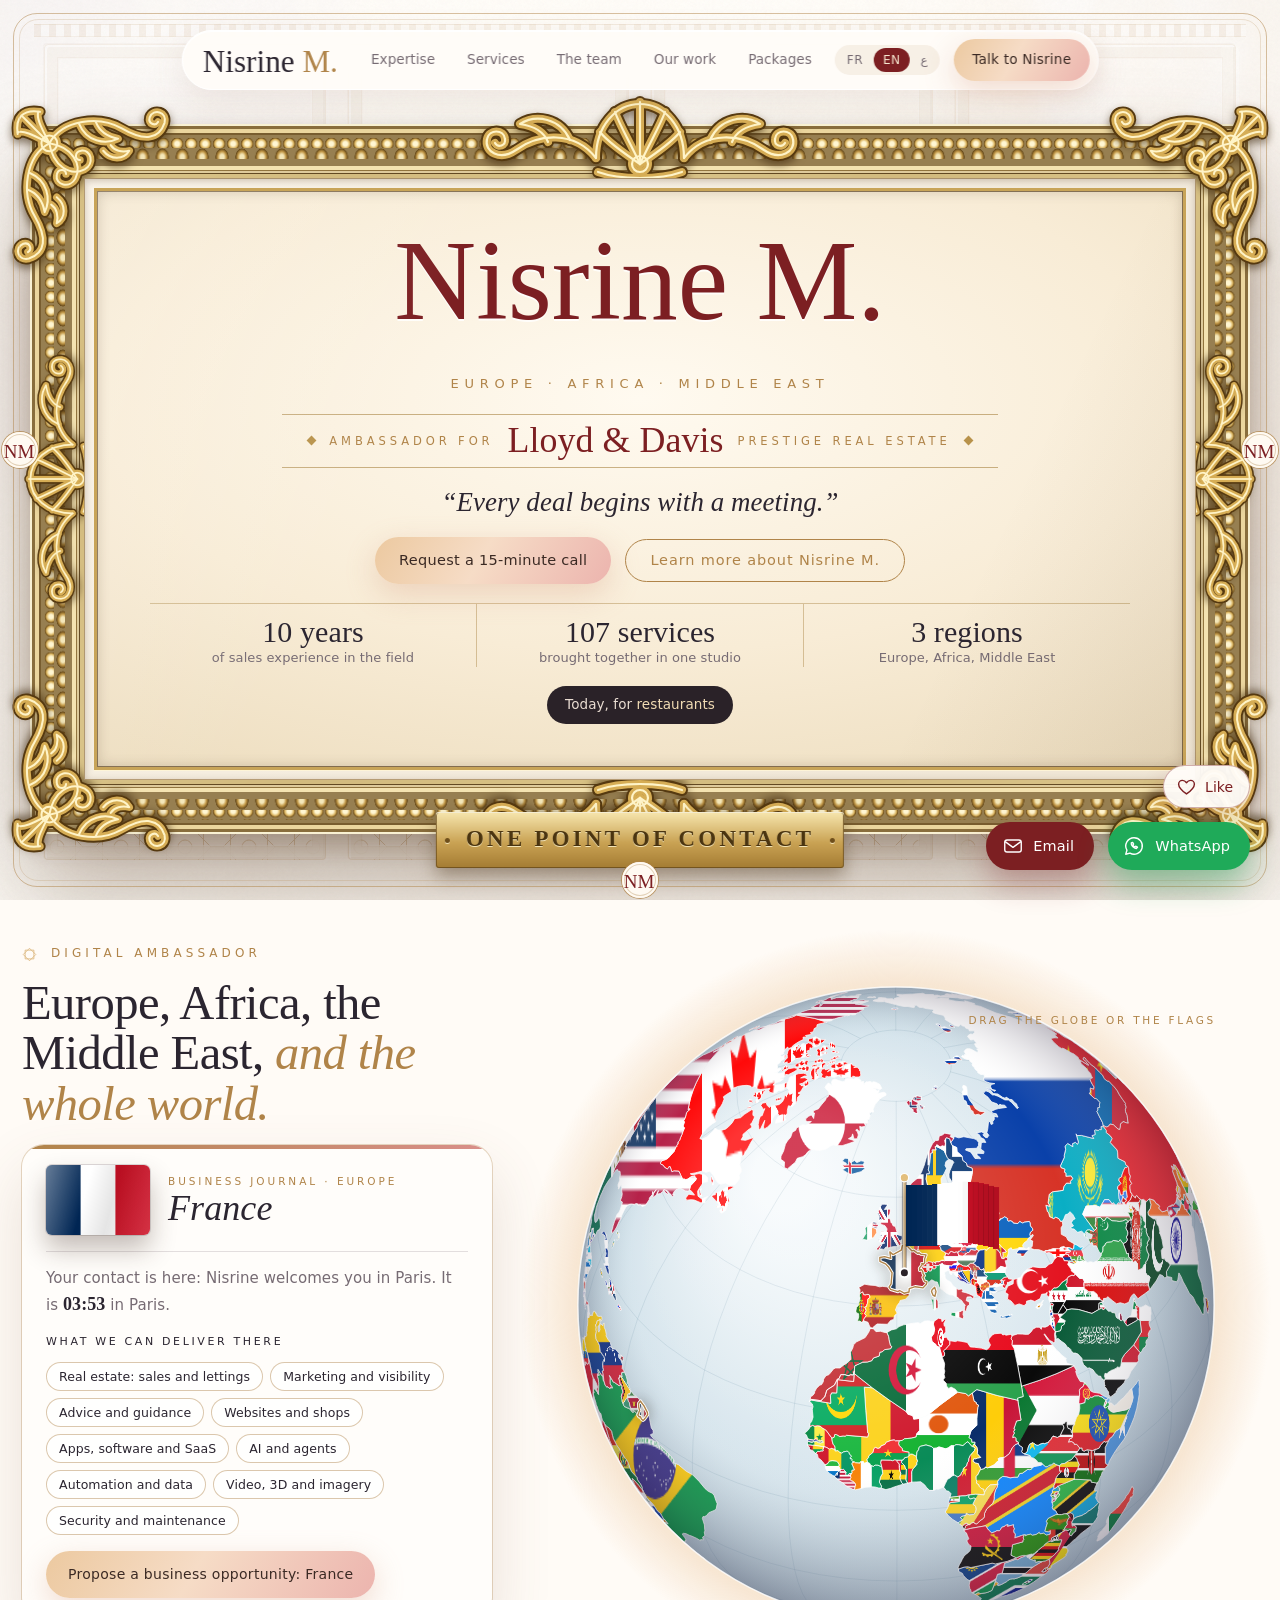
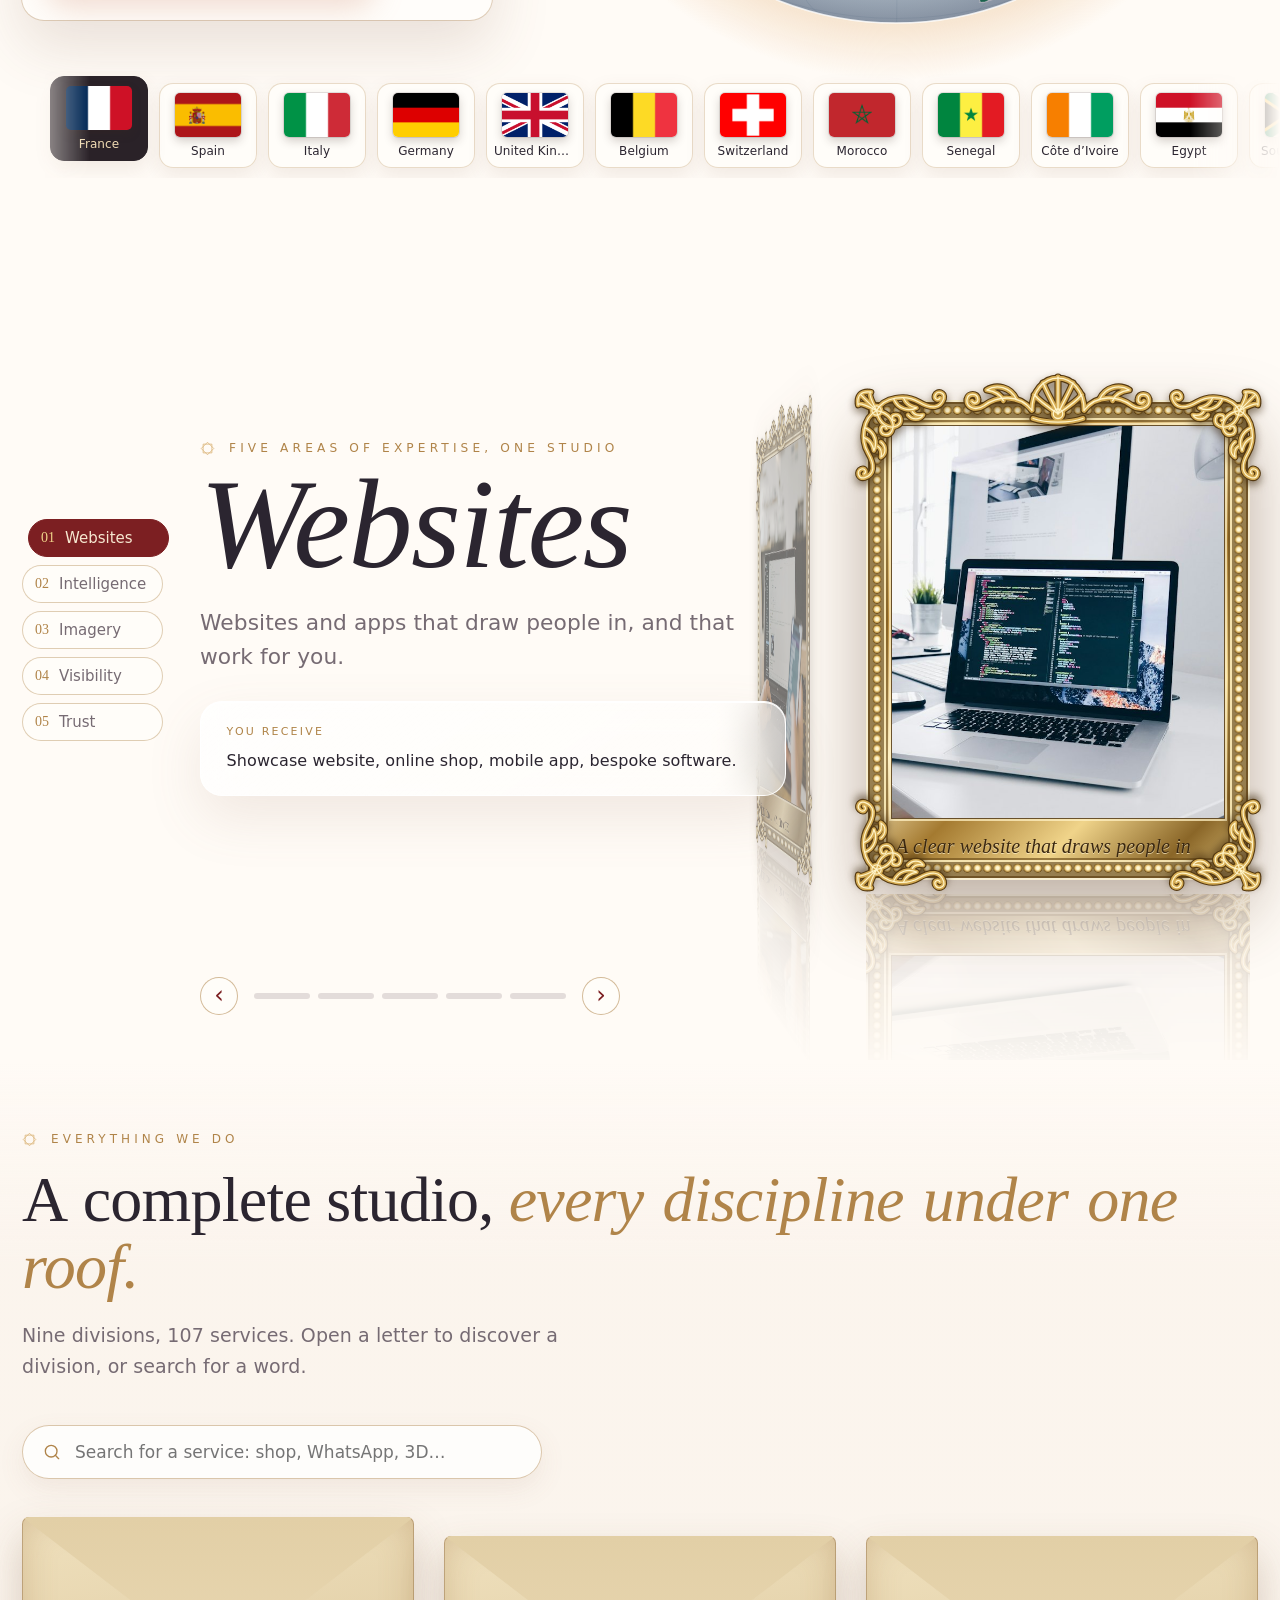
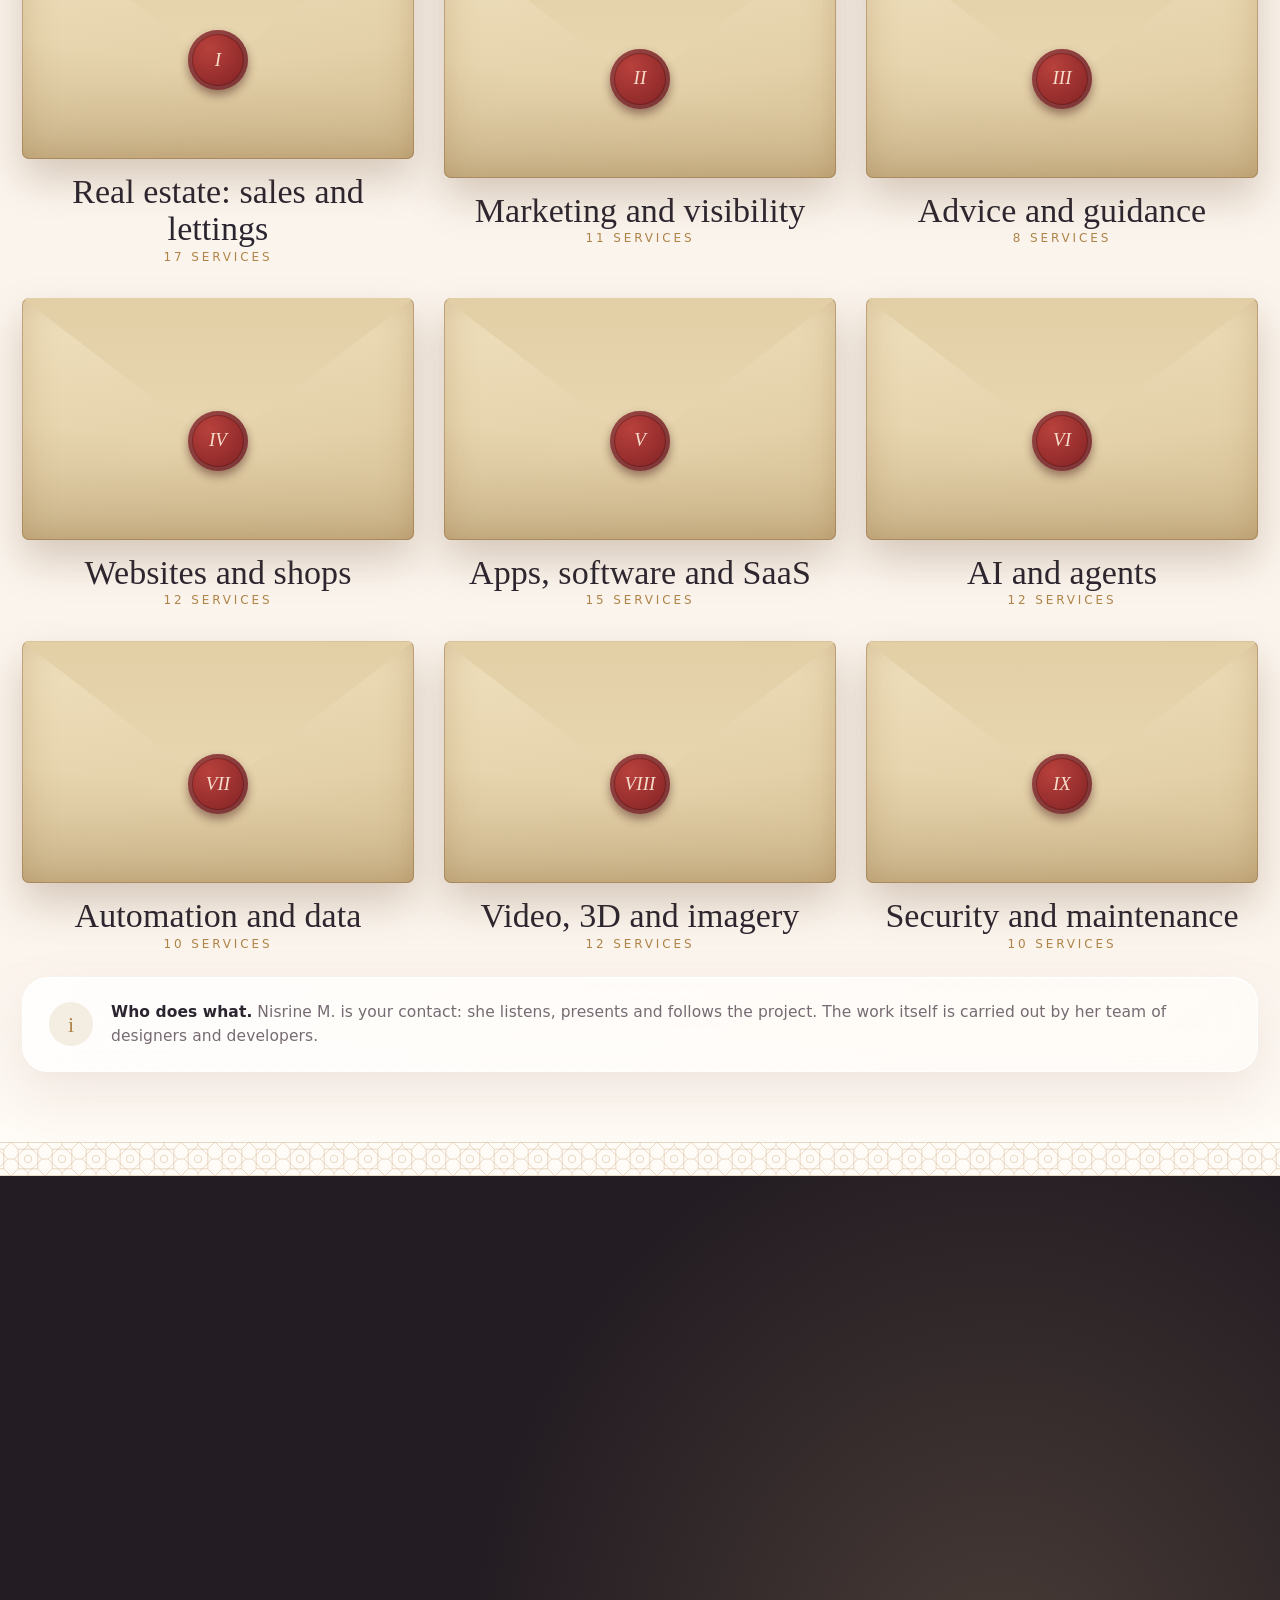
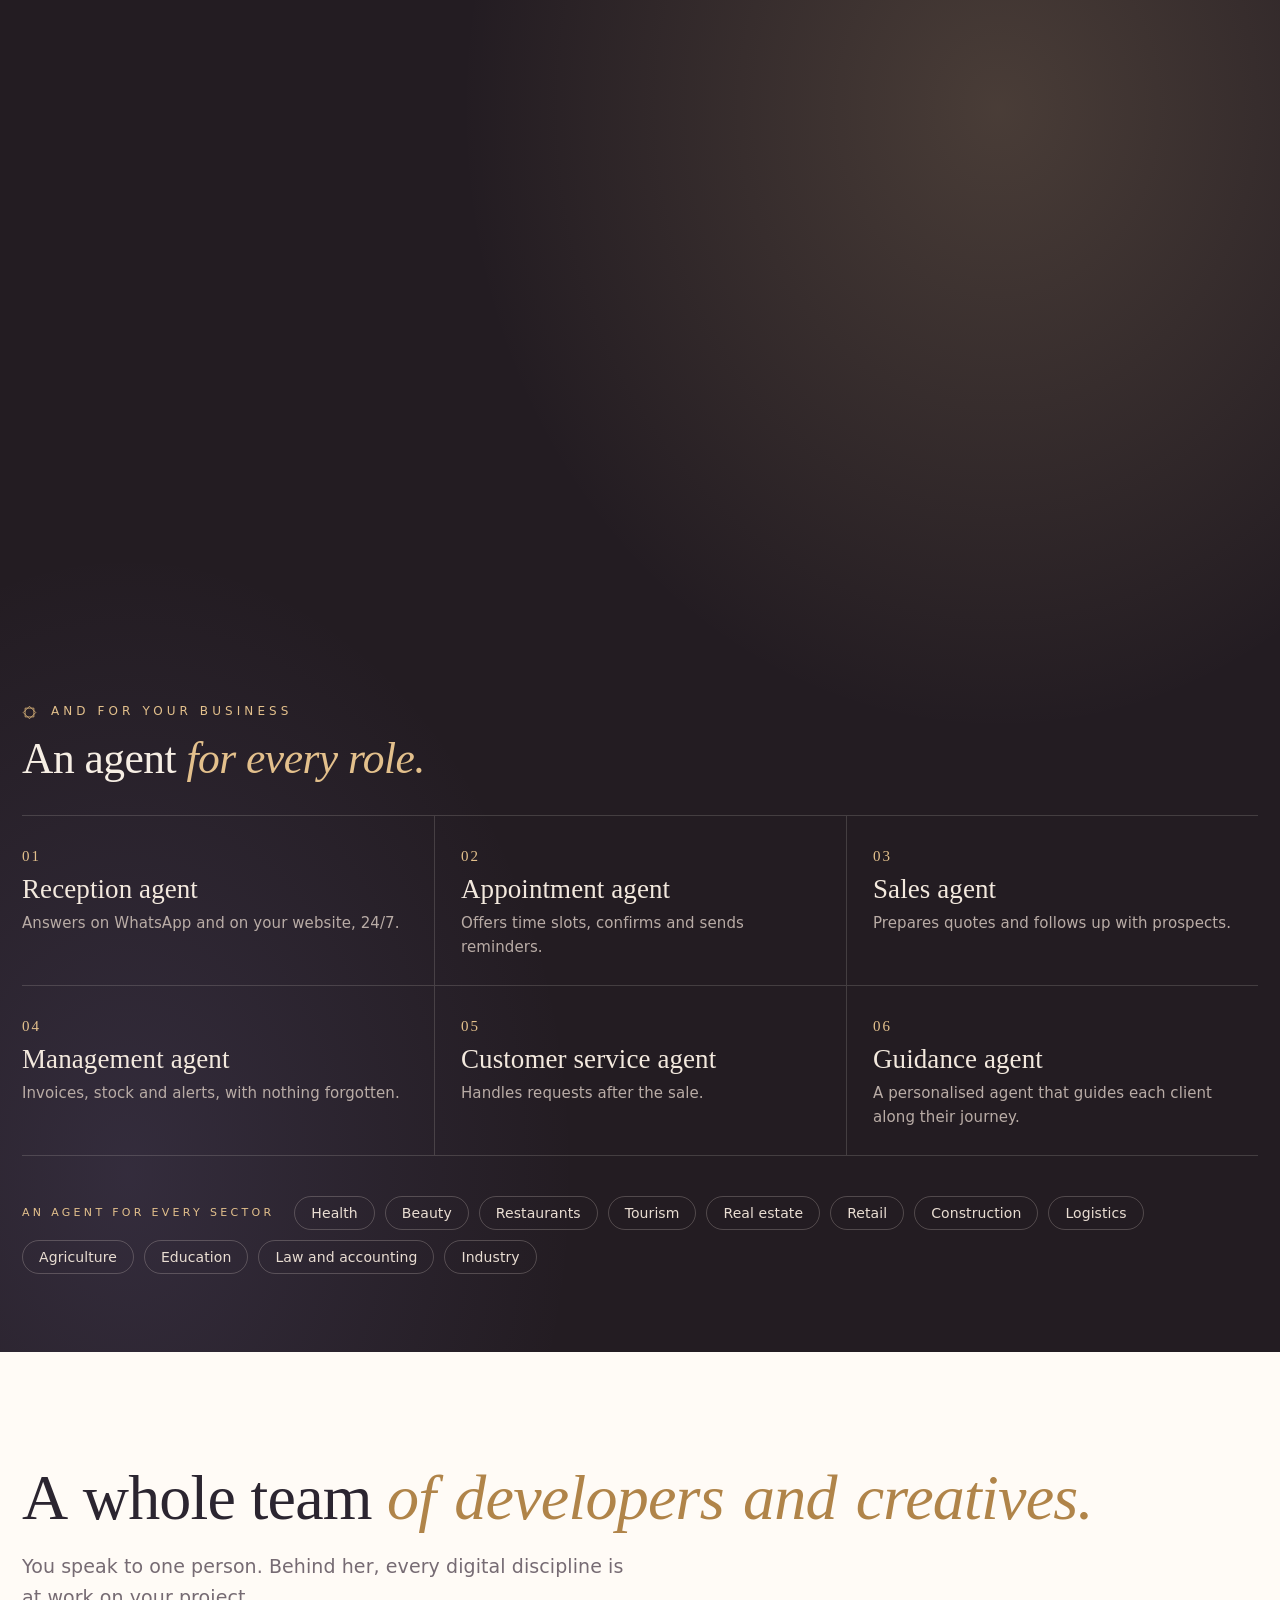
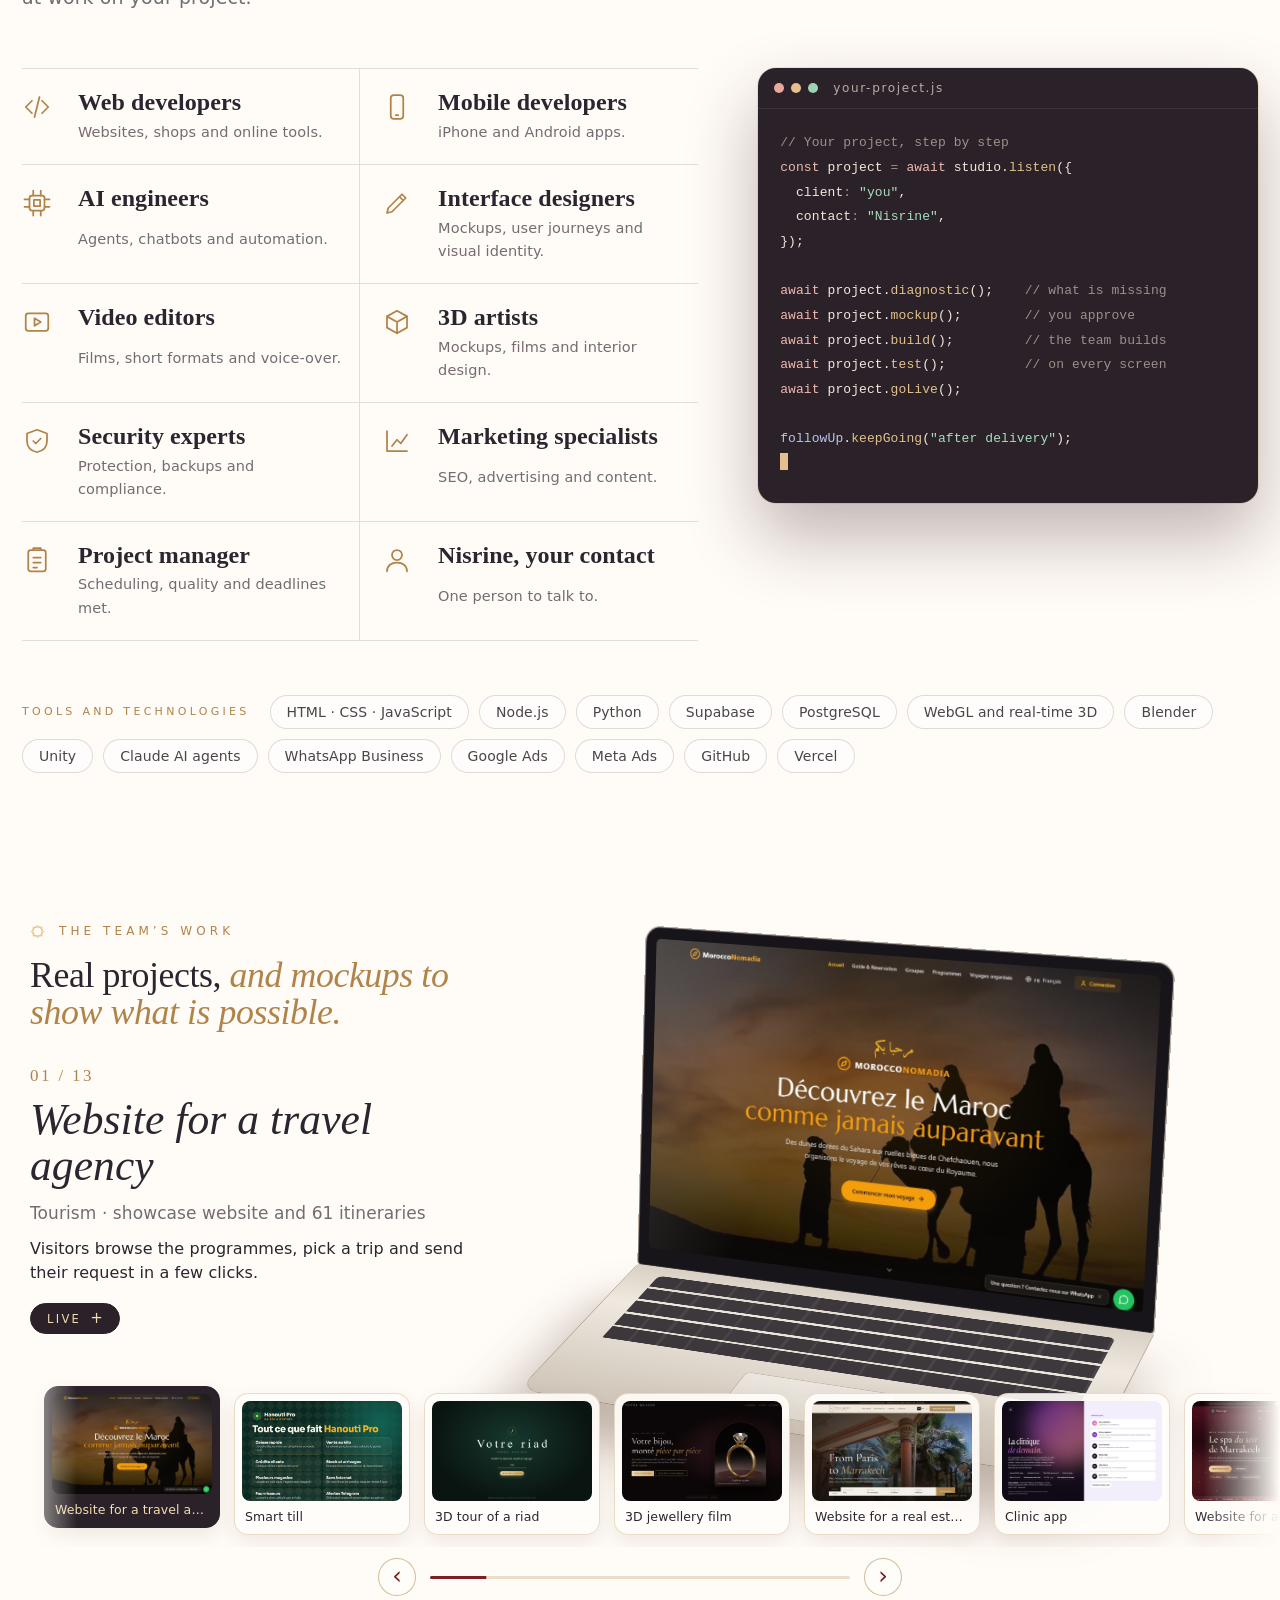
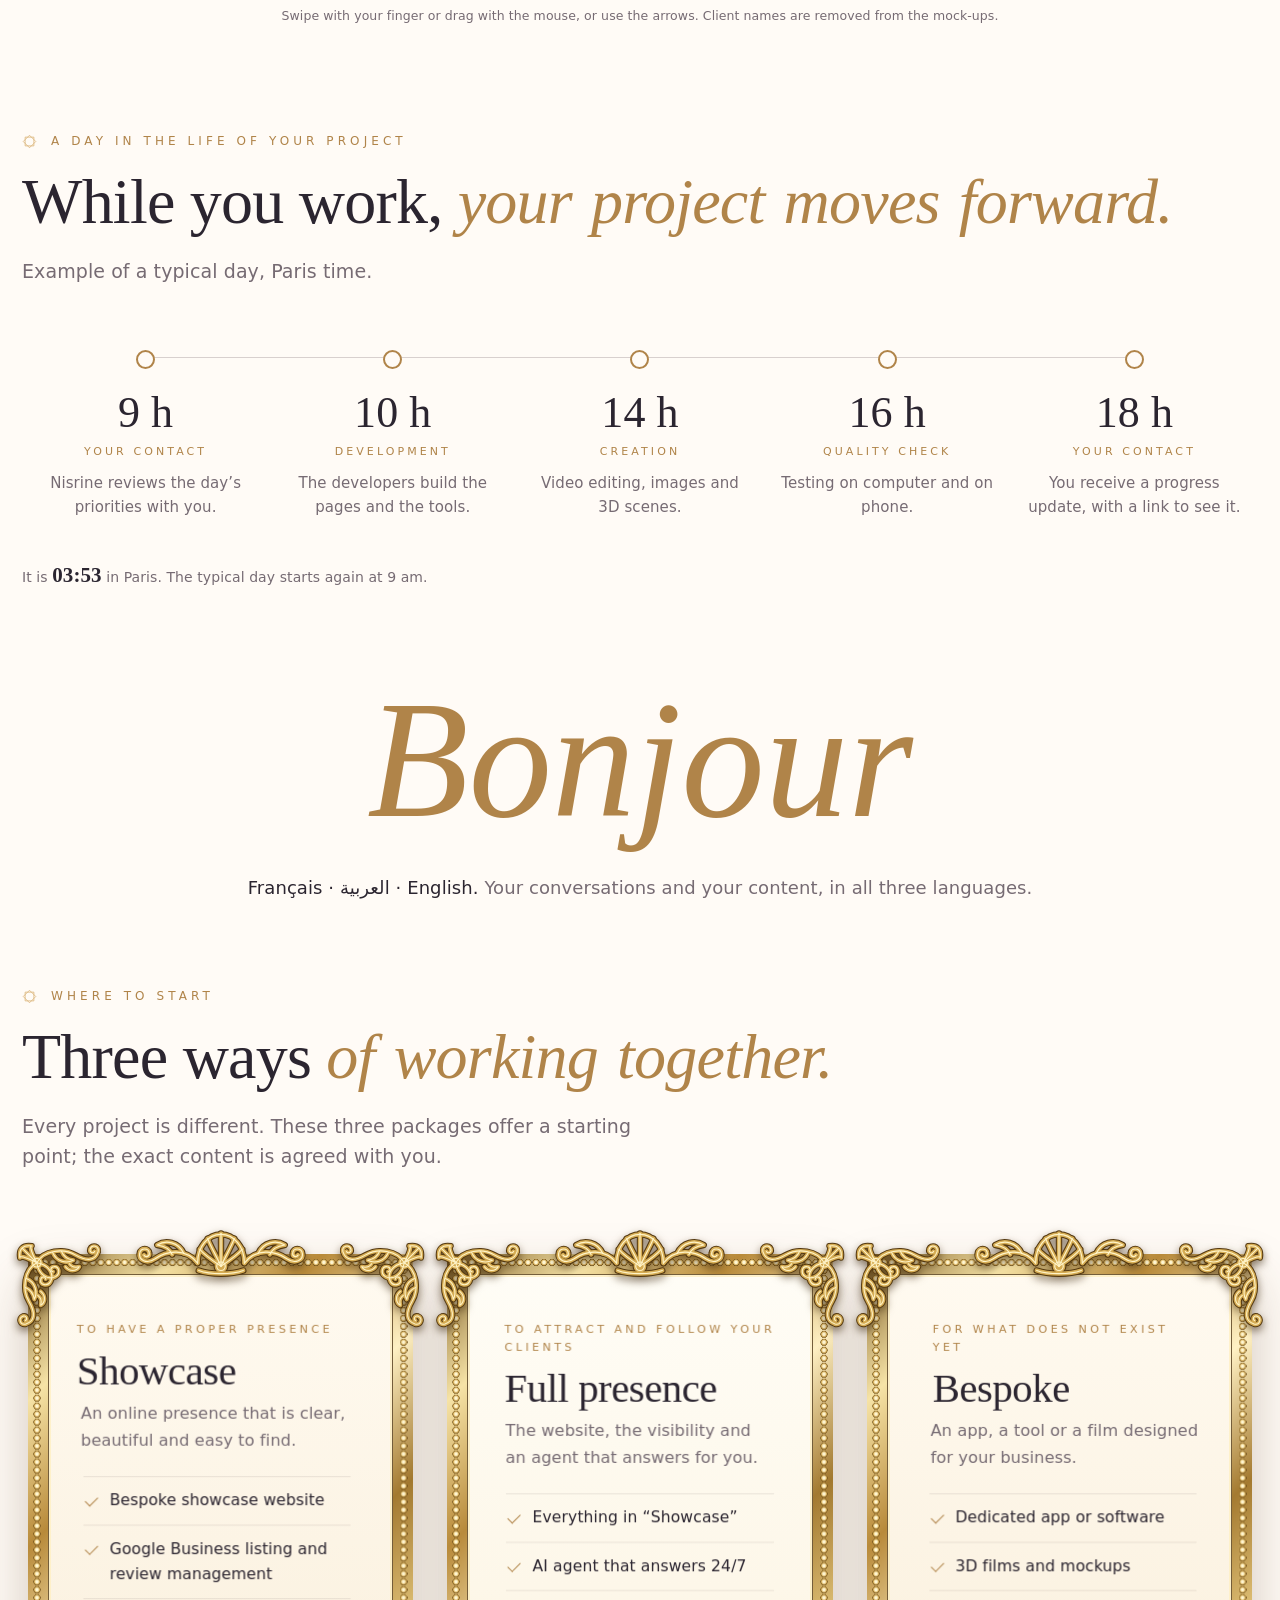
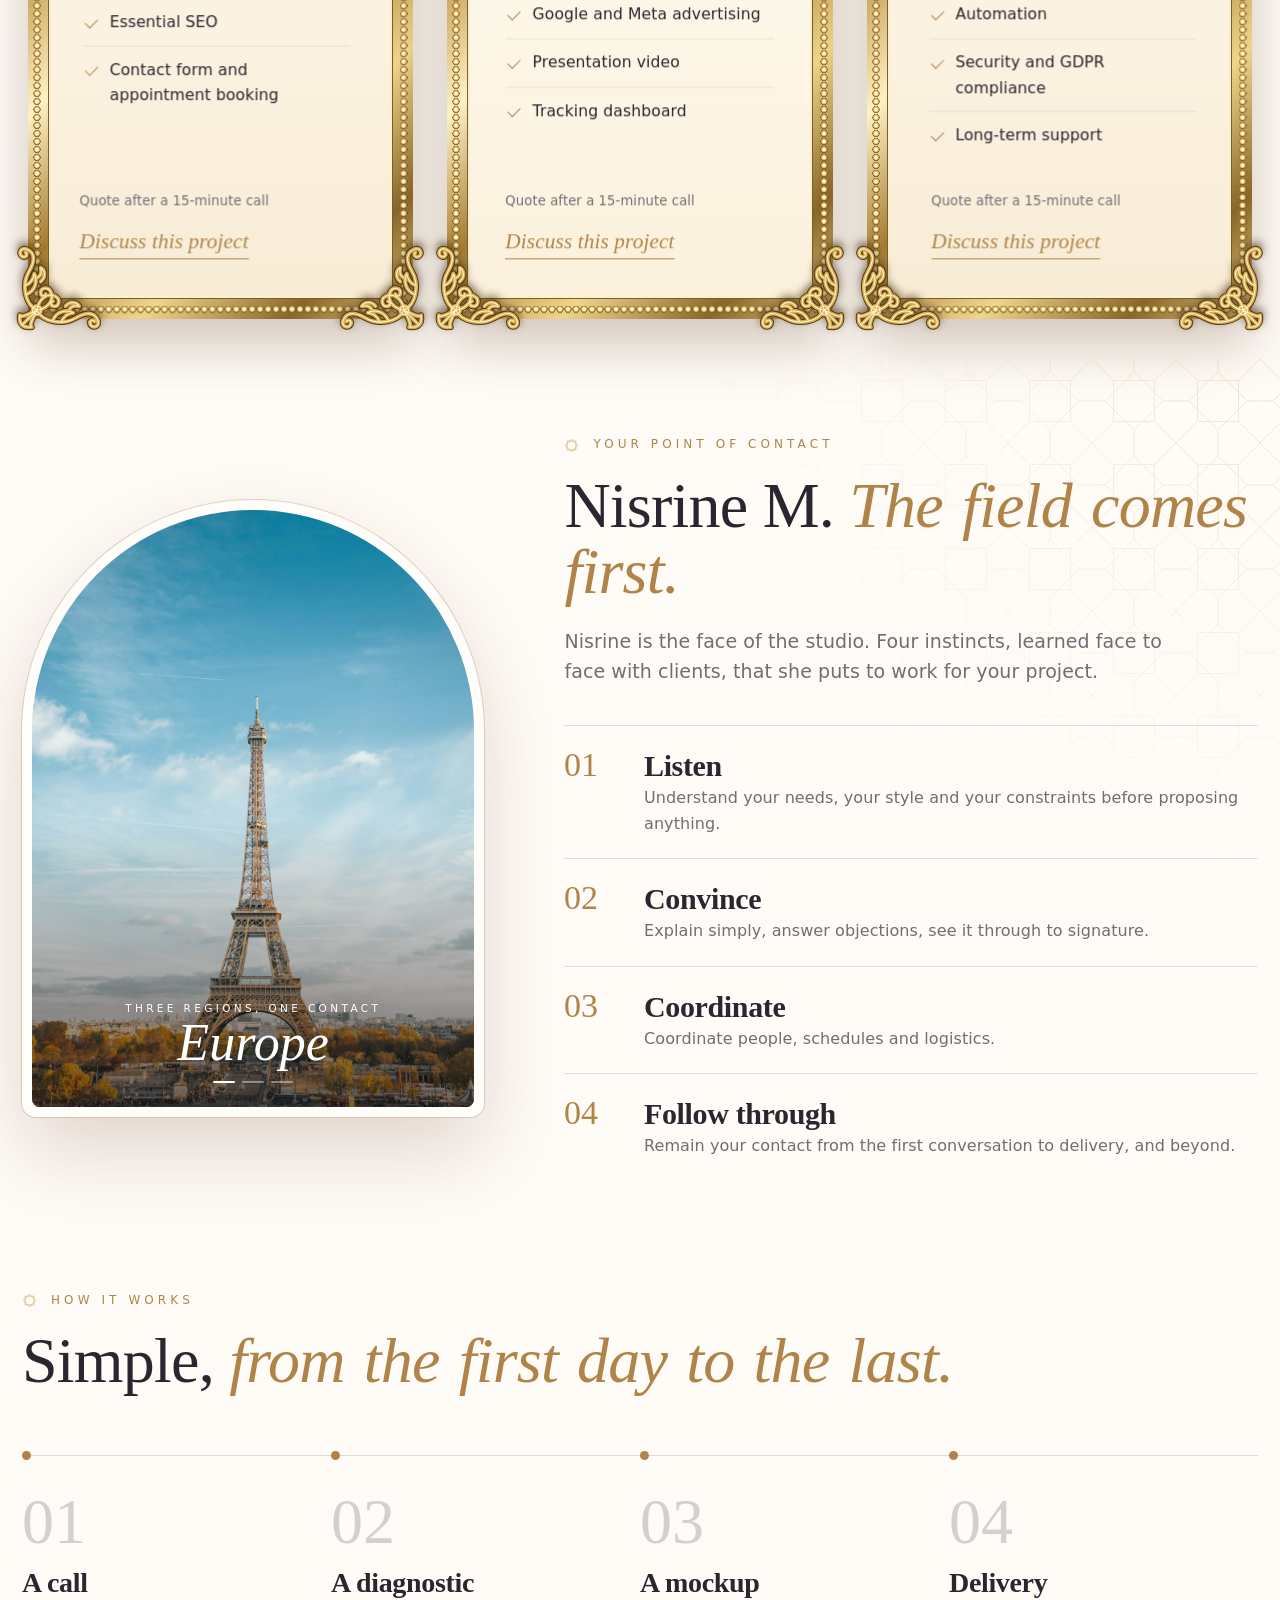
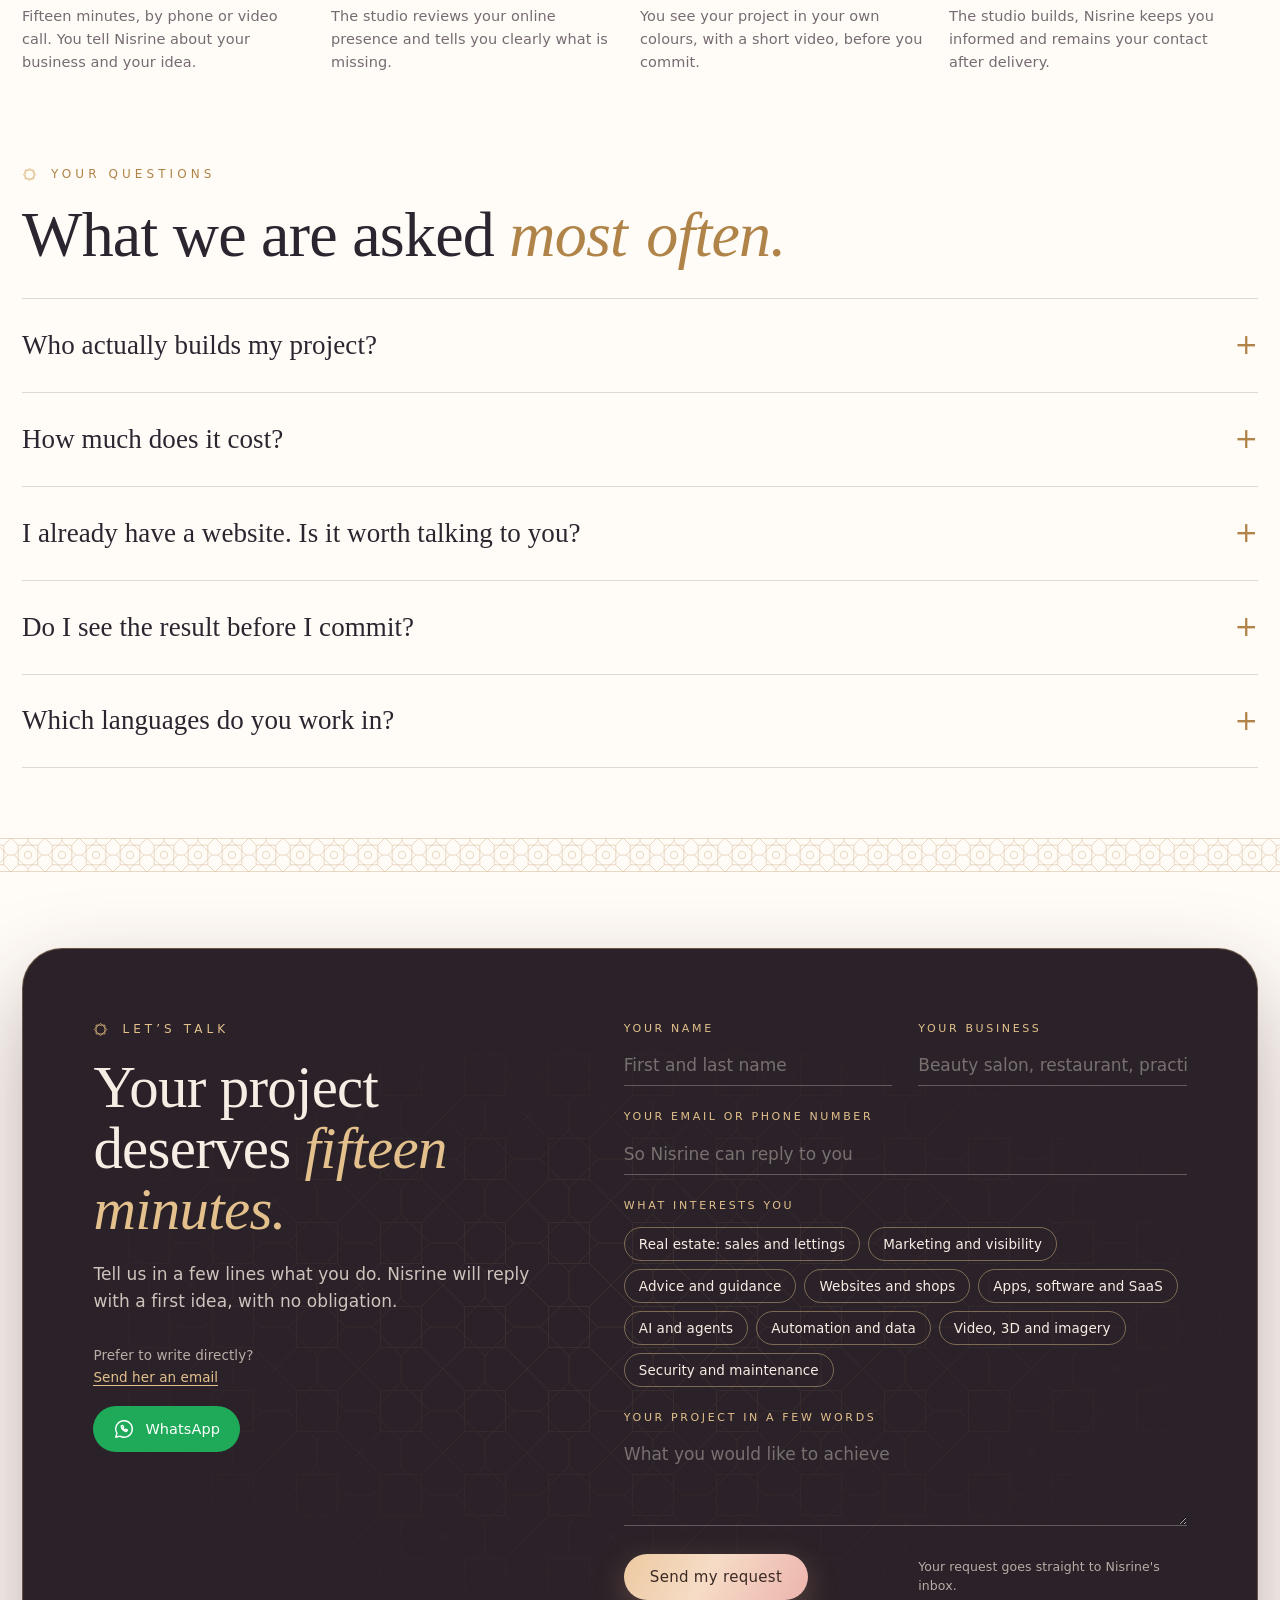
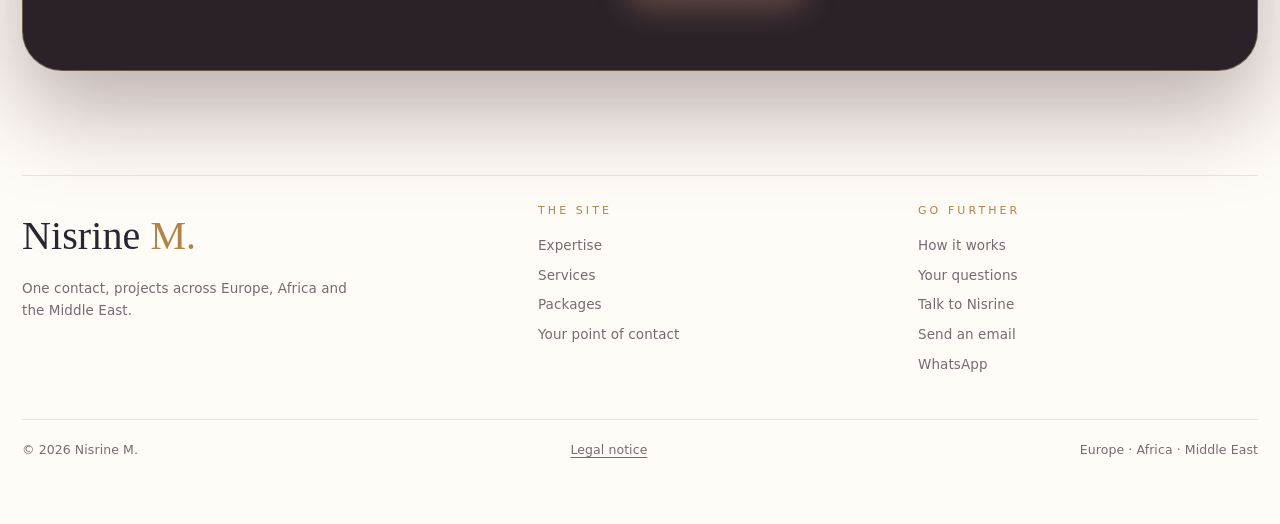
<file: en/index.html>
<!doctype html>
<html lang="en">
<head>
<meta charset="utf-8">
<meta http-equiv="Content-Security-Policy" content="default-src 'self'; script-src 'self' 'unsafe-inline'; style-src 'self' 'unsafe-inline' https://fonts.googleapis.com; font-src https://fonts.gstatic.com; img-src 'self' data:; media-src 'self'; connect-src 'self' https://formsubmit.co; object-src 'none'; base-uri 'self'; form-action 'self' mailto:">
<meta name="referrer" content="strict-origin-when-cross-origin">
<meta name="viewport" content="width=device-width, initial-scale=1">
<title>Nisrine M. · Business Introducer</title>
<meta name="description" content="Nisrine M., business introducer across Europe, Africa and the Middle East, ambassador for Lloyd &amp; Davis: websites, apps, AI agents, 3D films and advertising. One point of contact, a whole team behind her.">
<link rel="canonical" href="https://nisrinemaouly.com/en/">
<link rel="alternate" hreflang="fr" href="https://nisrinemaouly.com/">
<link rel="alternate" hreflang="en" href="https://nisrinemaouly.com/en/">
<link rel="alternate" hreflang="ar" href="https://nisrinemaouly.com/ar/">
<link rel="alternate" hreflang="x-default" href="https://nisrinemaouly.com/">
<meta name="theme-color" content="#7c1f22">
<link rel="icon" href="data:image/svg+xml,%3Csvg xmlns='http://www.w3.org/2000/svg' viewBox='0 0 64 64'%3E%3Ccircle cx='32' cy='32' r='30' fill='%237c1f22'/%3E%3Ccircle cx='32' cy='32' r='25' fill='none' stroke='%23e9c773' stroke-width='2'/%3E%3Ctext x='32' y='43' text-anchor='middle' font-family='Georgia,serif' font-size='30' fill='%23f6e7d0'%3EN%3C/text%3E%3C/svg%3E">
<meta property="og:type" content="website">
<meta property="og:locale" content="en_GB">
<meta property="og:url" content="https://nisrinemaouly.com/en/">
<meta property="og:title" content="Nisrine M. · Business Introducer">
<meta property="og:description" content="Europe, Africa, Middle East. One contact for all your projects. Ambassador of Lloyd &amp; Davis.">
<meta property="og:image" content="https://nisrinemaouly.com/assets/partage.jpg">
<meta property="og:image:width" content="1200">
<meta property="og:image:height" content="630">
<meta name="twitter:card" content="summary_large_image">
<link rel="preconnect" href="https://fonts.googleapis.com">
<link rel="preconnect" href="https://fonts.gstatic.com" crossorigin>
<link href="https://fonts.googleapis.com/css2?family=Pinyon+Script&family=IM+Fell+English:ital@0;1&family=Cormorant+Garamond:ital,wght@0,400;0,500;0,600;1,400;1,500&family=Jost:wght@300;400;500;600&display=swap" rel="stylesheet">
<script>document.documentElement.classList.add('js')</script>
<link rel="stylesheet" href="../assets/site.css?v=f17e8ce1">
</head>
<body>
<a class="evite" href="#contenu">Skip to content</a>
<canvas id="fond" aria-hidden="true"></canvas>
<canvas id="ciel" aria-hidden="true"></canvas>
<div class="mursite" aria-hidden="true"><i></i><i></i><i></i><i></i><i></i><i></i><i></i><i></i></div>
<div class="grain" aria-hidden="true"></div>
<div id="prog" aria-hidden="true"></div>
<button type="button" class="coeur" id="coeur" aria-pressed="false" aria-label="I like this site"><svg viewBox="0 0 24 24" aria-hidden="true"><path d="M12 20.500C5.500 15.800 3 12.600 3 9.300 3 6.800 5 5 7.300 5c1.800 0 3.500 1 4.700 2.700C13.200 6 14.900 5 16.700 5 19 5 21 6.800 21 9.300c0 3.300-2.500 6.500-9 11.200z"/></svg><span id="coeurmot">Like</span></button>
<a class="mel" href="mailto:nisrine.maouly@icloud.com" aria-label="Email Nisrine"><svg viewBox="0 0 24 24" aria-hidden="true"><rect x="3" y="5.500" width="18" height="13" rx="2.500"/><path d="M3.800 7.500l8.200 6 8.200-6"/></svg><span>Email</span></a>
<a class="wa" href="https://wa.me/33676958350" target="_blank" rel="noopener" aria-label="Write to Nisrine on WhatsApp"><svg viewBox="0 0 24 24" aria-hidden="true"><path d="M12 3a9 9 0 0 0-7.700 13.600L3 21l4.600-1.200A9 9 0 1 0 12 3z"/><path d="M9 8.500c-.400 2.800 2.700 6 5.500 6.300l1.300-1.500-2-1.100-.9.800c-.9-.400-1.700-1.200-2.100-2.100l.8-.9-1.100-2z"/></svg><span>WhatsApp</span></a>
<div class="cadre-page" aria-hidden="true"><i></i><i></i><i></i></div>

<div id="entree" aria-hidden="true">
  <div class="env"><div class="dos"></div>
    <div class="lettre"><span>For you</span><b>Nisrine <i>M.</i></b><em>One contact for all your projects.</em></div>
    <div class="devant"></div><div class="rabat"></div><div class="sceau">NM</div></div>
  <p class="mention">You have a message</p>
</div>

<nav>
  <a class="nom" href="#accueil">Nisrine <i>M.</i></a>
  <a class="l" href="#methode">Expertise</a>
    <a class="l" href="#poles">Services</a>
  <a class="l" href="#equipe">The team</a>
  <a class="l" href="#realisations">Our work</a>
  <a class="l" href="#offres">Packages</a>
  <span class="lg" aria-label="Language"><a href="../" lang="fr">FR</a><a href="../en/" class="on" lang="en">EN</a><a href="../ar/" lang="ar">ع</a></span>
  <a class="btn" href="#contact">Talk to Nisrine</a>
</nav>

<div class="lettre-fond" id="lettre" role="dialog" aria-modal="true" aria-label="Learn more about Nisrine M." hidden>
  <div class="env2" aria-hidden="true"><i class="dos2"></i><i class="rab2"></i><i class="sceau2">NM</i></div>
  <article class="parchemin">
    <button type="button" class="fermer" id="fermelettre" aria-label="Close the letter">×</button>
    <div class="aigle" aria-hidden="true">N</div>
    <h2 class="plume">Nisrine M.</h2>
    <p class="sousplume">Business Introducer · Ambassador for Lloyd &amp; Davis</p>
    <p class="corps">Be it hereby known to whoever may read this letter that Nisrine M. brings together those who are looking and those who know how, in the following fields:</p>
    <ol class="domaines"><li><b>Websites and online shops</b><span>showcase sites, e-commerce, bookings</span></li><li><b>Apps, software and SaaS</b><span>bespoke tools for every trade</span></li><li><b>Artificial intelligence and agents</b><span>assistants, chatbots, a personal Butler</span></li><li><b>Automation and data</b><span>follow-ups, quotes, dashboards</span></li><li><b>Video, 3D and imagery</b><span>films, mockups, virtual tours</span></li><li><b>Marketing and visibility</b><span>SEO, advertising, social media</span></li><li><b>Security and maintenance</b><span>protection, backups, compliance</span></li><li><b>Advice and guidance</b><span>diagnostic, ideas, follow-up</span></li><li><b>Real estate: sales and lettings</b><span>introductions between buyers, sellers and landlords</span></li><li><b>Gold and jewellery</b><span>introductions to houses and workshops</span></li><li><b>Clothing and fashion</b><span>ready-to-wear, designers, boutiques</span></li><li><b>Beauty and wellbeing</b><span>beauty salons, spas, clinics</span></li></ol>
    <p class="corps fin">Ten years in the field, and a word that is kept. Every matter entrusted to her will be seen through to the end.</p>
    <div class="basl"><span class="plume petit">Nisrine M.</span><i class="cire">NM</i></div>
    <a class="btn" href="#contact" id="lettrecontact">Bring her a business opportunity</a>
  </article>
</div>
<main id="contenu">
<section id="accueil" data-c="0">
  <div class="grandcadre rv">
    <figure class="tableau titre baroque">
      <svg width="0" height="0" style="position:absolute" aria-hidden="true"><defs><g id="o-coin"><path d="M38 38 C52 12 92 8 116 22 S156 34 162 16 C165 4 150 0 146 10 C144 17 152 20 155 15"/><path d="M70 17 C78 36 98 40 112 33 C100 31 92 25 88 15"/><path d="M38 38 C62 42 74 60 66 76 C60 87 44 83 46 72 C47 65 56 65 56 71"/><path d="M96 46 C104 56 118 56 124 46 C116 48 108 46 104 40"/><path d="M38 38 C30 22 24 12 26 4"/><path d="M 38 38 C 12 52 8 92 22 116 S 34 156 16 162 C 4 165 0 150 10 146 C 17 144 20 152 15 155"/><path d="M 17 70 C 36 78 40 98 33 112 C 31 100 25 92 15 88"/><path d="M 38 38 C 42 62 60 74 76 66 C 87 60 83 44 72 46 C 65 47 65 56 71 56"/><path d="M 46 96 C 56 104 56 118 46 124 C 48 116 46 108 40 104"/><path d="M 38 38 C 22 30 12 24 4 26"/><path d="M38 38 L9 9"/><path d="M4 28 C1 10 10 1 28 4"/><circle cx="38" cy="38" r="8.500" class="plein"/></g><g id="o-crete"><path d="M204 66 C226 38 262 42 284 58 C300 69 316 60 313 47 C311 37 296 37 295 47 C294 54 302 56 305 51"/><path d="M230 48 C240 26 264 22 280 32 C266 34 256 40 252 50"/><path d="M160 72 C170 50 180 34 185 20"/><path d="M160 72 C178 60 192 50 200 40"/><path d="M160 12 C184 12 204 34 204 66"/><path d="M 116 66 C 94 38 58 42 36 58 C 20 69 4 60 7 47 C 9 37 24 37 25 47 C 26 54 18 56 15 51"/><path d="M 90 48 C 80 26 56 22 40 32 C 54 34 64 40 68 50"/><path d="M 160 72 C 150 50 140 34 135 20"/><path d="M 160 72 C 142 60 128 50 120 40"/><path d="M 160 12 C 136 12 116 34 116 66"/><path d="M160 72 L160 10"/><path d="M118 80 C140 88 180 88 202 80"/><circle cx="160" cy="72" r="8" class="plein"/></g></defs></svg><svg class="orn oc o1" viewBox="0 0 170 170" aria-hidden="true"><use href="#o-coin" class="a"/><use href="#o-coin" class="b"/><use href="#o-coin" class="c"/></svg><svg class="orn oc o2" viewBox="0 0 170 170" aria-hidden="true"><use href="#o-coin" class="a"/><use href="#o-coin" class="b"/><use href="#o-coin" class="c"/></svg><svg class="orn oc o3" viewBox="0 0 170 170" aria-hidden="true"><use href="#o-coin" class="a"/><use href="#o-coin" class="b"/><use href="#o-coin" class="c"/></svg><svg class="orn oc o4" viewBox="0 0 170 170" aria-hidden="true"><use href="#o-coin" class="a"/><use href="#o-coin" class="b"/><use href="#o-coin" class="c"/></svg><svg class="orn ot" viewBox="0 0 320 92" aria-hidden="true"><use href="#o-crete" class="a"/><use href="#o-crete" class="b"/><use href="#o-crete" class="c"/></svg><svg class="orn ob" viewBox="0 0 320 92" aria-hidden="true"><use href="#o-crete" class="a"/><use href="#o-crete" class="b"/><use href="#o-crete" class="c"/></svg><svg class="orn og" viewBox="0 0 320 92" aria-hidden="true"><use href="#o-crete" class="a"/><use href="#o-crete" class="b"/><use href="#o-crete" class="c"/></svg><svg class="orn od" viewBox="0 0 320 92" aria-hidden="true"><use href="#o-crete" class="a"/><use href="#o-crete" class="b"/><use href="#o-crete" class="c"/></svg><i class="oves"></i>
      
      <div class="passe"><div class="toile titretoile">
        <h1 class="tgrand">Nisrine M.</h1>
        <div class="tregions">Europe · Africa · Middle East</div>
        <div class="tamb"><i></i><span>Ambassador for</span><b>Lloyd &amp; Davis</b><span>Prestige real estate</span><i></i></div>
        <p class="tcit">“Every deal begins with a meeting.”</p>
        <p class="ttxt">Websites, apps, AI agents, 3D films, real estate, fashion: Nisrine connects people who have a project with the team that knows how to deliver it, then follows every case through to the end.</p>
        <div class="actions tact">
          <a class="btn" href="#contact">Request a 15-minute call</a>
          <button type="button" class="plusbtn" id="ouvrelettre">Learn more about Nisrine M.</button>
        </div>
        <ul class="faits tfaits"><li><b>10 years</b>of sales experience in the field</li><li><b><span data-total>98</span> services</b>brought together in one studio</li><li><b>3 regions</b>Europe, Africa, Middle East</li></ul>
        <div class="domaine tdom">Today, for <b id="domaine">retail</b></div>
      </div></div>
      <figcaption class="plaque"><b>One point of contact</b></figcaption>
    </figure>
  </div>
</section>

<section id="globe" data-c="3">
  <div class="gpin">
    <canvas id="terre" aria-label="Globe: each country bears the colours of its flag; spin it or click on a country"></canvas>
    <div class="cadre gtxt">
      <div class="sur">Digital ambassador</div>
      <h2>Europe, Africa, the Middle East, <em>and the whole world.</em></h2>
      <div class="cherche"><svg viewBox="0 0 24 24"><circle cx="11" cy="11" r="7"/><path d="M20 20l-4-4"/></svg><input id="choixpays" list="listepays" placeholder="Choose a country: Emirates, Saudi Arabia, France…" aria-label="Choose a country" autocomplete="off"><datalist id="listepays"></datalist></div>
      <article class="jrn" id="jrn" aria-live="polite"></article>
    </div>
    <div class="gastuce" aria-hidden="true">Drag the globe or the flags</div>
    <div class="bande" id="bande" aria-label="All countries: drag to browse"></div>
  </div>
</section>

<section id="methode" data-c="1">
  <div class="epingle">
    
    <div class="carrousel" id="carrousel" aria-hidden="true"><div class="anneau3d"><figure class="pan on" style="--i:0"><svg class="orn oc o1" viewBox="0 0 170 170" aria-hidden="true"><use href="#o-coin" class="a"/><use href="#o-coin" class="b"/><use href="#o-coin" class="c"/></svg><svg class="orn oc o2" viewBox="0 0 170 170" aria-hidden="true"><use href="#o-coin" class="a"/><use href="#o-coin" class="b"/><use href="#o-coin" class="c"/></svg><svg class="orn oc o3" viewBox="0 0 170 170" aria-hidden="true"><use href="#o-coin" class="a"/><use href="#o-coin" class="b"/><use href="#o-coin" class="c"/></svg><svg class="orn oc o4" viewBox="0 0 170 170" aria-hidden="true"><use href="#o-coin" class="a"/><use href="#o-coin" class="b"/><use href="#o-coin" class="c"/></svg><svg class="orn ot" viewBox="0 0 320 92" aria-hidden="true"><use href="#o-crete" class="a"/><use href="#o-crete" class="b"/><use href="#o-crete" class="c"/></svg><video muted loop playsinline preload="none" data-poster="../assets/poles/sites.jpg" src="../assets/videos/sites.mp4"></video><figcaption>A clear website that draws people in</figcaption></figure><figure class="pan" style="--i:1"><svg class="orn oc o1" viewBox="0 0 170 170" aria-hidden="true"><use href="#o-coin" class="a"/><use href="#o-coin" class="b"/><use href="#o-coin" class="c"/></svg><svg class="orn oc o2" viewBox="0 0 170 170" aria-hidden="true"><use href="#o-coin" class="a"/><use href="#o-coin" class="b"/><use href="#o-coin" class="c"/></svg><svg class="orn oc o3" viewBox="0 0 170 170" aria-hidden="true"><use href="#o-coin" class="a"/><use href="#o-coin" class="b"/><use href="#o-coin" class="c"/></svg><svg class="orn oc o4" viewBox="0 0 170 170" aria-hidden="true"><use href="#o-coin" class="a"/><use href="#o-coin" class="b"/><use href="#o-coin" class="c"/></svg><svg class="orn ot" viewBox="0 0 320 92" aria-hidden="true"><use href="#o-crete" class="a"/><use href="#o-crete" class="b"/><use href="#o-crete" class="c"/></svg><video muted loop playsinline preload="none" data-poster="../assets/poles/ia.jpg" src="../assets/videos/ia.mp4"></video><figcaption>An agent that answers for you</figcaption></figure><figure class="pan" style="--i:2"><svg class="orn oc o1" viewBox="0 0 170 170" aria-hidden="true"><use href="#o-coin" class="a"/><use href="#o-coin" class="b"/><use href="#o-coin" class="c"/></svg><svg class="orn oc o2" viewBox="0 0 170 170" aria-hidden="true"><use href="#o-coin" class="a"/><use href="#o-coin" class="b"/><use href="#o-coin" class="c"/></svg><svg class="orn oc o3" viewBox="0 0 170 170" aria-hidden="true"><use href="#o-coin" class="a"/><use href="#o-coin" class="b"/><use href="#o-coin" class="c"/></svg><svg class="orn oc o4" viewBox="0 0 170 170" aria-hidden="true"><use href="#o-coin" class="a"/><use href="#o-coin" class="b"/><use href="#o-coin" class="c"/></svg><svg class="orn ot" viewBox="0 0 320 92" aria-hidden="true"><use href="#o-crete" class="a"/><use href="#o-crete" class="b"/><use href="#o-crete" class="c"/></svg><video muted loop playsinline preload="none" data-poster="../assets/poles/images.jpg" src="../assets/videos/images.mp4"></video><figcaption>Your place, visible before it exists</figcaption></figure><figure class="pan" style="--i:3"><svg class="orn oc o1" viewBox="0 0 170 170" aria-hidden="true"><use href="#o-coin" class="a"/><use href="#o-coin" class="b"/><use href="#o-coin" class="c"/></svg><svg class="orn oc o2" viewBox="0 0 170 170" aria-hidden="true"><use href="#o-coin" class="a"/><use href="#o-coin" class="b"/><use href="#o-coin" class="c"/></svg><svg class="orn oc o3" viewBox="0 0 170 170" aria-hidden="true"><use href="#o-coin" class="a"/><use href="#o-coin" class="b"/><use href="#o-coin" class="c"/></svg><svg class="orn oc o4" viewBox="0 0 170 170" aria-hidden="true"><use href="#o-coin" class="a"/><use href="#o-coin" class="b"/><use href="#o-coin" class="c"/></svg><svg class="orn ot" viewBox="0 0 320 92" aria-hidden="true"><use href="#o-crete" class="a"/><use href="#o-crete" class="b"/><use href="#o-crete" class="c"/></svg><video muted loop playsinline preload="none" data-poster="../assets/poles/pub.jpg" src="../assets/videos/pub.mp4"></video><figcaption>Figures on the rise</figcaption></figure><figure class="pan" style="--i:4"><svg class="orn oc o1" viewBox="0 0 170 170" aria-hidden="true"><use href="#o-coin" class="a"/><use href="#o-coin" class="b"/><use href="#o-coin" class="c"/></svg><svg class="orn oc o2" viewBox="0 0 170 170" aria-hidden="true"><use href="#o-coin" class="a"/><use href="#o-coin" class="b"/><use href="#o-coin" class="c"/></svg><svg class="orn oc o3" viewBox="0 0 170 170" aria-hidden="true"><use href="#o-coin" class="a"/><use href="#o-coin" class="b"/><use href="#o-coin" class="c"/></svg><svg class="orn oc o4" viewBox="0 0 170 170" aria-hidden="true"><use href="#o-coin" class="a"/><use href="#o-coin" class="b"/><use href="#o-coin" class="c"/></svg><svg class="orn ot" viewBox="0 0 320 92" aria-hidden="true"><use href="#o-crete" class="a"/><use href="#o-crete" class="b"/><use href="#o-crete" class="c"/></svg><video muted loop playsinline preload="none" data-poster="../assets/poles/securite.jpg" src="../assets/videos/securite.mp4"></video><figcaption>Your access, well protected</figcaption></figure></div></div>
    <div class="cadre">
      <div class="pas">
        <div class="sur">Five areas of expertise, one studio</div>
        <ol class="sommaire" id="sommaire" aria-label="Contents"><li><button type="button" class="on"><span>01</span>Websites</button></li><li><button type="button"><span>02</span>Intelligence</button></li><li><button type="button"><span>03</span>Imagery</button></li><li><button type="button"><span>04</span>Visibility</button></li><li><button type="button"><span>05</span>Trust</button></li></ol>
        <div class="bloc" id="bloc">
          <div class="on"><h3><em>Websites</em></h3><p>Websites and apps that draw people in, and that work for you.</p>
            <div class="preuve verre"><small>You receive</small>Showcase website, online shop, mobile app, bespoke software.</div></div>
          <div><h3><em>Intelligence</em></h3><p>AI agents that answer, guide and organise, day and night.</p>
            <div class="preuve verre"><small>You receive</small>Agents and chatbots, personalised guidance agents, automation.</div></div>
          <div><h3><em>Imagery</em></h3><p>3D films and mockups that show a project before it even exists.</p>
            <div class="preuve verre"><small>You receive</small>Editing, 3D films, mockups, interior and exterior design for real estate.</div></div>
          <div><h3><em>Visibility</em></h3><p>Be found on Google, be chosen on social media.</p>
            <div class="preuve verre"><small>You receive</small>SEO, Google Ads, Meta advertising, content, brand image.</div></div>
          <div><h3><em>Trust</em></h3><p>A protected, compliant website, and someone who answers when you call.</p>
            <div class="preuve verre"><small>You receive</small>Security, maintenance, GDPR compliance, long-term follow-up.</div></div>
        </div>
      </div>
    </div>
    <div class="jalons" id="jalons"><button type="button" class="fl" data-d="-1" aria-label="Previous">&#8249;</button><i></i><i></i><i></i><i></i><i></i><button type="button" class="fl" data-d="1" aria-label="Next">&#8250;</button></div>
  </div>
</section>

<section id="poles" data-c="3">
  <div class="cadre">
    <div class="sur rv">Everything we do</div>
    <h2 class="mots">A complete studio, <em>every discipline under one roof.</em></h2>
    <p class="chapo rv">Nine divisions, <span data-total>87</span> services. Open a letter to discover a division, or search for a word.</p>
    <div class="cherche rv"><svg viewBox="0 0 24 24"><circle cx="11" cy="11" r="7"/><path d="M20 20l-4-4"/></svg><input id="cherche" type="search" placeholder="Search for a service: shop, WhatsApp, 3D…" aria-label="Search for a service" autocomplete="off"></div>
    <div class="plis rv" id="plis"></div>
    <div class="poles rv" id="polesbloc" hidden>
      <div class="onglets" id="onglets" role="tablist"></div>
      <div class="panneau verre" id="panneau" role="tabpanel"></div>
    </div>
    <div class="note verre rv"><div class="pt">i</div><div><b>Who does what.</b> Nisrine M. is your contact: she listens, presents and follows the project. The work itself is carried out by her team of designers and developers.</div></div>
  </div>
</section>

<div class="zellige" aria-hidden="true"></div>
<section id="majordome" data-c="0">
  <div class="cadre">
    <div class="sur rv">Nisrine’s AI Butler <span class="nouveau">New</span></div>
    <h2 class="mots">A personal agent, <em>created for one person only.</em></h2>
    <p class="chapo rv">It reads, writes, organises and books on your behalf. You stay in control of everything that matters.</p>
    <div class="maj">
      <div class="rv">
        <ul class="missions" id="missions"><li tabindex="0" role="button" data-m="0"><svg viewBox="0 0 24 24"><rect x="3" y="5" width="18" height="14" rx="2"/><path d="M3 7l9 6 9-6"/></svg><div><b>Read and sort e-mails</b><span>It reads everything, summarises, and drafts the replies.</span></div><i>→</i></li><li tabindex="0" role="button" data-m="1"><svg viewBox="0 0 24 24"><rect x="3" y="5" width="18" height="16" rx="2"/><path d="M3 10h18M8 3v4M16 3v4"/></svg><div><b>Organise the week</b><span>It groups your appointments and protects your time.</span></div><i>→</i></li><li tabindex="0" role="button" data-m="2"><svg viewBox="0 0 24 24"><path d="M3 13l18-8-6 16-3-7z"/><path d="M12 14l3-4"/></svg><div><b>Prepare a trip</b><span>Flight, hotel, transfer: everything is ready for your approval.</span></div><i>→</i></li><li tabindex="0" role="button" data-m="3"><svg viewBox="0 0 24 24"><path d="M7 3h7l5 5v13H7z"/><path d="M14 3v5h5M10 13h6M10 17h6"/></svg><div><b>Draft documents</b><span>Quotes, letters, meeting notes, based on your templates.</span></div><i>→</i></li><li tabindex="0" role="button" data-m="4"><svg viewBox="0 0 24 24"><path d="M20 12a8 8 0 1 1-2.300-5.600"/><path d="M20 4v4h-4M12 8v4l3 2"/></svg><div><b>Follow up without forgetting</b><span>It tracks whatever is awaiting a reply and follows up politely.</span></div><i>→</i></li><li tabindex="0" role="button" data-m="5"><svg viewBox="0 0 24 24"><path d="M4 9h16M6 9v10M18 9v10M9 9V5h6v4"/></svg><div><b>Organise an evening</b><span>Table, invitations, reminder: it takes care of the details.</span></div><i>→</i></li></ul>
        <div class="regle"><b>It prepares, you approve.</b> No payment or important message goes out without your approval.</div>
      </div>
      <div class="tscene rv" aria-hidden="true">
        <div>
          <div class="tel3d" id="tel3d"><div class="ecr"><div class="haut"><span class="av">M</span><div><b>Butler</b><span>● online</span></div></div><div class="fil2" id="fil2"></div></div></div>
          <div class="demo">Animated demonstration</div>
        </div>
      </div>
    </div>
    <div class="agents">
      <div class="sur rv">And for your business</div>
      <h3 class="rv" style="margin-top:14px">An agent <em>for every role.</em></h3>
      <div class="ag rv"><div><small>01</small><b>Reception agent</b><p>Answers on WhatsApp and on your website, 24/7.</p></div><div><small>02</small><b>Appointment agent</b><p>Offers time slots, confirms and sends reminders.</p></div><div><small>03</small><b>Sales agent</b><p>Prepares quotes and follows up with prospects.</p></div><div><small>04</small><b>Management agent</b><p>Invoices, stock and alerts, with nothing forgotten.</p></div><div><small>05</small><b>Customer service agent</b><p>Handles requests after the sale.</p></div><div><small>06</small><b>Guidance agent</b><p>A personalised agent that guides each client along their journey.</p></div></div>
      <div class="metiers2 rv"><span>An agent for every sector</span><b>Health</b><b>Beauty</b><b>Restaurants</b><b>Tourism</b><b>Real estate</b><b>Retail</b><b>Construction</b><b>Logistics</b><b>Agriculture</b><b>Education</b><b>Law and accounting</b><b>Industry</b></div>
    </div>
  </div>
</section>

<section id="equipe" data-c="1">
  <div class="cadre">
    <div class="sur rv">Behind Nisrine</div>
    <h2 class="mots">A whole team <em>of developers and creatives.</em></h2>
    <p class="chapo rv">You speak to one person. Behind her, every digital discipline is at work on your project.</p>
    <div class="eq">
      <ul class="metiers rv"><li><svg viewBox="0 0 24 24"><path d="M8 7l-5 5 5 5M16 7l5 5-5 5M14 4l-4 16"/></svg><b>Web developers</b><span>Websites, shops and online tools.</span></li><li><svg viewBox="0 0 24 24"><rect x="7" y="2.500" width="10" height="19" rx="2.500"/><path d="M11 18.500h2"/></svg><b>Mobile developers</b><span>iPhone and Android apps.</span></li><li><svg viewBox="0 0 24 24"><rect x="6" y="6" width="12" height="12" rx="2"/><path d="M9.500 9.500h5v5h-5zM9 2v4M15 2v4M9 18v4M15 18v4M2 9h4M2 15h4M18 9h4M18 15h4"/></svg><b>AI engineers</b><span>Agents, chatbots and automation.</span></li><li><svg viewBox="0 0 24 24"><path d="M4 20l4-1L19 8l-3-3L5 16z"/><path d="M14 7l3 3"/></svg><b>Interface designers</b><span>Mockups, user journeys and visual identity.</span></li><li><svg viewBox="0 0 24 24"><rect x="3" y="5" width="18" height="14" rx="2"/><path d="M10 9l5 3-5 3z"/></svg><b>Video editors</b><span>Films, short formats and voice-over.</span></li><li><svg viewBox="0 0 24 24"><path d="M12 3l8 4.500v9L12 21l-8-4.500v-9z"/><path d="M12 12l8-4.500M12 12v9M12 12L4 7.500"/></svg><b>3D artists</b><span>Mockups, films and interior design.</span></li><li><svg viewBox="0 0 24 24"><path d="M12 3l8 3v6c0 5-3.500 8-8 9-4.500-1-8-4-8-9V6z"/><path d="M9 12l2 2 4-4"/></svg><b>Security experts</b><span>Protection, backups and compliance.</span></li><li><svg viewBox="0 0 24 24"><path d="M4 20V4M4 20h16M8 16l4-5 3 3 5-7"/></svg><b>Marketing specialists</b><span>SEO, advertising and content.</span></li><li><svg viewBox="0 0 24 24"><rect x="5" y="4" width="14" height="17" rx="2"/><path d="M9 4V2.500h6V4M9 10h6M9 14h6M9 18h3"/></svg><b>Project manager</b><span>Scheduling, quality and deadlines met.</span></li><li><svg viewBox="0 0 24 24"><circle cx="12" cy="8" r="4"/><path d="M4 21c0-4.500 3.600-7 8-7s8 2.500 8 7"/></svg><b>Nisrine, your contact</b><span>One person to talk to.</span></li></ul>
      <div class="code rv" aria-hidden="true">
        <div class="barre2"><i></i><i></i><i></i>your-project.js</div>
        <pre id="code"></pre>
      </div>
    </div>
    <div class="techs rv"><span>Tools and technologies</span><b>HTML · CSS · JavaScript</b><b>Node.js</b><b>Python</b><b>Supabase</b><b>PostgreSQL</b><b>WebGL and real-time 3D</b><b>Blender</b><b>Unity</b><b>Claude AI agents</b><b>WhatsApp Business</b><b>Google Ads</b><b>Meta Ads</b><b>GitHub</b><b>Vercel</b></div>
  </div>
</section>

<section id="realisations" data-c="1">
  <div class="rpin">
    <div class="rgrille">
      <div class="rtxt">
        <div class="sur rv">The team’s work</div>
        <h2 class="rv">Real projects, <em>and mockups to show what is possible.</em></h2>
        <div class="rfiches" id="rfiches"><div class="on"><span class="no">01 / 13</span><b>Website for a travel agency</b><p>Tourism · showcase website and 61 itineraries</p><p class="rplus">Visitors browse the programmes, pick a trip and send their request in a few clicks.</p><button type="button" class="etq vrai" aria-expanded="false">Live</button><small class="edef">A real site, live today.</small></div><div><span class="no">02 / 13</span><b>Smart till</b><p>Retail · stock, customer credit, suppliers</p><p class="rplus">The shopkeeper takes payments, tracks stock and sees who owes money, all on one screen.</p><button type="button" class="etq vrai" aria-expanded="false">Real project</button><small class="edef">A real project by the team. The client’s name is not shown.</small></div><div><span class="no">03 / 13</span><b>3D tour of a riad</b><p>Tourism · visit the house before the trip</p><p class="rplus">Travellers walk through the house, room by room, before booking.</p><button type="button" class="etq" aria-expanded="false">Demonstration mockup</button><small class="edef">An example built by the team to show what is possible. It is not a client: your project will be made to measure.</small></div><div><span class="no">04 / 13</span><b>3D jewellery film</b><p>Jewellery · the piece assembled part by part</p><p class="rplus">A 3D film shows the jewel from every angle, assembled piece by piece.</p><button type="button" class="etq" aria-expanded="false">Demonstration mockup</button><small class="edef">An example built by the team to show what is possible. It is not a client: your project will be made to measure.</small></div><div><span class="no">05 / 13</span><b>Website for a real estate agency</b><p>Real estate · property search and 24/7 assistant</p><p class="rplus">Visitors search for a property, and an assistant answers their questions at any hour.</p><button type="button" class="etq" aria-expanded="false">Demonstration mockup</button><small class="edef">An example built by the team to show what is possible. It is not a client: your project will be made to measure.</small></div><div><span class="no">06 / 13</span><b>Clinic app</b><p>Health · patient app and practice software</p><p class="rplus">Patients book and follow their care; the practice manages its schedule.</p><button type="button" class="etq" aria-expanded="false">Demonstration mockup</button><small class="edef">An example built by the team to show what is possible. It is not a client: your project will be made to measure.</small></div><div><span class="no">07 / 13</span><b>Website for a spa</b><p>Wellbeing · prices displayed and evening bookings</p><p class="rplus">Prices are shown clearly and booking is done online, even in the evening.</p><button type="button" class="etq" aria-expanded="false">Demonstration mockup</button><small class="edef">An example built by the team to show what is possible. It is not a client: your project will be made to measure.</small></div><div><span class="no">08 / 13</span><b>Website for a nail salon</b><p>Beauty · colour try-on and quick booking</p><p class="rplus">Clients try a colour on screen, then book in seconds.</p><button type="button" class="etq" aria-expanded="false">Demonstration mockup</button><small class="edef">An example built by the team to show what is possible. It is not a client: your project will be made to measure.</small></div><div><span class="no">09 / 13</span><b>Website for a beauty centre</b><p>Beauty · treatments, reviews and appointments</p><p class="rplus">Treatments, client reviews and booking, all on one page.</p><button type="button" class="etq" aria-expanded="false">Demonstration mockup</button><small class="edef">An example built by the team to show what is possible. It is not a client: your project will be made to measure.</small></div><div><span class="no">10 / 13</span><b>Website for a veterinary clinic</b><p>Animal health · emergencies and online appointments</p><p class="rplus">The emergency number is visible straight away, and appointments are booked online.</p><button type="button" class="etq" aria-expanded="false">Demonstration mockup</button><small class="edef">An example built by the team to show what is possible. It is not a client: your project will be made to measure.</small></div><div><span class="no">11 / 13</span><b>Executive dashboard</b><p>Management · figures, alerts and daily tracking</p><p class="rplus">The manager sees today’s figures, the alerts and what remains to be done.</p><button type="button" class="etq" aria-expanded="false">Demonstration mockup</button><small class="edef">An example built by the team to show what is possible. It is not a client: your project will be made to measure.</small></div><div><span class="no">12 / 13</span><b>Website for an aesthetic clinic</b><p>Health and beauty · premium website</p><p class="rplus">A high-end site that presents the treatments and builds trust from the first page.</p><button type="button" class="etq" aria-expanded="false">Demonstration mockup</button><small class="edef">An example built by the team to show what is possible. It is not a client: your project will be made to measure.</small></div><div><span class="no">13 / 13</span><b>Website for a dental practice</b><p>Health · presentation and appointment booking</p><p class="rplus">The practice introduces itself simply and patients book without phoning.</p><button type="button" class="etq" aria-expanded="false">Demonstration mockup</button><small class="edef">An example built by the team to show what is possible. It is not a client: your project will be made to measure.</small></div></div>
      </div>
      <div class="rscene" aria-hidden="true">
        <div class="ordi" id="ordi">
          <div class="capot"><div class="dalle"><div class="vue2"><div class="film" id="film"><img src="../assets/rz/r1.jpg" alt="" decoding="async"><img src="../assets/rz/r2.jpg" alt="" loading="lazy" decoding="async"><img src="../assets/rz/riad.jpg" alt="" loading="lazy" decoding="async"><img src="../assets/rz/bijoux.jpg" alt="" loading="lazy" decoding="async"><img src="../assets/rz/immo.jpg" alt="" loading="lazy" decoding="async"><img src="../assets/rz/appli.jpg" alt="" loading="lazy" decoding="async"><img src="../assets/rz/spa.jpg" alt="" loading="lazy" decoding="async"><img src="../assets/rz/ongles.jpg" alt="" loading="lazy" decoding="async"><img src="../assets/rz/centre2.jpg" alt="" loading="lazy" decoding="async"><img src="../assets/rz/veto.jpg" alt="" loading="lazy" decoding="async"><img src="../assets/rz/r6.jpg" alt="" loading="lazy" decoding="async"><img src="../assets/rz/r4.jpg" alt="" loading="lazy" decoding="async"><img src="../assets/rz/dent.jpg" alt="" loading="lazy" decoding="async"></div><span class="glace"></span></div></div></div>
          <div class="socle"></div>
        </div>
      </div>
    </div>
    <div class="rbande" id="rbande" aria-label="All projects: drag to browse"><button type="button" class="vg on" data-k="0"><img src="../assets/rz/r1.jpg" alt="" loading="lazy" draggable="false"><span>Website for a travel agency</span></button><button type="button" class="vg" data-k="1"><img src="../assets/rz/r2.jpg" alt="" loading="lazy" draggable="false"><span>Smart till</span></button><button type="button" class="vg" data-k="2"><img src="../assets/rz/riad.jpg" alt="" loading="lazy" draggable="false"><span>3D tour of a riad</span></button><button type="button" class="vg" data-k="3"><img src="../assets/rz/bijoux.jpg" alt="" loading="lazy" draggable="false"><span>3D jewellery film</span></button><button type="button" class="vg" data-k="4"><img src="../assets/rz/immo.jpg" alt="" loading="lazy" draggable="false"><span>Website for a real estate agency</span></button><button type="button" class="vg" data-k="5"><img src="../assets/rz/appli.jpg" alt="" loading="lazy" draggable="false"><span>Clinic app</span></button><button type="button" class="vg" data-k="6"><img src="../assets/rz/spa.jpg" alt="" loading="lazy" draggable="false"><span>Website for a spa</span></button><button type="button" class="vg" data-k="7"><img src="../assets/rz/ongles.jpg" alt="" loading="lazy" draggable="false"><span>Website for a nail salon</span></button><button type="button" class="vg" data-k="8"><img src="../assets/rz/centre2.jpg" alt="" loading="lazy" draggable="false"><span>Website for a beauty centre</span></button><button type="button" class="vg" data-k="9"><img src="../assets/rz/veto.jpg" alt="" loading="lazy" draggable="false"><span>Website for a veterinary clinic</span></button><button type="button" class="vg" data-k="10"><img src="../assets/rz/r6.jpg" alt="" loading="lazy" draggable="false"><span>Executive dashboard</span></button><button type="button" class="vg" data-k="11"><img src="../assets/rz/r4.jpg" alt="" loading="lazy" draggable="false"><span>Website for an aesthetic clinic</span></button><button type="button" class="vg" data-k="12"><img src="../assets/rz/dent.jpg" alt="" loading="lazy" draggable="false"><span>Website for a dental practice</span></button></div>
    <div class="rnav"><button type="button" class="fl" data-d="-1" aria-label="Previous">&#8249;</button><div class="rjauge" aria-hidden="true"><i id="rjauge"></i></div><button type="button" class="fl" data-d="1" aria-label="Next">&#8250;</button></div>
    <p class="rnote">Swipe with your finger or drag with the mouse, or use the arrows. Client names are removed from the mock-ups.</p>
  </div>
</section>

<section id="journee" data-c="2">
  <div class="cadre">
    <div class="sur rv">A day in the life of your project</div>
    <h2 class="mots">While you work, <em>your project moves forward.</em></h2>
    <p class="chapo rv">Example of a typical day, Paris time.</p>
    <div class="jour rv" id="jour"><i class="mnt" id="mnt" hidden></i><article><div class="h">9 h</div><div class="v">Your contact</div><p>Nisrine reviews the day’s priorities with you.</p></article><article><div class="h">10 h</div><div class="v">Development</div><p>The developers build the pages and the tools.</p></article><article><div class="h">14 h</div><div class="v">Creation</div><p>Video editing, images and 3D scenes.</p></article><article><div class="h">16 h</div><div class="v">Quality check</div><p>Testing on computer and on phone.</p></article><article><div class="h">18 h</div><div class="v">Your contact</div><p>You receive a progress update, with a link to see it.</p></article></div>
    <p class="ence rv" id="ence"></p>
  </div>
</section>

<section id="langues" data-c="4">
  <div class="cadre">
    <div class="mot3 rv" id="mot3" lang="fr">Bonjour</div>
    <p class="rv"><b>Français · العربية · English.</b> Your conversations and your content, in all three languages.</p>
  </div>
</section>

<section id="offres" data-c="4">
  <div class="cadre">
    <div class="sur rv">Where to start</div>
    <h2 class="mots">Three ways <em>of working together.</em></h2>
    <p class="chapo rv">Every project is different. These three packages offer a starting point; the exact content is agreed with you.</p>
    <div class="offres rv cadres">
      <article class="offre"><svg class="orn oc o1" viewBox="0 0 170 170" aria-hidden="true"><use href="#o-coin" class="a"/><use href="#o-coin" class="b"/><use href="#o-coin" class="c"/></svg><svg class="orn oc o2" viewBox="0 0 170 170" aria-hidden="true"><use href="#o-coin" class="a"/><use href="#o-coin" class="b"/><use href="#o-coin" class="c"/></svg><svg class="orn oc o3" viewBox="0 0 170 170" aria-hidden="true"><use href="#o-coin" class="a"/><use href="#o-coin" class="b"/><use href="#o-coin" class="c"/></svg><svg class="orn oc o4" viewBox="0 0 170 170" aria-hidden="true"><use href="#o-coin" class="a"/><use href="#o-coin" class="b"/><use href="#o-coin" class="c"/></svg><svg class="orn ot" viewBox="0 0 320 92" aria-hidden="true"><use href="#o-crete" class="a"/><use href="#o-crete" class="b"/><use href="#o-crete" class="c"/></svg>
        <div class="et">To have a proper presence</div><h3>Showcase</h3><p class="pour">An online presence that is clear, beautiful and easy to find.</p>
        <ul><li>Bespoke showcase website</li><li>Google Business listing and review management</li><li>Essential SEO</li><li>Contact form and appointment booking</li></ul>
        <div class="bas">Quote after a 15-minute call<br><a href="#contact" data-besoin="Websites and shops">Discuss this project</a></div>
      </article>
      <article class="offre star"><svg class="orn oc o1" viewBox="0 0 170 170" aria-hidden="true"><use href="#o-coin" class="a"/><use href="#o-coin" class="b"/><use href="#o-coin" class="c"/></svg><svg class="orn oc o2" viewBox="0 0 170 170" aria-hidden="true"><use href="#o-coin" class="a"/><use href="#o-coin" class="b"/><use href="#o-coin" class="c"/></svg><svg class="orn oc o3" viewBox="0 0 170 170" aria-hidden="true"><use href="#o-coin" class="a"/><use href="#o-coin" class="b"/><use href="#o-coin" class="c"/></svg><svg class="orn oc o4" viewBox="0 0 170 170" aria-hidden="true"><use href="#o-coin" class="a"/><use href="#o-coin" class="b"/><use href="#o-coin" class="c"/></svg><svg class="orn ot" viewBox="0 0 320 92" aria-hidden="true"><use href="#o-crete" class="a"/><use href="#o-crete" class="b"/><use href="#o-crete" class="c"/></svg>
        <div class="et">To attract and follow your clients</div><h3>Full presence</h3><p class="pour">The website, the visibility and an agent that answers for you.</p>
        <ul><li>Everything in “Showcase”</li><li>AI agent that answers 24/7</li><li>Google and Meta advertising</li><li>Presentation video</li><li>Tracking dashboard</li></ul>
        <div class="bas">Quote after a 15-minute call<br><a href="#contact" data-besoin="AI and agents">Discuss this project</a></div>
      </article>
      <article class="offre"><svg class="orn oc o1" viewBox="0 0 170 170" aria-hidden="true"><use href="#o-coin" class="a"/><use href="#o-coin" class="b"/><use href="#o-coin" class="c"/></svg><svg class="orn oc o2" viewBox="0 0 170 170" aria-hidden="true"><use href="#o-coin" class="a"/><use href="#o-coin" class="b"/><use href="#o-coin" class="c"/></svg><svg class="orn oc o3" viewBox="0 0 170 170" aria-hidden="true"><use href="#o-coin" class="a"/><use href="#o-coin" class="b"/><use href="#o-coin" class="c"/></svg><svg class="orn oc o4" viewBox="0 0 170 170" aria-hidden="true"><use href="#o-coin" class="a"/><use href="#o-coin" class="b"/><use href="#o-coin" class="c"/></svg><svg class="orn ot" viewBox="0 0 320 92" aria-hidden="true"><use href="#o-crete" class="a"/><use href="#o-crete" class="b"/><use href="#o-crete" class="c"/></svg>
        <div class="et">For what does not exist yet</div><h3>Bespoke</h3><p class="pour">An app, a tool or a film designed for your business.</p>
        <ul><li>Dedicated app or software</li><li>3D films and mockups</li><li>Automation</li><li>Security and GDPR compliance</li><li>Long-term support</li></ul>
        <div class="bas">Quote after a 15-minute call<br><a href="#contact" data-besoin="Apps, software and SaaS">Discuss this project</a></div>
      </article>
    </div>
  </div>
</section>

<section id="interlocutrice" data-c="2">
  <div class="zel coin" aria-hidden="true"></div>
  <div class="cadre">
    <figure class="portrait2 villes3 rv" id="villes3"><div class="pile"><img class="on" src="../assets/villes/paris.jpg" alt="Paris, in Europe" data-ville="Europe" style="object-position:50% 60%" loading="lazy" decoding="async"><img src="../assets/villes/casablanca.jpg" alt="Casablanca, in Africa" data-ville="Africa" style="object-position:50% 40%" loading="lazy" decoding="async"><img src="../assets/villes/dubai.jpg" alt="Dubai, in the Middle East" data-ville="Middle East" style="object-position:40% 50%" loading="lazy" decoding="async"></div><figcaption><span>Three regions, one contact</span><b id="nomville">Europe</b><i class="pts"><u></u><u></u><u></u></i></figcaption></figure>
    <div class="i-txt">
    <div class="sur rv">Your point of contact</div>
    <h2 class="mots">Nisrine M. <em>The field comes first.</em></h2>
    <p class="chapo rv">Nisrine is the face of the studio. Four instincts, learned face to face with clients, that she puts to work for your project.</p>
    <div class="grille4">
      <div class="sect verre incline rv"><div class="k">01</div><h3>Listen</h3><p>Understand your needs, your style and your constraints before proposing anything.</p></div>
      <div class="sect verre incline rv" style="--d:.08s"><div class="k">02</div><h3>Convince</h3><p>Explain simply, answer objections, see it through to signature.</p></div>
      <div class="sect verre incline rv" style="--d:.16s"><div class="k">03</div><h3>Coordinate</h3><p>Coordinate people, schedules and logistics.</p></div>
      <div class="sect verre incline rv" style="--d:.24s"><div class="k">04</div><h3>Follow through</h3><p>Remain your contact from the first conversation to delivery, and beyond.</p></div>
    </div>
  </div>
  </div>
</section>

<section id="deroule" data-c="5">
  <div class="cadre">
    <div class="sur rv">How it works</div>
    <h2 class="mots">Simple, <em>from the first day to the last.</em></h2>
    <div class="marches">
      <div class="marche rv"><div class="k">01</div><h3>A call</h3><p>Fifteen minutes, by phone or video call. You tell Nisrine about your business and your idea.</p></div>
      <div class="marche rv" style="--d:.1s"><div class="k">02</div><h3>A diagnostic</h3><p>The studio reviews your online presence and tells you clearly what is missing.</p></div>
      <div class="marche rv" style="--d:.2s"><div class="k">03</div><h3>A mockup</h3><p>You see your project in your own colours, with a short video, before you commit.</p></div>
      <div class="marche rv" style="--d:.3s"><div class="k">04</div><h3>Delivery</h3><p>The studio builds, Nisrine keeps you informed and remains your contact after delivery.</p></div>
    </div>
  </div>
</section>

<section id="questions" data-c="2">
  <div class="cadre">
    <div class="sur rv">Your questions</div>
    <h2 class="mots">What we are asked <em>most often.</em></h2>
    <div class="qr rv">
      <details><summary>Who actually builds my project?</summary><p>Nisrine is your contact, from the first conversation to delivery. The work itself is carried out by her team of designers and developers.</p></details>
      <details><summary>How much does it cost?</summary><p>Every project receives a personalised quote, after a fifteen-minute call. You know exactly what you are paying before you commit.</p></details>
      <details><summary>I already have a website. Is it worth talking to you?</summary><p>Yes. The studio begins with a free diagnostic of your online presence and tells you clearly what works and what is missing.</p></details>
      <details><summary>Do I see the result before I commit?</summary><p>Yes. You receive a mockup in your own colours, with a short video, before any decision.</p></details>
      <details><summary>Which languages do you work in?</summary><p>In French, Arabic and English, for conversations and content alike.</p></details>
    </div>
  </div>
</section>

<div class="zellige" aria-hidden="true"></div>
<section id="contact" data-c="0">
  <div class="cadre">
    <div class="appel verre rv">
      <canvas id="etoiles" aria-hidden="true"></canvas>
      <div class="zel" aria-hidden="true"></div>
      <div>
        <div class="sur">Let’s talk</div>
        <h2>Your project deserves <em>fifteen minutes.</em></h2>
        <p>Tell us in a few lines what you do. Nisrine will reply with a first idea, with no obligation.</p>
        <div class="direct">Prefer to write directly?<br><a id="ecrire" href="#" style="color:#e3c08c;border-bottom:1px solid currentColor">Send her an email</a><br><a class="wal" href="https://wa.me/33676958350" target="_blank" rel="noopener"><svg viewBox="0 0 24 24" aria-hidden="true"><path d="M12 3a9 9 0 0 0-7.700 13.600L3 21l4.600-1.200A9 9 0 1 0 12 3z"/><path d="M9 8.500c-.400 2.800 2.700 6 5.500 6.300l1.300-1.500-2-1.100-.9.800c-.9-.400-1.700-1.200-2.100-2.100l.8-.9-1.100-2z"/></svg>WhatsApp</a></div>
      </div>
      <form id="brief" novalidate>
        <label>Your name<input name="nom" autocomplete="name" placeholder="First and last name" required></label>
        <label>Your business<input name="activite" placeholder="Beauty salon, restaurant, practice…" required></label>
        <label class="large">Your email or phone number<input name="contact" autocomplete="email" placeholder="So Nisrine can reply to you" required></label>
        <input class="piege" name="_honey" tabindex="-1" autocomplete="off" aria-hidden="true">
        <div class="large"><span class="lb" id="lb">What interests you</span>
          <div class="besoins" role="group" aria-labelledby="lb">
            <button type="button" aria-pressed="false">Real estate: sales and lettings</button><button type="button" aria-pressed="false">Marketing and visibility</button><button type="button" aria-pressed="false">Advice and guidance</button><button type="button" aria-pressed="false">Websites and shops</button><button type="button" aria-pressed="false">Apps, software and SaaS</button><button type="button" aria-pressed="false">AI and agents</button><button type="button" aria-pressed="false">Automation and data</button><button type="button" aria-pressed="false">Video, 3D and imagery</button><button type="button" aria-pressed="false">Security and maintenance</button>
          </div></div>
        <label class="large">Your project in a few words<textarea name="message" placeholder="What you would like to achieve"></textarea></label>
        <button class="btn" type="submit">Send my request</button>
        <div class="note2" id="note2" role="status">Your request goes straight to Nisrine's inbox.</div>
      </form>
    </div>
  </div>
</section>
</main>

<footer><div class="cadre">
  <div><div class="m">Nisrine <i>M.</i></div><p style="margin-top:10px;max-width:340px">One contact, projects across Europe, Africa and the Middle East.</p></div>
  <div><h4>The site</h4><a href="#methode">Expertise</a><a href="#poles">Services</a><a href="#offres">Packages</a><a href="#interlocutrice">Your point of contact</a></div>
  <div><h4>Go further</h4><a href="#deroule">How it works</a><a href="#questions">Your questions</a><a href="#contact">Talk to Nisrine</a><a href="mailto:nisrine.maouly@icloud.com">Send an email</a><a href="https://wa.me/33676958350" target="_blank" rel="noopener">WhatsApp</a></div>
  <div class="fin2"><span>© 2026 Nisrine M.</span><span><a class="ml" href="../mentions-legales.html">Legal notice</a></span><span>Europe · Africa · Middle East</span></div>
</div></footer>

<script src="../assets/monde.js?v=c79db5f0"></script>
<script>
(function(){
'use strict';
/* Coordonnées : à confirmer avec Nisrine avant toute mise en ligne */
var CONTACT={email:'nisrine.maouly@icloud.com',objet:'Call request'};
var calme=matchMedia('(prefers-reduced-motion: reduce)').matches;
/* au rechargement, on repart toujours du haut de la page, même si l'adresse garde un « #partie » ou si le navigateur (Safari) veut remettre l'ancienne position */
if('scrollRestoration' in history)history.scrollRestoration='manual';
var recharge=false;try{recharge=performance.getEntriesByType('navigation')[0].type==='reload'}catch(e){}
if(recharge&&location.hash&&history.replaceState)history.replaceState(null,'',location.pathname+location.search);
if(!location.hash){var haut=function(){scrollTo({top:0,left:0,behavior:'instant'})};haut();
  if(recharge){addEventListener('load',function(){haut();setTimeout(haut,80);setTimeout(haut,400)})}
  addEventListener('pageshow',function(e){if(e.persisted)haut()})}
var $=function(s,r){return (r||document).querySelector(s)},$$=function(s,r){return [].slice.call((r||document).querySelectorAll(s))};

$('#ecrire').href='mailto:'+CONTACT.email+'?subject='+encodeURIComponent(CONTACT.objet);$('.mel').href=$('#ecrire').href;

/* titres mot par mot */
$$('.mots').forEach(function(t){
  var i=0;
  (function decoupe(n){
    [].slice.call(n.childNodes).forEach(function(c){
      if(c.nodeType===3){
        var f=document.createDocumentFragment();
        c.textContent.split(/(\s+)/).forEach(function(w){
          if(!w.trim()){f.appendChild(document.createTextNode(w));return}
          var m=document.createElement('span');m.className='m';
          var s=document.createElement('span');s.textContent=w;s.style.setProperty('--i',i++);
          m.appendChild(s);f.appendChild(m);
        });
        n.replaceChild(f,c);
      }else if(c.nodeType===1)decoupe(c);
    });
  })(t);
});

/* pôles */
var POLES=[
 {"i": "immo", "t": "Real estate: sales and lettings", "a": "Ambassador of Lloyd & Davis · Luxury real estate", "p": "Selling, renting or finding a property: Nisrine makes the introduction, the team showcases it, and lawyers secure every contract.", "l": ["Selling a property: house, flat, villa, land", "Buying: property search and support for the buyer", "Rentals: house, flat, villa", "Direct sale between seller and buyer", "Property valuation", "Organising viewings", "Drafting and review of sale and rental contracts", "A team of lawyers by your side", "Support through to signature", "Introductions between buyers and sellers", "Introductions between owners and tenants", "Property listings and adverts", "Property photos and films", "3D virtual tours", "3D interior and exterior design", "Website and app for real estate agencies", "Tracking of enquiries and viewings"]},
 {i:"pub",t:"Marketing and visibility",p:"Be found on Google, be chosen on social media, be recognised everywhere.",
  l:["Google SEO", "Google Ads advertising", "Meta advertising: Instagram and Facebook", "Google Maps listing and review management", "Social media management", "Content creation", "E-mail newsletters", "WhatsApp campaigns", "Logo and brand guidelines", "Digital strategy", "Competitor analysis"]},
 {i:"conseil",t:"Advice and guidance",p:"Someone who listens to you, frames the project and stays by your side.",
  l:["Free diagnostic of your online presence", "Writing of the project specification", "Development of your ideas", "Business introductions", "Monthly digital management", "Training for your teams", "Launch support", "Long-term assistance and follow-up"]},
 {i:"sites",t:"Websites and shops",p:"Everything that is seen online: your showcase, your shop, your appointment booking.",
  l:["Bespoke showcase website", "Full multi-page website", "Sales page for an offer", "Online shop", "Secure online payment", "Online appointment booking", "Blog and news", "Redesign of an existing website", "Website in French, Arabic and English", "Members-only area", "Portfolio and catalogue", "Hosting and domain name"]},
 {i:"apps",t:"Apps, software and SaaS",p:"Tools made for your business, on phone and computer alike.",
  l:["Mobile app for iPhone and Android", "SaaS: online app by subscription","Bespoke SaaS for your business","Online payment and subscriptions","SaaS administration area", "Bespoke management software", "Till and invoicing", "Customer tracking (CRM)", "Stock management", "Executive dashboard", "Personalised client area", "Booking platform", "Marketplace", "Internal tool for your teams", "Connections between your software (API)"]},
 {i:"ia",t:"AI and agents",p:"Assistants that answer, guide and work for you, day and night.",
  l:["AI agent on WhatsApp", "Chatbot for your website", "*Personalised professional guidance agent", "Voice agent on the phone", "Internal assistant for your teams", "Personal assistant for the executive", "Document reading and sorting", "Reading of photos and invoices", "Content writing", "Automatic translation", "AI training for your teams", "Diagnostic: where AI saves you time"]},
 {i:"auto",t:"Automation and data",p:"Repetitive tasks take care of themselves, and your figures are always up to date.",
  l:["Automatic client follow-ups", "Automatic quotes and invoices", "Automatic e-mails and text messages", "Synchronisation between your tools", "Reports sent automatically", "Data collection and cleaning", "Real-time dashboards", "Data transfer from one tool to another", "Automatic backups", "Bespoke programs for a specific task"]},
 {i:"images",t:"Video, 3D and imagery",p:"Images that sell, even showing a place before it exists.",
  l:["Video editing", "Presentation film", "Short videos for social media", "3D film made in Blender", "3D mockup", "Virtual tour", "3D interior design", "3D exterior design", "Plans and perspectives for real estate", "Logo animation", "Voice-over and subtitles", "AI-generated product photos"]},
 {i:"securite",t:"Security and maintenance",p:"A website that is protected, fast, up to date and compliant, with someone keeping watch.",
  l:["Security audit", "Website protection", "Regular backups", "Updates and maintenance", "Continuous monitoring", "GDPR compliance", "Legal texts, to be approved by a lawyer", "Website speed optimisation", "Recovery after an incident", "Access and password management"]}
];
var og=$('#onglets'),pn=$('#panneau'),actif=-1;
POLES.forEach(function(P,i){
  var b=document.createElement('button');b.className='onglet';b.type='button';b.setAttribute('role','tab');
  b.innerHTML='<span class="n">0'+(i+1)+'</span><span class="t"></span>';b.lastChild.textContent=P.t;
  b.addEventListener('click',function(){pole(i,true)});og.appendChild(b);
});
function pole(i,manuel){
  if(i===actif)return;actif=i;if(manuel)auto=false;
  $$('.onglet',og).forEach(function(b,k){b.classList.toggle('on',k===i);b.setAttribute('aria-selected',k===i)});
  var P=POLES[i];
  pn.innerHTML='<div class="vue"><video muted loop playsinline '+(calme?'':'autoplay ')+'poster="../assets/poles/'+P.i+'.jpg" src="../assets/videos/'+P.i+'.mp4"></video></div><div class="entete"><h3></h3><div class="gros">0'+(i+1)+'</div></div><p></p><div class="liste"></div>';
  $('h3',pn).textContent=P.t;$('p',pn).textContent=P.p;if(P.a){var am=document.createElement('strong');am.className='amb';am.textContent=P.a;$('p',pn).parentNode.insertBefore(am,$('p',pn))}
  var L=$('.liste',pn);
  P.l.forEach(function(x,k){var d=document.createElement('div');d.style.setProperty('--i',k);
    if(x.charAt(0)==='*'){d.className='neuf';x=x.slice(1)}d.textContent=x;L.appendChild(d)});
}
var auto=false;if(pn.offsetParent)pole(0);
/* nombre de prestations affiché partout, compté sur le catalogue réel */
var TOTAL=POLES.reduce(function(n,P){return n+P.l.length},0);
$$('[data-total]').forEach(function(e){e.textContent=TOTAL});
$$('.onglet',og).forEach(function(b,k){var q=document.createElement('span');q.className='q';q.textContent=POLES[k].l.length;b.appendChild(q)});
/* recherche dans tout le catalogue, sans tenir compte des accents ni des majuscules */
var sansAccent=function(x){return x.toLowerCase().normalize('NFD').replace(/[\u0300-\u036f]/g,'')};
var ch=$('#cherche');
ch.addEventListener('input',function(){
  var q=sansAccent(ch.value.trim());
  if(q.length<2){var a=actif<0?0:actif;actif=-1;pole(a);return}
  var res=[];POLES.forEach(function(P){P.l.forEach(function(x){var y=x.charAt(0)==='*'?x.slice(1):x;if(sansAccent(y+' '+P.t).indexOf(q)>-1)res.push([P.t,y])})});
  actif=-1;$$('.onglet',og).forEach(function(b){b.classList.remove('on');b.setAttribute('aria-selected','false')});
  pn.innerHTML='<div class="entete"><h3></h3></div><p></p><div class="liste"></div>';
  $('h3',pn).textContent=res.length+(res.length>1?' services found':' service found');
  $('p',pn).textContent=res.length?'For « '+ch.value.trim()+' ».':'';
  var L=$('.liste',pn);
  if(!res.length){L.outerHTML='<div class="vide">Nothing for that word. Describe your need to Nisrine: the team can almost certainly do it.</div>';return}
  res.slice(0,24).forEach(function(r,k){var d=document.createElement('div');d.className='res';d.style.setProperty('--i',Math.min(k,10));var a=document.createElement('span');a.className='de';a.textContent=r[0];d.appendChild(a);d.appendChild(document.createTextNode(r[1]));L.appendChild(d)});
});
/* fenêtre de code : les lignes s'écrivent quand elle arrive à l'écran */
var cd=$('#code');
if(cd){
  var LG=['<span class="c1">// Your project, step by step</span>',
   '<span class="c3">const</span> project <span class="c1">=</span> <span class="c3">await</span> studio.<span class="c2">listen</span>({',
   '  client<span class="c1">:</span> <span class="c5">"you"</span>,',
   '  contact<span class="c1">:</span> <span class="c5">"Nisrine"</span>,',
   '});',
   '',
   '<span class="c3">await</span> project.<span class="c2">diagnostic</span>();    <span class="c1">// what is missing</span>',
   '<span class="c3">await</span> project.<span class="c2">mockup</span>();        <span class="c1">// you approve</span>',
   '<span class="c3">await</span> project.<span class="c2">build</span>();         <span class="c1">// the team builds</span>',
   '<span class="c3">await</span> project.<span class="c2">test</span>();          <span class="c1">// on every screen</span>',
   '<span class="c3">await</span> project.<span class="c2">goLive</span>();',
   '',
   '<span class="c4">followUp</span>.<span class="c2">keepGoing</span>(<span class="c5">"after delivery"</span>);'];
  cd.innerHTML=LG.map(function(l){return '<span class="l">'+(l||'&nbsp;')+'</span>'}).join('')+'<span class="curs"></span>';
  var lignes=$$('.l',cd),ecrit=false;
  var ecrire=function(){if(ecrit)return;ecrit=true;lignes.forEach(function(l,k){setTimeout(function(){l.classList.add('on')},calme?0:260*k)})};
  if('IntersectionObserver' in window){new IntersectionObserver(function(es,o){es.forEach(function(e){if(e.isIntersecting){ecrire();o.disconnect()}})},{threshold:.3}).observe(cd)}else ecrire();
}
setInterval(function(){
  if(!auto)return;var r=pn.getBoundingClientRect();
  if(r.top<innerHeight&&r.bottom>0)pole((actif+1)%POLES.length);
},4800);

/* formulaire de demande : prépare l'e-mail, n'envoie rien tout seul */
var fm=$('#brief');
$$('.besoins button').forEach(function(b){b.addEventListener('click',function(){b.setAttribute('aria-pressed',b.getAttribute('aria-pressed')==='true'?'false':'true')})});
$$('[data-besoin]').forEach(function(a){a.addEventListener('click',function(){$$('.besoins button').forEach(function(b){if(b.textContent===a.dataset.besoin)b.setAttribute('aria-pressed','true')})})});
fm.addEventListener('submit',function(e){
  e.preventDefault();
  var nom=fm.nom.value.trim(),act=fm.activite.value.trim(),ctc=fm.contact.value.trim(),msg=fm.message.value.trim(),nt=$('#note2'),bt=fm.querySelector('.btn');
  if(!nom||!act||!ctc){nt.textContent='Please give your name, your business and a way to reach you.';nt.style.color='#f0b9b0';(!nom?fm.nom:!act?fm.activite:fm.contact).focus();return}
  if(fm._honey.value)return; /* champ invisible : seul un robot le remplit */
  var bes=$$('.besoins button[aria-pressed="true"]').map(function(b){return b.textContent});
  var interet=bes.length?bes.join(', '):'to be defined together',objet='Call request \u2013 '+act;
  /* si l'envoi direct échoue, on retombe sur la messagerie du visiteur : aucune demande perdue */
  var secours=function(){clearTimeout(lent);
    var corps='Hello Nisrine,\n\nName: '+nom+'\nBusiness: '+act+'\nContact : '+ctc+'\nWhat interests me: '+interet+(msg?'\n\nMy project: '+msg:'')+'\n\nI would like a 15-minute call.\n';
    nt.style.color='';nt.textContent='Direct sending did not go through: your mail app is opening with the message ready.';
    location.href='mailto:'+CONTACT.email+'?subject='+encodeURIComponent(objet)+'&body='+encodeURIComponent(corps);
  };
  if(!window.fetch){secours();return}
  var envoi={_subject:objet,_template:'table',_captcha:'false',Nom:nom,'Activité':act,Contact:ctc,'Intérêt':interet,Projet:msg||'-',Page:location.pathname};
  if(ctc.indexOf('@')>0)envoi.email=ctc;
  bt.disabled=true;nt.style.color='';nt.textContent='Sending…';
  /* le service d'envoi est parfois lent : on rassure, et la demande continue même si le visiteur quitte la page */
  var lent=setTimeout(function(){nt.textContent='Sending, this can take up to a minute. Thank you for waiting…'},7000);
  fetch('https://formsubmit.co/ajax/'+encodeURIComponent(CONTACT.email),{method:'POST',keepalive:true,headers:{'Content-Type':'application/json','Accept':'application/json'},body:JSON.stringify(envoi)})
    .then(function(r){return r.json()})
    .then(function(j){
      clearTimeout(lent);if(String(j.success)!=='true')throw new Error('refus');
      fm.reset();$$('.besoins button').forEach(function(b){b.setAttribute('aria-pressed','false')});
      nt.style.color='#bfe3c4';nt.textContent='Thank you, your request has reached Nisrine. She will reply shortly.';
    })
    .catch(secours)
    .then(function(){clearTimeout(lent);bt.disabled=false});
});

/* barre d'avancement + rubrique en cours dans le menu */
var prog=$('#prog'),liens=$$('nav a.l'),cibles=liens.map(function(a){return $(a.getAttribute('href'))});
function menu(){
  var h=document.documentElement.scrollHeight-innerHeight;prog.style.transform='scaleX('+(h>0?Math.min(1,scrollY/h):0)+')';
  var ici=-1;cibles.forEach(function(c,k){if(c&&c.getBoundingClientRect().top<innerHeight*.45)ici=k});
  liens.forEach(function(a,k){a.classList.toggle('ici',k===ici)});
}
addEventListener('scroll',function(){requestAnimationFrame(menu)},{passive:true});menu();

/* les villes : Paris, Casablanca, Marrakech défilent dans l'arche */
(function(){
  var bx=$('#villes3');if(!bx)return;var im=$$('.pile img',bx),nm=$('#nomville'),pt=$$('.pts u',bx),k=0;
  pt[0].classList.add('on');if(calme||im.length<2)return;
  setInterval(function(){
    var r=bx.getBoundingClientRect();if(document.hidden||r.bottom<0||r.top>innerHeight)return;
    var n=(k+1)%im.length,change=im[n].dataset.ville!==im[k].dataset.ville;
    im[k].classList.remove('on');pt[k].classList.remove('on');im[n].classList.add('on');pt[n].classList.add('on');
    if(change){nm.classList.add('sort');setTimeout(function(){nm.textContent=im[n].dataset.ville;nm.classList.remove('sort')},480)}
    k=n;
  },4200);
})();

/* réalisations : l'ordinateur s'ouvre à l'arrivée ; les projets passent tout seuls, ou au clic sur la bande */
(function(){
  var sec=$('#realisations'),od=$('#ordi'),bd=$('#rbande');if(!sec||!od||!bd)return;
  var fi=$$('#rfiches>div'),im=$$('.dalle img',od),vg=$$('.vg',bd),n=fi.length,act=0,touche=-1e9,vu=false,tAuto=0;
  var voir=function(i,centre){act=(i+n)%n;[act,act+1,act-1].forEach(function(k){var g=im[(k+n)%n];if(g&&g.loading==='lazy')g.loading='eager'});fi.forEach(function(d,k){d.classList.toggle('on',k===act)});$('#film').style.setProperty('--k',act);vg.forEach(function(d,k){d.classList.toggle('on',k===act)});
    if(centre){var c=vg[act],x=c.offsetLeft-(bd.clientWidth-c.offsetWidth)/2;bd.scrollTo({left:x,behavior:calme?'auto':'smooth'})}};
  od.style.setProperty('--lid',calme?'6deg':'-102deg');
  if('IntersectionObserver' in window){new IntersectionObserver(function(es){es.forEach(function(e){vu=e.isIntersecting;if(vu)od.style.setProperty('--lid','6deg')})},{threshold:.3}).observe(od)}else{vu=true;od.style.setProperty('--lid','6deg')}
  /* glisser à la souris, avec élan */
  var tire=false,par=0,x0=0,v=0,t0=0,anim=0;
  bd.addEventListener('pointerdown',function(e){if(e.pointerType!=='mouse')return;tire=true;par=0;x0=e.clientX;v=0;cancelAnimationFrame(anim);bd.classList.add('tire');touche=performance.now()});
  addEventListener('pointermove',function(e){if(!tire)return;var dx=e.clientX-x0;x0=e.clientX;bd.scrollLeft-=dx;v=dx;par+=Math.abs(dx);t0=performance.now()});
  addEventListener('pointerup',function(){if(!tire)return;tire=false;bd.classList.remove('tire');if(performance.now()-t0>90)v=0;(function g(){if(Math.abs(v)<.4)return;bd.scrollLeft-=v;v*=.95;anim=requestAnimationFrame(g)})()});
  bd.addEventListener('scroll',function(){if(performance.now()-tAuto>1200)touche=performance.now()},{passive:true});
  /* au doigt : glisser sur l'ordinateur ou le texte passe au projet suivant ou précédent */
  glisse($('.rgrille',sec),function(d){touche=performance.now();voir(act+d,true)});
  $$('.rnav .fl',sec).forEach(function(b){b.addEventListener('click',function(){touche=performance.now();voir(act+(+b.dataset.d),true)})});
  /* l'étiquette (« Maquette de démonstration »…) explique ce qu'elle veut dire quand on la touche */
  $('#rfiches').addEventListener('click',function(e){var q=e.target.closest&&e.target.closest('.etq');if(!q)return;touche=performance.now()+6000;
    var o=q.getAttribute('aria-expanded')!=='true';fi.forEach(function(d){d.classList.toggle('info',o);var z=d.querySelector('.etq');if(z)z.setAttribute('aria-expanded',o)})});
  /* les projets passent tout seuls, comme un film ; un clic sur une image choisit et met le film en attente */
  var jg=$('#rjauge'),PAS=3800,t1=performance.now();
  bd.addEventListener('click',function(e){var c=e.target.closest&&e.target.closest('.vg');if(!c||par>6)return;touche=performance.now();voir(+c.dataset.k,true);t1=touche});
  (function bat(){
    requestAnimationFrame(bat);
    if(calme||!vu||document.hidden){t1=performance.now();return}
    var t=performance.now(),repos=tire||glisse.main||t-touche<6500;if(repos)t1=t;
    var p=Math.min(1,(t-t1)/PAS);if(jg)jg.style.setProperty('--p',p.toFixed(3));
    if(!repos&&p>=1){tAuto=t;t1=t;voir(act+1,true)}
  })();
  if(matchMedia('(hover:hover)').matches&&!calme)sec.addEventListener('pointermove',function(e){var r=od.getBoundingClientRect();od.style.setProperty('--ry',(-16+((e.clientX-(r.left+r.width/2))/innerWidth)*30).toFixed(1)+'deg')},{passive:true});
})();

/* le Majordome : chaque mission se joue dans le téléphone (demande, travail, validation, résultat) */
(function(){
  var fil=$('#fil2'),tel=$('#tel3d'),li=$$('#missions li');if(!fil)return;
  var SC=[["Sort this morning’s e-mails.", "42 e-mails read. 5 need a reply, 3 of them urgent.", ["Reading messages", "Sorting by urgency", "5 replies drafted"], "Send the 5 prepared replies?", "Sent. I will summarise the rest for you this evening."], ["Organise my week.", "Your appointments have been grouped and Thursday afternoon is free.", ["Reading the calendar", "Grouping by location", "Work slot protected"], "Move 2 appointments?", "Done. The guests have been informed."], ["I need to be in Casablanca on Tuesday.", "A morning flight from Paris, a hotel near your meeting, return on Wednesday evening.", ["Searching for flights", "Hotel nearby", "Route to the meeting"], "Book the flight and the hotel?", "Booked. Tickets and address are in your calendar."], ["Prepare the quote for tomorrow’s client.", "The quote is ready, based on your template and your terms.", ["Using your template", "Calculating the line items", "Proofreading"], "Send it to the client?", "Sent. I will follow up in 3 days if there is no reply."], ["Who owes me a reply?", "4 quotes have gone unanswered for more than a week.", ["Reading the follow-up log", "Spotting the delays", "4 follow-ups drafted"], "Send a polite follow-up to all 4?", "Follow-ups sent. I will let you know with each reply."], ["A dinner for 6 on Friday evening.", "3 tables available near you, one of them on a terrace.", ["Searching for tables", "Checking availability", "Invitations prepared"], "Book the terrace for 8 pm?", "Booked. The invitations have gone out."]],min=[],cours=-1,vu=false,manuel=false;
  var el=function(c,t){var d=document.createElement('div');d.className=c;if(t)d.textContent=t;return d};
  var plus=function(d){fil.appendChild(d);while(fil.children.length>5)fil.removeChild(fil.firstChild);return d};
  var dans=function(ms,fn){min.push(setTimeout(fn,ms))};
  var joue=function(i){
    min.forEach(clearTimeout);min=[];cours=i;fil.innerHTML='';var s=SC[i];
    li.forEach(function(l,k){l.classList.toggle('on',k===i)});
    if(calme){plus(el('bul moi',s[0]));plus(el('bul lui',s[1]));var v0=plus(el('valid ok'));v0.innerHTML='<small>Approved by you</small><p></p>';v0.lastChild.textContent=s[3];plus(el('bul lui',s[4]));return}
    var t=300;
    dans(t,function(){plus(el('bul moi',s[0]))});t+=900;
    var pts;dans(t,function(){pts=plus(el('bul lui pts'));pts.innerHTML='<u></u><u></u><u></u>'});t+=1100;
    var ta;dans(t,function(){if(pts.parentNode)fil.removeChild(pts);ta=plus(el('taches'));s[2].forEach(function(x){ta.appendChild(el('',x))})});
    s[2].forEach(function(x,k){t+=620;dans(t,function(){ta.children[k].classList.add('fait')})});t+=650;
    dans(t,function(){plus(el('bul lui',s[1]))});t+=1100;
    var va;dans(t,function(){va=plus(el('valid'));va.innerHTML='<small>Awaiting your approval</small><p></p><div class="bt"><span>Edit</span><span class="oui">Approve</span></div>';$('p',va).textContent=s[3]});t+=1500;
    dans(t,function(){$('.oui',va).classList.add('appui')});t+=420;
    dans(t,function(){va.classList.add('ok');$('small',va).textContent='Approved by you';var b=$('.bt',va);if(b)va.removeChild(b)});t+=650;
    dans(t,function(){plus(el('bul lui',s[4]))});t+=2400;
    li[i].style.setProperty('--dur',(t/1000).toFixed(1)+'s');
    dans(t,function(){if(vu)joue((i+1)%SC.length)});
  };
  li.forEach(function(l,k){var go=function(){manuel=true;joue(k)};l.addEventListener('click',go);l.addEventListener('keydown',function(e){if(e.key==='Enter'||e.key===' '){e.preventDefault();go()}})});
  if('IntersectionObserver' in window){new IntersectionObserver(function(es){es.forEach(function(e){vu=e.isIntersecting;if(vu&&cours<0)joue(0);else if(vu&&!min.length)joue(cours)})},{threshold:.35}).observe(tel)}else{vu=true;joue(0)}
  /* le téléphone suit le regard */
  if(matchMedia('(hover:hover)').matches&&!calme){var sec=$('#majordome');sec.addEventListener('pointermove',function(e){var r=tel.getBoundingClientRect(),x=(e.clientX-(r.left+r.width/2))/innerWidth,y=(e.clientY-(r.top+r.height/2))/innerHeight;
    tel.style.setProperty('--ry',(-8+x*34).toFixed(1)+'deg');tel.style.setProperty('--rx',(4-y*18).toFixed(1)+'deg')},{passive:true});
    sec.addEventListener('pointerleave',function(){tel.style.setProperty('--ry','-16deg');tel.style.setProperty('--rx','6deg')})}
})();

/* ---------- le globe unique : la Terre calculée en direct, chaque pays peint avec son drapeau ---------- */
(function(){
  var cv=$('#terre');if(!cv)return;var sec=$('#globe'),x=cv.getContext('2d'),RAD=Math.PI/180;
  var MONDE=window.MONDE||[];
  var META={"004":["af","Afghanistan","Asia",33,65],"024":["ao","Angola","Africa",-12.5,18.5],"008":["al","Albania","Europe",41,20],"784":["ae","United Arab Emirates","Asia",24,54],"032":["ar","Argentina","Americas",-34,-64],"051":["am","Armenia","Asia",40,45],"260":["tf","French Southern and Antarctic Lands","Antarctica",-49.2,69.2],"036":["au","Australia","Oceania",-27,133],"040":["at","Austria","Europe",47.3,13.3],"031":["az","Azerbaijan","Asia",40.5,47.5],"108":["bi","Burundi","Africa",-3.5,30],"056":["be","Belgium","Europe",50.8,4],"204":["bj","Benin","Africa",9.5,2.2],"854":["bf","Burkina Faso","Africa",13,-2],"050":["bd","Bangladesh","Asia",24,90],"100":["bg","Bulgaria","Europe",43,25],"044":["bs","Bahamas","Americas",24.2,-76],"070":["ba","Bosnia and Herzegovina","Europe",44,18],"112":["by","Belarus","Europe",53,28],"084":["bz","Belize","Americas",17.2,-88.8],"068":["bo","Bolivia","Americas",-17,-65],"076":["br","Brazil","Americas",-10,-55],"096":["bn","Brunei","Asia",4.5,114.7],"064":["bt","Bhutan","Asia",27.5,90.5],"072":["bw","Botswana","Africa",-22,24],"140":["cf","Central African Republic","Africa",7,21],"124":["ca","Canada","Americas",60,-95],"756":["ch","Switzerland","Europe",47,8],"152":["cl","Chile","Americas",-30,-71],"156":["cn","China","Asia",35,105],"384":["ci","Côte d’Ivoire","Africa",8,-5],"120":["cm","Cameroon","Africa",6,12],"180":["cd","Congo (Dem. Rep.)","Africa",0,25],"178":["cg","Congo","Africa",-1,15],"170":["co","Colombia","Americas",4,-72],"188":["cr","Costa Rica","Americas",10,-84],"192":["cu","Cuba","Americas",21.5,-80],"196":["cy","Cyprus","Europe",35,33],"203":["cz","Czechia","Europe",49.8,15.5],"276":["de","Germany","Europe",51,9],"262":["dj","Djibouti","Africa",11.5,43],"208":["dk","Denmark","Europe",56,10],"214":["do","Dominican Republic","Americas",19,-70.7],"012":["dz","Algeria","Africa",28,3],"218":["ec","Ecuador","Americas",-2,-77.5],"818":["eg","Egypt","Africa",27,30],"232":["er","Eritrea","Africa",15,39],"724":["es","Spain","Europe",40,-4],"233":["ee","Estonia","Europe",59,26],"231":["et","Ethiopia","Africa",8,38],"246":["fi","Finland","Europe",64,26],"242":["fj","Fiji","Oceania",-18,175],"238":["fk","Falkland Islands","Americas",-51.8,-59],"250":["fr","France","Europe",46,2],"266":["ga","Gabon","Africa",-1,11.8],"826":["gb","United Kingdom","Europe",54,-2],"268":["ge","Georgia","Asia",42,43.5],"288":["gh","Ghana","Africa",8,-2],"324":["gn","Guinea","Africa",11,-10],"270":["gm","Gambia","Africa",13.5,-16.6],"624":["gw","Guinea-Bissau","Africa",12,-15],"226":["gq","Equatorial Guinea","Africa",2,10],"300":["gr","Greece","Europe",39,22],"304":["gl","Greenland","Americas",72,-40],"320":["gt","Guatemala","Americas",15.5,-90.2],"328":["gy","Guyana","Americas",5,-59],"340":["hn","Honduras","Americas",15,-86.5],"191":["hr","Croatia","Europe",45.2,15.5],"332":["ht","Haiti","Americas",19,-72.4],"348":["hu","Hungary","Europe",47,20],"360":["id","Indonesia","Asia",-5,120],"356":["in","India","Asia",20,77],"372":["ie","Ireland","Europe",53,-8],"364":["ir","Iran","Asia",32,53],"368":["iq","Iraq","Asia",33,44],"352":["is","Iceland","Europe",65,-18],"376":["il","Israel","Asia",31.5,35.1],"380":["it","Italy","Europe",42.8,12.8],"388":["jm","Jamaica","Americas",18.2,-77.5],"400":["jo","Jordan","Asia",31,36],"392":["jp","Japan","Asia",36,138],"398":["kz","Kazakhstan","Asia",48,68],"404":["ke","Kenya","Africa",1,38],"417":["kg","Kyrgyzstan","Asia",41,75],"116":["kh","Cambodia","Asia",13,105],"410":["kr","South Korea","Asia",37,127.5],"414":["kw","Kuwait","Asia",29.5,45.8],"418":["la","Laos","Asia",18,105],"422":["lb","Lebanon","Asia",33.8,35.8],"430":["lr","Liberia","Africa",6.5,-9.5],"434":["ly","Libya","Africa",25,17],"144":["lk","Sri Lanka","Asia",7,81],"426":["ls","Lesotho","Africa",-29.5,28.5],"440":["lt","Lithuania","Europe",56,24],"442":["lu","Luxembourg","Europe",49.8,6.2],"428":["lv","Latvia","Europe",57,25],"504":["ma","Morocco","Africa",32,-5],"498":["md","Moldova","Europe",47,29],"450":["mg","Madagascar","Africa",-20,47],"484":["mx","Mexico","Americas",23,-102],"807":["mk","North Macedonia","Europe",41.8,22],"466":["ml","Mali","Africa",17,-4],"104":["mm","Myanmar","Asia",22,98],"499":["me","Montenegro","Europe",42.5,19.3],"496":["mn","Mongolia","Asia",46,105],"508":["mz","Mozambique","Africa",-18.2,35],"478":["mr","Mauritania","Africa",20,-12],"454":["mw","Malawi","Africa",-13.5,34],"458":["my","Malaysia","Asia",2.5,112.5],"516":["na","Namibia","Africa",-22,17],"540":["nc","New Caledonia","Oceania",-21.5,165.5],"562":["ne","Niger","Africa",16,8],"566":["ng","Nigeria","Africa",10,8],"558":["ni","Nicaragua","Americas",13,-85],"528":["nl","Netherlands","Europe",52.5,5.8],"578":["no","Norway","Europe",62,10],"524":["np","Nepal","Asia",28,84],"554":["nz","New Zealand","Oceania",-41,174],"512":["om","Oman","Asia",21,57],"586":["pk","Pakistan","Asia",30,70],"591":["pa","Panama","Americas",9,-80],"604":["pe","Peru","Americas",-10,-76],"608":["ph","Philippines","Asia",13,122],"598":["pg","Papua New Guinea","Oceania",-6,147],"616":["pl","Poland","Europe",52,20],"630":["pr","Puerto Rico","Americas",18.2,-66.5],"408":["kp","North Korea","Asia",40,127],"620":["pt","Portugal","Europe",39.5,-8],"600":["py","Paraguay","Americas",-23,-58],"275":["ps","Palestine","Asia",31.9,35.2],"634":["qa","Qatar","Asia",25.5,51.2],"642":["ro","Romania","Europe",46,25],"643":["ru","Russia","Europe",60,100],"646":["rw","Rwanda","Africa",-2,30],"682":["sa","Saudi Arabia","Asia",25,45],"729":["sd","Sudan","Africa",15,30],"686":["sn","Senegal","Africa",14,-14],"090":["sb","Solomon Islands","Oceania",-8,159],"694":["sl","Sierra Leone","Africa",8.5,-11.5],"222":["sv","El Salvador","Americas",13.8,-88.9],"706":["so","Somalia","Africa",10,49],"688":["rs","Serbia","Europe",44,21],"728":["ss","South Sudan","Africa",7,30],"740":["sr","Suriname","Americas",4,-56],"703":["sk","Slovakia","Europe",48.7,19.5],"705":["si","Slovenia","Europe",46.1,14.8],"752":["se","Sweden","Europe",62,15],"748":["sz","Eswatini","Africa",-26.5,31.5],"760":["sy","Syria","Asia",35,38],"148":["td","Chad","Africa",15,19],"768":["tg","Togo","Africa",8,1.2],"764":["th","Thailand","Asia",15,100],"762":["tj","Tajikistan","Asia",39,71],"795":["tm","Turkmenistan","Asia",40,60],"626":["tl","East Timor","Asia",-8.8,125.9],"780":["tt","Trinidad and Tobago","Americas",11,-61],"788":["tn","Tunisia","Africa",34,9],"792":["tr","Turkey","Asia",39,35],"158":["tw","Taiwan","Asia",23.5,121],"834":["tz","Tanzania","Africa",-6,35],"800":["ug","Uganda","Africa",1,32],"804":["ua","Ukraine","Europe",49,32],"858":["uy","Uruguay","Americas",-33,-56],"840":["us","United States","Americas",38,-97],"860":["uz","Uzbekistan","Asia",41,64],"862":["ve","Venezuela","Americas",8,-66],"704":["vn","Vietnam","Asia",16.2,107.8],"548":["vu","Vanuatu","Oceania",-16,167],"887":["ye","Yemen","Asia",15,48],"710":["za","South Africa","Africa",-29,24],"894":["zm","Zambia","Africa",-15,30],"716":["zw","Zimbabwe","Africa",-20,30]};
  var PISTES={'Europe':['Shops and craftspeople: a clear website and online appointment booking.','Service companies: an AI agent that answers clients, even in the evening.','Real estate: 3D tours and presentation films.'],
    'Africa':['Tourism and hospitality: online booking, in several languages.','Shops: till, stock and customer credit on your phone.','WhatsApp agents: answer and sell where your clients are.'],
    'Asia':['Import-export: online catalogue and quote requests.','Hotels and restaurants: multilingual website and booking.','Brands: short videos and targeted advertising.'],
    'Americas':['Online shops: sell remotely, with secure payment.','Services: automate quotes, invoices and follow-ups.','Brands: identity, content and advertising.'],
    'Oceania':['Tourism: multilingual website and online booking.','Shops: online shop and customer tracking.','Services: AI agents and automation.']};
  /* chaque point devient (longitude, sinus, cosinus de la latitude) une fois pour toutes */
  var conv=function(r){var n=r.length/2,a=new Float32Array(n*3);for(var i=0;i<n;i++){var la=r[2*i+1]*RAD;a[3*i]=r[2*i]*RAD;a[3*i+1]=Math.sin(la);a[3*i+2]=Math.cos(la)}return a};
  var PAYS=[],sahara=null;
  MONDE.forEach(function(p){var r=p[1].map(conv);if(p[0]==='732'){sahara=r;return}PAYS.push({id:p[0],r:r,un:false,im:null})});MONDE=null;
  PAYS.forEach(function(P){if(P.id==='504'&&sahara){P.r=P.r.concat(sahara);P.un=true}             /* le Maroc d'un seul tenant, sous un seul drapeau */
    var m=META[P.id];if(m){var im=new Image();im.onload=function(){P.im=im};im.src='../assets/drapeaux/'+m[0]+'.png'}});
  var parId={},tSel=0;PAYS.forEach(function(P){parId[P.id]=P});
  var V=[[2.35,48.86,'Paris'],[-7.59,33.57,'Casablanca'],[-7.99,31.63,'Marrakech']];
  var vec=function(c){var lo=c[0]*RAD,la=c[1]*RAD;return [Math.cos(la)*Math.cos(lo),Math.cos(la)*Math.sin(lo),Math.sin(la)]},U=V.map(vec);
  var W=0,H=0,D=1,mob=false,lon=-4,lat=30,tl=2,tla=44,zm=1,tz=1,sel='',l0=0,s0=0,c0=1,cx=0,cy=0,R=1,prise=false,bouge=0,px0=0,py0=0,rang=-1,vl=0,va=0,tm=0,centrer=null;
  var taille=function(){var r=cv.getBoundingClientRect();D=Math.min(2,devicePixelRatio||1);W=cv.width=Math.round(r.width*D);H=cv.height=Math.round(r.height*D);mob=r.width<980};
  taille();addEventListener('resize',taille);
  var ORIENT=['ae','sa','qa','kw','bh','om','jo','lb','iq','sy','ye','il','ps','ir','tr'];Object.keys(META).forEach(function(i){if(ORIENT.indexOf(META[i][0])>-1)META[i][2]='Middle East'});
  PISTES['Middle East']=['Real estate and hospitality: 3D tours and premium websites.','Retail: online shops in Arabic and English.','Services: AI agents and automation.'];
  var noms=Object.keys(META).sort(function(a,b){return META[a][1].localeCompare(META[b][1],'fr')}),parA2={};
  noms.forEach(function(i){parA2[META[i][0]]=i});
  var dl=$('#listepays');noms.forEach(function(i){var o=document.createElement('option');o.value=META[i][1];dl.appendChild(o)});
  var TOUR=['fr','es','it','de','gb','be','ch','ma','sn','ci','eg','za','ae','sa','qa','kw','om','jo','tr','us'].filter(function(a){return parA2[a]}).map(function(a){return parA2[a]});
  var sans=function(v){return v.toLowerCase().normalize('NFD').replace(/[\u0300-\u036f]/g,'').trim()};
  var heure=function(tz2){try{return new Intl.DateTimeFormat('en-GB',{timeZone:tz2,hour:'2-digit',minute:'2-digit'}).format(new Date())}catch(e){return ''}};
  var jr=$('#jrn'),champ=$('#choixpays');
  var choisir=function(id,tourner,no){
    var m=META[id];if(!m||id===sel)return;sel=id;tSel=performance.now();if(tourner){tl=m[4];tla=Math.max(-48,Math.min(60,m[3]));vl=0;va=0}if(centrer)centrer(id);tz=(id==='250'||id==='504')?1.22:1;
    jr.innerHTML='<header><img class="drap sort" alt=""><div><small></small><b></b></div></header><p class="lieu"></p><h4>What we can deliver there</h4><ul></ul><div class="puces"></div><a class="btn" href="#contact"></a>';
    var im=$('img',jr);im.src='../assets/drapeaux/'+m[0]+'.png';im.onerror=function(){im.style.display='none'};
    $('small',jr).textContent='Business journal · '+m[2]+(no?' · '+('0'+no).slice(-2)+' / '+TOUR.length:'');$('header b',jr).textContent=m[1];
    var li=$('.lieu',jr),h;
    if(id==='250'){li.textContent='Your contact is here: Nisrine welcomes you in Paris. ';h=heure('Europe/Paris');if(h){li.appendChild(document.createTextNode('It is '));var b1=document.createElement('b');b1.textContent=h;li.appendChild(b1);li.appendChild(document.createTextNode(' in Paris.'))}}
    else if(id==='504'){li.textContent='The team is on site. ';h=heure('Africa/Casablanca');if(h){li.appendChild(document.createTextNode('It is '));var b2=document.createElement('b');b2.textContent=h;li.appendChild(b2);li.appendChild(document.createTextNode(' in Casablanca.'))}}
    else li.textContent='Project followed remotely by Nisrine, delivered by the team.';
    (PISTES[m[2]]||PISTES['Europe']).forEach(function(t,k){var e=document.createElement('li');e.style.setProperty('--i',k);e.textContent=t;$('ul',jr).appendChild(e)});
    var pays=function(){var ta=$('#brief [name=message]');if(ta&&ta.value.indexOf('Country concerned')<0)ta.value='Country concerned: '+m[1]+'. '+ta.value};
    POLES.forEach(function(P,k){var b=document.createElement('button');b.type='button';b.style.setProperty('--i',k);b.textContent=P.t;
      b.addEventListener('click',function(){$$('.besoins button').forEach(function(z){if(z.textContent===P.t)z.setAttribute('aria-pressed','true')});pays();$('#contact').scrollIntoView({behavior:calme?'auto':'smooth'})});$('.puces',jr).appendChild(b)});
    var bt=$('.btn',jr);bt.textContent='Propose a business opportunity: '+m[1];
    bt.addEventListener('click',function(){var ta=$('#brief [name=message]');if(ta&&ta.value.indexOf('Country concerned')<0)ta.value='Country concerned: '+m[1]+'. '+ta.value});
  };
  champ.addEventListener('change',function(){var q=sans(champ.value);for(var i=0;i<noms.length;i++)if(sans(META[noms[i]][1])===q){choisir(noms[i],true);champ.blur();return}});
  var bd=$('#bande'),cartes={},ordre=TOUR.concat(noms.filter(function(i){return TOUR.indexOf(i)<0}));
  ordre.forEach(function(id){var m=META[id],b=document.createElement('button');b.type='button';b.className='pz';b.dataset.id=id;
    var im=document.createElement('img');im.loading='lazy';im.draggable=false;im.alt='';im.src='../assets/drapeaux/'+m[0]+'.png';var sp=document.createElement('span');sp.textContent=m[1];b.appendChild(im);b.appendChild(sp);bd.appendChild(b);cartes[id]=b});
  centrer=function(id){var c=cartes[id];if(!c)return;for(var k in cartes)cartes[k].classList.toggle('on',k===id);
    var cible=c.offsetLeft-(bd.clientWidth-c.offsetWidth)/2;if(Math.abs(cible-bd.scrollLeft)>4)bd.scrollTo({left:cible,behavior:calme?'auto':'smooth'})};
  var tire=false,parcouru=0,bx0=0,bv=0,bt0=0,glisse=0;
  bd.addEventListener('pointerdown',function(e){if(e.pointerType!=='mouse')return;tire=true;parcouru=0;bx0=e.clientX;bv=0;cancelAnimationFrame(glisse);bd.classList.add('tire')});
  addEventListener('pointermove',function(e){if(!tire)return;var dx=e.clientX-bx0;bx0=e.clientX;bd.scrollLeft-=dx;bv=dx;parcouru+=Math.abs(dx);bt0=performance.now()});
  addEventListener('pointerup',function(){if(!tire)return;tire=false;bd.classList.remove('tire');if(performance.now()-bt0>90)bv=0;
    (function g(){if(Math.abs(bv)<.4)return;bd.scrollLeft-=bv;bv*=.95;glisse=requestAnimationFrame(g)})()});     /* la bande continue sur son élan */
  bd.addEventListener('click',function(e){var c=e.target.closest&&e.target.closest('.pz');if(!c||parcouru>6)return;choisir(c.dataset.id,true)});
  var pt=function(lo,sl,cl,h){var d1=lo-l0,cd=Math.cos(d1),z=s0*sl+c0*cl*cd,k=R*(1+(h||0));return [cx+k*cl*Math.sin(d1),cy-k*(c0*sl-s0*cl*cd),z]};
  /* du clic vers le pays : projection inverse, puis test « point dans le polygone » */
  var viser=function(ex,ey){var r=cv.getBoundingClientRect(),X=((ex-r.left)*D-cx)/R,Y=-((ey-r.top)*D-cy)/R,q=X*X+Y*Y;if(q>1)return;
    var Z=Math.sqrt(1-q),S=Z*s0+Y*c0,L=l0+Math.atan2(X,Z*c0-Y*s0);L=Math.atan2(Math.sin(L),Math.cos(L));
    for(var i=0;i<PAYS.length;i++){var P=PAYS[i];for(var j=0;j<P.r.length;j++){var a=P.r[j],n=a.length/3,de=false;
      for(var u=0,v=n-1;u<n;v=u++){var xi=a[3*u],yi=a[3*u+1],xj=a[3*v],yj=a[3*v+1];if((yi>S)!==(yj>S)&&L<(xj-xi)*(S-yi)/(yj-yi)+xi)de=!de}
      if(de){choisir(P.id,false);return}}}};
  cv.addEventListener('pointerdown',function(e){prise=true;bouge=0;px0=e.clientX;py0=e.clientY;try{cv.setPointerCapture(e.pointerId)}catch(z){}});
  cv.addEventListener('pointermove',function(e){if(!prise)return;var dx=e.clientX-px0,dy=e.clientY-py0;bouge+=Math.abs(dx)+Math.abs(dy);px0=e.clientX;py0=e.clientY;
    vl=-dx*.3/zm;va=e.pointerType==='mouse'?dy*.3/zm:0;tm=performance.now();lon+=vl;lat=Math.max(-60,Math.min(70,lat+va));tl=lon;tla=lat});
  cv.addEventListener('pointerup',function(e){if(prise&&bouge<6)viser(e.clientX,e.clientY);if(performance.now()-tm>90||bouge<6){vl=0;va=0}prise=false});
  cv.addEventListener('pointercancel',function(){prise=false});
  var trajet=function(a,b,t){var o=Math.acos(a[0]*b[0]+a[1]*b[1]+a[2]*b[2]),so=Math.sin(o),N=40,trace=false;
    var pos=function(u){var k1=Math.sin((1-u)*o)/so,k2=Math.sin(u*o)/so,gx=a[0]*k1+b[0]*k2,gy=a[1]*k1+b[1]*k2,gz=a[2]*k1+b[2]*k2;return pt(Math.atan2(gy,gx),gz,Math.sqrt(1-gz*gz),.14*Math.sin(Math.PI*u))};
    x.beginPath();for(var i=0;i<=N;i++){var p=pos(i/N);if(p[2]>-.08){trace?x.lineTo(p[0],p[1]):x.moveTo(p[0],p[1]);trace=true}else trace=false}
    x.lineWidth=2*D;x.strokeStyle='#fff';x.lineCap='round';x.shadowColor='rgba(40,25,20,.45)';x.shadowBlur=6*D;x.shadowOffsetY=3*D;x.stroke();x.shadowColor='transparent';x.shadowBlur=0;x.shadowOffsetY=0;
    var m=pos((t/2600)%1);if(m[2]>-.08){x.beginPath();x.arc(m[0],m[1],4*D,0,6.283);x.fillStyle='#e3bf7c';x.fill();x.lineWidth=1.500*D;x.strokeStyle='#fff';x.stroke()}};
  var dessine=function(t,direct){
    var r=sec.getBoundingClientRect(),p=Math.max(0,Math.min(1,-r.top/Math.max(1,r.height-innerHeight)));
    if(rang<0){rang=0;choisir(TOUR[0],true)}
    var f=direct?1:.075;if(!prise){if(Math.abs(vl)>.02||Math.abs(va)>.02){lon+=vl;lat=Math.max(-60,Math.min(70,lat+va));vl*=.95;va*=.95;tl=lon;tla=lat}   /* l'élan continue puis s'éteint */
      else{lon+=((((tl-lon)%360)+540)%360-180)*f;lat+=(tla-lat)*f}}zm+=(tz-zm)*f;
    l0=lon*RAD;s0=Math.sin(lat*RAD);c0=Math.cos(lat*RAD);cx=mob?W*.5:W*.7;cy=mob?H*.6:H*.45;R=(mob?Math.min(W*.42,H*.21):Math.min(H*.31,W*.25))*zm;
    x.clearRect(0,0,W,H);
    var g=x.createRadialGradient(cx,cy,R*.97,cx,cy,R*1.18);g.addColorStop(0,'rgba(236,201,160,.5)');g.addColorStop(1,'rgba(236,201,160,0)');x.fillStyle=g;x.beginPath();x.arc(cx,cy,R*1.18,0,6.283);x.fill();
    g=x.createRadialGradient(cx-R*.35,cy-R*.4,R*.1,cx,cy,R);g.addColorStop(0,'#f6fafc');g.addColorStop(.7,'#d5e4ec');g.addColorStop(1,'#b3cbd7');x.fillStyle=g;x.beginPath();x.arc(cx,cy,R,0,6.283);x.fill();
    x.save();x.beginPath();x.arc(cx,cy,R,0,6.283);x.clip();
    x.beginPath();var lo,la,q,on;
    for(lo=-180;lo<180;lo+=20){on=false;for(la=-80;la<=80;la+=5){q=pt(lo*RAD,Math.sin(la*RAD),Math.cos(la*RAD));if(q[2]>0){on?x.lineTo(q[0],q[1]):x.moveTo(q[0],q[1]);on=true}else on=false}}
    for(la=-60;la<=80;la+=20){on=false;for(lo=-180;lo<=180;lo+=5){q=pt(lo*RAD,Math.sin(la*RAD),Math.cos(la*RAD));if(q[2]>0){on?x.lineTo(q[0],q[1]):x.moveTo(q[0],q[1]);on=true}else on=false}}
    x.lineWidth=.7*D;x.strokeStyle='rgba(110,145,165,.28)';x.stroke();
    /* chaque pays : son contour sert de pochoir, son drapeau est peint dedans */
    var choisi=null;x.lineJoin='round';
    for(var a1=0;a1<PAYS.length;a1++){var P=PAYS[a1],lot=P.un?[P.r]:P.r.map(function(e){return [e]});
      for(var b1=0;b1<lot.length;b1++){var ch=new Path2D(),x0=1e9,y0=1e9,x1=-1e9,y1=-1e9,vis=false;
        for(var c1=0;c1<lot[b1].length;c1++){var a=lot[b1][c1],n=a.length/3,vu=false,k;
          for(k=0;k<n;k++){if(s0*a[3*k+1]+c0*a[3*k+2]*Math.cos(a[3*k]-l0)>0){vu=true;break}}
          if(!vu)continue;vis=true;
          for(k=0;k<n;k++){var d1=a[3*k]-l0,cd=Math.cos(d1),sl=a[3*k+1],cl=a[3*k+2],z=s0*sl+c0*cl*cd,X=cl*Math.sin(d1),Y=c0*sl-s0*cl*cd;
            if(z<0){var d=Math.sqrt(X*X+Y*Y)||1;X/=d;Y/=d}
            X=cx+R*X;Y=cy-R*Y;if(X<x0)x0=X;if(X>x1)x1=X;if(Y<y0)y0=Y;if(Y>y1)y1=Y;k?ch.lineTo(X,Y):ch.moveTo(X,Y)}
          ch.closePath()}
        if(!vis)continue;
        if(P.im&&x1-x0>1&&y1-y0>1){x.save();x.clip(ch);x.drawImage(P.im,x0,y0,x1-x0,y1-y0);x.restore()}else{x.fillStyle='#fbf6ec';x.fill(ch)}
        x.lineWidth=.9*D;x.strokeStyle='rgba(255,255,255,.85)';x.stroke(ch);
        if(P.id===sel)(choisi=choisi||[]).push(ch)}}
    g=x.createRadialGradient(cx-R*.32,cy-R*.36,R*.25,cx,cy,R*1.05);g.addColorStop(0,'rgba(255,255,255,.2)');g.addColorStop(.55,'rgba(255,255,255,.04)');g.addColorStop(1,'rgba(40,30,55,.42)');x.fillStyle=g;x.fillRect(cx-R,cy-R,2*R,2*R);
    if(choisi){x.shadowColor='rgba(30,20,10,.55)';x.shadowBlur=14*D;x.lineWidth=3.200*D;x.strokeStyle='#fff';choisi.forEach(function(c){x.stroke(c)});x.shadowColor='transparent';x.shadowBlur=0;
      x.lineWidth=1.400*D;x.strokeStyle='#b08449';choisi.forEach(function(c){x.stroke(c)})}
    x.restore();
    x.beginPath();x.arc(cx,cy,R,0,6.283);x.lineWidth=1.500*D;x.strokeStyle='rgba(255,255,255,.8)';x.stroke();
    var etiq=function(lo2,la2,nom,cote,gros){var q2=pt(lo2*RAD,Math.sin(la2*RAD),Math.cos(la2*RAD));if(q2[2]<.05)return;
      x.beginPath();x.arc(q2[0],q2[1],(gros?5:3.500)*D,0,6.283);x.fillStyle='#2a2228';x.fill();x.lineWidth=2*D;x.strokeStyle='#fff';x.stroke();
      x.font='italic 600 '+Math.round((gros?(mob?19:23):(mob?13:15))*D)+'px "Cormorant Garamond",Georgia,serif';x.textBaseline='middle';x.textAlign=cote<0?'right':cote>0?'left':'center';
      var tx=q2[0]+cote*11*D,ty=q2[1]-(cote?0:(gros?17:13)*D);x.lineWidth=5*D;x.strokeStyle='rgba(255,255,255,.94)';x.strokeText(nom,tx,ty);x.fillStyle='#2a2228';x.fillText(nom,tx,ty)};
    /* le drapeau du pays choisi monte le long de son mât et flotte */
    var ms=META[sel],Ps=parId[sel];
    if(ms){var b0=pt(ms[4]*RAD,Math.sin(ms[3]*RAD),Math.cos(ms[3]*RAD));
      if(b0[2]>.05){var av=direct?1:Math.min(1,(t-tSel)/900);av=1-Math.pow(1-av,3);
        var hm=Math.max(92*D,R*.26),fw=(mob?62:92)*D,fh=fw*2/3,bx=b0[0],by=b0[1],haut=by-hm;
        x.lineCap='round';x.beginPath();x.moveTo(bx,by);x.lineTo(bx,haut);x.lineWidth=5*D;x.strokeStyle='rgba(40,28,20,.35)';x.stroke();
        x.lineWidth=2.600*D;var gm=x.createLinearGradient(bx-2*D,0,bx+2*D,0);gm.addColorStop(0,'#fff6dc');gm.addColorStop(1,'#b08449');x.strokeStyle=gm;x.stroke();
        x.beginPath();x.arc(bx,haut-3*D,4.200*D,0,6.283);x.fillStyle='#e3bf7c';x.fill();x.lineWidth=1.200*D;x.strokeStyle='#fff';x.stroke();
        x.beginPath();x.arc(bx,by,4.500*D,0,6.283);x.fillStyle='#2a2228';x.fill();x.lineWidth=2*D;x.strokeStyle='#fff';x.stroke();
        var fy=by-fh-(hm-fh-4*D)*av;
        if(Ps&&Ps.im){var N=18,iw=Ps.im.naturalWidth,ih=Ps.im.naturalHeight;
          x.shadowColor='rgba(30,20,10,.4)';x.shadowBlur=12*D;x.shadowOffsetY=6*D;
          for(var k2=0;k2<N;k2++){var u2=k2/N,dy=Math.sin(t/260-u2*5.200)*5.500*D*u2;
            x.drawImage(Ps.im,iw*u2,0,iw/N,ih,bx+2*D+fw*u2,fy+dy,fw/N+.8,fh);if(k2===0){x.shadowColor='transparent';x.shadowBlur=0;x.shadowOffsetY=0}}
          for(k2=0;k2<N;k2++){u2=k2/N;dy=Math.sin(t/260-u2*5.200)*5.500*D*u2;var om=Math.cos(t/260-u2*5.200)*.16*u2;      /* plis du tissu : ombre et lumière */
            x.fillStyle=om>0?'rgba(255,255,255,'+om.toFixed(3)+')':'rgba(0,0,0,'+(-om).toFixed(3)+')';x.fillRect(bx+2*D+fw*u2,fy+dy,fw/N+.8,fh)}}
        if(sel!=='250'&&sel!=='504'){x.font='italic 600 '+Math.round((mob?19:23)*D)+'px "Cormorant Garamond",Georgia,serif';x.textAlign='left';x.textBaseline='middle';
          x.lineWidth=5*D;x.strokeStyle='rgba(255,255,255,.94)';x.strokeText(ms[1],bx+10*D,by+2*D);x.fillStyle='#2a2228';x.fillText(ms[1],bx+10*D,by+2*D)}}}
  };
  if(calme){var une=function(){taille();dessine(0,true)};une();setTimeout(une,1500);addEventListener('resize',une);addEventListener('scroll',function(){requestAnimationFrame(une)},{passive:true});return}
  (function b(t){requestAnimationFrame(b);var r=sec.getBoundingClientRect();if(document.hidden||r.bottom<0||r.top>innerHeight)return;dessine(t,false)})(0);
})();

/* heures en direct, repère « maintenant » sur la journée, mot dans les trois langues */
(function(){
  var heure=function(tz){try{return new Intl.DateTimeFormat('en-GB',{timeZone:tz,hour:'2-digit',minute:'2-digit'}).format(new Date())}catch(e){return ''}};
  var mnt=$('#mnt'),en=$('#ence'),jr=$('#jour');
  var maj=function(){
    var hp=heure('Europe/Paris'),hc=heure('Africa/Casablanca');
    if(!hp||!en)return;var q=hp.split(':'),h=+q[0]+(+q[1])/60,ouvert=h>=9&&h<=18;
    if(ouvert){mnt.hidden=false;jr.style.setProperty('--now',((h-9)/9).toFixed(3))}else mnt.hidden=true;
    en.innerHTML='';en.appendChild(document.createTextNode(ouvert?'Right now, it is ':'It is '));var b=document.createElement('b');b.textContent=hp;en.appendChild(b);
    en.appendChild(document.createTextNode(ouvert?' in Paris: the pink marker shows where the day stands.':' in Paris. The typical day starts again at 9 am.'));
  };
  maj();setInterval(maj,20000);
  var m3=$('#mot3'),MO=[['Bonjour','fr','ltr'],['\u0645\u0631\u062d\u0628\u0627','ar','rtl'],['Hello','en','ltr']],im=0;
  if(m3&&!calme)setInterval(function(){var r=m3.getBoundingClientRect();if(document.hidden||r.bottom<0||r.top>innerHeight)return;
    m3.classList.add('sort');setTimeout(function(){im=(im+1)%MO.length;m3.textContent=MO[im][0];m3.lang=MO[im][1];m3.dir=MO[im][2];m3.classList.remove('sort')},500)},2600);
})();

/* les domaines défilent dans la présentation */
(function(){var d=$('#domaine');if(!d||calme)return;var L=['retail','beauty and health','real estate','tourism and hospitality','restaurants','services','industry','non-profits','education','transport and logistics'],k=0;
  setInterval(function(){if(document.hidden)return;d.classList.add('sort');setTimeout(function(){k=(k+1)%L.length;d.textContent=L[k];d.classList.remove('sort')},400)},2400)})();

/* la lettre : s'ouvre comme un pli cacheté, pour Nisrine ou pour chaque pôle */
(function(){var L=$('#lettre'),o=$('#ouvrelettre'),f=$('#fermelettre');if(!L||!o)return;
  var art=$('.parchemin',L),base={t:$('.plume',art).textContent,s:$('.sousplume',art).textContent,c:$('.corps',art).innerHTML,d:$('.domaines',art).innerHTML,f:$('.fin',art).textContent},retour=o;
  var ouvrir=function(v,depuis){retour=depuis||o;
    $('.plume',art).textContent=v?v.t:base.t;$('.plume',art).classList.toggle('moyen',!!v);$('.sousplume',art).textContent=v?v.s:base.s;
    if(v){var co=$('.corps',art);co.textContent=v.c;if(v.a){var am=document.createElement('strong');am.className='amb';am.textContent=v.a;co.insertBefore(am,co.firstChild)}var ol=$('.domaines',art);ol.innerHTML='';ol.classList.add('simple');v.l.forEach(function(x){var li=document.createElement('li'),b=document.createElement('b');b.textContent=x;li.appendChild(b);ol.appendChild(li)});$('.fin',art).textContent='Every request receives a personalised quote, after a fifteen-minute call.'}
    else{$('.corps',art).innerHTML=base.c;$('.domaines',art).innerHTML=base.d;$('.domaines',art).classList.remove('simple');$('.fin',art).textContent=base.f}
    $('#lettrecontact').textContent=v?'Request this division':'Bring her a business opportunity';L.dataset.pole=v?v.t0:'';
    L.hidden=false;document.body.style.overflow='hidden';L.scrollTop=0;setTimeout(function(){f.focus()},1500)};
  var fermer=function(){L.hidden=true;document.body.style.overflow='';if(retour)retour.focus()};
  o.addEventListener('click',function(){ouvrir(null,o)});f.addEventListener('click',fermer);
  $('#lettrecontact').addEventListener('click',function(){var p=L.dataset.pole;if(p)$$('.besoins button').forEach(function(z){if(z.textContent===p)z.setAttribute('aria-pressed','true')});fermer()});
  L.addEventListener('click',function(e){if(e.target===L)fermer()});addEventListener('keydown',function(e){if(e.key==='Escape'&&!L.hidden)fermer()});
  /* un pli cacheté par pôle */
  var G=$('#plis'),R=['I','II','III','IV','V','VI','VII','VIII','IX','X','XI','XII'];
  POLES.forEach(function(P,k){var b=document.createElement('button');b.type='button';b.className='pli';
    b.innerHTML='<span class="enve"><i class="cach"></i></span><b></b><small></small>';$('.cach',b).textContent=R[k];$('b',b).textContent=P.t;$('small',b).textContent=P.l.length+' services';
    b.addEventListener('click',function(){ouvrir({t:P.t,t0:P.t,s:'Division '+R[k]+' · '+P.l.length+' services',c:P.p,a:P.a,l:P.l.map(function(x){return x.charAt(0)==='*'?x.slice(1):x})},b)});G.appendChild(b)});
  /* la recherche affiche ses résultats dans le panneau, sinon on voit les plis */
  var ch=$('#cherche'),bloc=$('#polesbloc');
  if(ch)ch.addEventListener('input',function(){var actif=ch.value.trim().length>=2;bloc.hidden=!actif;G.hidden=actif});
})();

/* apparitions + chiffres */
function compte(el){
  var fin=+el.dataset.n,t0=performance.now(),d=1400;
  (function pas(t){var k=Math.min(1,(t-t0)/d);el.textContent=Math.round(fin*(1-Math.pow(1-k,3)));if(k<1)requestAnimationFrame(pas)})(t0);
}
if('IntersectionObserver' in window){
  var io=new IntersectionObserver(function(es){es.forEach(function(e){
    if(!e.isIntersecting)return;e.target.classList.add('vu');
    if(!calme)$$('[data-n]',e.target).forEach(compte);io.unobserve(e.target);
  })},{threshold:.14,rootMargin:'0px 0px -6% 0px'});
  $$('.rv,.mots').forEach(function(e){io.observe(e)});
}else $$('.rv,.mots').forEach(function(e){e.classList.add('vu')});

/* entrée : l'enveloppe s'ouvre, la page en sort */
var en=$('#entree'),pg=$('main');
if(en&&!calme){
  document.body.style.overflow='hidden';pg.classList.add('attend');
  setTimeout(function(){en.classList.add('o1')},750);
  setTimeout(function(){en.classList.add('o2')},1550);
  setTimeout(function(){en.classList.add('o3');pg.classList.remove('attend');pg.classList.add('sort')},2950);
  setTimeout(function(){en.remove();pg.classList.remove('sort');document.body.style.overflow='';defile()},4600);
}else if(en)en.remove();

/* souris : reflets sur les cartes en verre, inclinaison */
if(matchMedia('(hover:hover)').matches&&!calme){
  addEventListener('pointermove',function(e){
    var v=e.target.closest&&e.target.closest('.verre');
    if(v){var r=v.getBoundingClientRect();v.style.setProperty('--mx',(e.clientX-r.left)+'px');v.style.setProperty('--my',(e.clientY-r.top)+'px')}
  },{passive:true});
  $$('.incline').forEach(function(el){
    el.addEventListener('pointermove',function(e){var r=el.getBoundingClientRect(),x=(e.clientX-r.left)/r.width-.5,y=(e.clientY-r.top)/r.height-.5;
      el.style.transform='rotateY('+(x*12)+'deg) rotateX('+(-y*12)+'deg) translateZ(8px)'});
    el.addEventListener('pointerleave',function(){el.style.transform=''});
  });
}

/* savoir-faire + couleur du fond selon la partie affichée */
var sc=$('#methode'),bl=$$('#bloc>div'),ja=$$('#jalons i');
var TEINTES=[[.95,.78,.6,.74,.7,.95],[.95,.7,.68,.95,.8,.62],[.95,.8,.62,.95,.72,.7],[.74,.7,.95,.95,.8,.62],[.66,.86,.76,.95,.8,.62],[.95,.72,.7,.74,.7,.95]];
var cible=TEINTES[0].slice(),etat=-1,zones=$$('[data-c]'),scVu=false;
function forme(i){if(i===etat)return;etat=i;$$('#sommaire button').forEach(function(b,k){b.classList.toggle('on',k===i);if(k===i)b.setAttribute('aria-current','true');else b.removeAttribute('aria-current')});
  bl.forEach(function(b,k){b.classList.toggle('on',k===i)});$$('#carrousel .pan').forEach(function(c,k){c.classList.toggle('on',k===i);var v=c.querySelector('video');if(v){if(k===i&&!calme&&scVu){var p=v.play();if(p&&p.catch)p.catch(function(){})}else v.pause()}})}
forme(0);
/* le carrousel tourne tout seul, comme un film ; un clic sur une photo ou sur un repère choisit */
var tour=0,DUREE=5200,depart=performance.now(),attente=0,an=$('#carrousel .anneau3d'),car0=$('#carrousel');
function aller(t){tour=t;forme(((t%5)+5)%5);if(an)an.style.setProperty('--a',(-72*t)+'deg');depart=performance.now()}
ja.forEach(function(j,k){j.addEventListener('click',function(){aller(tour+k-((tour%5)+5)%5);attente=performance.now()+7000})});
/* au doigt : glisser à gauche ou à droite change de cadre ; un geste vertical fait défiler la page comme d'habitude */
function glisse(zone,fn){var x=0,y=0,ok=false;
  var fin=function(cx,cy){var dx=cx-x,dy=cy-y;if(Math.abs(dx)>42&&Math.abs(dx)>Math.abs(dy)*1.4){glisse.t=performance.now();fn(dx<0?1:-1)}};
  zone.addEventListener('touchstart',function(e){if(e.touches.length!==1){ok=false;return}ok=true;glisse.main=true;x=e.touches[0].clientX;y=e.touches[0].clientY},{passive:true});
  zone.addEventListener('touchend',function(e){glisse.main=false;if(!ok)return;ok=false;var t=e.changedTouches[0];fin(t.clientX,t.clientY)},{passive:true});
  /* à la souris : on attrape et on tire, comme au doigt */
  var souris=false;
  zone.addEventListener('pointerdown',function(e){if(e.pointerType!=='mouse'||e.button!==0||(e.target.closest&&e.target.closest('button,a,input,textarea')))return;souris=true;glisse.main=true;x=e.clientX;y=e.clientY});
  zone.addEventListener('touchcancel',function(){ok=false;glisse.main=false},{passive:true});
  addEventListener('pointerup',function(e){if(!souris)return;souris=false;glisse.main=false;fin(e.clientX,e.clientY)});
  zone.addEventListener('dragstart',function(e){e.preventDefault()})}
glisse($('#methode .epingle'),function(d){aller(tour+d);attente=performance.now()+7000});
$$('#sommaire button').forEach(function(b,k){b.addEventListener('click',function(){aller(tour+k-((tour%5)+5)%5);attente=performance.now()+7000})});
$$('#jalons .fl').forEach(function(b){b.addEventListener('click',function(){aller(tour+(+b.dataset.d));attente=performance.now()+7000})});
if(car0)car0.addEventListener('click',function(e){if(performance.now()-(glisse.t||0)<400)return;var r=car0.getBoundingClientRect();aller(tour+(e.clientX<r.left+r.width*.3?-1:1));attente=performance.now()+7000});
var affiches=function(){$$('#carrousel video[data-poster]').forEach(function(v){v.poster=v.getAttribute('data-poster');v.removeAttribute('data-poster')})};
var joue=function(){$$('#carrousel .pan').forEach(function(c,k){var v=c.querySelector('video');if(!v)return;if(scVu&&k===etat&&!calme){var p=v.play();if(p&&p.catch)p.catch(function(){})}else v.pause()})};
if('IntersectionObserver' in window){
  new IntersectionObserver(function(es,o){es.forEach(function(e){if(e.isIntersecting){affiches();o.disconnect()}})},{rootMargin:'900px 0px'}).observe(sc);
  new IntersectionObserver(function(es){es.forEach(function(e){scVu=e.isIntersecting;depart=performance.now();joue()})},{threshold:.25}).observe(sc);
}else{scVu=true;affiches();joue()}
(function bat(){
  requestAnimationFrame(bat);
  if(calme||!scVu||document.hidden)return;
  var t=performance.now(),c=((tour%5)+5)%5,repos=t<attente||glisse.main;if(repos)depart=t;
  var p=repos?1:Math.min(1,(t-depart)/DUREE);
  ja.forEach(function(j,k){j.style.setProperty('--p',k<c?1:k===c?p:0)});
  if(!repos&&p>=1)aller(tour+1);
})();
function defile(){
  var H=innerHeight;
  for(var z=zones.length-1;z>=0;z--){if(zones[z].getBoundingClientRect().top<H*.55){cible=TEINTES[+zones[z].dataset.c];break}}
}
var enAttente=false;
addEventListener('scroll',function(){if(enAttente)return;enAttente=true;requestAnimationFrame(function(){enAttente=false;defile()})},{passive:true});
addEventListener('resize',defile);defile();

/* ---------- relief : carrousel, formules, étoiles ---------- */
(function(){
  /* rayon de l'anneau du carrousel, recalculé à chaque changement de taille */
  var car=$('#carrousel');
  var rayon=function(){if(car)car.style.setProperty('--R',Math.round(car.offsetWidth*.86)+'px')};
  rayon();addEventListener('resize',rayon);

  /* formules : chaque carte se soulève et s'incline sous la souris */
  if(matchMedia('(hover:hover)').matches&&!calme){
    $$('.offre').forEach(function(o){
      o.addEventListener('pointermove',function(e){var r=o.getBoundingClientRect(),x=(e.clientX-r.left)/r.width,y=(e.clientY-r.top)/r.height;
        o.classList.add('leve');o.style.setProperty('--ry',((x-.5)*9).toFixed(2)+'deg');o.style.setProperty('--rx',(-(y-.5)*7).toFixed(2)+'deg');
        o.style.setProperty('--mx',(x*100).toFixed(1)+'%');o.style.setProperty('--my',(y*100).toFixed(1)+'%')});
      o.addEventListener('pointerleave',function(){o.classList.remove('leve');o.style.setProperty('--ry','0deg');o.style.setProperty('--rx','0deg')});
    });
  }

  /* toute la page : les mêmes étoiles, en clair, dont le volume monte en dégradé avec la descente */
  var ci=$('#ciel');
  if(ci&&!calme){
    var xc=ci.getContext('2d'),CW=0,CH=0,E=[],sx=0,sy=0,ux=0,uy=0,pr=0;
    var tc=function(){var d=Math.min(1.5,devicePixelRatio||1);CW=ci.width=Math.round(innerWidth*d);CH=ci.height=Math.round(innerHeight*d)};
    tc();addEventListener('resize',tc);
    for(var n=0;n<26;n++)E.push({x:(Math.random()-.5)*3,y:Math.random(),z:.35+Math.random()*2.6,s:.5+Math.random(),r:Math.random()*6.283,v:(Math.random()-.5)*.35,o:Math.random()});
    E.sort(function(a,b){return a.o-b.o});
    addEventListener('pointermove',function(e){ux=e.clientX/innerWidth-.5;uy=e.clientY/innerHeight-.5},{passive:true});
    var et=function(px,py,R,a){xc.beginPath();for(var k=0;k<2;k++){for(var q=0;q<4;q++){var an=a+k*.785+q*1.5708,X=px+Math.cos(an)*R,Y=py+Math.sin(an)*R;q?xc.lineTo(X,Y):xc.moveTo(X,Y)}xc.closePath()}xc.stroke()};
    (function b(t){requestAnimationFrame(b);if(document.hidden)return;
      var h=document.documentElement.scrollHeight-innerHeight,cible=h>0?Math.min(1,scrollY/h):0;pr+=(cible-pr)*.08;
      sx+=(ux-sx)*.04;sy+=(uy-sy)*.04;xc.clearRect(0,0,CW,CH);
      var vol=.16+.84*pr,nb=Math.round(E.length*(.3+.7*pr));          /* volume : faible en haut, plein en bas */
      for(var i=0;i<nb;i++){var p=E[i],f=1.15/p.z;
        var yy=(p.y-scrollY/innerHeight*.05*f)%1;if(yy<0)yy+=1;      /* les étoiles proches défilent plus vite : effet de profondeur */
        var px=CW/2+(p.x-sx*.35)*f*CW*.36,py=(yy*1.3-.15-sy*.05*f)*CH,app=Math.min(1,(nb-i)/8);
        var al=Math.max(0,Math.min(1,(3.1-p.z)/2.6))*.26*vol*app;
        xc.strokeStyle='rgba(176,132,73,'+al.toFixed(3)+')';xc.lineWidth=Math.max(.6,f*.85)*CW/1440;et(px,py,p.s*f*CW*.0085*(.8+.5*pr),p.r+t/1000*p.v);}
    })(0);
  }

  /* contact : étoiles marocaines dans la profondeur, projetées en perspective */
  var ce=$('#etoiles');
  if(ce&&!calme){
    var x2=ce.getContext('2d'),W=0,H=0,P=[],mx=0,my=0,tx=0,ty=0;
    var tl=function(){var r=ce.getBoundingClientRect(),d=Math.min(2,devicePixelRatio||1);W=ce.width=Math.round(r.width*d);H=ce.height=Math.round(r.height*d)};
    tl();addEventListener('resize',tl);
    for(var i=0;i<24;i++)P.push({x:(Math.random()-.5)*2.6,y:(Math.random()-.5)*1.6,z:Math.random()*2.4+.2,s:.5+Math.random(),r:Math.random()*6.283,v:(Math.random()-.5)*.4});
    ce.parentNode.addEventListener('pointermove',function(e){var r=ce.getBoundingClientRect();tx=(e.clientX-r.left)/r.width-.5;ty=(e.clientY-r.top)/r.height-.5},{passive:true});
    var etoile=function(px,py,R,a){x2.beginPath();for(var k=0;k<2;k++){for(var q=0;q<4;q++){var an=a+k*.785+q*1.5708,X=px+Math.cos(an)*R,Y=py+Math.sin(an)*R;q?x2.lineTo(X,Y):x2.moveTo(X,Y)}x2.closePath()}x2.stroke()};
    (function b(t){requestAnimationFrame(b);var r=ce.getBoundingClientRect();if(document.hidden||r.bottom<0||r.top>innerHeight)return;
      mx+=(tx-mx)*.05;my+=(ty-my)*.05;x2.clearRect(0,0,W,H);var ang=t/26000,ca=Math.cos(ang),sa=Math.sin(ang);
      for(var i=0;i<P.length;i++){var p=P[i],X=p.x*ca-(p.z-1.3)*sa,Z=p.x*sa+(p.z-1.3)*ca+1.6,f=1.25/Math.max(.25,Z);
        var px=W/2+(X-mx*.5)*f*W*.42,py=H/2+(p.y-my*.4)*f*H*.55,al=Math.max(0,Math.min(1,(2.9-Z)/2.2))*.36;
        x2.strokeStyle='rgba(227,192,140,'+al.toFixed(3)+')';x2.lineWidth=Math.max(.6,f*.9);etoile(px,py,p.s*f*W*.011,p.r+t/1000*p.v);}
    })(0);
  }
})();

/* fond vivant (WebGL, sans bibliothèque) */
var cv=$('#fond'),gl=null;
try{gl=cv.getContext('webgl',{antialias:false,alpha:false,powerPreference:'low-power'})}catch(e){}
if(gl){
  var VS='attribute vec2 a;void main(){gl_Position=vec4(a,0.,1.);}';
  var FS=[
  'precision mediump float;uniform vec2 R;uniform float T;uniform vec3 A;uniform vec3 B;uniform vec2 M;',
  'float h(vec2 p){return fract(sin(dot(p,vec2(127.1,311.7)))*43758.5453);}',
  'float n(vec2 p){vec2 i=floor(p),f=fract(p);f=f*f*(3.-2.*f);return mix(mix(h(i),h(i+vec2(1,0)),f.x),mix(h(i+vec2(0,1)),h(i+vec2(1,1)),f.x),f.y);}',
  'float f(vec2 p){float v=0.,a=.5;for(int i=0;i<5;i++){v+=a*n(p);p=p*2.03+vec2(11.3,7.7);a*=.5;}return v;}',
  'void main(){vec2 u=(gl_FragCoord.xy-.5*R)/R.y;vec2 p=u*1.35;float t=T*.045;',
  'vec2 q=vec2(f(p+vec2(0.,t)),f(p+vec2(5.2,-t*1.3)));',
  'vec2 r=vec2(f(p+3.2*q+vec2(1.7,9.2)+t*.6),f(p+3.2*q+vec2(8.3,2.8)-t*.4));',
  'float v=f(p+2.6*r+(M-.5)*.35);',
  'vec3 c=vec3(1.,.99,.972);',
  'c=mix(c,mix(vec3(1.),A,.3),smoothstep(.3,.9,v)*smoothstep(.0,1.2,length(q))*.8);',
  'c=mix(c,mix(vec3(1.),B,.24),smoothstep(.5,1.,r.x)*.55);',
  'float soie=pow(smoothstep(.52,.78,v),3.);c=mix(c,vec3(1.),soie*.6);',
  'c*=1.-.04*smoothstep(.5,1.3,length(u));',
  'c+=(h(gl_FragCoord.xy+T)-.5)*.01;',
  'gl_FragColor=vec4(c,1.);}'].join('\n');
  var sh=function(t,s){var o=gl.createShader(t);gl.shaderSource(o,s);gl.compileShader(o);return gl.getShaderParameter(o,gl.COMPILE_STATUS)?o:null};
  var a=sh(gl.VERTEX_SHADER,VS),b=sh(gl.FRAGMENT_SHADER,FS),pr=gl.createProgram();
  if(a&&b){
    gl.attachShader(pr,a);gl.attachShader(pr,b);gl.linkProgram(pr);
    if(gl.getProgramParameter(pr,gl.LINK_STATUS)){
      gl.useProgram(pr);
      gl.bindBuffer(gl.ARRAY_BUFFER,gl.createBuffer());
      gl.bufferData(gl.ARRAY_BUFFER,new Float32Array([-1,-1,3,-1,-1,3]),gl.STATIC_DRAW);
      var la=gl.getAttribLocation(pr,'a');gl.enableVertexAttribArray(la);gl.vertexAttribPointer(la,2,gl.FLOAT,false,0,0);
      var uR=gl.getUniformLocation(pr,'R'),uT=gl.getUniformLocation(pr,'T'),uA=gl.getUniformLocation(pr,'A'),uB=gl.getUniformLocation(pr,'B'),uM=gl.getUniformLocation(pr,'M');
      var cour=TEINTES[0].slice(),mx=.5,my=.5,tx=.5,ty=.5;
      var taille=function(){var e=innerWidth<700?.5:.6;cv.width=Math.max(2,Math.round(innerWidth*e));cv.height=Math.max(2,Math.round(innerHeight*e));gl.viewport(0,0,cv.width,cv.height)};
      taille();addEventListener('resize',taille);
      addEventListener('pointermove',function(e){tx=e.clientX/innerWidth;ty=1-e.clientY/innerHeight},{passive:true});
      var dessine=function(t){
        for(var k=0;k<6;k++)cour[k]+=(cible[k]-cour[k])*.035;
        mx+=(tx-mx)*.04;my+=(ty-my)*.04;
        gl.uniform2f(uR,cv.width,cv.height);gl.uniform1f(uT,t/1000);
        gl.uniform3f(uA,cour[0],cour[1],cour[2]);gl.uniform3f(uB,cour[3],cour[4],cour[5]);gl.uniform2f(uM,mx,my);
        gl.drawArrays(gl.TRIANGLES,0,3);
      };
      if(calme)dessine(12000);
      else (function boucle(t){if(!document.hidden)dessine(t);requestAnimationFrame(boucle)})(0);
    }
  }
}
})();

/* menu : un clic amène au début de la partie, calé sous la barre ; on recale si la page bouge pendant le trajet */
(function(){
  var calme=matchMedia('(prefers-reduced-motion: reduce)').matches;
  var vers=function(id,doux){var c=document.getElementById(id);if(!c)return false;
    var y=function(){return Math.max(0,Math.round(c.getBoundingClientRect().top+scrollY-(id==='accueil'?0:(innerWidth>980?86:70))))};
    scrollTo({top:y(),behavior:doux&&!calme?'smooth':'auto'});
    [700,1300,2300].forEach(function(t){setTimeout(function(){if(Math.abs(c.getBoundingClientRect().top+scrollY-(id==='accueil'?0:(innerWidth>980?86:70))-scrollY)>24)scrollTo({top:y(),behavior:'auto'})},t)});
    return true};
  document.addEventListener('click',function(e){var a=e.target.closest&&e.target.closest('a[href^="#"]');if(!a)return;var id=a.getAttribute('href').slice(1);if(!id)return;
    if(vers(id,true))e.preventDefault()});
  if(location.hash)addEventListener('load',function(){vers(location.hash.slice(1),false)});
})();

/* petit cœur « j'aime » : un seul par visiteur (mémorisé dans le navigateur), Nisrine est prévenue par e-mail, sans aucune information sur le visiteur */
(function(){
  var b=document.getElementById('coeur'),m=document.getElementById('coeurmot');if(!b)return;
  var deja=false;try{deja=localStorage.getItem('aime')==='1'}catch(e){}
  var marque=function(){b.classList.add('on');b.setAttribute('aria-pressed','true');m.textContent='Thank you!'};
  if(deja)marque();
  b.addEventListener('click',function(){
    if(b.classList.contains('on'))return;
    marque();b.classList.add('bat');try{localStorage.setItem('aime','1')}catch(e){}
    var l=document.querySelector('a[href^="mailto:"]'),adr=l?l.getAttribute('href').slice(7).split('?')[0]:'';
    if(!window.fetch||!adr)return;
    fetch('https://formsubmit.co/ajax/'+encodeURIComponent(adr),{method:'POST',keepalive:true,headers:{'Content-Type':'application/json','Accept':'application/json'},
      body:JSON.stringify({_subject:'\u2665 Un visiteur a aimé votre site',_template:'table',_captcha:'false',Message:'Un visiteur vient de cliquer sur le cœur de votre site.',Langue:document.documentElement.lang,Page:location.pathname})}).catch(function(){});
  });
})();
</script>

</body>
</html>
</file>
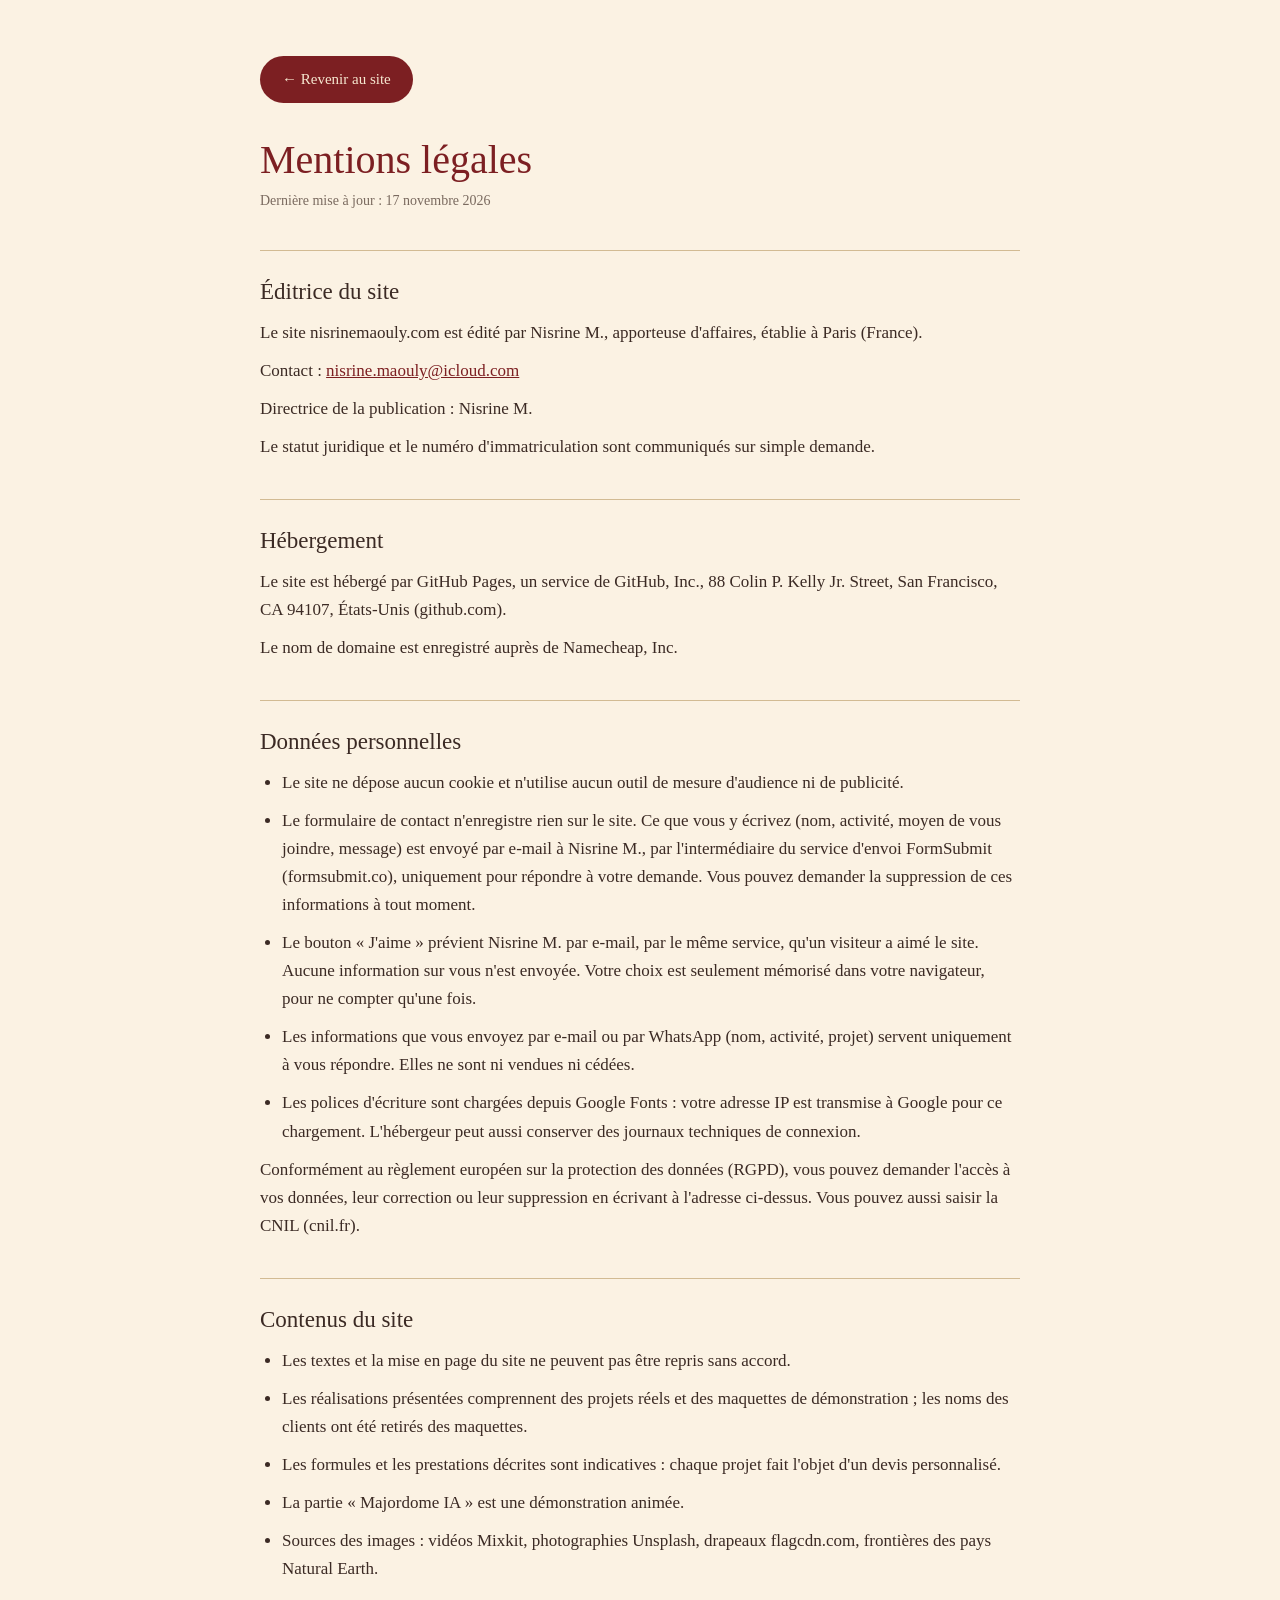
<file: mentions-legales.html>
<!doctype html>
<html lang="fr">
<head>
<meta charset="utf-8">
<meta http-equiv="Content-Security-Policy" content="default-src 'none'; style-src 'unsafe-inline'; img-src data:; base-uri 'none'; form-action 'none'">
<meta name="referrer" content="strict-origin-when-cross-origin">
<meta name="viewport" content="width=device-width, initial-scale=1">
<title>Mentions légales · Nisrine M.</title>
<meta name="description" content="Mentions légales et données personnelles du site nisrinemaouly.com.">
<link rel="canonical" href="https://nisrinemaouly.com/mentions-legales.html">
<link rel="icon" href="data:image/svg+xml,%3Csvg xmlns='http://www.w3.org/2000/svg' viewBox='0 0 64 64'%3E%3Ccircle cx='32' cy='32' r='30' fill='%237c1f22'/%3E%3Ccircle cx='32' cy='32' r='25' fill='none' stroke='%23e9c773' stroke-width='2'/%3E%3Ctext x='32' y='43' text-anchor='middle' font-family='Georgia,serif' font-size='30' fill='%23f6e7d0'%3EN%3C/text%3E%3C/svg%3E">
<style>
*{box-sizing:border-box}
body{margin:0;background:#fbf2e3;color:#3b2a24;font:17px/1.65 Georgia,"Times New Roman",serif}
main{width:min(760px,calc(100% - 40px));margin:0 auto;padding:56px 0 80px}
a{color:#7c1f22}
.retour{display:inline-block;margin-bottom:34px;padding:11px 22px;border-radius:99px;background:#7c1f22;color:#f6e7d0;text-decoration:none;font-size:15px}
h1{font-size:40px;font-weight:400;color:#7c1f22;margin:0 0 6px;line-height:1.15}
h2{font-size:23px;font-weight:400;margin:38px 0 8px;padding-top:22px;border-top:1px solid rgba(160,120,50,.45)}
p,li{margin:0 0 10px}
ul{padding-left:22px;margin:0 0 10px}
.maj{color:#7a6a5f;font-size:14px}
</style>
</head>
<body>
<main>
  <a class="retour" href="./">← Revenir au site</a>
  <h1>Mentions légales</h1>
  <p class="maj">Dernière mise à jour : 17 novembre 2026</p>

  <h2>Éditrice du site</h2>
  <p>Le site nisrinemaouly.com est édité par Nisrine M., apporteuse d'affaires, établie à Paris (France).</p>
  <p>Contact : <a href="mailto:nisrine.maouly@icloud.com">nisrine.maouly@icloud.com</a></p>
  <p>Directrice de la publication : Nisrine M.</p>
  <p>Le statut juridique et le numéro d'immatriculation sont communiqués sur simple demande.</p>

  <h2>Hébergement</h2>
  <p>Le site est hébergé par GitHub Pages, un service de GitHub, Inc., 88 Colin P. Kelly Jr. Street, San Francisco, CA 94107, États-Unis (github.com).</p>
  <p>Le nom de domaine est enregistré auprès de Namecheap, Inc.</p>

  <h2>Données personnelles</h2>
  <ul>
    <li>Le site ne dépose aucun cookie et n'utilise aucun outil de mesure d'audience ni de publicité.</li>
    <li>Le formulaire de contact n'enregistre rien sur le site. Ce que vous y écrivez (nom, activité, moyen de vous joindre, message) est envoyé par e-mail à Nisrine M., par l'intermédiaire du service d'envoi FormSubmit (formsubmit.co), uniquement pour répondre à votre demande. Vous pouvez demander la suppression de ces informations à tout moment.</li>
    <li>Le bouton « J'aime » prévient Nisrine M. par e-mail, par le même service, qu'un visiteur a aimé le site. Aucune information sur vous n'est envoyée. Votre choix est seulement mémorisé dans votre navigateur, pour ne compter qu'une fois.</li>
    <li>Les informations que vous envoyez par e-mail ou par WhatsApp (nom, activité, projet) servent uniquement à vous répondre. Elles ne sont ni vendues ni cédées.</li>
    <li>Les polices d'écriture sont chargées depuis Google Fonts : votre adresse IP est transmise à Google pour ce chargement. L'hébergeur peut aussi conserver des journaux techniques de connexion.</li>
  </ul>
  <p>Conformément au règlement européen sur la protection des données (RGPD), vous pouvez demander l'accès à vos données, leur correction ou leur suppression en écrivant à l'adresse ci-dessus. Vous pouvez aussi saisir la CNIL (cnil.fr).</p>

  <h2>Contenus du site</h2>
  <ul>
    <li>Les textes et la mise en page du site ne peuvent pas être repris sans accord.</li>
    <li>Les réalisations présentées comprennent des projets réels et des maquettes de démonstration ; les noms des clients ont été retirés des maquettes.</li>
    <li>Les formules et les prestations décrites sont indicatives : chaque projet fait l'objet d'un devis personnalisé.</li>
    <li>La partie « Majordome IA » est une démonstration animée.</li>
    <li>Sources des images : vidéos Mixkit, photographies Unsplash, drapeaux flagcdn.com, frontières des pays Natural Earth.</li>
  </ul>
</main>
</body>
</html>
</file>
<file: assets/site.css>
/* Feuille de style du site nisrinemaouly.com, commune aux trois langues (français, anglais, arabe). */
:root{--verre:rgba(255,255,255,.055);--r:26px}
*{box-sizing:border-box;margin:0;padding:0}
html{scroll-behavior:smooth}
body{background:var(--nuit);color:var(--ivoire);font-family:var(--texte);font-size:17px;line-height:1.6;overflow-x:hidden;-webkit-font-smoothing:antialiased}
a{color:inherit;text-decoration:none}
::selection{background:var(--or);color:#111}

/* fond vivant */
#fond{position:fixed;inset:0;width:100%;height:100%;z-index:-2}
.grain{position:fixed;inset:0;z-index:-1;pointer-events:none;background-image:url("data:image/svg+xml,%3Csvg xmlns='http://www.w3.org/2000/svg' width='160' height='160'%3E%3Cfilter id='n'%3E%3CfeTurbulence type='fractalNoise' baseFrequency='.9' numOctaves='2'/%3E%3C/filter%3E%3Crect width='160' height='160' filter='url(%23n)'/%3E%3C/svg%3E")}

/* entrée */
#entree{display:none}
.js #entree{position:fixed;inset:0;z-index:100}

#entree .haut{top:0}#entree .bas{bottom:0}
#entree .mot{position:absolute;left:0;right:0;top:50%;transform:translateY(-50%);text-align:center;z-index:2;transition:opacity .5s,letter-spacing 1.1s}
#entree .mot b{display:block;font-family:var(--titre);font-weight:300;font-size:clamp(44px,9vw,128px);line-height:1;letter-spacing:-.02em}
#entree .mot b i{color:var(--or)}
#entree .mot span{display:block;margin-top:22px;font-size:12px;letter-spacing:.42em;text-transform:uppercase;color:var(--doux)}
#entree .barre{position:absolute;left:50%;bottom:11vh;width:min(280px,60vw);height:1px;background:rgba(255,255,255,.16);transform:translateX(-50%);z-index:2}
#entree .barre u{position:absolute;left:0;top:0;bottom:0;width:0;background:var(--or)}

#entree.ouvre .haut{transform:translateY(-101%)}#entree.ouvre .bas{transform:translateY(101%)}
#entree.ouvre .mot,#entree.ouvre .barre{opacity:0}

/* barre du haut */
nav{position:fixed;left:50%;transform:translateX(-50%);z-index:50;display:flex;align-items:center;gap:6px;padding:8px 8px 8px 20px;border:1px solid var(--bord);border-radius:99px;backdrop-filter:blur(22px) saturate(1.5);-webkit-backdrop-filter:blur(22px) saturate(1.5);max-width:calc(100vw - 24px)}
nav .nom{margin-right:14px;white-space:nowrap}
nav .nom i{color:var(--or)}
nav a.l{font-size:13.5px;padding:8px 13px;border-radius:99px;color:var(--doux);transition:.25s;white-space:nowrap}
nav a.l:hover{color:var(--ivoire)}
.btn{display:inline-flex;align-items:center;gap:10px;padding:14px 26px;border-radius:99px;font-size:15px;position:relative;overflow:hidden;transition:transform .25s,box-shadow .25s}
.btn:hover{transform:translateY(-2px)}
.btn::after{content:"";position:absolute;top:0;bottom:0;width:40%;left:-60%;background:linear-gradient(100deg,transparent,rgba(255,255,255,.65),transparent);transform:skewX(-20deg);transition:left .7s}
.btn:hover::after{left:120%}
.btn.fin{box-shadow:none}
nav .btn{padding:10px 18px;font-size:13.5px}

section{position:relative;z-index:1}
.cadre{margin:0 auto}
.sur{font-size:12px;letter-spacing:.34em;text-transform:uppercase;color:var(--or);display:flex;align-items:center;gap:14px}
.sur::before{content:""}
h1,h2,h3{font-family:var(--titre);line-height:1.04}
h2{margin:18px 0 20px}
h2 em,h1 em{font-style:italic;color:var(--or)}
.chapo{color:var(--doux);max-width:620px}
.verre{border-radius:var(--r);backdrop-filter:blur(20px) saturate(1.4);-webkit-backdrop-filter:blur(20px) saturate(1.4);position:relative;overflow:hidden}
.verre::before{content:"";position:absolute;inset:0;pointer-events:none;border-radius:inherit;opacity:0;transition:opacity .35s}
.verre:hover::before{opacity:1}
.incline{transform-style:preserve-3d;transition:transform .25s ease-out;will-change:transform}

/* apparitions */
.js .rv{opacity:0;transform:translateY(38px);transition:opacity .9s cubic-bezier(.2,.7,.2,1),transform .9s cubic-bezier(.2,.7,.2,1);transition-delay:var(--d,0s)}
.js .rv.vu{opacity:1;transform:none}
.js .mots .m{display:inline-block;vertical-align:top;padding-bottom:.12em;margin-bottom:-.12em}
.js .mots .m>span{display:inline-block}

/* accueil */
#accueil{align-items:center}

h1{margin:26px 0 26px}

.actions{display:flex;gap:14px;flex-wrap:wrap}

.anneau{position:absolute;inset:-34px;border-radius:50%;border:1px dashed rgba(220,182,122,.35);animation:tourne 40s linear infinite;pointer-events:none}
.anneau::after{content:"";position:absolute;top:-5px;left:50%;width:10px;height:10px;border-radius:50%;background:var(--or);box-shadow:0 0 22px var(--or)}
@keyframes tourne{to{transform:rotate(360deg)}}

@keyframes flotte{50%{transform:translateY(-14px)}}

/* ruban */

@keyframes defile{to{transform:translateX(-50%)}}

/* scène épinglée */

.epingle{position:sticky;top:0;height:100svh;overflow:hidden;display:flex;align-items:center}
.forme{position:absolute;right:7%;top:50%;width:min(46vw,560px);aspect-ratio:1;transform:translateY(-50%) rotate(var(--rot,0deg));transition:border-radius 1.2s cubic-bezier(.6,0,.2,1),background 1.2s,transform 1.2s cubic-bezier(.6,0,.2,1);border-radius:var(--br,50%);background:var(--bg);box-shadow:inset -30px -40px 90px rgba(0,0,0,.45),inset 24px 26px 60px rgba(255,255,255,.3),0 50px 120px rgba(0,0,0,.5);filter:saturate(1.1)}
.forme::after{content:"";position:absolute;left:16%;top:12%;width:34%;height:22%;border-radius:50%;background:radial-gradient(ellipse,rgba(255,255,255,.75),transparent 70%);filter:blur(6px)}
.pas{position:relative;z-index:2;width:min(540px,100%)}

.pas .bloc{display:grid}
.pas .bloc>div{grid-area:1/1;opacity:0;transform:translateY(30px);transition:opacity .6s,transform .6s;pointer-events:none}
.pas .bloc>div.on{opacity:1;transform:none;pointer-events:auto}
.pas h3{margin:10px 0 18px}
.pas p{color:var(--doux);font-size:18px}
.pas .preuve{margin-top:22px;padding:16px 20px;border-radius:18px;font-size:14.5px;color:var(--ivoire)}
.pas .preuve small{display:block;color:var(--or);letter-spacing:.2em;text-transform:uppercase;font-size:11px;margin-bottom:4px}
.jalons{position:absolute;left:50%;bottom:34px;transform:translateX(-50%);display:flex;gap:10px;z-index:3}
.jalons i{width:44px;height:3px;border-radius:3px;overflow:hidden;position:relative}
.jalons i::after{content:"";position:absolute;inset:0;background:var(--or);transform:scaleX(var(--p,0));transform-origin:left}

/* parcours */

.fil{position:relative}
.fil::before{content:"";position:absolute;left:11px;top:6px;bottom:6px;width:1px}

.chiffres{display:grid;grid-template-columns:repeat(4,1fr);gap:18px;margin-top:54px}
.chiffres .verre{padding:28px 26px}
.chiffres b{font-family:var(--titre);font-size:60px;line-height:1;display:block;color:transparent}
.chiffres span{font-size:14px;color:var(--doux);display:block;margin-top:10px}

/* pôles */
#poles{padding:120px 0}
.poles{display:grid;grid-template-columns:380px 1fr;gap:26px;align-items:start}
.onglets{display:flex;flex-direction:column;gap:10px}
.onglet{all:unset;box-sizing:border-box;cursor:pointer;display:flex;align-items:center;gap:16px;border-radius:20px;border:1px solid transparent;transition:.35s;color:var(--doux);width:100%}
.onglet .n{font-family:var(--titre);font-size:14px;color:var(--or);width:26px}
.onglet .t{font-family:var(--titre);line-height:1.15}
.onglet:hover{color:var(--ivoire)}
.onglet.on{color:var(--ivoire);transform:translateX(8px)}
.onglet:focus-visible{outline:2px solid var(--or);outline-offset:2px}
.panneau{padding:44px;min-height:470px}
.panneau .entete{display:flex;justify-content:space-between;align-items:flex-start;gap:20px;margin-bottom:8px}
.panneau h3{font-size:clamp(30px,3.6vw,46px)}
.panneau .gros{font-family:var(--titre);font-size:90px;line-height:.8}
.panneau p{color:var(--doux);margin-bottom:28px;max-width:560px}
.liste{display:grid;grid-template-columns:1fr 1fr;gap:12px}
.liste div{padding:15px 18px;border-radius:16px;border:1px solid rgba(255,255,255,.09);font-size:15px;display:flex;gap:12px;align-items:flex-start;opacity:0;transform:translateY(16px);animation:monte .55s cubic-bezier(.2,.7,.2,1) forwards;animation-delay:calc(var(--i)*60ms)}
.liste div::before{content:"";flex:none;width:7px;height:7px;border-radius:50%;background:var(--or);margin-top:9px}
@keyframes monte{to{opacity:1;transform:none}}
.note{margin-top:26px;padding:22px 26px;display:flex;gap:18px;align-items:center;font-size:15.5px;color:var(--doux)}
.note b{color:var(--ivoire);font-weight:600}
.note .pt{flex:none;width:44px;height:44px;border-radius:50%;display:grid;place-items:center;color:var(--or);font-family:var(--titre);font-size:22px}

/* secteurs */

.grille4{display:grid;grid-template-columns:repeat(4,1fr);gap:18px;margin-top:56px;perspective:1300px}
.sect{padding:30px 26px 28px;min-height:280px;display:flex;flex-direction:column}

.sect svg{width:26px;height:26px;stroke:var(--ivoire);fill:none;stroke-width:1.5;stroke-linecap:round;stroke-linejoin:round}
.sect h3{margin:26px 0 8px}
.sect p{font-size:14.5px;color:var(--doux)}

/* déroulé */

.marches{display:grid;grid-template-columns:repeat(4,1fr);gap:0;margin-top:60px;border-top:1px solid rgba(255,255,255,.14)}
.marche{padding:34px 26px 10px 0;position:relative}
.marche::before{content:"";position:absolute;top:-5px;left:0;width:9px;height:9px;border-radius:50%;background:var(--or)}
.marche .k{font-family:var(--titre);font-size:64px;line-height:1}
.marche h3{margin:14px 0 8px}
.marche p{font-size:14.5px;color:var(--doux)}

/* contact */
#contact{padding:120px 0 60px}
.appel{border-radius:40px}.appel .sur::after{content:""}
.appel p{max-width:560px}
footer{color:var(--doux);font-size:13.5px}
footer .cadre{justify-content:space-between;flex-wrap:wrap;border-top:1px solid rgba(255,255,255,.1);padding-top:28px}

@media (max-width:980px){
  nav a.l{display:none}
  
  
  
  .forme{right:-22%;width:78vw;opacity:.5}
  
  .chiffres,.grille4,.marches{grid-template-columns:1fr 1fr}
  .poles{grid-template-columns:1fr}
  .onglets{flex-direction:row;overflow-x:auto;padding-bottom:6px;scrollbar-width:none}
  .onglet{width:auto;flex:none;padding:12px 18px}.onglet .t{font-size:17px;white-space:nowrap}.onglet.on{transform:none}
  .panneau{padding:28px 22px;min-height:0}.panneau .gros{display:none}
  .liste{grid-template-columns:1fr}
  .marche{padding-right:16px;padding-bottom:26px}}
@media (max-width:560px){
  body{font-size:16px}
  .chiffres b{font-size:46px}
  .grille4{grid-template-columns:1fr}.sect{min-height:0}
  
  .note{flex-direction:column;align-items:flex-start}}
@media (prefers-reduced-motion:reduce){
  *{animation:none!important;transition:none!important}
  .js .rv,.js .mots .m>span{opacity:1;transform:none}
  .js #entree{display:none}
  #methode{height:auto}.epingle{position:static;height:auto;padding:90px 0}
  .pas .bloc{display:block}.pas .bloc>div{opacity:1;transform:none;margin-bottom:50px}
  .jalons{display:none}}

main{overflow-x:clip}
.btn{white-space:nowrap}
.figure{position:relative;margin:0 auto;aspect-ratio:4/5}

.figure canvas{width:100%;height:100%;display:block}

.figure svg{position:absolute;inset:0;width:100%;height:100%;overflow:visible;pointer-events:none}
.figure svg .bord{fill:none;stroke:url(#gbord);stroke-width:1.6}

.figure .anneau{inset:4% -8% 12% -8%}

.marque{display:inline-flex;align-items:center}
.marque i{font-style:normal;width:38px;height:38px;border-radius:12px;display:grid;place-items:center;background:linear-gradient(135deg,var(--or),var(--rose));color:#17120a;font-weight:600}
#methode{height:540vh}
.sect .k{font-family:var(--titre);font-size:54px;line-height:1;margin-bottom:auto}
.sect .d{margin-top:16px;padding-top:14px;border-top:1px solid rgba(255,255,255,.12);font-size:13px;color:var(--ivoire)}
@media (max-width:980px){.figure{width:min(330px,82%)}}

/* niveau 2 */
canvas.forme{background:none;box-shadow:none;border-radius:0;filter:none;transform:translateY(-50%);transition:none;width:min(64vw,860px);right:-5%}
#accueil{overflow:hidden}
#accueil .cadre{position:relative;z-index:1}
@keyframes derive{from{transform:translateX(-53%)}to{transform:translateX(-47%)}}
.figure{width:min(540px,100%)}

.figure .rayon{position:absolute;left:50%;top:-30%;width:2px;height:150%;transform-origin:50% 55%;opacity:.5}
.figure .rayon.r1{transform:rotate(24deg)}.figure .rayon.r2{transform:rotate(-31deg);opacity:.3}
.js .mots em .m>span{padding-right:.06em}
@keyframes brille{to{background-position:-260% 0}}
@keyframes goutte{0%{transform:scaleY(0)}55%{transform:scaleY(1)}100%{transform:scaleY(1);opacity:0}}
.pas h3{font-size:clamp(54px,8.4vw,118px)}
.appel{overflow:hidden}
.appel::after{content:"";position:absolute;left:50%;top:50%;width:140%;aspect-ratio:1;transform:translate(-50%,-50%);pointer-events:none;z-index:-1;animation:tourne 22s linear infinite}
@media (max-width:980px){
  
  #accueil{padding-top:104px}
  canvas.forme{width:120vw;right:-42%;opacity:.6}}
@media (prefers-reduced-motion:reduce){.js .mots em .m>span{color:var(--or);background:none}}

/* touche Paris × Maroc */

.sur::before{width:15px;height:15px;background:url("data:image/svg+xml,%3Csvg xmlns='http://www.w3.org/2000/svg' viewBox='0 0 24 24' fill='none' stroke='%23dcb67a' stroke-width='1.300'%3E%3Cpath d='M12 2L22 12L12 22L2 12Z'/%3E%3Cpath d='M5 5H19V19H5Z'/%3E%3C/svg%3E") center/contain no-repeat}
.appel .sur::after{width:15px;height:15px;background:url("data:image/svg+xml,%3Csvg xmlns='http://www.w3.org/2000/svg' viewBox='0 0 24 24' fill='none' stroke='%23dcb67a' stroke-width='1.300'%3E%3Cpath d='M12 2L22 12L12 22L2 12Z'/%3E%3Cpath d='M5 5H19V19H5Z'/%3E%3C/svg%3E") center/contain no-repeat}
.zel{position:absolute;inset:0;pointer-events:none;z-index:-1;background:url("data:image/svg+xml,%3Csvg xmlns='http://www.w3.org/2000/svg' width='84' height='84' viewBox='0 0 84 84' fill='none' stroke='%23dcb67a' stroke-width='1'%3E%3Cpath d='M42 13L71 42L42 71L13 42Z'/%3E%3Cpath d='M21.500 21.500H62.500V62.500H21.500Z'/%3E%3Cpath d='M42 0V13M42 71V84M0 42H13M71 42H84M0 0L21.500 21.500M84 0L62.500 21.500M0 84L21.500 62.500M84 84L62.500 62.500'/%3E%3C/svg%3E");-webkit-mask:radial-gradient(70% 60% at 50% 50%,#000,transparent 78%);mask:radial-gradient(70% 60% at 50% 50%,#000,transparent 78%)}
.zel.coin{-webkit-mask:radial-gradient(60% 80% at 100% 0%,#000,transparent 75%);mask:radial-gradient(60% 80% at 100% 0%,#000,transparent 75%)}

.figure svg.arche{inset:-9% -7% -2% -7%;width:114%;height:111%}
.figure svg.arche path{fill:none;stroke-width:1}

/* ===== thème doux et clair ===== */
:root{--ivoire:#2b2530;--doux:#766b73;--or:#b08449;--rose:#d98f8a;--indigo:#9a8fdc;--bord:rgba(255,255,255,.95)}
#fond{background:radial-gradient(60% 50% at 75% 20%,rgba(240,205,170,.5),transparent 70%),radial-gradient(50% 50% at 15% 80%,rgba(205,198,240,.45),transparent 70%),var(--nuit)}
.grain{mix-blend-mode:multiply}
nav{background:rgba(255,255,255,.62);border-color:#fff;box-shadow:0 10px 34px rgba(150,110,90,.14),inset 0 1px 0 #fff}
nav a.l:hover{background:rgba(60,40,50,.06)}
.btn{background:linear-gradient(120deg,#ecc9a0,#f6dcc6 45%,#ecb4ae);color:#3b2a24;box-shadow:0 10px 30px rgba(210,150,120,.32)}
.btn:hover{box-shadow:0 16px 40px rgba(210,150,120,.42)}
.btn.fin{background:rgba(255,255,255,.55);color:var(--ivoire);border:1px solid rgba(60,40,50,.16)}
.verre{background:linear-gradient(145deg,rgba(255,255,255,.82),rgba(255,255,255,.46));border:1px solid rgba(255,255,255,.95);box-shadow:0 22px 54px rgba(150,110,90,.13),inset 0 1px 0 #fff}
.verre::before{background:radial-gradient(380px circle at var(--mx,50%) var(--my,50%),rgba(255,255,255,.95),transparent 60%)}
.jalons i{background:rgba(60,40,50,.14)}
.fil::before{background:rgba(60,40,50,.14)}

.chiffres b{background:linear-gradient(120deg,#2b2530,#b08449);-webkit-background-clip:text;background-clip:text}
.onglet:hover{background:rgba(255,255,255,.55)}
.onglet.on{background:linear-gradient(120deg,rgba(236,201,160,.55),rgba(236,180,174,.3));border-color:rgba(176,132,73,.38)}
.panneau .gros{color:rgba(176,132,73,.24)}
.liste div{background:rgba(255,255,255,.66);border-color:rgba(60,40,50,.08)}
.liste div::before{box-shadow:none}
.liste div.neuf{border-color:rgba(176,132,73,.5);background:rgba(236,201,160,.32)}
.note .pt{background:rgba(176,132,73,.14)}

.sect .k{color:rgba(176,132,73,.6)}
.sect .d{border-top-color:rgba(60,40,50,.12)}
.marches{border-top-color:rgba(60,40,50,.16)}
.marche::before{box-shadow:none}
.marche .k{color:rgba(43,37,48,.2)}
footer .cadre{border-top-color:rgba(60,40,50,.1)}
.js .mots em .m>span{background-size:260% 100%}

.figure svg .bord{filter:drop-shadow(0 0 5px rgba(217,143,138,.45)) drop-shadow(0 8px 26px rgba(176,132,73,.3))}

.figure svg.arche path{stroke:rgba(176,132,73,.55)}

.figure .rayon{background:linear-gradient(180deg,transparent,rgba(176,132,73,.35),transparent)}

.zel{opacity:.28}.zel.coin{opacity:.34}
.appel::after{background:conic-gradient(from 0deg,transparent,rgba(236,201,160,.5),transparent 30%,rgba(205,198,240,.5),transparent 62%,rgba(236,180,174,.45),transparent)}

/* photo de chaque filière */
.vue{height:220px;border-radius:18px;overflow:hidden;margin-bottom:28px;position:relative;box-shadow:0 14px 34px rgba(150,110,90,.18)}
.vue img{width:100%;height:100%;object-fit:cover;display:block;filter:saturate(.9) brightness(1.04)}
.vue::after{content:"";position:absolute;inset:0;background:linear-gradient(180deg,rgba(251,246,239,.0) 50%,rgba(251,246,239,.55))}
@keyframes zoom{from{transform:scale(1.12)}to{transform:scale(1)}}
/* entrée : l'enveloppe */
.js #entree{display:grid;place-items:center;background:#f6ede2;transition:opacity .9s ease .25s}
#entree .env{position:relative;width:min(430px,80vw);aspect-ratio:1.48;perspective:1400px;animation:pose .9s cubic-bezier(.2,.8,.2,1) both}
@keyframes pose{from{transform:translateY(40px) scale(.94);opacity:0}}
#entree .dos,#entree .devant,#entree .rabat{position:absolute;inset:0;border-radius:10px;transition:transform 1.1s cubic-bezier(.7,0,.2,1),opacity .8s}
#entree .dos{background:#e7d9c8;z-index:1;box-shadow:0 30px 70px rgba(150,110,90,.28)}
#entree .lettre{position:absolute;left:5%;right:5%;top:7%;height:88%;z-index:2;background:#fffdfa;border-radius:6px;box-shadow:0 6px 20px rgba(150,110,90,.18);display:flex;flex-direction:column;align-items:center;justify-content:flex-start;padding-top:9%;text-align:center;color:#2b2530;transition:transform 1.25s cubic-bezier(.6,0,.2,1),opacity .9s}
#entree .lettre span{font-size:10.5px;letter-spacing:.4em;text-transform:uppercase;color:#b08449}
#entree .lettre b{font-family:var(--titre);font-size:clamp(26px,6vw,40px);line-height:1.1;margin:8px 0 6px}
#entree .lettre b i{color:#b08449}
#entree .lettre em{font-family:var(--titre);color:#766b73}
#entree .devant{z-index:3;background:linear-gradient(180deg,#f3e8da,#ecdfcd);clip-path:polygon(0 0,50% 56%,100% 0,100% 100%,0 100%);filter:drop-shadow(0 -2px 3px rgba(150,110,90,.2))}
#entree .rabat{z-index:4;background:linear-gradient(180deg,#eadccb,#f1e5d6);clip-path:polygon(0 0,100% 0,50% 58%);transform-origin:50% 0;transition:transform .9s cubic-bezier(.6,0,.3,1),z-index 0s .45s}
#entree .sceau{position:absolute;left:50%;top:57%;width:58px;height:58px;margin:-29px 0 0 -29px;border-radius:50%;z-index:5;display:grid;place-items:center;background:radial-gradient(circle at 35% 30%,#f0b9b0,#c9736f);color:#fff7f2;font-family:var(--titre);font-size:19px;box-shadow:0 4px 12px rgba(150,70,70,.35),inset 0 0 0 4px rgba(255,255,255,.18);transition:opacity .4s,transform .5s}
#entree .mention{position:absolute;left:0;right:0;bottom:12vh;text-align:center;font-size:11px;letter-spacing:.42em;text-transform:uppercase;color:#766b73;transition:opacity .5s}
#entree.o1 .rabat{transform:rotateX(180deg);z-index:1}
#entree.o1 .sceau{opacity:0;transform:scale(.5)}
#entree.o2 .lettre{transform:translateY(-58%)}
#entree.o3{opacity:0;pointer-events:none}
#entree.o3 .lettre{transform:translateY(-70%) scale(4.500);opacity:0}
#entree.o3 .dos,#entree.o3 .devant{transform:translateY(70vh)}
#entree.o3 .rabat,#entree.o3 .mention{opacity:0}
.js main.attend{transform:translateY(80vh);opacity:0}
.js main.sort{animation:sortie 1.500s cubic-bezier(.2,.8,.2,1) both}
@keyframes sortie{from{transform:translateY(80vh);opacity:0}to{transform:none;opacity:1}}

/* ===== écriture, cadre, photos réelles ===== */
:root{--etoile:url("data:image/svg+xml,%3Csvg xmlns=%27http://www.w3.org/2000/svg%27 viewBox=%270 0 24 24%27 fill=%27none%27 stroke=%27%23b08449%27 stroke-width=%271.3%27%3E%3Cpath d=%27M12 2L22 12L12 22L2 12Z%27/%3E%3Cpath d=%27M5 5H19V19H5Z%27/%3E%3C/svg%3E");--titre:"Cormorant Garamond","Cormorant",Georgia,serif;--texte:"Jost",system-ui,sans-serif}
body{font-weight:400;letter-spacing:.005em}
h1,h2,h3{font-weight:500;letter-spacing:-.012em}
h1{font-size:clamp(50px,7.600vw,112px);line-height:.98}
h1 em,h2 em,.pas h3 em{font-weight:400}
.onglet .t{font-weight:500}

.sect h3{font-size:29px;font-weight:600}.marche h3{font-size:28px;font-weight:600}

.btn{font-weight:500;letter-spacing:.02em}
.chapo{font-weight:300;font-size:19px}
.chiffres b,.marche .k,.sect .k,.panneau .gros{font-weight:400}
#entree .lettre b{font-weight:500}#entree .lettre em{font-size:17px;font-style:italic}
/* cadre de la page */
.cadre-page{position:fixed;inset:13px;border:1px solid rgba(176,132,73,.5);border-radius:24px;pointer-events:none;z-index:60}
.cadre-page::before{content:"";position:absolute;inset:5px;border:1px solid rgba(176,132,73,.2);border-radius:19px}
.cadre-page i{position:absolute;width:26px;height:26px;border-radius:50%;background:var(--nuit) var(--etoile) center/15px no-repeat}
.cadre-page i:nth-child(1){left:-13px;top:50%;margin-top:-13px}.cadre-page i:nth-child(2){right:-13px;top:50%;margin-top:-13px}
.cadre-page i:nth-child(3){left:50%;bottom:-13px;margin-left:-13px}
nav{top:30px}
/* le parcours qui tourne dans la tête */

.figure svg:not(.arche){z-index:3}

/* photos en 3D dans la scène qui défile */

/* Paris et Marrakech en vrai */

.ville{margin:0;position:relative;padding:11px;background:#fffdfa;box-shadow:0 30px 70px rgba(120,80,60,.22),0 0 0 1px rgba(176,132,73,.3)}
.ville.paris{border-radius:230px 230px 20px 20px}
.ville img{display:block;width:100%;aspect-ratio:4/5;object-fit:cover;border-radius:inherit}
.ville.paris img{border-radius:220px 220px 12px 12px}
.ville figcaption{position:absolute;left:0;right:0;bottom:30px;text-align:center;color:#fff;text-shadow:0 2px 18px rgba(0,0,0,.55)}
.ville figcaption span{display:block;font-size:11px;letter-spacing:.36em;text-transform:uppercase}
.ville figcaption b{font-family:var(--titre);font-style:italic;font-weight:500;font-size:46px;line-height:1}
.ville::after{content:"";position:absolute;inset:11px;border-radius:inherit;pointer-events:none;background:linear-gradient(180deg,transparent 55%,rgba(40,25,20,.5))}
.ville figcaption{z-index:2}

@media (max-width:980px){
  .cadre-page{inset:6px;border-radius:16px}.cadre-page::before,.cadre-page i{display:none}
  nav{top:18px}
  
  
  .epingle{align-items:flex-start;padding-top:108px}
  .ville{padding:6px}.ville::after{inset:6px}.ville figcaption b{font-size:28px}.ville figcaption{bottom:16px}.ville figcaption span{font-size:8.500px}}

/* ===== version sobre : du vrai, peu d'effets ===== */

.incline{transform:none!important}
.js .mots em .m>span{animation:none;background:none;-webkit-background-clip:border-box;background-clip:border-box;color:var(--or)}
.appel::after{display:none}
.vue img{animation:none}

/* ===== mise en page éditoriale ===== */
body{font-variant-numeric:lining-nums}
h2{font-size:clamp(38px,5vw,70px)}
/* accueil : portrait pleine hauteur */

.faits{list-style:none;display:flex;gap:0;border-top:1px solid rgba(60,40,50,.14)}
.faits li{flex:1;padding:20px 22px 0 0;font-size:13.500px;color:var(--doux);line-height:1.45}
.faits li+li{padding-left:22px;border-left:1px solid rgba(60,40,50,.14)}
.faits b{display:block;font-family:var(--titre);font-weight:500;font-size:30px;color:var(--ivoire);line-height:1.1;margin-bottom:4px;white-space:nowrap}
/* votre interlocutrice : image + liste fine, plus de cartes */
#interlocutrice{padding:130px 0 60px}
#interlocutrice .cadre{display:grid;grid-template-columns:minmax(0,.800fr) minmax(0,1.200fr);gap:80px;align-items:center}
.portrait2{margin:0;padding:10px;background:#fffdfa;border-radius:300px 300px 18px 18px;box-shadow:0 34px 80px rgba(120,80,60,.22),0 0 0 1px rgba(176,132,73,.3)}
.portrait2 img{display:block;width:100%;aspect-ratio:4/5.400;object-fit:cover;object-position:50% 10%;border-radius:290px 290px 10px 10px}
#interlocutrice .grille4{display:block;margin-top:38px;perspective:none}
#interlocutrice .sect{display:grid;grid-template-columns:70px 1fr;column-gap:10px;align-items:baseline;min-height:0;padding:22px 0;background:none;border:0;border-top:1px solid rgba(60,40,50,.14);border-radius:0;box-shadow:none;backdrop-filter:none;-webkit-backdrop-filter:none;overflow:visible}
#interlocutrice .sect::before{display:none}
#interlocutrice .sect .k{grid-row:1 / span 3;font-size:34px;margin:0;color:var(--or)}
#interlocutrice .sect h3{margin:0 0 4px;font-size:30px}
#interlocutrice .sect p{font-size:16px}
#interlocutrice .sect .d{margin:6px 0 0;padding:0;border:0;font-size:12px;letter-spacing:.14em;text-transform:uppercase;color:var(--or)}
/* parcours : lignes fines, plus de cartes */
#parcours{padding:70px 0 130px}
.fil{padding-left:0;margin-top:50px}.fil::before{display:none}

/* rythme : une bande rosée, un bloc profond */
#poles{background:linear-gradient(180deg,rgba(246,236,226,0),rgba(246,236,226,.45) 12%,rgba(246,236,226,.45) 88%,rgba(246,236,226,0))}
.appel{background:#2a2228;border-color:rgba(220,182,122,.35);color:#f6eee4;box-shadow:0 40px 90px rgba(60,35,40,.35)}
.appel::before{display:none}
.appel h2{color:#f6eee4}.appel h2 em{color:#e3c08c}.appel p{color:#cfc3bd}.appel .sur{color:#e3c08c}
@media (max-width:980px){
  
  
  
  
  
  
  .faits{flex-direction:column;margin-top:38px}.faits li{padding:16px 0 0}.faits li+li{padding-left:0;border-left:0;border-top:1px solid rgba(60,40,50,.14);margin-top:16px}
  #interlocutrice .cadre{grid-template-columns:1fr;gap:44px}.portrait2{width:min(300px,78%);margin:0 auto}}

.faits{margin-top:40px}

.portrait2{overflow:hidden}

/* ===== développement : offres, questions, formulaire, pied de page ===== */
#prog{position:fixed;left:0;right:0;top:0;height:2px;background:linear-gradient(90deg,var(--or),var(--rose));transform:scaleX(0);transform-origin:0 50%;z-index:70}
nav a.l.ici{color:var(--ivoire);background:rgba(176,132,73,.14)}
#deroule{padding:110px 0 90px}
#offres{padding:120px 0 40px}
.offres{display:grid;grid-template-columns:repeat(3,1fr);margin-top:56px;border-top:1px solid rgba(60,40,50,.16);border-bottom:1px solid rgba(60,40,50,.16)}
.offre{padding:40px 36px 38px;display:flex;flex-direction:column}
.offre+.offre{border-left:1px solid rgba(60,40,50,.16)}
.offre.star{background:linear-gradient(180deg,rgba(255,255,255,.75),rgba(255,255,255,.35))}
.offre .et{font-size:11px;letter-spacing:.3em;text-transform:uppercase;color:var(--or);min-height:18px}
.offre h3{font-size:40px;font-weight:500;margin:10px 0 8px}
.offre .pour{color:var(--doux);font-size:16px;min-height:52px}
.offre ul{list-style:none;margin:22px 0 30px}
.offre li{padding:11px 0 11px 26px;border-top:1px solid rgba(60,40,50,.1);font-size:15.500px;position:relative}
.offre li::before{content:"";position:absolute;left:2px;top:19px;width:11px;height:6px;border-left:1.500px solid var(--or);border-bottom:1.500px solid var(--or);transform:rotate(-45deg)}
.offre .bas{margin-top:auto;font-size:13px;color:var(--doux)}
.offre .bas a{display:inline-block;margin-top:12px;font-family:var(--titre);font-size:21px;font-style:italic;color:var(--or);border-bottom:1px solid currentColor}
#questions{padding:40px 0 110px}
.qr{margin:44px 0 0;border-top:1px solid rgba(60,40,50,.16)}
.qr details{border-bottom:1px solid rgba(60,40,50,.16)}
.qr summary{list-style:none;cursor:pointer;display:flex;justify-content:space-between;align-items:center;gap:20px;padding:24px 0;font-family:var(--titre);font-weight:500;font-size:27px}
.qr summary::-webkit-details-marker{display:none}
.qr summary::after{content:"+";font-family:var(--texte);font-weight:300;font-size:28px;color:var(--or);transition:transform .3s}
.qr details[open] summary::after{transform:rotate(45deg)}
.qr p{padding:0 60px 26px 0;color:var(--doux);font-size:17px}
/* contact : deux colonnes + formulaire */
.appel{text-align:left;display:grid;grid-template-columns:minmax(0,.900fr) minmax(0,1.100fr);gap:70px;align-items:start;padding:clamp(34px,5.500vw,80px)}
.appel .sur{justify-content:flex-start}.appel .sur::after{display:none}
.appel h2{margin:18px 0 20px;font-size:clamp(38px,4.600vw,66px);max-width:none}
.appel p{margin:0 0 30px}
.appel .actions{justify-content:flex-start}
.appel .direct{margin-top:26px;font-size:13.500px;color:#b9aca6}
#brief{display:grid;grid-template-columns:1fr 1fr;gap:22px 26px}
#brief label,#brief .lb{display:block;font-size:11px;letter-spacing:.24em;text-transform:uppercase;color:#e3c08c}
#brief .large{grid-column:1 / -1}
#brief input,#brief textarea{width:100%;margin-top:8px;padding:10px 0;background:none;border:0;border-bottom:1px solid rgba(246,238,228,.28);color:#f6eee4;font:400 17px var(--texte);outline:none;border-radius:0;transition:border-color .25s}
#brief textarea{min-height:92px;resize:vertical}
#brief input:focus,#brief textarea:focus{border-bottom-color:#e3c08c}
#brief input::placeholder,#brief textarea::placeholder{color:rgba(246,238,228,.38)}
.besoins{display:flex;flex-wrap:wrap;margin-top:12px}
.besoins button{all:unset;box-sizing:border-box;cursor:pointer;border-radius:99px;border:1px solid rgba(227,192,140,.45);font:400 14px var(--texte);color:#f6eee4;transition:.2s}
.besoins button:hover{border-color:#e3c08c}
.besoins button[aria-pressed="true"]{background:#e3c08c;border-color:#e3c08c;color:#2a2228}
.besoins button:focus-visible,#brief .btn:focus-visible{outline:2px solid #e3c08c;outline-offset:3px}
#brief .btn{border:0;cursor:pointer;font-family:var(--texte);justify-self:start}
#brief .note2{align-self:center;font-size:12.500px;color:#b9aca6;line-height:1.5}
/* pied de page */
footer{padding:60px 0 64px}
footer .cadre{display:grid;grid-template-columns:1.400fr 1fr 1fr;gap:40px;align-items:start}
footer .m{color:var(--ivoire)}
footer .m i{color:var(--or)}
footer h4{font:500 11px var(--texte);letter-spacing:.28em;text-transform:uppercase;color:var(--or);margin-bottom:14px}
footer a{display:block;padding:4px 0;color:var(--doux);transition:color .2s}
footer a:hover{color:var(--ivoire)}
footer .fin2{grid-column:1 / -1;border-top:1px solid rgba(60,40,50,.1);padding-top:20px;font-size:12.500px;display:flex;justify-content:space-between;gap:16px;flex-wrap:wrap}
@media (max-width:980px){
  .offres{grid-template-columns:1fr}.offre{padding:32px 4px}.offre+.offre{border-left:0;border-top:1px solid rgba(60,40,50,.16)}.offre.star{padding:32px 18px}.offre .pour{min-height:0}
  .qr summary{font-size:22px;padding:20px 0}.qr p{padding-right:0}
  .appel{grid-template-columns:1fr;gap:40px}
  #brief{grid-template-columns:1fr}
  footer .cadre{grid-template-columns:1fr;gap:28px}}

/* ===== accueil : tête sculptée + parcours en orbite ===== */

/* vidéos dans les cartes */
.vue video{width:100%;height:100%;object-fit:cover;display:block;background:#e9dfd4}
.vue video{border-radius:0}

/* ===== accueil : statue en vraie 3D, à faire tourner ===== */

/* ===== accueil : portrait peint, dans un cadre doré ===== */

.tableau{position:relative;width:min(100%,470px);padding:30px;border-radius:5px;background:linear-gradient(135deg,#7a5a24 0%,#f6e3a6 14%,#b88a3a 28%,#fff1c4 44%,#a47a30 58%,#f0d48a 74%,#8a6628 88%,#e9cd86 100%);box-shadow:0 46px 90px rgba(80,50,25,.38),0 10px 22px rgba(80,50,25,.22),inset 0 0 0 1px rgba(255,248,220,.9),inset 0 0 0 4px rgba(110,78,26,.55),inset 0 0 0 7px rgba(255,238,185,.7),inset 0 0 22px rgba(80,54,16,.55)}
.tableau::before{content:"";position:absolute;inset:11px;border:5px dotted rgba(255,244,205,.85);border-radius:3px;pointer-events:none;filter:drop-shadow(0 1px 0 rgba(90,62,20,.7))}
.tableau::after{content:"";position:absolute;inset:23px;border:1px solid rgba(86,60,20,.75);box-shadow:0 0 0 2px rgba(255,240,195,.6);pointer-events:none}
.tableau .passe{position:relative;padding:15px;background:linear-gradient(145deg,#fbf5ea,#efe5d4);box-shadow:inset 0 2px 9px rgba(80,54,25,.32),inset 0 0 0 1px rgba(150,112,50,.55)}
.tableau .toile{position:relative;display:block;border:3px solid #c8a458;box-shadow:inset 0 0 0 1px rgba(70,46,14,.6),0 1px 0 rgba(255,246,215,.9)}
.tableau .toile img{display:block;width:100%;aspect-ratio:4/5;object-fit:cover;object-position:50% 30%}
.tableau .toile::after{content:"";position:absolute;inset:0;pointer-events:none;background:linear-gradient(115deg,rgba(255,255,255,.2) 0%,rgba(255,255,255,0) 30%,rgba(255,255,255,0) 78%,rgba(60,36,14,.07) 100%);box-shadow:inset 0 0 14px rgba(50,30,12,.2)}
.tableau .coin{position:absolute;width:54px;height:54px;z-index:2;pointer-events:none}
.tableau .coin svg{width:100%;height:100%;fill:none;stroke:#6e4e1a;stroke-width:1.300;stroke-linecap:round;filter:drop-shadow(0 1px 0 rgba(255,244,205,.9))}
.tableau .coin.c1{left:3px;top:3px}.tableau .coin.c2{right:3px;top:3px}.tableau .coin.c3{left:3px;bottom:3px}.tableau .coin.c4{right:3px;bottom:3px}
.plaque{position:absolute;left:50%;bottom:-27px;z-index:3;padding:9px 30px 10px;text-align:center;white-space:nowrap;border-radius:3px;background:linear-gradient(180deg,#f7e6ae,#c9a253 55%,#a47c33);box-shadow:0 8px 18px rgba(70,44,16,.4),inset 0 1px 0 rgba(255,250,225,.9),inset 0 0 0 1px rgba(96,68,22,.7)}
.plaque b{display:block;font-family:var(--titre);font-weight:600;font-size:21px;letter-spacing:.14em;text-transform:uppercase;color:#4a3410;text-shadow:0 1px 0 rgba(255,246,210,.8)}
.plaque span{display:block;font-size:9.500px;letter-spacing:.34em;text-transform:uppercase;color:#5d4418}
.plaque::before,.plaque::after{content:"";position:absolute;top:50%;width:5px;height:5px;margin-top:-2.500px;border-radius:50%;background:#6e4e1a;box-shadow:0 1px 0 rgba(255,246,210,.8)}
.plaque::before{left:9px}.plaque::after{right:9px}
.signature{position:absolute;right:16px;bottom:10px;z-index:1;font-family:var(--titre);font-style:italic;font-size:17px;color:rgba(255,246,225,.9);text-shadow:0 1px 3px rgba(50,30,10,.6)}
@media (max-width:980px){.tableau{width:min(100%,330px);padding:22px}.tableau::before{inset:8px;border-width:4px}.tableau::after{inset:17px}.tableau .passe{padding:10px}.tableau .coin{width:40px;height:40px}.plaque b{font-size:17px}}

/* ===== relief et 3D ===== */
/* tableau : profondeur réelle, il suit le regard */

.tableau{transform-style:preserve-3d;transform:rotateX(var(--rx,0deg)) rotateY(var(--ry,0deg));will-change:transform}
.tableau .passe{transform:translateZ(3px);transform-style:preserve-3d}
.tableau .toile{transform:translateZ(1px)}
.tableau .coin{transform-style:preserve-3d}
.tableau .coin.c1{transform:translateZ(22px)}.tableau .coin.c2{transform:translateZ(22px) scaleX(-1)}.tableau .coin.c3{transform:translateZ(22px) scaleY(-1)}.tableau .coin.c4{transform:translateZ(22px) scale(-1)}
.plaque{transform:translateX(-50%) translateZ(46px)}

.tableau .ombre{position:absolute;left:6%;right:6%;bottom:-46px;height:60px;border-radius:50%;background:radial-gradient(ellipse,rgba(80,50,25,.36),transparent 68%);filter:blur(12px);transform:translateZ(-70px) translateX(var(--ox,0px));pointer-events:none}
/* titres : les mots se déplient en volume */
.js .mots .m{overflow:visible;perspective:700px}
.js .mots .m>span{transform:translateY(42%) rotateX(-78deg);transform-origin:50% 100%;opacity:0;transition:transform 1.050s cubic-bezier(.2,.8,.2,1),opacity .7s;transition-delay:calc(var(--i)*60ms)}
.js .mots.vu .m>span{transform:none;opacity:1}
/* savoir-faire : carrousel en anneau */

.carrousel{position:absolute;right:6%;top:50%;width:min(31vw,410px);aspect-ratio:4/5;margin-top:calc(min(31vw,410px)*-.66);perspective:1700px;z-index:2}
.anneau3d{position:absolute;inset:0;transform-style:preserve-3d;transform:translateZ(calc(var(--R,340px)*-1)) rotateY(var(--a,0deg));transition:transform .5s cubic-bezier(.2,.7,.2,1)}
.pan{position:absolute;inset:0;margin:0;padding:10px 10px 54px;background:#fffdfa;border-radius:16px;box-shadow:0 30px 70px rgba(120,80,60,.28),0 0 0 1px rgba(176,132,73,.3);transform:rotateY(calc(var(--i)*72deg)) translateZ(var(--R,340px));backface-visibility:hidden;-webkit-backface-visibility:hidden;transition:filter .5s,opacity .5s;filter:brightness(.82) saturate(.7);opacity:.55;-webkit-box-reflect:below 14px linear-gradient(transparent 62%,rgba(255,255,255,.22))}
.pan.on{filter:none;opacity:1}
.pan video,.pan img{width:100%;height:100%;object-fit:cover;display:block;border-radius:9px;background:#e9dfd4}
.pan figcaption{position:absolute;left:18px;right:14px;bottom:15px;font-family:var(--titre);font-style:italic;font-size:22px;line-height:1.1;color:var(--ivoire)}
/* formules : cartes en relief */
.offres{perspective:1700px}
.offre{position:relative;transform-style:preserve-3d;transform:rotateX(var(--rx,0deg)) rotateY(var(--ry,0deg));transition:transform .35s cubic-bezier(.2,.7,.2,1),box-shadow .35s,background .35s}
.offre.leve{background:rgba(255,255,255,.9);box-shadow:0 34px 70px rgba(120,80,60,.22);z-index:2}
.offre h3,.offre .et{transform:translateZ(34px)}.offre .pour{transform:translateZ(22px)}.offre ul{transform:translateZ(14px)}.offre .bas{transform:translateZ(26px)}
.offre::after{content:"";position:absolute;inset:0;pointer-events:none;opacity:0;transition:opacity .3s;background:radial-gradient(420px circle at var(--mx,50%) var(--my,50%),rgba(255,236,196,.6),transparent 60%)}
.offre.leve::after{opacity:1}
/* contact : profondeur d'étoiles dorées */
#etoiles{position:absolute;inset:0;width:100%;height:100%;pointer-events:none;z-index:0;border-radius:inherit}
.appel>div:not(.zel),.appel>form{position:relative;z-index:1}
.appel .zel{opacity:.1}
@media (max-width:980px){
  .carrousel{right:auto;left:50%;top:auto;bottom:7%;width:44vw;margin:0 0 0 -22vw}
  .pan{padding:6px 6px 40px}.pan figcaption{font-size:13.500px;bottom:9px;left:11px}
  .offre{transform:none}}
@media (prefers-reduced-motion:reduce){.tableau,.offre{transform:none}.js .mots .m>span{opacity:1;transform:none}}

/* ===== catalogue élargi, équipe, outils ===== */
.cherche{position:relative;margin:44px 0 0;max-width:520px}
.cherche input{width:100%;padding:16px 20px 16px 52px;border-radius:99px;border:1px solid rgba(176,132,73,.45);background:rgba(255,255,255,.8);font:400 17px var(--texte);color:var(--ivoire);outline:none;box-shadow:0 10px 26px rgba(150,110,90,.1);transition:border-color .25s,box-shadow .25s}
.cherche input:focus{border-color:var(--or);box-shadow:0 12px 30px rgba(176,132,73,.22)}
.cherche svg{position:absolute;left:20px;top:50%;width:20px;height:20px;margin-top:-10px;stroke:var(--or);fill:none;stroke-width:1.600;stroke-linecap:round}
.poles{margin-top:30px}
.onglet{padding:14px 20px}.onglet .t{font-size:24px}
.onglet .q{margin-left:auto;font:400 12px var(--texte);color:var(--or);letter-spacing:.06em}
.liste .de{display:block;font-size:11px;letter-spacing:.18em;text-transform:uppercase;color:var(--or);margin-bottom:2px}
.liste div.res{flex-direction:column;gap:0}.liste div.res::before{display:none}
.vide{color:var(--doux);font-size:17px;padding:10px 0}
#equipe{padding:120px 0 50px}
.eq{display:grid;grid-template-columns:minmax(0,1.150fr) minmax(0,.850fr);gap:60px;margin-top:56px;align-items:start}
.metiers{list-style:none;display:grid;grid-template-columns:1fr 1fr;border-top:1px solid rgba(60,40,50,.14)}
.metiers li{display:grid;grid-template-columns:44px 1fr;gap:4px 12px;padding:20px 18px 20px 0;border-bottom:1px solid rgba(60,40,50,.14);align-items:start}
.metiers li:nth-child(odd){border-right:1px solid rgba(60,40,50,.14)}
.metiers li:nth-child(even){padding-left:22px}
.metiers svg{grid-row:1 / span 2;width:30px;height:30px;stroke:var(--or);fill:none;stroke-width:1.400;stroke-linecap:round;stroke-linejoin:round;margin-top:3px}
.metiers b{font-family:var(--titre);font-weight:600;font-size:24px;line-height:1.15}
.metiers span{font-size:14.500px;color:var(--doux)}
.code{border-radius:18px;background:#2a2228;color:#f1e7dc;box-shadow:0 34px 70px rgba(60,35,40,.32),0 0 0 1px rgba(220,182,122,.3);overflow:hidden;position:sticky;top:110px}
.code .barre2{display:flex;align-items:center;gap:7px;padding:13px 16px;border-bottom:1px solid rgba(255,255,255,.08);font:400 12px var(--texte);letter-spacing:.14em;color:#b9aca6}
.code .barre2 i{width:10px;height:10px;border-radius:50%;background:#e9a79f}.code .barre2 i+i{background:#e3c08c}.code .barre2 i+i+i{background:#9fd1b5;margin-right:8px}
.code pre{margin:0;padding:22px 22px 26px;font:400 13px/1.900 ui-monospace,"Cascadia Code","SF Mono",Consolas,monospace;white-space:pre-wrap;min-height:330px}
.code pre span.l{display:block;opacity:0;transform:translateX(-8px);transition:opacity .45s,transform .45s}
.code pre span.l.on{opacity:1;transform:none}
.code .c1{color:#9d8f8a}.code .c2{color:#e3c08c}.code .c3{color:#f0b9b0}.code .c4{color:#b9c4f0}.code .c5{color:#a8dcc0}
.code pre .curs{display:inline-block;width:8px;height:17px;background:#e3c08c;vertical-align:-3px;animation:clign 1s steps(2) infinite}
@keyframes clign{50%{opacity:0}}
.techs{margin-top:54px;display:flex;flex-wrap:wrap;gap:10px;align-items:center}
.techs>span{font-size:11px;letter-spacing:.3em;text-transform:uppercase;color:var(--or);margin-right:10px}
.techs b{font:500 14px var(--texte);padding:8px 16px;border-radius:99px;border:1px solid rgba(60,40,50,.16);background:rgba(255,255,255,.6);color:#4d434b}
.besoins{gap:8px}.besoins button{padding:8px 14px;font-size:13.500px}
@media (max-width:980px){.eq{grid-template-columns:1fr;gap:40px}.metiers{grid-template-columns:1fr}.metiers li:nth-child(odd){border-right:0}.metiers li:nth-child(even){padding-left:0}.code{position:static}.code pre{font-size:12.500px;min-height:0}.onglet .q{display:none}}
:root{--nuit:#fffbf6;--nuit2:#f8f1e8}
.grain{opacity:.03}
#ciel{position:fixed;inset:0;width:100%;height:100%;z-index:-1;pointer-events:none}
/* les villes défilent dans l'arche */
.villes3{position:relative}
.villes3 .pile{position:relative;aspect-ratio:4/5.400;border-radius:290px 290px 10px 10px;overflow:hidden;background:#e9dfd4}
.villes3 .pile img{position:absolute;inset:0;width:100%;height:100%;aspect-ratio:auto;border-radius:0;opacity:0;transform:scale(1.14);transition:opacity 1.600s ease,transform 7s ease-out}
.villes3 .pile img.on{opacity:1;transform:scale(1)}
.villes3 .pile::after{content:"";position:absolute;inset:0;background:linear-gradient(180deg,transparent 52%,rgba(40,25,20,.62))}
.villes3 figcaption{position:absolute;left:10px;right:10px;bottom:34px;text-align:center;color:#fff;text-shadow:0 2px 18px rgba(0,0,0,.55)}
.villes3 figcaption span{display:block;font-size:10.500px;letter-spacing:.32em;text-transform:uppercase}
.villes3 figcaption b{display:block;font-family:var(--titre);font-style:italic;font-weight:500;font-size:52px;line-height:1.05;transition:opacity .5s,transform .5s}
.villes3 figcaption b.sort{opacity:0;transform:translateY(10px)}
.villes3 .pts{display:flex;gap:7px;justify-content:center;margin-top:10px}
.villes3 .pts u{width:22px;height:2px;border-radius:2px;background:rgba(255,255,255,.4);transition:background .4s}
.villes3 .pts u.on{background:#fff}
@media (max-width:980px){.villes3 figcaption b{font-size:38px}}
/* ===== carte Europe – Afrique ===== */
#carte{padding:120px 0 60px}

/* ===== idées vivantes : heures, villes cliquables, journée, langues ===== */

#journee{padding:90px 0 50px}
.jour{position:relative;display:grid;grid-template-columns:repeat(5,1fr);margin-top:64px}
.jour::before{content:"";position:absolute;left:10%;right:10%;top:7px;height:1px;background:rgba(60,40,50,.2)}
.jour .mnt{position:absolute;left:calc(10% + var(--now,0)*80%);top:-8px;width:2px;height:30px;background:var(--rose);border-radius:2px;box-shadow:0 0 0 5px rgba(217,143,138,.18);transition:left 1s}
.jour .mnt[hidden]{display:none}
.jour article{text-align:center;padding:0 12px}
.jour article::before{content:"";display:block;width:15px;height:15px;margin:0 auto 22px;border-radius:50%;background:var(--nuit);border:2px solid var(--or);position:relative}
.jour .h{font-family:var(--titre);font-weight:500;font-size:44px;line-height:1}
.jour .v{font-size:11px;letter-spacing:.28em;text-transform:uppercase;color:var(--or);margin:8px 0 10px}
.jour p{font-size:15px;color:var(--doux)}
.ence{margin-top:40px;font-size:14px;color:var(--doux)}
.ence b{font-family:var(--titre);font-size:21px;color:var(--ivoire)}
#langues{padding:70px 0 20px;text-align:center}
.mot3{font-family:var(--titre),"Noto Naskh Arabic","Segoe UI",serif;font-style:italic;font-weight:400;font-size:clamp(70px,13vw,190px);line-height:1.1;color:var(--or);transition:opacity .5s,transform .5s;min-height:1.2em}
.mot3.sort{opacity:0;transform:translateY(16px)}
#langues p{color:var(--doux);font-size:18px;margin-top:6px}
#langues p b{color:var(--ivoire);font-weight:500}
@media (max-width:980px){
  .jour{grid-template-columns:1fr;gap:26px;margin-top:40px}.jour::before,.jour .mnt{display:none}
  .jour article{display:grid;grid-template-columns:86px 1fr;text-align:left;column-gap:14px;padding:0}.jour article::before{display:none}
  .jour .h{grid-row:1 / span 2;font-size:36px}.jour .v{margin:4px 0 4px}}
.ence b,.jour .h{font-variant-numeric:lining-nums tabular-nums}
/* ===== le globe : pièce maîtresse ===== */
#globe{position:relative}
.gpin{position:sticky;top:0;height:100svh;overflow:hidden}
#terre{position:absolute;inset:0;width:100%;height:100%;cursor:grab;touch-action:pan-y}
#terre:active{cursor:grabbing}
.gtxt{position:relative;z-index:2;height:100%;display:flex;flex-direction:column;justify-content:center;pointer-events:none}
.gtxt>*{max-width:500px}
.gtxt h2{font-size:clamp(34px,4vw,58px);margin:16px 0 0}

.gh{margin-top:30px;display:inline-flex;gap:26px;align-items:baseline;padding:13px 20px;border-radius:14px;background:rgba(255,253,250,.86);box-shadow:0 8px 22px rgba(120,80,60,.12),0 0 0 1px rgba(176,132,73,.28);font-size:12.500px;color:var(--doux);align-self:flex-start}
.gh b{font-family:var(--titre);font-weight:600;font-size:21px;color:var(--ivoire);margin-left:7px;font-variant-numeric:lining-nums tabular-nums}

.gastuce{position:absolute;right:5%;top:112px;z-index:2;font-size:10.500px;letter-spacing:.26em;text-transform:uppercase;color:var(--or);pointer-events:none}
@media (max-width:980px){
  .gtxt{justify-content:flex-start;padding-top:92px}
  .gtxt h2{font-size:30px}
  .gh{margin-top:14px;gap:16px;padding:9px 14px;font-size:11px}.gh b{font-size:17px}
  .gastuce{display:none}}
@media (prefers-reduced-motion:reduce){#globe{height:auto}.gpin{position:relative}}
/* ===== réalisations : ordinateur portable en 3D ===== */
#realisations{position:relative}
.rpin{position:sticky;top:0;height:100svh;overflow:hidden;display:flex;align-items:center}
.rgrille{display:grid;grid-template-columns:minmax(0,.800fr) minmax(0,1.200fr);gap:40px;align-items:center;width:min(1280px,calc(100% - 44px));margin:0 auto}
.rtxt h2{font-size:clamp(32px,3.600vw,52px);margin:16px 0 0}
.rfiches{display:grid;margin-top:30px}
.rfiches>div{grid-area:1/1;opacity:0;transform:translateY(30px);transition:opacity .5s,transform .6s cubic-bezier(.2,.8,.2,1)}
.rfiches>div.on{opacity:1;transform:none}
.rfiches .no{font-family:var(--titre);font-size:17px;color:var(--or);letter-spacing:.14em;font-variant-numeric:lining-nums}
.rfiches b{display:block;font-family:var(--titre);font-style:italic;font-weight:500;font-size:clamp(38px,4.400vw,64px);line-height:1.05;margin:8px 0 12px}
.rfiches p{color:var(--doux);font-size:17px}
.rfiches .etq{display:inline-block;margin-top:18px;padding:7px 16px;border-radius:99px;font-size:11.500px;letter-spacing:.2em;text-transform:uppercase;border:1px solid rgba(60,40,50,.2);color:var(--doux)}
.rfiches .etq.vrai{background:#2a2228;border-color:#2a2228;color:#f1dcb4}
.rscene{perspective:2200px;perspective-origin:50% 30%;display:grid;place-items:center;height:min(76svh,640px)}
.ordi{position:relative;transform-style:preserve-3d;transform:translateY(3%) rotateX(-13deg) rotateY(var(--ry,-22deg));will-change:transform}
.capot{position:relative;aspect-ratio:16/10.200;border-radius:16px 16px 4px 4px;transform-origin:50% 100%;transform:rotateX(var(--lid,-102deg));transform-style:preserve-3d;background:linear-gradient(160deg,#e9e2d8,#bfb5a8 55%,#d8cfc3);box-shadow:0 0 0 1px rgba(120,100,80,.5)}
.capot::after{content:"N";position:absolute;left:50%;top:50%;transform:translate(-50%,-50%) rotateY(180deg);font-family:var(--titre);font-style:italic;font-size:54px;color:rgba(110,90,70,.5);backface-visibility:hidden;-webkit-backface-visibility:hidden}
.dalle{position:absolute;inset:0;border-radius:inherit;background:#17141a;padding:2.200% 2.200% 3.400%;backface-visibility:hidden;-webkit-backface-visibility:hidden;box-shadow:inset 0 0 0 1px rgba(255,255,255,.14)}
.dalle .vue2{position:relative;width:100%;height:100%;border-radius:5px;overflow:hidden;background:#0d0b10}
.dalle img{position:absolute;inset:0;width:100%;height:100%;object-fit:cover;object-position:50% 0;opacity:0;transform:scale(1.06);transition:opacity .7s,transform 1.200s cubic-bezier(.2,.8,.2,1)}
.dalle img.on{opacity:1;transform:none}
.dalle .glace{position:absolute;inset:0;pointer-events:none;background:linear-gradient(112deg,rgba(255,255,255,.2) 0%,rgba(255,255,255,0) 34%)}
.socle{position:relative;height:0;padding-bottom:44%;transform-origin:50% 0;transform:rotateX(78deg);border-radius:4px 4px 22px 22px;background:linear-gradient(180deg,#d9d0c4,#efe9e0 30%,#cfc5b8);box-shadow:0 0 0 1px rgba(120,100,80,.45),0 60px 70px rgba(90,60,40,.35)}
.socle::before{content:"";position:absolute;left:6%;right:6%;top:7%;height:52%;border-radius:6px;background:repeating-linear-gradient(90deg,#2b262c 0 5.600%,#3a343b 5.600% 6.250%),#2b262c;-webkit-mask:repeating-linear-gradient(180deg,#000 0 17%,transparent 17% 20%);mask:repeating-linear-gradient(180deg,#000 0 17%,transparent 17% 20%);opacity:.9}
.socle::after{content:"";position:absolute;left:36%;right:36%;top:66%;height:26%;border-radius:6px;background:rgba(255,255,255,.35);box-shadow:inset 0 0 0 1px rgba(120,100,80,.35)}
@media (max-width:980px){
  .rpin{align-items:flex-start;padding-top:92px}
  .rgrille{grid-template-columns:1fr;gap:10px}
  .rtxt h2{font-size:27px}.rfiches{margin-top:14px}.rfiches b{font-size:32px;margin:4px 0 6px}.rfiches p{font-size:15px}.rfiches .etq{margin-top:10px;font-size:10px;padding:5px 12px}
  .rscene{height:44svh}}
/* ===== le Majordome IA et les agents : scène sombre et or ===== */
#majordome{position:relative;background:#231c22;color:#f3e9de;padding:130px 0 120px;overflow:hidden}
#majordome::before{content:"";position:absolute;inset:0;background:radial-gradient(60% 50% at 78% 30%,rgba(227,192,140,.2),transparent 70%),radial-gradient(50% 50% at 10% 90%,rgba(154,143,220,.14),transparent 70%);pointer-events:none}
#majordome .cadre{position:relative}
#majordome .sur{color:#e3c08c}
#majordome h2{color:#f6eee4}#majordome h2 em,.js #majordome .mots em .m>span{color:#e3c08c}
#majordome .chapo{color:#cbbfb8}
.nouveau{display:inline-block;margin-left:12px;padding:3px 10px;border-radius:99px;border:1px solid rgba(227,192,140,.6);font:500 10px var(--texte);letter-spacing:.24em;text-transform:uppercase;color:#e3c08c;vertical-align:middle}
.maj{display:grid;grid-template-columns:minmax(0,1fr) minmax(0,.900fr);gap:60px;align-items:center;margin-top:54px}
.missions{list-style:none;border-top:1px solid rgba(243,233,222,.16)}
.missions li{display:grid;grid-template-columns:44px 1fr auto;gap:14px;align-items:center;padding:19px 14px 19px 0;border-bottom:1px solid rgba(243,233,222,.16);cursor:pointer;transition:background .3s,padding .3s;position:relative}
.missions li:hover,.missions li.on{background:rgba(255,255,255,.05);padding-left:16px}
.missions li:focus-visible{outline:2px solid #e3c08c;outline-offset:2px}
.missions svg{width:26px;height:26px;stroke:#e3c08c;fill:none;stroke-width:1.400;stroke-linecap:round;stroke-linejoin:round}
.missions b{display:block;font-family:var(--titre);font-weight:500;font-size:27px;line-height:1.1}
.missions span{font-size:14.500px;color:#b9aca6}
.missions i{font-style:normal;font-size:20px;color:#e3c08c;opacity:0;transform:translateX(-8px);transition:.3s}
.missions li.on i{opacity:1;transform:none}
.missions li.on::after{content:"";position:absolute;left:0;bottom:-1px;height:2px;width:100%;background:#e3c08c;transform-origin:0 50%;animation:duree var(--dur,9s) linear forwards}
@keyframes duree{from{transform:scaleX(0)}to{transform:scaleX(1)}}
.regle{margin-top:30px;padding:18px 22px;border-radius:16px;border:1px solid rgba(227,192,140,.4);background:rgba(227,192,140,.07);font-size:15.500px;color:#e9ddd2}
.regle b{color:#e3c08c;font-weight:500}
.tscene{perspective:1800px;display:grid;place-items:center}
.tel3d{position:relative;width:min(100%,330px);aspect-ratio:9/18.600;border-radius:46px;padding:11px;transform-style:preserve-3d;transform:rotateY(var(--ry,-16deg)) rotateX(var(--rx,6deg));transition:transform .5s cubic-bezier(.2,.7,.2,1);background:linear-gradient(145deg,#f1dcae,#a9833f 40%,#f6e6bd 70%,#8f6b2e);box-shadow:-1px 1px 0 #7d5c26,-2px 2px 0 #7d5c26,-3px 3px 0 #74551f,-4px 4px 0 #6b4e1c,-5px 5px 0 #62471a,-30px 50px 80px rgba(0,0,0,.55)}
.tel3d .ecr{position:relative;height:100%;border-radius:36px;background:#17131a;overflow:hidden;display:flex;flex-direction:column;box-shadow:inset 0 0 0 1px rgba(255,255,255,.1)}
.tel3d .ecr::after{content:"";position:absolute;inset:0;pointer-events:none;background:linear-gradient(118deg,rgba(255,255,255,.13) 0%,rgba(255,255,255,0) 30%)}
.tel3d .haut{display:flex;align-items:center;gap:10px;padding:34px 18px 13px;border-bottom:1px solid rgba(255,255,255,.08)}
.tel3d .haut::before{content:"";position:absolute;left:50%;top:11px;width:84px;height:20px;margin-left:-42px;border-radius:99px;background:#000}
.tel3d .av{width:34px;height:34px;border-radius:50%;display:grid;place-items:center;background:linear-gradient(135deg,#e3c08c,#b08449);color:#231c22;font-family:var(--titre);font-weight:600;font-size:18px}
.tel3d .haut b{font-family:var(--titre);font-size:19px;font-weight:600;display:block;line-height:1}
.tel3d .haut span{font-size:10.500px;color:#9fd1b5;letter-spacing:.06em}
.fil2{flex:1;display:flex;flex-direction:column;justify-content:flex-end;gap:9px;padding:14px 13px 16px;overflow:hidden}
.fil2>*{animation:arrive .45s cubic-bezier(.2,.8,.2,1) both}
@keyframes arrive{from{opacity:0;transform:translateY(14px) scale(.97)}}
.bul{max-width:86%;padding:10px 13px;border-radius:17px;font-size:13.500px;line-height:1.4}
.bul.moi{align-self:flex-end;background:linear-gradient(135deg,#e3c08c,#c79a56);color:#231c22;border-bottom-right-radius:5px}
.bul.lui{align-self:flex-start;background:#2c252d;color:#f3e9de;border-bottom-left-radius:5px}
.bul.pts{display:flex;gap:4px;padding:13px}.bul.pts u{width:6px;height:6px;border-radius:50%;background:#b9aca6;animation:saut 1s infinite}.bul.pts u:nth-child(2){animation-delay:.15s}.bul.pts u:nth-child(3){animation-delay:.3s}
@keyframes saut{30%{transform:translateY(-4px);opacity:.5}}
.taches{align-self:flex-start;width:86%;padding:11px 13px;border-radius:15px;background:#201a21;border:1px solid rgba(255,255,255,.08);font-size:12.500px;color:#cbbfb8}
.taches div{display:flex;gap:8px;align-items:center;padding:3px 0;opacity:.35;transition:opacity .3s}
.taches div::before{content:"";width:13px;height:13px;border-radius:50%;border:1.500px solid #6f646b;flex:none;transition:.3s}
.taches div.fait{opacity:1}.taches div.fait::before{background:#9fd1b5;border-color:#9fd1b5;box-shadow:inset 0 0 0 2.500px #201a21}
.valid{align-self:stretch;padding:13px;border-radius:17px;background:rgba(227,192,140,.1);border:1px solid rgba(227,192,140,.55)}
.valid small{display:block;font-size:9.500px;letter-spacing:.26em;text-transform:uppercase;color:#e3c08c;margin-bottom:5px}
.valid p{font-size:13.500px;color:#f3e9de;margin-bottom:10px}
.valid .bt{display:flex;gap:8px}
.valid .bt span{flex:1;text-align:center;padding:8px;border-radius:99px;font-size:12px;border:1px solid rgba(243,233,222,.25);color:#cbbfb8;transition:.25s}
.valid .bt span.oui{background:#e3c08c;border-color:#e3c08c;color:#231c22;font-weight:500}
.valid .bt span.appui{transform:scale(.94);box-shadow:0 0 0 6px rgba(227,192,140,.25)}
.valid.ok{border-color:rgba(159,209,181,.6);background:rgba(159,209,181,.1)}.valid.ok small{color:#9fd1b5}
.demo{margin-top:18px;text-align:center;font-size:10.500px;letter-spacing:.24em;text-transform:uppercase;color:#8e8088}
.agents{margin-top:110px}
.agents h3{font-size:clamp(30px,3.400vw,46px);font-weight:500;color:#f6eee4}
.agents h3 em{font-style:italic;color:#e3c08c;font-weight:400}
.ag{display:grid;grid-template-columns:repeat(3,1fr);margin-top:34px;border-top:1px solid rgba(243,233,222,.16)}
.ag div{padding:26px 26px 26px 0;border-bottom:1px solid rgba(243,233,222,.16)}
.ag div:not(:nth-child(3n+1)){padding-left:26px;border-left:1px solid rgba(243,233,222,.16)}
.ag small{font-family:var(--titre);font-size:15px;color:#e3c08c;letter-spacing:.14em;font-variant-numeric:lining-nums}
.ag b{display:block;font-family:var(--titre);font-weight:500;font-size:27px;margin:6px 0 6px;line-height:1.1}
.ag p{font-size:15px;color:#b9aca6}
.metiers2{margin-top:40px;display:flex;flex-wrap:wrap;gap:10px;align-items:center}
.metiers2>span{font-size:11px;letter-spacing:.3em;text-transform:uppercase;color:#e3c08c;margin-right:10px}
.metiers2 b{font:400 14px var(--texte);padding:8px 16px;border-radius:99px;border:1px solid rgba(243,233,222,.22);color:#e9ddd2}
@media (max-width:980px){
  .maj{grid-template-columns:1fr;gap:44px}.tscene{order:-1}.tel3d{width:270px}
  .missions b{font-size:22px}.missions span{font-size:13.500px}
  .ag{grid-template-columns:1fr}.ag div,.ag div:not(:nth-child(3n+1)){padding:20px 0;border-left:0}
  .agents{margin-top:70px}}
@media (prefers-reduced-motion:reduce){.tel3d{transform:rotateY(-10deg)}.missions li.on::after{animation:none;transform:none}}
/* ===== le monde entier : globe à explorer et journal des affaires ===== */
#monde{padding:110px 0 90px}

.jrn{margin-top:22px;padding:26px 28px 28px;border-radius:22px;background:#fffdfa;box-shadow:0 26px 60px rgba(120,80,60,.16),0 0 0 1px rgba(176,132,73,.3);position:relative;overflow:hidden}
.jrn::before{content:"";position:absolute;left:0;right:0;top:0;height:4px;background:linear-gradient(90deg,var(--or),var(--rose))}
.jrn header{display:flex;gap:18px;align-items:center;padding-bottom:16px;border-bottom:1px solid rgba(60,40,50,.14)}
.jrn .drap{width:86px;height:58px;object-fit:cover;border-radius:7px;box-shadow:0 8px 20px rgba(60,40,30,.28),0 0 0 1px rgba(60,40,50,.14);flex:none}
.jrn .drap.sort{animation:sortdrap .7s cubic-bezier(.2,1.400,.4,1) both}
@keyframes sortdrap{from{transform:translateY(46px) rotate(-14deg) scale(.4);opacity:0}}
.jrn small{display:block;font-size:10.500px;letter-spacing:.28em;text-transform:uppercase;color:var(--or)}
.jrn header b{font-family:var(--titre);font-style:italic;font-weight:500;font-size:40px;line-height:1.05}
.jrn .lieu{margin:14px 0 4px;font-size:15px;color:var(--doux)}
.jrn h4{font:500 11px var(--texte);letter-spacing:.24em;text-transform:uppercase;color:var(--ivoire);margin:16px 0 4px}
.jrn ul{list-style:none}
.jrn li{padding:9px 0 9px 22px;border-bottom:1px solid rgba(60,40,50,.09);font-size:15.500px;position:relative;animation:monte .5s cubic-bezier(.2,.7,.2,1) both;animation-delay:calc(var(--i)*90ms)}
.jrn li::before{content:"";position:absolute;left:2px;top:17px;width:8px;height:8px;border-radius:50%;background:var(--or)}
.jrn .btn{margin-top:20px;padding:12px 22px;font-size:14px}

@media (max-width:980px){#monde{padding:80px 0 60px}.jrn{padding:20px}.jrn header b{font-size:30px}.jrn .drap{width:66px;height:44px}}
/* ===== un seul globe : les pays défilent, peints aux couleurs de leur drapeau ===== */

#globe .gtxt>*{max-width:470px;pointer-events:auto}
#globe .gtxt h2{font-size:clamp(32px,3.800vw,54px);margin:14px 0 0;pointer-events:none}
#globe .gtxt .sur{pointer-events:none}
#globe .cherche{margin-top:22px}
#globe .cherche input{padding:13px 18px 13px 48px;font-size:15.500px}
#globe .jrn{margin-top:16px;padding:20px 24px 22px}
#globe .jrn header b{font-size:36px}
#globe .jrn li{padding:7px 0 7px 22px;font-size:14.500px}#globe .jrn li::before{top:14px}
#globe .jrn .btn{margin-top:16px}
#globe .jrn .lieu b{font-family:var(--titre);font-size:18px;color:var(--ivoire);font-variant-numeric:lining-nums tabular-nums}
@media (max-height:760px){#globe .jrn h4,#globe .jrn ul{display:none}}
@media (max-width:980px){
  #globe .gtxt{padding-top:86px}#globe .gtxt h2{font-size:26px;margin-top:8px}
  #globe .cherche,#globe .jrn h4,#globe .jrn ul{display:none}
  #globe .jrn{margin-top:10px;padding:13px 16px 15px}#globe .jrn header{padding-bottom:10px;gap:12px}#globe .jrn header b{font-size:26px}#globe .jrn .lieu{margin:8px 0 0;font-size:13.500px}#globe .jrn .btn{margin-top:10px;padding:9px 16px;font-size:13px}}
/* drapeau raffiné et prestations possibles dans le pays */
#globe .jrn .drap{width:104px;height:70px;border-radius:6px;box-shadow:0 14px 26px rgba(60,40,30,.3),0 0 0 1px rgba(60,40,50,.16),inset 0 0 0 1px rgba(255,255,255,.4)}
#globe .jrn header{position:relative}
#globe .jrn header::after{content:"";position:absolute;left:0;top:0;width:104px;height:70px;border-radius:6px;pointer-events:none;background:linear-gradient(105deg,rgba(255,255,255,.4) 0%,rgba(255,255,255,0) 38%,rgba(0,0,0,.1) 62%,rgba(255,255,255,.14) 100%)}
.puces{display:flex;flex-wrap:wrap;gap:7px;margin-top:14px}
.puces button{all:unset;box-sizing:border-box;cursor:pointer;padding:6px 12px;border-radius:99px;border:1px solid rgba(176,132,73,.45);font:400 12.500px var(--texte);color:var(--ivoire);background:rgba(255,255,255,.7);transition:.2s;animation:monte .45s cubic-bezier(.2,.7,.2,1) both;animation-delay:calc(var(--i)*45ms + .25s)}
.puces button:hover{background:#2a2228;border-color:#2a2228;color:#f1dcb4}
.puces button:focus-visible{outline:2px solid var(--or);outline-offset:2px}
@media (max-width:980px){#globe .jrn .puces{display:none}#globe .jrn .drap,#globe .jrn header::after{width:58px;height:39px}}
/* le globe ne retient plus le défilement : on parcourt les pays en glissant */
#globe{height:100svh;min-height:700px}
#globe .gpin{height:100%}
#globe .gtxt{padding-bottom:136px}
#globe .jrn ul{display:none}
@media (max-height:820px){#globe .jrn .puces{display:flex}}
@media (max-height:940px){#globe .cherche{display:none}}
.bande{position:absolute;left:0;right:0;bottom:22px;z-index:3;display:flex;gap:11px;overflow-x:auto;overflow-y:hidden;padding:12px max(44px,calc((100vw - 1180px)/2)) 10px;cursor:grab;scrollbar-width:none;user-select:none;-webkit-user-select:none;-webkit-mask-image:linear-gradient(90deg,transparent,#000 7%,#000 93%,transparent);mask-image:linear-gradient(90deg,transparent,#000 7%,#000 93%,transparent)}
.bande::-webkit-scrollbar{display:none}
.bande.tire{cursor:grabbing}
.pz{all:unset;box-sizing:border-box;flex:none;width:98px;padding:9px 7px 9px;border-radius:14px;text-align:center;cursor:pointer;background:rgba(255,253,250,.88);border:1px solid rgba(176,132,73,.28);box-shadow:0 8px 20px rgba(120,80,60,.1);transition:transform .3s cubic-bezier(.2,.8,.2,1),background .3s,color .3s}
.bande.tire .pz{cursor:grabbing}
.pz img{display:block;width:66px;height:44px;margin:0 auto 7px;object-fit:cover;border-radius:5px;box-shadow:0 4px 10px rgba(60,40,30,.22),0 0 0 1px rgba(60,40,50,.12);pointer-events:none}
.pz span{display:block;font:400 12px var(--texte);color:inherit;white-space:nowrap;overflow:hidden;text-overflow:ellipsis}
.pz:hover{transform:translateY(-3px)}
.pz.on{background:#2a2228;border-color:#2a2228;color:#f1dcb4;transform:translateY(-7px)}
.pz:focus-visible{outline:2px solid var(--or);outline-offset:2px}
@media (max-width:980px){#globe{min-height:640px}#globe .gtxt{padding-bottom:0}.bande{bottom:12px;gap:8px;padding:10px 16px}.pz{width:82px;padding:7px 5px}.pz img{width:54px;height:36px}}
/* réalisations : plus de défilement retenu, on glisse dans les projets */

.capot{transition:transform 1.500s cubic-bezier(.2,.8,.2,1)}
.ordi{transition:transform .6s cubic-bezier(.2,.7,.2,1)}
.rbande{display:flex;gap:14px;overflow-x:auto;overflow-y:hidden;margin-top:34px;padding:14px max(44px,calc((100vw - 1280px)/2)) 12px;cursor:grab;scrollbar-width:none;user-select:none;-webkit-user-select:none;-webkit-mask-image:linear-gradient(90deg,transparent,#000 6%,#000 94%,transparent);mask-image:linear-gradient(90deg,transparent,#000 6%,#000 94%,transparent)}
.rbande::-webkit-scrollbar{display:none}
.rbande.tire,.rbande.tire .vg{cursor:grabbing}
.vg{all:unset;box-sizing:border-box;flex:none;width:176px;padding:7px 7px 10px;border-radius:14px;cursor:pointer;background:rgba(255,253,250,.9);border:1px solid rgba(176,132,73,.28);box-shadow:0 8px 20px rgba(120,80,60,.1);transition:transform .3s cubic-bezier(.2,.8,.2,1),background .3s,color .3s}
.vg img{display:block;width:100%;aspect-ratio:16/10;object-fit:cover;object-position:50% 0;border-radius:8px;pointer-events:none}
.vg span{display:block;margin-top:8px;font:400 12.500px var(--texte);white-space:nowrap;overflow:hidden;text-overflow:ellipsis;padding:0 3px}
.vg:hover{transform:translateY(-3px)}
.vg.on{background:#2a2228;border-color:#2a2228;color:#f1dcb4;transform:translateY(-7px)}
.vg:focus-visible{outline:2px solid var(--or);outline-offset:2px}
.rnote{text-align:center;margin-top:10px;font-size:12.500px;color:var(--doux)}
@media (max-width:980px){.vg{width:138px}.rbande{padding:12px 16px;gap:10px;margin-top:10px}}
/* moulures parisiennes : un mur de boiseries derrière le tableau */

/* moulures parisiennes en arrière-plan de tout le site */
.mursite{position:fixed;inset:44px 44px 40px;z-index:-1;pointer-events:none;display:grid;grid-template-columns:repeat(4,1fr);grid-template-rows:1fr .24fr;gap:22px}
.mursite::before{content:"";position:absolute;left:-10px;right:-10px;top:-20px;height:11px;border-top:1px solid rgba(176,132,73,.4);border-bottom:1px solid rgba(176,132,73,.26);background:repeating-linear-gradient(90deg,rgba(176,132,73,.24) 0 7px,rgba(255,255,255,.7) 7px 15px)}
.mursite::after{content:"";position:absolute;left:-10px;right:-10px;top:calc(80.600% - 2px);height:5px;border-radius:3px;background:linear-gradient(180deg,#fff,rgba(214,196,172,.6));box-shadow:0 2px 4px rgba(150,115,80,.14)}
.mursite i{border-radius:4px;border:1px solid rgba(176,132,73,.24);box-shadow:inset 2px 2px 0 rgba(255,255,255,.95),inset -2px -2px 0 rgba(150,115,80,.13),3px 3px 0 rgba(255,255,255,.8),-1px -1px 0 rgba(150,115,80,.12),
    inset 0 0 0 12px rgba(255,253,249,.5),inset 0 0 0 13px rgba(176,132,73,.2),inset 14px 14px 0 rgba(150,115,80,.06),inset -14px -14px 0 rgba(255,255,255,.7)}
/* présentation écrite de Nisrine */

@media (max-width:980px){.mursite{inset:22px 14px 20px;grid-template-columns:repeat(2,1fr);gap:12px}}
/* WhatsApp */
.wa{position:fixed;right:30px;bottom:30px;z-index:65;display:flex;align-items:center;gap:10px;padding:13px 20px 13px 15px;border-radius:99px;background:#1faa59;color:#fff;font:500 14.500px var(--texte);box-shadow:0 14px 30px rgba(31,170,89,.4);transition:transform .25s}
.wa:hover{transform:translateY(-3px)}
.wa svg,.wal svg{width:22px;height:22px;fill:none;stroke:currentColor;stroke-width:1.500;stroke-linecap:round;stroke-linejoin:round;flex:none}
.wal{display:inline-flex;align-items:center;gap:10px;margin-top:18px;padding:12px 20px;border-radius:99px;background:#1faa59;color:#fff!important;font:500 14.500px var(--texte);border:0!important}

@media (max-width:980px){.wa{right:16px;bottom:16px;padding:13px}.wa span{display:none}}
/* la lettre : enveloppe à la manière d'un pli impérial */
.plusbtn{all:unset;box-sizing:border-box;cursor:pointer;display:block;margin:14px auto 0;padding:11px 22px;border-radius:99px;border:1px solid var(--or);font:500 13.500px var(--texte);letter-spacing:.06em;color:var(--or);transition:.25s}
.plusbtn:hover{background:var(--or);color:#fff}
.plusbtn:focus-visible{outline:2px solid var(--or);outline-offset:3px}
.lettre-fond{position:fixed;inset:0;z-index:200;display:grid;place-items:center;padding:24px;background:rgba(30,22,26,.72);backdrop-filter:blur(6px);-webkit-backdrop-filter:blur(6px);overflow:auto;animation:fondu .4s both}
.lettre-fond[hidden]{display:none}
@keyframes fondu{from{opacity:0}}
.env2{position:absolute;left:50%;top:50%;width:min(520px,84vw);aspect-ratio:1.500;transform:translate(-50%,-50%);perspective:1400px;animation:partir .7s 1.150s cubic-bezier(.6,0,.4,1) both;pointer-events:none}
@keyframes partir{to{transform:translate(-50%,70vh);opacity:0}}
.env2 .dos2{position:absolute;inset:0;border-radius:8px;background:linear-gradient(180deg,#e9d9b6,#d8c49a);box-shadow:0 30px 70px rgba(0,0,0,.45)}
.env2 .rab2{position:absolute;inset:0;border-radius:8px;background:linear-gradient(180deg,#dcc89e,#ead9b8);clip-path:polygon(0 0,100% 0,50% 60%);transform-origin:50% 0;animation:rabat .8s .25s cubic-bezier(.6,0,.3,1) both}
@keyframes rabat{to{transform:rotateX(180deg);opacity:.5}}
.sceau2,.cire{display:grid;place-items:center;border-radius:50%;font-family:"IM Fell English","Amiri",serif;font-style:normal;color:#f6dccb;background:radial-gradient(circle at 35% 30%,#b8413c,#7c1f22);box-shadow:0 4px 10px rgba(60,10,10,.5),inset 0 0 0 4px rgba(255,255,255,.12),inset 0 0 0 5px rgba(60,10,10,.35)}
.sceau2{position:absolute;left:50%;top:58%;width:66px;height:66px;margin:-33px 0 0 -33px;font-size:22px;animation:sceau .4s .2s both}
@keyframes sceau{to{opacity:0;transform:scale(.4)}}
.parchemin{position:relative;width:min(760px,100%);margin:auto;padding:54px 62px 44px;color:#3b2a1a;text-align:center;border-radius:4px;background:radial-gradient(120% 90% at 20% 10%,rgba(255,250,235,.9),transparent 60%),radial-gradient(90% 70% at 90% 95%,rgba(190,150,90,.28),transparent 60%),radial-gradient(60% 40% at 5% 90%,rgba(170,125,70,.2),transparent 70%),#f1e3c4;box-shadow:0 40px 100px rgba(0,0,0,.55),inset 0 0 70px rgba(150,105,50,.3),inset 0 0 0 10px rgba(241,227,196,.6),inset 0 0 0 11px rgba(120,84,40,.45),inset 0 0 0 15px rgba(241,227,196,.6),inset 0 0 0 16px rgba(120,84,40,.25);animation:sortlettre 1.100s .7s cubic-bezier(.2,.8,.2,1) both}
@keyframes sortlettre{from{opacity:0;transform:translateY(90px) scale(.55) rotateX(24deg)}}
.parchemin .fermer{all:unset;cursor:pointer;position:absolute;right:26px;top:20px;width:38px;height:38px;border-radius:50%;display:grid;place-items:center;font-size:26px;color:#6b4a26;border:1px solid rgba(120,84,40,.4)}
.parchemin .fermer:focus-visible{outline:2px solid #7c1f22}
.aigle{width:58px;height:58px;margin:0 auto 6px;border-radius:50%;display:grid;place-items:center;font-family:"Pinyon Script","Aref Ruqaa",cursive;font-size:40px;color:#7c1f22;border:1px solid rgba(124,31,34,.5);box-shadow:inset 0 0 0 4px #f1e3c4,inset 0 0 0 5px rgba(124,31,34,.3)}
.plume{font-family:"Pinyon Script","Cormorant Garamond",cursive;font-weight:400;font-style:normal;font-size:clamp(54px,8vw,92px);line-height:1.05;color:#3b2a1a;letter-spacing:0;margin:0}
.plume.petit{font-size:44px}
.sousplume{font-family:"IM Fell English","Amiri",serif;font-style:italic;font-size:19px;color:#7c1f22;margin:2px 0 18px}
.parchemin .corps{font-family:"IM Fell English","Amiri",serif;font-size:18px;line-height:1.55;max-width:560px;margin:0 auto 18px}
.domaines{list-style:none;columns:2;column-gap:40px;text-align:left;margin:0 auto 20px;counter-reset:d}
.domaines li{break-inside:avoid;padding:9px 0;border-bottom:1px solid rgba(120,84,40,.28);counter-increment:d}
.domaines b{display:block;font-family:"Pinyon Script","Aref Ruqaa",cursive;font-weight:400;font-size:31px;line-height:1.1;color:#3b2a1a}
.domaines b::before{content:counter(d,upper-roman) ". ";font-family:"IM Fell English","Amiri",serif;font-size:15px;color:#7c1f22;margin-right:4px}
.domaines span{font-family:"IM Fell English","Amiri",serif;font-style:italic;font-size:15px;color:#6b4a26}
.basl{display:flex;align-items:center;justify-content:center;gap:26px;margin:6px 0 20px}
.cire{width:62px;height:62px;font-size:21px}
.parchemin .btn{background:#7c1f22;color:#f6e7d0;box-shadow:0 10px 24px rgba(124,31,34,.35)}
@media (max-width:700px){.parchemin{padding:46px 22px 30px}.domaines{columns:1}.domaines b{font-size:27px}.parchemin .corps{font-size:16px}}
@media (prefers-reduced-motion:reduce){.env2{display:none}.parchemin{animation:none}}
/* moulures plus discrètes, plinthe en zellige marocain */
.mursite{opacity:.34}
.mursite i:nth-child(n+5){background:url("data:image/svg+xml,%3Csvg xmlns='http://www.w3.org/2000/svg' width='64' height='64' viewBox='0 0 64 64' fill='none' stroke='%23b08449' stroke-width='1'%3E%3Cpath d='M32 6L58 32L32 58L6 32Z'/%3E%3Cpath d='M13.500 13.500H50.500V50.500H13.500Z'/%3E%3Ccircle cx='32' cy='32' r='7'/%3E%3Cpath d='M32 0V6M32 58V64M0 32H6M58 32H64M0 0L13.500 13.500M64 0L50.500 13.500M0 64L13.500 50.500M64 64L50.500 50.500'/%3E%3C/svg%3E") center/64px;border-color:rgba(176,132,73,.5)}
.zellige{height:34px;margin:0;background:url("data:image/svg+xml,%3Csvg xmlns='http://www.w3.org/2000/svg' width='64' height='64' viewBox='0 0 64 64' fill='none' stroke='%23b08449' stroke-width='1'%3E%3Cpath d='M32 6L58 32L32 58L6 32Z'/%3E%3Cpath d='M13.500 13.500H50.500V50.500H13.500Z'/%3E%3Ccircle cx='32' cy='32' r='7'/%3E%3Cpath d='M32 0V6M32 58V64M0 32H6M58 32H64M0 0L13.500 13.500M64 0L50.500 13.500M0 64L13.500 50.500M64 64L50.500 50.500'/%3E%3C/svg%3E") center/34px;opacity:.55;border-block:1px solid rgba(176,132,73,.5)}
/* ordinateur : grand écran, les projets défilent comme un film */
#realisations .rgrille{grid-template-columns:minmax(0,.760fr) minmax(0,1.240fr);width:min(1360px,calc(100% - 60px))}
.ordi{width:min(100%,760px)}
.dalle .film{position:absolute;inset:0;transform:translateY(calc(var(--k,0)*-100%));transition:transform 1.300s cubic-bezier(.6,0,.2,1)}
.dalle .film img{position:static;display:block;width:100%;height:100%;opacity:1;transform:none;transition:none}
#realisations .rtxt h2{font-size:clamp(28px,2.800vw,42px)}
#realisations .rfiches b{font-size:clamp(32px,3.400vw,50px)}
@media (max-width:980px){#realisations .rgrille{grid-template-columns:1fr}.ordi{width:94%}.mursite{opacity:.26}}
/* les prestations en plis cachetés */
.poles[hidden]{display:none}
.plis[hidden]{display:none}
.plis{display:grid;grid-template-columns:repeat(3,1fr);gap:34px 30px;margin-top:38px}
.pli{all:unset;box-sizing:border-box;cursor:pointer;display:block;text-align:center;transition:transform .35s cubic-bezier(.2,.8,.2,1)}
.pli:hover{transform:translateY(-6px)}
.pli:focus-visible{outline:2px solid #7c1f22;outline-offset:6px;border-radius:8px}
.pli .enve{position:relative;display:block;aspect-ratio:1.620;border-radius:7px;background:linear-gradient(170deg,#efe0bd,#dcc79c);box-shadow:0 20px 40px rgba(110,75,40,.26),inset 0 0 34px rgba(150,105,50,.28),inset 0 0 0 1px rgba(120,84,40,.35);overflow:hidden}
.pli .enve::before{content:"";position:absolute;inset:0;background:linear-gradient(180deg,#e2cfa6,#eddcb8);clip-path:polygon(0 0,100% 0,50% 62%);filter:drop-shadow(0 3px 3px rgba(90,60,25,.35));transform-origin:50% 0;transition:transform .5s cubic-bezier(.3,.7,.2,1)}
.pli:hover .enve::before{transform:rotateX(38deg)}
.pli .enve::after{content:"";position:absolute;inset:0;background:linear-gradient(8deg,rgba(120,84,40,.16),transparent 40%),linear-gradient(-8deg,rgba(120,84,40,.12),transparent 40%)}
.pli .cach{position:absolute;left:50%;top:59%;width:60px;height:60px;margin:-30px 0 0 -30px;z-index:1;border-radius:50%;display:grid;place-items:center;font-family:"IM Fell English","Amiri",serif;font-size:19px;color:#f6dccb;background:radial-gradient(circle at 35% 30%,#b8413c,#7c1f22);box-shadow:0 5px 10px rgba(60,10,10,.45),inset 0 0 0 4px rgba(255,255,255,.12),inset 0 0 0 5px rgba(60,10,10,.35);transition:transform .35s}
.pli:hover .cach{transform:scale(1.080) rotate(-6deg)}
.pli b{display:block;margin-top:14px;font-family:"Pinyon Script","Aref Ruqaa",cursive;font-weight:400;font-size:34px;line-height:1.1;color:var(--ivoire)}
.pli small{display:block;margin-top:2px;font:400 12px var(--texte);letter-spacing:.24em;text-transform:uppercase;color:var(--or)}
.plume.moyen{font-size:clamp(40px,5.600vw,66px)}
.domaines.simple b{font-size:27px}
@media (max-width:980px){.plis{grid-template-columns:1fr 1fr;gap:24px 14px}.pli b{font-size:25px}.pli .cach{width:44px;height:44px;margin:-22px 0 0 -22px;font-size:14px}}
/* le nom et le titre à la plume, en haut de la page */
nav .nom{font-family:"Pinyon Script","Aref Ruqaa",cursive;font-weight:400;font-size:31px;line-height:1;padding-top:3px}
nav .nom i{font-style:normal}
.marque{font-family:"Pinyon Script","Aref Ruqaa",cursive;font-weight:400;font-size:clamp(34px,3.400vw,50px);line-height:1.1;gap:16px;margin-bottom:14px;flex-wrap:wrap}
.marque i{font-family:var(--titre);font-size:20px}
.marque small{font-family:"Pinyon Script","Aref Ruqaa",cursive;font-size:.8em;color:#7c1f22}

footer .m{font-family:"Pinyon Script","Aref Ruqaa",cursive;font-style:normal;font-weight:400}
footer .m{font-size:40px}footer .m i{font-style:normal}
/* le parcours rangé dans une enveloppe */
.fil{display:none}

/* le premier écran : un grand tableau de titre dans le cadre doré */
#accueil{min-height:100svh;display:grid;place-items:center}
.tableau.titre{width:100%;margin:0;transform:none;padding:34px}
.titretoile{display:flex;flex-direction:column;align-items:center;justify-content:center;text-align:center;background:radial-gradient(70% 60% at 50% 30%,#fffefb,#fbf2e3)}
.tnom{font-family:"Pinyon Script","Aref Ruqaa",cursive;line-height:1;color:var(--ivoire)}
.tgrand{font-family:"Pinyon Script","Aref Ruqaa",cursive;font-weight:400;line-height:1.02;letter-spacing:0;color:#7c1f22;text-shadow:0 2px 0 rgba(255,255,255,.8)}
.tregions{font-size:13px;letter-spacing:.44em;text-transform:uppercase;color:var(--or)}
.tcit{font-family:var(--titre);font-style:italic;font-size:clamp(20px,2.100vw,28px);color:var(--ivoire)}
.ttxt{color:var(--doux);line-height:1.6}
.tact{justify-content:center;align-items:center;gap:14px}
.tact .plusbtn{margin:0;padding:13px 24px}
.tdom{padding:10px 18px;border-radius:99px;background:#2a2228;color:#e9ddd2;font-size:13.500px}
.tdom b{color:#f1dcb4;font-weight:500;display:inline-block;transition:opacity .4s,transform .4s}
.tdom b.sort{opacity:0;transform:translateY(6px)}
.tableau.titre .plaque b{font-size:23px}
@media (max-width:980px){.tableau.titre{padding:18px}.tableau.titre .passe{padding:8px}.titretoile{min-height:0}.tfaits{text-align:left}.tact{flex-direction:column}.tableau.titre .plaque b{font-size:17px}}
.tgrand{white-space:nowrap;margin:0 0 6px}
.titretoile{min-height:0;padding:30px 26px 46px}
.tcit{margin:14px 0 6px}.tact{margin-top:16px}.tfaits{margin-top:18px}.tfaits li{padding-top:14px}.tdom{margin-top:14px}
@media (max-width:980px){.tgrand{white-space:normal;font-size:60px;line-height:.95}.titretoile{padding:26px 14px 44px}}
.tableau .titretoile{display:flex;flex-direction:column;align-items:center;justify-content:center;text-align:center}
.tgrand{margin-bottom:22px}
.tfaits{text-align:center}.tfaits li{padding-right:0}.tfaits li+li{padding-left:0}
/* le cadre baroque : moulures, oves, coquilles et rinceaux */
#accueil{padding:118px 22px 74px}
.grandcadre{width:100%;max-width:none}
.tableau.baroque{padding:62px;border-radius:4px;background:linear-gradient(135deg,#6e4f1c 0%,#f3dc9a 9%,#a97d31 20%,#fff0bf 34%,#9a7029 48%,#f0d48a 62%,#86621f 76%,#f6e2a2 88%,#7a5a22 100%);box-shadow:0 50px 96px rgba(80,50,25,.42),0 12px 24px rgba(80,50,25,.24),
   inset 0 0 0 2px rgba(255,248,220,.95),inset 0 0 0 5px rgba(96,66,20,.7),inset 0 0 0 9px rgba(255,236,178,.85),inset 0 0 0 11px rgba(96,66,20,.55),
   inset 0 0 0 40px rgba(255,255,255,0),inset 0 0 0 42px rgba(90,62,18,.6),inset 0 0 0 46px rgba(255,240,190,.9),inset 0 0 0 49px rgba(110,78,26,.65),inset 0 0 0 54px rgba(246,224,160,.75),inset 0 0 0 56px rgba(80,54,14,.7),inset 0 0 30px rgba(80,54,16,.5)}
.tableau.baroque::before{inset:14px;border:0;border-radius:0;padding:10px;filter:none;background:radial-gradient(circle at 50% 42%,#fff6d2 0 20%,#d9b25c 42%,#6e4e1a 56%,rgba(110,78,26,0) 62%) 0 0/14px 14px round;-webkit-mask:linear-gradient(#000 0 0) content-box,linear-gradient(#000 0 0);-webkit-mask-composite:xor;mask:linear-gradient(#000 0 0) content-box exclude,linear-gradient(#000 0 0)}
.tableau.baroque::after{inset:57px;border:1px solid rgba(70,46,12,.8);box-shadow:0 0 0 2px rgba(255,240,195,.7)}
.tableau.baroque .oves{position:absolute;inset:26px;padding:13px;pointer-events:none;background:radial-gradient(ellipse 34% 44% at 50% 50%,#fff3c6 0 30%,#c99c47 62%,#5f4214 94%,rgba(95,66,20,0) 100%) 0 0/20px 20px round;opacity:.9;-webkit-mask:linear-gradient(#000 0 0) content-box,linear-gradient(#000 0 0);-webkit-mask-composite:xor;mask:linear-gradient(#000 0 0) content-box exclude,linear-gradient(#000 0 0)}
.tableau.baroque .coin{display:none}
.tableau.baroque .passe{padding:12px}
.orn{position:absolute;z-index:2;pointer-events:none;overflow:visible;fill:none;stroke-linecap:round;stroke-linejoin:round;filter:drop-shadow(0 4px 4px rgba(60,38,10,.6))}
.orn .a{stroke:#553910;stroke-width:12}.orn .b{stroke:#d6ad55;stroke-width:8}.orn .c{stroke:#fff4c8;stroke-width:2.200}
.orn .plein{fill:#e9c773;stroke:none}.orn .a .plein{fill:#553910}
.orn.oc{width:176px;height:176px}
.orn.o1{left:-16px;top:-16px}.orn.o2{right:-16px;top:-16px;transform:scaleX(-1)}.orn.o3{left:-16px;bottom:-16px;transform:scaleY(-1)}.orn.o4{right:-16px;bottom:-16px;transform:scale(-1)}
.orn.ot,.orn.ob{width:360px;left:50%;margin-left:-180px}
.orn.ot{top:-50px}.orn.ob{bottom:-44px;transform:scaleY(-1)}
.orn.og,.orn.od{width:250px;top:50%}
.orn.og{left:31px;transform:translate(-50%,-50%) rotate(-90deg)}.orn.od{right:31px;transform:translate(50%,-50%) rotate(90deg)}
.tableau.baroque .plaque{bottom:-34px}
/* la toile : moins de blanc, tout en largeur */
.tableau.baroque .titretoile{padding:54px 30px 62px;background:radial-gradient(90% 80% at 50% 36%,#fffaf0 0%,#f8ecd6 55%,#ecdcbd 100%)}
.tgrand{font-size:clamp(58px,9.400vw,210px)}
.tnom{font-size:clamp(38px,4.400vw,84px)}
.ttxt{max-width:min(92%,900px);font-size:clamp(16.500px,1.150vw,21px)}
.tfaits{width:min(100%,1100px)}
.tamb{display:flex;align-items:center;justify-content:center;flex-wrap:wrap;gap:6px 14px;margin-top:18px;padding:10px 26px;border-top:1px solid rgba(160,120,50,.55);border-bottom:1px solid rgba(160,120,50,.55)}
.tamb span{font-size:11.500px;letter-spacing:.34em;text-transform:uppercase;color:var(--or)}
.tamb b{font-family:"Pinyon Script","Aref Ruqaa",cursive;font-weight:400;font-size:clamp(30px,2.800vw,46px);line-height:1;color:#7c1f22}
.tamb i{width:7px;height:7px;transform:rotate(45deg);background:#b8924a}
@media (max-width:980px){#accueil{padding:112px 10px 64px}.tableau.baroque{padding:30px;box-shadow:0 30px 60px rgba(80,50,25,.4),inset 0 0 0 2px rgba(255,248,220,.95),inset 0 0 0 4px rgba(96,66,20,.7),inset 0 0 0 20px rgba(255,255,255,0),inset 0 0 0 21px rgba(90,62,18,.6),inset 0 0 0 24px rgba(255,240,190,.9),inset 0 0 0 26px rgba(110,78,26,.65),inset 0 0 18px rgba(80,54,16,.5)}
  .tableau.baroque::before{inset:7px;padding:7px;background-size:10px 10px}.tableau.baroque .oves{display:none}.tableau.baroque::after{inset:27px}
  .tableau.baroque .passe{padding:6px}.tableau.baroque .titretoile{padding:44px 12px 50px}
  .orn.oc{width:92px;height:92px}.orn.o1,.orn.o3{left:-9px}.orn.o2,.orn.o4{right:-9px}.orn.o1,.orn.o2{top:-9px}.orn.o3,.orn.o4{bottom:-9px}
  .orn.ot,.orn.ob{width:190px;margin-left:-95px}.orn.ot{top:-28px}.orn.ob{bottom:-24px}.orn.og,.orn.od{display:none}
  .tamb{padding:10px 8px}.tamb i{display:none}.tamb span{letter-spacing:.24em;width:100%}}
#accueil{grid-template-columns:minmax(0,1fr)}
.grandcadre,.tableau.baroque .passe,.tableau.baroque .titretoile{min-width:0}
@media (max-width:980px){.tact .btn,.tact .plusbtn{white-space:normal;text-align:center;max-width:100%}}
/* tableau bien rangé : il tient dans un seul écran, espaces réguliers */
.tableau.baroque .titretoile{gap:14px}
.tableau.baroque .titretoile>*{margin-top:0;margin-bottom:0}
@media (min-width:981px) and (min-height:600px){
  #accueil{height:100svh;min-height:0;padding:124px 30px 66px;align-items:stretch}
  .grandcadre{height:100%;display:flex}
  .tableau.baroque{flex:1;display:flex;padding:54px;min-height:0}
  .tableau.baroque::after{inset:49px}
  .tableau.baroque .oves{inset:23px;padding:12px}
  .tableau.baroque .passe{flex:1;display:flex;min-height:0;padding:10px}
  .tableau.baroque .titretoile{flex:1;min-height:0;padding:2.400svh 40px 3.400svh;justify-content:space-evenly;gap:.700svh;overflow:hidden}
  .orn.ot{top:-32px;width:320px;margin-left:-160px}
  .orn.ob{bottom:-36px;width:320px;margin-left:-160px}
  .orn.oc{width:158px;height:158px}
  .orn.og,.orn.od{width:min(250px,30svh)}
  .orn.og{left:27px}.orn.od{right:27px}
  .tnom{font-size:min(4.400vw,6svh)}
  .tableau.baroque .tgrand{font-size:min(9.600vw,12.600svh);line-height:1;margin:0 0 1.800svh}
  .tregions{font-size:min(13px,1.700svh)}
  .tamb{padding:.900svh 26px;margin:0}
  .tamb b{font-size:min(2.800vw,4.600svh)}
  .tamb span{font-size:min(11.500px,1.500svh)}
  .tcit{font-size:min(2.100vw,3.200svh);line-height:1.15}
  .ttxt{font-size:min(17px,2svh);line-height:1.5;max-width:min(88%,860px)}
  .tact .btn,.tact .plusbtn{padding:1.350svh 24px;font-size:min(14.500px,1.900svh)}
  .tfaits{width:min(100%,980px);border-top:1px solid rgba(160,120,50,.4)}
  .tfaits li{padding-top:1.200svh;font-size:min(13px,1.650svh);line-height:1.3}
  .tfaits li+li{border-left:1px solid rgba(160,120,50,.4)}
  .tfaits b{font-size:min(30px,3.600svh);margin-bottom:2px}
  .tdom{padding:.900svh 18px;font-size:min(13.500px,1.700svh)}}
@media (min-width:981px) and (min-height:600px) and (max-height:840px){
  #accueil{padding:112px 26px 58px}
  .tableau.baroque{padding:44px;box-shadow:0 40px 80px rgba(80,50,25,.4),0 10px 20px rgba(80,50,25,.22),inset 0 0 0 2px rgba(255,248,220,.95),inset 0 0 0 4px rgba(96,66,20,.7),inset 0 0 0 8px rgba(255,236,178,.85),inset 0 0 0 9px rgba(96,66,20,.55),
     inset 0 0 0 30px rgba(255,255,255,0),inset 0 0 0 32px rgba(90,62,18,.6),inset 0 0 0 35px rgba(255,240,190,.9),inset 0 0 0 37px rgba(110,78,26,.65),inset 0 0 0 40px rgba(246,224,160,.75),inset 0 0 0 42px rgba(80,54,14,.7),inset 0 0 26px rgba(80,54,16,.5)}
  .tableau.baroque::before{inset:11px;padding:8px;background-size:12px 12px}
  .tableau.baroque .oves{inset:19px;padding:10px;background-size:16px 16px}
  .tableau.baroque::after{inset:42px}
  .tableau.baroque .passe{padding:7px}
  .orn.oc{width:128px;height:128px}.orn.o1,.orn.o3{left:-12px}.orn.o2,.orn.o4{right:-12px}.orn.o1,.orn.o2{top:-12px}.orn.o3,.orn.o4{bottom:-12px}
  .orn.ot,.orn.ob{width:260px;margin-left:-130px}.orn.ot{top:-26px}.orn.ob{bottom:-30px}
  .orn.og{left:22px}.orn.od{right:22px}
  .ttxt,.tdom{display:none}
  .tableau.baroque .tgrand{font-size:min(9.600vw,12svh)}}
@media (min-width:981px) and (min-height:600px) and (max-height:1000px){.ttxt{display:none}}
/* moins de blanc : contenu plus large, moins de vide entre les parties */
.cadre{width:min(1360px,calc(100% - 44px))}
@media (min-width:981px){
  #poles{padding:76px 0 70px}#majordome{padding:84px 0 78px}#equipe{padding:76px 0 40px}#realisations{padding:70px 0 44px}
  #journee{padding:60px 0 36px}#langues{padding:40px 0 14px}#offres{padding:70px 0 30px}#interlocutrice{padding:76px 0 40px}
  #deroule{padding:70px 0 50px}#questions{padding:30px 0 70px}#contact{padding:76px 0 44px}}
@media (max-width:980px){
  #poles{padding:64px 0 56px}#majordome{padding:64px 0 56px}#equipe{padding:64px 0 30px}#realisations{padding:56px 0 36px}
  #journee{padding:54px 0 30px}#langues{padding:36px 0 10px}#offres{padding:64px 0 24px}#interlocutrice{padding:64px 0 30px}
  #deroule{padding:60px 0 44px}#questions{padding:24px 0 60px}#contact{padding:64px 0 40px}}
.qr{max-width:none;margin-top:30px}
@media (min-width:1560px){#poles,#majordome,#equipe,#journee,#langues,#offres,#interlocutrice,#deroule,#questions,#contact,footer{zoom:1.1}}
@media (min-width:1700px){#poles,#majordome,#equipe,#journee,#langues,#offres,#interlocutrice,#deroule,#questions,#contact,footer{zoom:1.2}}
@media (min-width:1900px){#poles,#majordome,#equipe,#journee,#langues,#offres,#interlocutrice,#deroule,#questions,#contact,footer{zoom:1.32}}
@media (min-width:2200px){#poles,#majordome,#equipe,#journee,#langues,#offres,#interlocutrice,#deroule,#questions,#contact,footer{zoom:1.5}}
@media (min-width:2500px){#poles,#majordome,#equipe,#journee,#langues,#offres,#interlocutrice,#deroule,#questions,#contact,footer{zoom:1.7}}
/* choix de la langue */
nav .lg{display:flex;align-items:center;gap:2px;margin:0 8px 0 4px;padding:3px;border-radius:99px;background:rgba(176,132,73,.1)}
nav .lg a{font-size:12px;font-weight:500;letter-spacing:.04em;padding:5px 9px;border-radius:99px;color:var(--doux);line-height:1.2}
nav .lg a.on{background:#7c1f22;color:#f6e7d0}
nav .lg a:hover:not(.on){background:rgba(176,132,73,.2)}
footer .fin2 a.ml{display:inline;padding:0;text-decoration:underline;text-underline-offset:3px}
@media (max-width:480px){nav .lg{margin:0 4px}nav .nom{margin-right:4px}}
/* réalisations : l'ordinateur reste à l'écran, les projets changent quand on fait défiler la page */
#realisations{height:calc(100svh + 13 * 34svh);padding:0}
#realisations .rpin{position:sticky;top:0;height:100svh;display:flex;flex-direction:column;justify-content:center;align-items:stretch;overflow:hidden;padding-top:84px}
#realisations .rscene{height:min(52svh,560px)}
#realisations .rbande{margin-top:1.400svh}
@media (min-width:981px){#realisations .ordi{width:min(100%,62svh,760px)}#realisations .rscene{height:min(50svh,560px);align-items:start;padding-top:1svh}}
@media (max-width:480px){nav .nom{font-size:25px}nav .btn{padding:9px 11px;font-size:12px}nav .lg a{padding:4px 6px;font-size:11px}nav{gap:2px}}
.rjauge{width:min(420px,60%);height:3px;margin:1.200svh auto 0;border-radius:3px;background:rgba(160,120,50,.22);overflow:hidden}
.rjauge i{display:block;height:100%;width:100%;background:#7c1f22;transform-origin:0 50%;transform:scaleX(var(--p,0));transition:transform .25s}
@media (max-width:980px){#realisations .rpin{padding-top:78px;justify-content:flex-start}#realisations .rscene{height:32svh}#realisations .rfiches b{font-size:26px}#realisations .rtxt h2{font-size:23px;margin-top:8px}.rnote{font-size:11.500px;padding:0 14px}}
@media (max-height:700px) and (min-width:981px){#realisations .rscene{height:46svh}.rnote{display:none}}
/* moins de vide après les savoir-faire */
@media (min-width:981px){#jalons{bottom:15svh}#poles{margin-top:-12svh;padding-top:34px}}
/* accès rapide au contenu, visible seulement au clavier */
.evite{position:fixed;left:14px;top:-80px;z-index:200;padding:11px 20px;border-radius:99px;background:#7c1f22;color:#f6e7d0;font-size:14px;transition:top .2s}
.evite:focus{top:14px}
/* formulaire : champ invisible contre les robots, bouton pendant l'envoi */
#brief .piege{position:absolute;left:-9999px;width:1px;height:1px;opacity:0}
#brief .btn[disabled]{opacity:.6;cursor:progress}
/* savoir-faire sur ordinateur : le texte et l'image remplissent l'écran */
@media (min-width:981px){
#methode .pas{width:min(42vw,760px)}
#methode .pas h3{font-size:clamp(80px,min(10vw,20svh),200px);line-height:.95;margin:6px 0 20px}
#methode .pas p{font-size:clamp(19px,min(1.7vw,3svh),30px);line-height:1.55}
#methode .pas .preuve{margin-top:28px;padding:clamp(18px,1.6vw,30px) clamp(22px,2vw,36px);font-size:clamp(16px,min(1.25vw,2.3svh),23px);border-radius:22px}
#methode .pas .preuve small{font-size:clamp(11px,.85vw,15px);margin-bottom:8px}
#methode .sur{font-size:clamp(12px,.95vw,17px)}
.carrousel{--lc:min(33vw,56svh,600px);width:var(--lc);margin-top:calc(var(--lc)*-.66)}
}
/* savoir-faire et réalisations : défilement normal de la page (plus de scène épinglée), lecture automatique */
#methode{height:auto}
#realisations{height:auto;padding:70px 0 40px}
#realisations .rpin{position:relative;top:auto;height:auto;overflow:visible;padding-top:0;display:block}
#realisations .rbande .vg{cursor:pointer}
.jalons{gap:8px}
.jalons i{width:56px;height:6px;cursor:pointer}
.carrousel{cursor:pointer}
@media (min-width:981px){#realisations{padding:104px 0 46px}}
/* photos du carrousel : le cadre doré du tableau d'accueil */
.pan{padding:26px 26px 62px;border-radius:5px;background:linear-gradient(135deg,#7a5a24 0%,#f6e3a6 14%,#b88a3a 28%,#fff1c4 44%,#a47a30 58%,#f0d48a 74%,#8a6628 88%,#e9cd86 100%);box-shadow:0 30px 70px rgba(80,50,25,.38),inset 0 0 0 2px rgba(255,248,220,.95),inset 0 0 0 4px rgba(96,66,20,.7),inset 0 0 0 17px rgba(255,255,255,0),inset 0 0 0 18px rgba(90,62,18,.6),inset 0 0 0 20px rgba(255,240,190,.9),inset 0 0 0 22px rgba(110,78,26,.65),inset 0 0 18px rgba(80,54,16,.5)}
.pan::before{content:"";position:absolute;inset:6px;padding:10px;pointer-events:none;background:radial-gradient(circle at 50% 42%,#fff6d2 0 20%,#d9b25c 42%,#6e4e1a 56%,rgba(110,78,26,0) 62%) 0 0/10px 10px round;-webkit-mask:linear-gradient(#000 0 0) content-box,linear-gradient(#000 0 0);-webkit-mask-composite:xor;mask:linear-gradient(#000 0 0) content-box exclude,linear-gradient(#000 0 0)}
.pan video,.pan img{border-radius:0;box-shadow:0 0 0 1px rgba(70,46,12,.8),0 0 0 3px rgba(255,240,195,.75)}
.pan figcaption{left:30px;right:26px;bottom:20px;color:#3a2710;text-shadow:0 1px 0 rgba(255,244,205,.7)}
.pan .orn.oc{width:92px;height:92px}
.pan .orn.o1,.pan .orn.o3{left:-10px}
.pan .orn.o2,.pan .orn.o4{right:-10px}
.pan .orn.o1,.pan .orn.o2{top:-10px}
.pan .orn.o3,.pan .orn.o4{bottom:-10px}
.pan .orn.ot{width:190px;margin-left:-95px;top:-29px}
@media (max-width:980px){
.pan{padding:13px 13px 40px}
.pan::before{inset:3px;padding:6px;background-size:6px 6px}
.pan figcaption{left:15px;bottom:11px}
.pan .orn.oc{width:50px;height:50px}
.pan .orn.o1,.pan .orn.o3{left:-6px}
.pan .orn.o2,.pan .orn.o4{right:-6px}
.pan .orn.o1,.pan .orn.o2{top:-6px}
.pan .orn.o3,.pan .orn.o4{bottom:-6px}
.pan .orn.ot{width:100px;margin-left:-50px;top:-16px}
}
.pan figcaption{white-space:nowrap;overflow:hidden;text-overflow:ellipsis;bottom:23px;font-size:20px}
@media (max-width:980px){.pan figcaption{font-size:12.5px;bottom:13px;right:15px}}
/* glisser au doigt : le geste horizontal change de cadre, le geste vertical fait défiler la page */
#methode .epingle,#realisations .rgrille{touch-action:pan-y}
/* réalisations : phrase d'explication de chaque projet, étiquette cliquable et sa définition */
.rfiches>div{pointer-events:none}
.rfiches>div.on{pointer-events:auto}
.rfiches .rplus{margin-top:10px;color:var(--ivoire);font-size:16px;line-height:1.5;max-width:520px}
.rfiches button.etq{font-family:var(--texte);cursor:pointer;background:none;display:inline-flex;align-items:center;gap:9px}
.rfiches button.etq.vrai{background:#2a2228}
.rfiches button.etq::after{content:"+";font-size:15px;letter-spacing:0;line-height:1}
.rfiches .info button.etq::after{content:"–"}
.rfiches button.etq:focus-visible{outline:2px solid var(--or);outline-offset:3px}
.rfiches .edef{display:none;margin-top:10px;padding:12px 16px;border-radius:14px;background:rgba(255,253,249,.92);box-shadow:0 0 0 1px rgba(176,132,73,.3);color:var(--ivoire);font-size:14.5px;line-height:1.5;max-width:520px}
.rfiches .info .edef{display:block}
@media (max-width:980px){.rfiches .rplus{font-size:14.5px;margin-top:6px}.rfiches .edef{font-size:13.5px;padding:10px 13px}}
/* flèches précédent / suivant et glissement à la souris (savoir-faire, réalisations) */
.fl{flex:none;width:38px;height:38px;padding:0 0 3px;border-radius:50%;border:1px solid rgba(176,132,73,.55);background:rgba(255,253,249,.94);color:#7c1f22;font:400 24px/1 var(--texte);cursor:pointer;display:grid;place-items:center;transition:background .2s,transform .2s}
.fl:hover{background:#7c1f22;color:#f6e7d0;transform:scale(1.08)}
.fl:focus-visible{outline:2px solid var(--or);outline-offset:3px}
.jalons{align-items:center}
.jalons .fl:first-child{margin-right:8px}
.jalons .fl:last-child{margin-left:8px}
.rnav{display:flex;align-items:center;justify-content:center;gap:14px;margin-top:1.2svh}
.rnav .rjauge{margin:0;flex:0 1 420px;width:auto}
.carrousel,#realisations .rscene{cursor:grab;-webkit-user-select:none;user-select:none}
.carrousel:active,#realisations .rscene:active{cursor:grabbing}

/* savoir-faire sur ordinateur : le cadre reste entier sous le menu, les flèches se rangent sous le texte */
@media (min-width:981px){
.carrousel{--lc:min(33vw,48svh,600px);margin-top:calc(var(--lc)*-.6)}
#jalons{left:max(22px,calc(50% - 680px));transform:none}
}
/* menu : fond presque opaque, pour que les titres qui passent dessous ne se mélangent pas avec lui */
nav{background:rgba(255,252,248,.95)}
/* savoir-faire : petit sommaire, plus de titre qui chevauche, moins de vide en hauteur */
.sommaire{list-style:none;margin:0;padding:0;position:absolute;z-index:4;right:max(22px,calc(50% - 680px));top:50%;transform:translateY(-50%);display:flex;flex-direction:column;gap:8px}
.sommaire button{display:flex;align-items:center;gap:10px;width:100%;padding:9px 16px 9px 12px;border-radius:99px;border:1px solid rgba(176,132,73,.4);background:rgba(255,253,249,.94);color:var(--doux);font:400 15px var(--texte);cursor:pointer;transition:background .25s,color .25s,transform .25s}
.sommaire button span{font-family:var(--titre);font-size:14px;color:var(--or);font-variant-numeric:lining-nums}
.sommaire button.on{background:#7c1f22;border-color:#7c1f22;color:#f6e7d0;transform:translateX(-6px)}
.sommaire button.on span{color:#f0d48a}
.sommaire button:focus-visible{outline:2px solid var(--or);outline-offset:3px}
@media (min-width:981px){
.epingle{height:min(100svh,860px)}
.carrousel{right:calc(max(22px,50% - 680px) + 176px);--lc:min(30vw,46svh,560px)}
#methode .pas{width:min(38vw,700px)}
#jalons{bottom:5svh}
#poles{margin-top:0;padding-top:70px}
}
@media (max-width:980px){
.sommaire{position:static;transform:none;flex-direction:row;flex-wrap:wrap;gap:6px;margin:14px 0 0}
.sommaire button{padding:6px 11px 6px 9px;font-size:12.5px;gap:6px}
.sommaire button span{font-size:12px}
.sommaire button.on{transform:none}
}
/* essai : les trois formules dans le cadre doré */
.offres.cadres{border:0;gap:34px;padding:26px 6px 10px}
.offres.cadres .offre{border:0;padding:52px 40px 44px;border-radius:5px;background:linear-gradient(180deg,#fffaf0,#f8ecd6) padding-box,linear-gradient(135deg,#7a5a24 0%,#f6e3a6 14%,#b88a3a 28%,#fff1c4 44%,#a47a30 58%,#f0d48a 74%,#8a6628 88%,#e9cd86 100%) border-box;border:20px solid transparent;box-shadow:0 26px 54px rgba(80,50,25,.26),inset 0 0 0 1px rgba(70,46,12,.75),inset 0 0 0 3px rgba(255,240,195,.8)}
.offres.cadres .offre+.offre{border:20px solid transparent}
.offres.cadres .offre::before{content:"";position:absolute;inset:-15px;padding:8px;pointer-events:none;background:radial-gradient(circle at 50% 42%,#fff6d2 0 20%,#d9b25c 42%,#6e4e1a 56%,rgba(110,78,26,0) 62%) 0 0/8px 8px round;-webkit-mask:linear-gradient(#000 0 0) content-box,linear-gradient(#000 0 0);-webkit-mask-composite:xor;mask:linear-gradient(#000 0 0) content-box exclude,linear-gradient(#000 0 0)}
.offres.cadres .offre.star,.offres.cadres .offre.leve{background:linear-gradient(180deg,#fffdf6,#fbf1dc) padding-box,linear-gradient(135deg,#7a5a24 0%,#f6e3a6 14%,#b88a3a 28%,#fff1c4 44%,#a47a30 58%,#f0d48a 74%,#8a6628 88%,#e9cd86 100%) border-box}
.offres.cadres .orn.oc{width:84px;height:84px}
.offres.cadres .orn.o1,.offres.cadres .orn.o3{left:-30px}
.offres.cadres .orn.o2,.offres.cadres .orn.o4{right:-30px}
.offres.cadres .orn.o1,.offres.cadres .orn.o2{top:-30px}
.offres.cadres .orn.o3,.offres.cadres .orn.o4{bottom:-30px}
.offres.cadres .orn.ot{width:170px;margin-left:-85px;top:-46px}
@media (max-width:980px){.offres.cadres{gap:44px;padding:30px 12px 10px}.offres.cadres .offre,.offres.cadres .offre.star{padding:36px 20px 30px}}
/* le sommaire vit dans la colonne du texte : sous le sur-titre sur téléphone, à droite sur ordinateur */
@media (min-width:981px){
#methode .cadre{position:relative;z-index:3;pointer-events:none}
#methode .pas{position:static;pointer-events:auto}
.sommaire{right:0;pointer-events:auto}
}
@media (max-width:980px){
.sommaire{margin:12px 0 4px}
.jalons i{width:26px}
.jalons .fl{width:34px;height:34px}
}
/* pôle Immobilier : ligne « Ambassadrice de Lloyd & Davis » entre le titre et la phrase */
.amb{display:block;margin:0 0 12px;font:500 12.5px var(--texte);letter-spacing:.2em;text-transform:uppercase;color:#7c1f22}
/* petit cœur « j'aime », au-dessus du bouton WhatsApp */
.coeur{position:fixed;right:30px;bottom:92px;z-index:65;display:flex;align-items:center;gap:8px;padding:10px 16px 10px 12px;border-radius:99px;border:1px solid rgba(124,31,34,.35);background:rgba(255,252,248,.96);color:#7c1f22;font:500 14px var(--texte);cursor:pointer;box-shadow:0 10px 24px rgba(124,31,34,.18);transition:transform .25s,background .25s,color .25s}
.coeur svg{width:21px;height:21px;fill:none;stroke:currentColor;stroke-width:1.6;stroke-linejoin:round;flex:none;transition:fill .25s}
.coeur:hover{transform:translateY(-3px)}
.coeur.on{background:#7c1f22;color:#fff;border-color:#7c1f22;cursor:default}
.coeur.on svg{fill:currentColor}
.coeur.bat svg{animation:bat .6s ease}
.coeur:focus-visible{outline:2px solid var(--or);outline-offset:3px}
@keyframes bat{0%{transform:scale(1)}35%{transform:scale(1.45)}70%{transform:scale(.92)}100%{transform:scale(1)}}
@media (max-width:980px){.coeur{right:16px;bottom:74px;padding:12px}.coeur span{display:none}}
@media (prefers-reduced-motion:reduce){.coeur.bat svg{animation:none}}

/* sommaire des savoir-faire à gauche (demande de Nisrine), le texte se décale, les cadres reviennent à droite */
@media (min-width:981px){
.sommaire{left:0;right:auto}
.sommaire button.on{transform:translateX(6px)}
#methode .pas{margin-left:178px;width:min(36vw,640px)}
#jalons{left:calc(max(22px,50% - 680px) + 178px)}
.carrousel{right:max(30px,calc(50% - 672px))}
}
/* bouton e-mail flottant, à gauche du bouton WhatsApp */
.mel{position:fixed;right:186px;bottom:30px;z-index:65;display:flex;align-items:center;gap:9px;padding:13px 20px 13px 16px;border-radius:99px;background:#7c1f22;color:#fff;font:500 14.5px var(--texte);box-shadow:0 14px 30px rgba(124,31,34,.32);transition:transform .25s}
.mel svg{width:22px;height:22px;fill:none;stroke:currentColor;stroke-width:1.5;stroke-linecap:round;stroke-linejoin:round;flex:none}
.mel:hover{transform:translateY(-3px)}
.mel:focus-visible{outline:2px solid var(--or);outline-offset:3px}
@media (max-width:980px){.mel{right:74px;bottom:16px;padding:13px}.mel span{display:none}}

/* cadre de la page : sur les côtés gauche et droit, les initiales de Nisrine remplacent le petit ornement rond */
.cadre-page i:nth-child(-n+2){width:36px;height:36px;margin-top:-18px;background:#fffaf2;box-shadow:0 0 0 1px rgba(176,132,73,.75),inset 0 0 0 2px #fffaf2,inset 0 0 0 3px rgba(176,132,73,.35);display:grid;place-items:center}
.cadre-page i:nth-child(1){left:-12px}
.cadre-page i:nth-child(2){right:-12px}
.cadre-page i:nth-child(-n+2)::after{content:"NM";font:400 19px/1 "Pinyon Script",cursive;font-style:normal;letter-spacing:0;color:#7c1f22;transform:translate(-1px,1px)}
@media (max-width:980px){.cadre-page i:nth-child(-n+2){display:none}}
/* les initiales aussi sur l'ornement du bas (précision de Nisrine) */
.cadre-page i:nth-child(3){width:36px;height:36px;margin-left:-18px;bottom:-12px;background:#fffaf2;box-shadow:0 0 0 1px rgba(176,132,73,.75),inset 0 0 0 2px #fffaf2,inset 0 0 0 3px rgba(176,132,73,.35);display:grid;place-items:center}
.cadre-page i:nth-child(3)::after{content:"NM";font:400 19px/1 "Pinyon Script",cursive;font-style:normal;letter-spacing:0;color:#7c1f22;transform:translate(-1px,1px)}
@media (max-width:980px){.cadre-page i:nth-child(3){display:none}}
</file>
